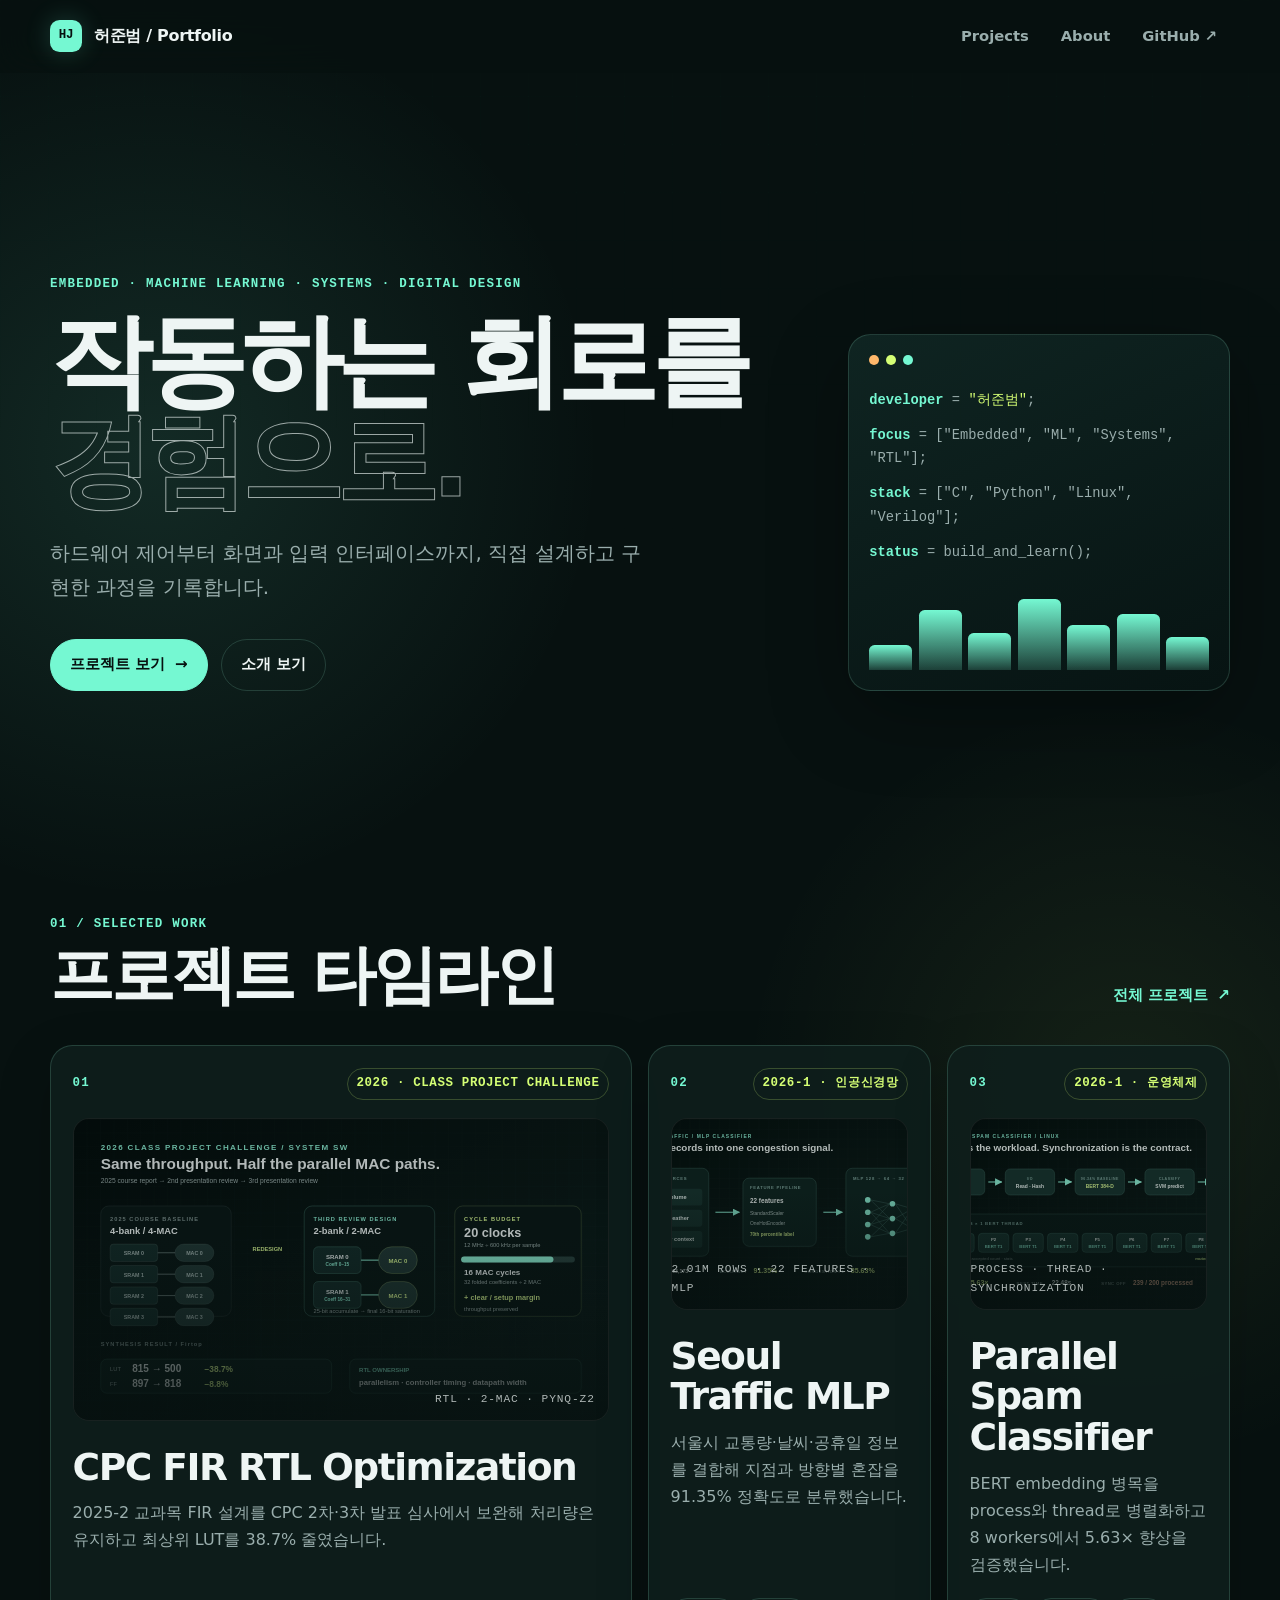
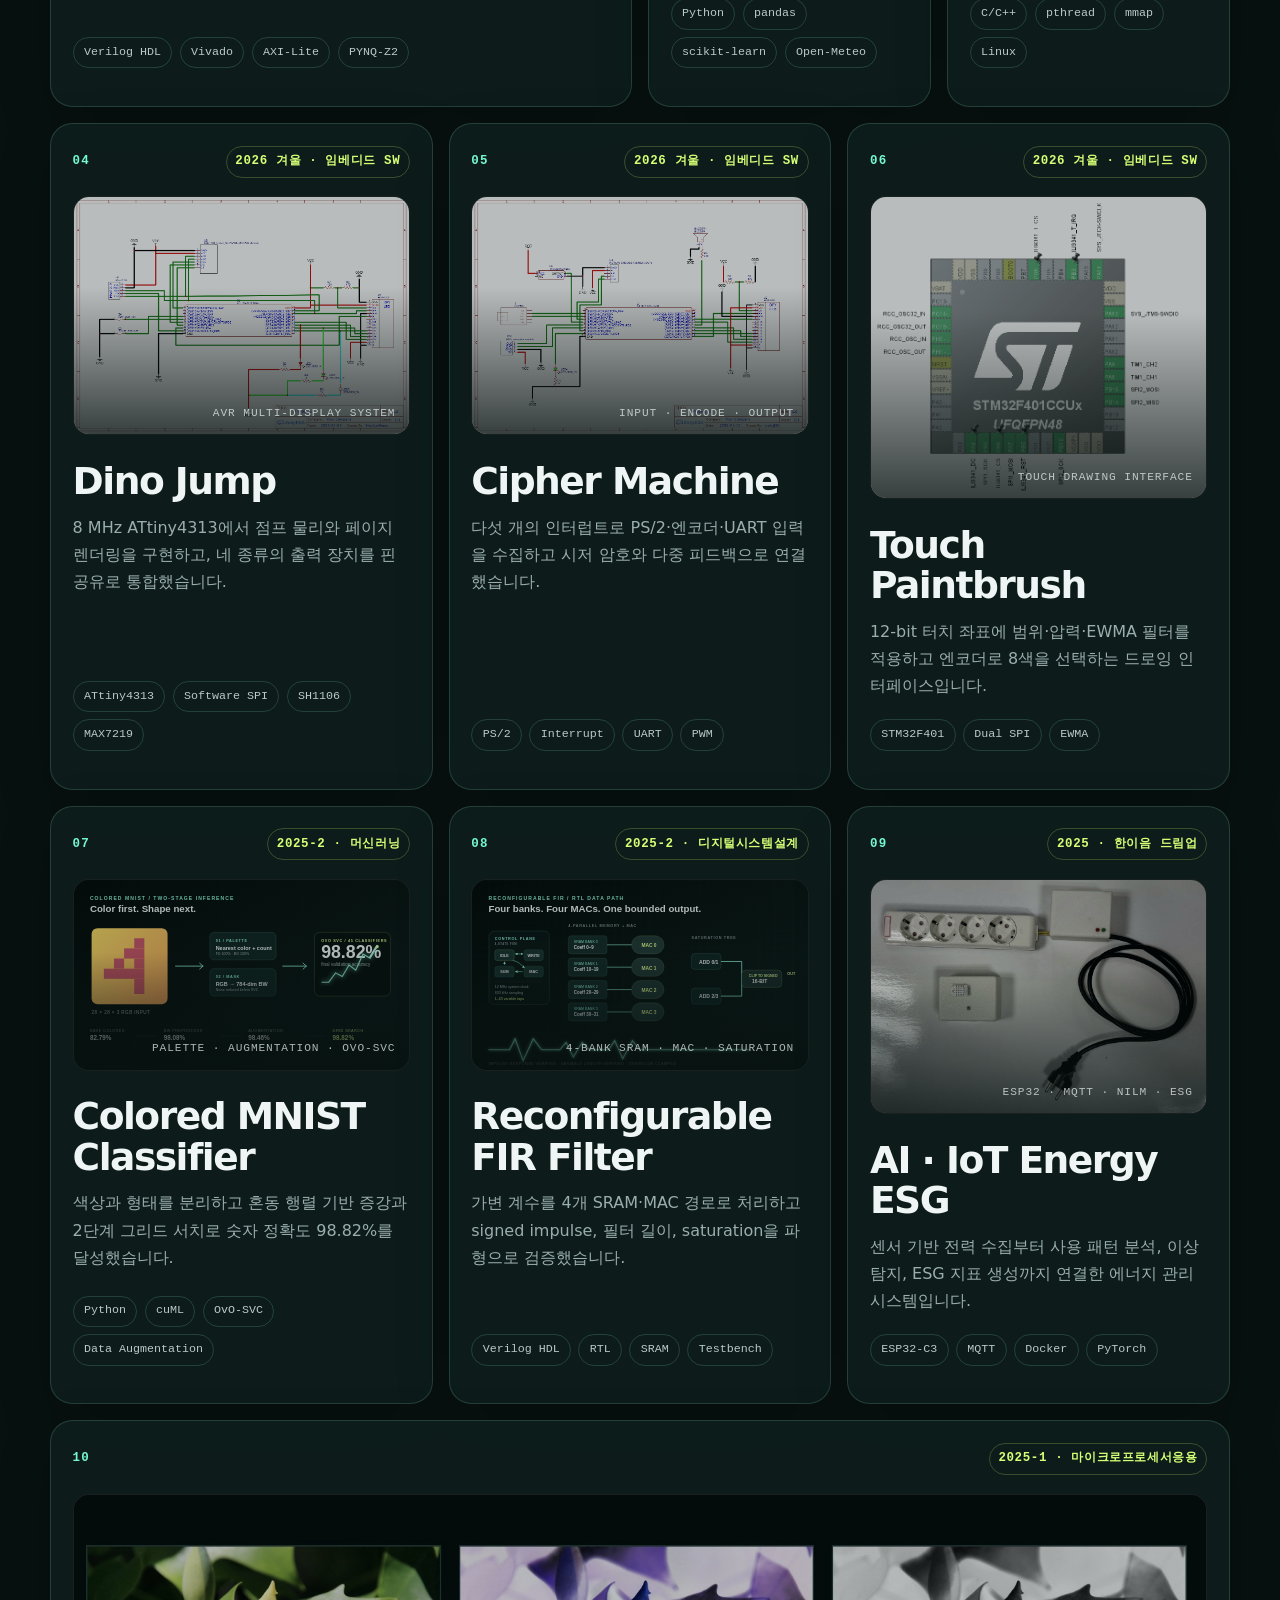
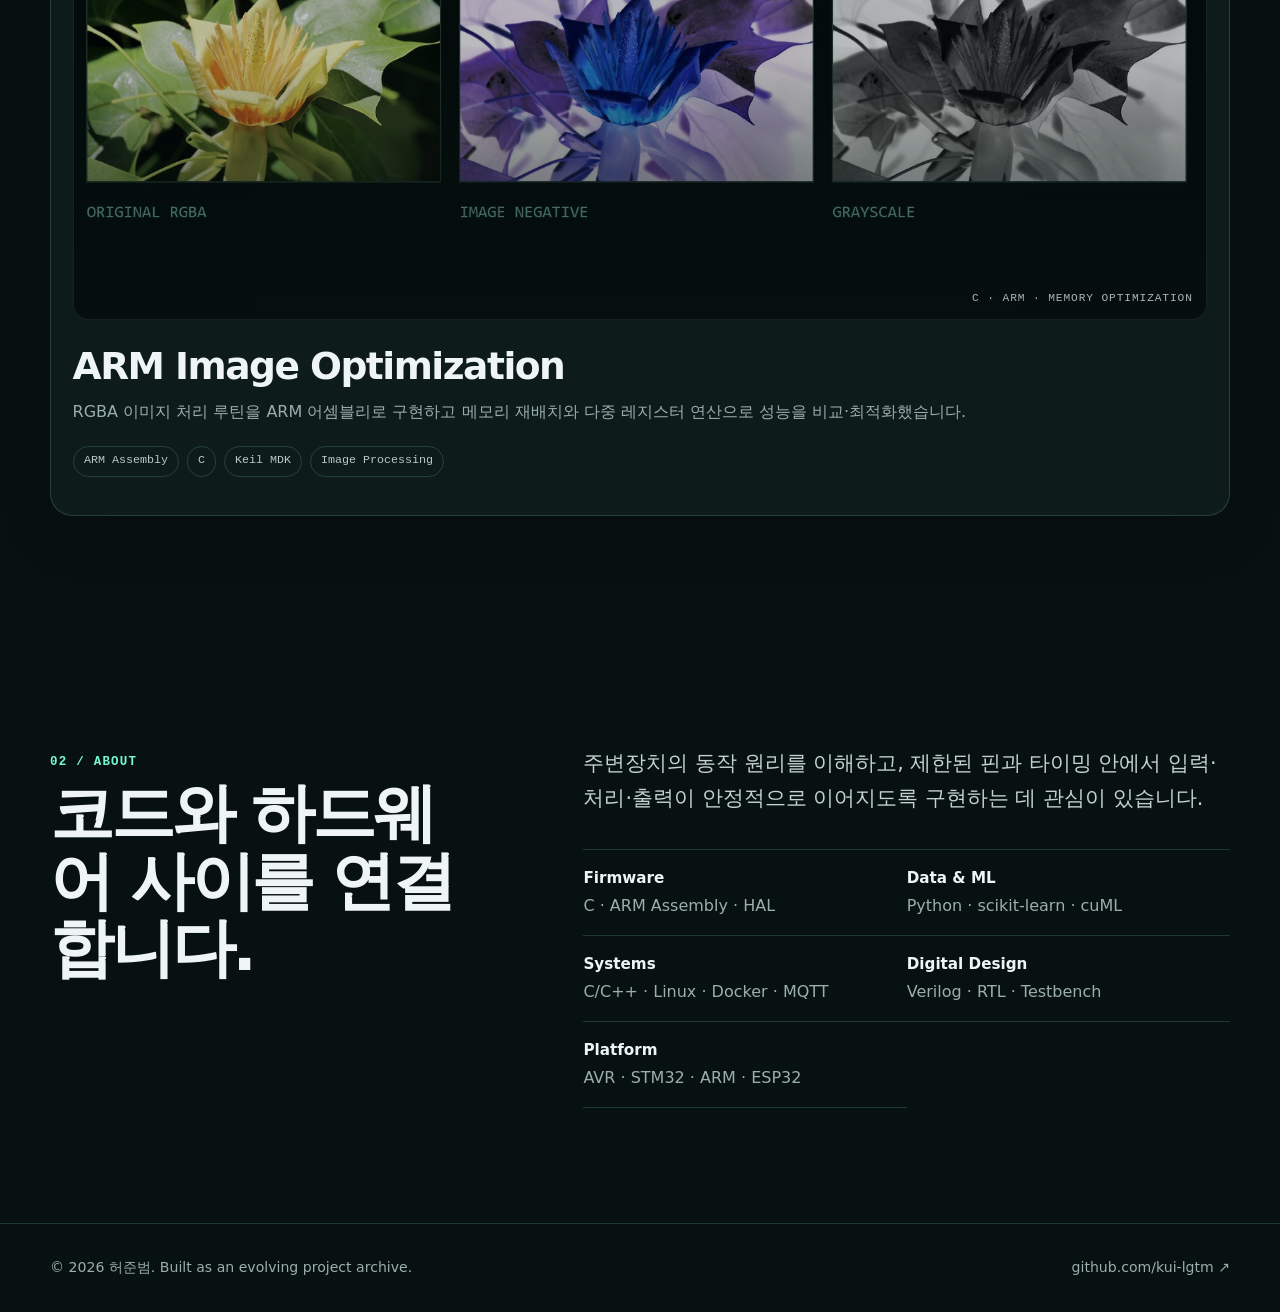
<file: index.html>
<!doctype html>
<html lang="ko">
  <head>
    <meta charset="utf-8" />
    <meta name="viewport" content="width=device-width, initial-scale=1" />
    <meta name="description" content="허준범의 임베디드 시스템·머신러닝·운영체제·디지털 설계 프로젝트 포트폴리오" />
    <meta name="theme-color" content="#071110" />
    <title>허준범 — Embedded & Software Portfolio</title>
    <link rel="icon" type="image/svg+xml" href="data:image/svg+xml,%3Csvg xmlns='http://www.w3.org/2000/svg' viewBox='0 0 64 64'%3E%3Crect width='64' height='64' rx='16' fill='%23071110'/%3E%3Cpath d='M17 32h10m10 0h10M32 17v10m0 10v10' stroke='%2375f8d2' stroke-width='6' stroke-linecap='round'/%3E%3Ccircle cx='32' cy='32' r='8' fill='%23d5ff75'/%3E%3C/svg%3E" />
    <link rel="stylesheet" href="/assets/style.css" />
    <script src="/assets/main.js" defer></script>
  </head>
  <body>
    <a class="skip-link" href="#main">본문으로 건너뛰기</a>
    <header class="site-header">
      <nav class="nav shell" aria-label="주요 메뉴">
        <a class="brand" href="/" aria-current="page">
          <span class="brand-mark">HJ</span>
          <span>허준범 / Portfolio</span>
        </a>
        <ul class="nav-links">
          <li><a href="/projects/">Projects</a></li>
          <li><a href="#about">About</a></li>
          <li><a href="https://github.com/kui-lgtm" target="_blank" rel="noreferrer">GitHub ↗</a></li>
        </ul>
      </nav>
    </header>

    <main id="main">
      <section class="hero shell">
        <div class="hero-copy" data-reveal>
          <p class="eyebrow">Embedded · Machine learning · Systems · Digital design</p>
          <h1>작동하는 회로를 <span>경험으로.</span></h1>
          <p>하드웨어 제어부터 화면과 입력 인터페이스까지, 직접 설계하고 구현한 과정을 기록합니다.</p>
          <div class="hero-actions">
            <a class="button" href="/projects/">프로젝트 보기 <span aria-hidden="true">→</span></a>
            <a class="button secondary" href="#about">소개 보기</a>
          </div>
        </div>

        <aside class="hero-console" aria-label="기술 스택 요약" data-reveal>
          <div class="console-bar" aria-hidden="true"><i></i><i></i><i></i></div>
          <div class="console-code">
            <span><strong>developer</strong> = <em>"허준범"</em>;</span>
            <span><strong>focus</strong> = ["Embedded", "ML", "Systems", "RTL"];</span>
            <span><strong>stack</strong> = ["C", "Python", "Linux", "Verilog"];</span>
            <span><strong>status</strong> = build_and_learn();</span>
          </div>
          <div class="signal" aria-hidden="true">
            <span style="--h: 32%"></span><span style="--h: 78%"></span><span style="--h: 48%"></span>
            <span style="--h: 92%"></span><span style="--h: 58%"></span><span style="--h: 72%"></span><span style="--h: 42%"></span>
          </div>
        </aside>
      </section>

      <section class="section shell" aria-labelledby="featured-title">
        <div class="section-heading" data-reveal>
          <div>
            <span class="section-index">01 / Selected work</span>
            <h2 id="featured-title">프로젝트 타임라인</h2>
          </div>
          <a class="text-link" href="/projects/">전체 프로젝트</a>
        </div>

        <div class="project-grid">
          <a class="project-card project-card-featured" href="/projects/cpc-fir-optimization/" data-reveal>
            <div class="card-top"><span class="project-no">01</span><span class="status">2026 · Class Project Challenge</span></div>
            <div class="project-visual">
              <img src="/assets/images/cpc-fir-optimization.svg" alt="4-bank 4-MAC FIR 필터를 2-bank 2-MAC으로 줄인 RTL 최적화 구조" />
              <span class="visual-label">RTL · 2-MAC · PYNQ-Z2</span>
            </div>
            <h3>CPC FIR RTL Optimization</h3>
            <p>2025-2 교과목 FIR 설계를 CPC 2차·3차 발표 심사에서 보완해 처리량은 유지하고 최상위 LUT를 38.7% 줄였습니다.</p>
            <ul class="tags" aria-label="사용 기술"><li>Verilog HDL</li><li>Vivado</li><li>AXI-Lite</li><li>PYNQ-Z2</li></ul>
          </a>

          <a class="project-card project-card-compact" href="/projects/seoul-traffic-mlp/" data-reveal>
            <div class="card-top"><span class="project-no">02</span><span class="status">2026-1 · 인공신경망</span></div>
            <div class="project-visual">
              <img src="/assets/images/seoul-traffic-mlp.svg" alt="교통량과 날씨를 결합한 MLP 혼잡 예측 파이프라인" />
              <span class="visual-label">2.01M rows · 22 features · MLP</span>
            </div>
            <h3>Seoul Traffic MLP</h3>
            <p>서울시 교통량·날씨·공휴일 정보를 결합해 지점과 방향별 혼잡을 91.35% 정확도로 분류했습니다.</p>
            <ul class="tags" aria-label="사용 기술"><li>Python</li><li>pandas</li><li>scikit-learn</li><li>Open-Meteo</li></ul>
          </a>

          <a class="project-card project-card-compact" href="/projects/parallel-spam-classifier/" data-reveal>
            <div class="card-top"><span class="project-no">03</span><span class="status">2026-1 · 운영체제</span></div>
            <div class="project-visual">
              <img src="/assets/images/parallel-spam-classifier.svg" alt="BERT와 SVM 스팸 분류기의 process 및 thread 병렬 구조" />
              <span class="visual-label">Process · Thread · Synchronization</span>
            </div>
            <h3>Parallel Spam Classifier</h3>
            <p>BERT embedding 병목을 process와 thread로 병렬화하고 8 workers에서 5.63× 향상을 검증했습니다.</p>
            <ul class="tags" aria-label="사용 기술"><li>C/C++</li><li>pthread</li><li>mmap</li><li>Linux</li></ul>
          </a>

          <a class="project-card project-card-third" href="/projects/dino-jump/" data-reveal>
            <div class="card-top"><span class="project-no">04</span><span class="status">2026 겨울 · 임베디드 SW</span></div>
            <div class="project-visual">
              <img src="/assets/images/dino-circuit.png" alt="Dino Jump 프로젝트 회로 구성도" />
              <span class="visual-label">AVR multi-display system</span>
            </div>
            <h3>Dino Jump</h3>
            <p>8 MHz ATtiny4313에서 점프 물리와 페이지 렌더링을 구현하고, 네 종류의 출력 장치를 핀 공유로 통합했습니다.</p>
            <ul class="tags" aria-label="사용 기술"><li>ATtiny4313</li><li>Software SPI</li><li>SH1106</li><li>MAX7219</li></ul>
          </a>

          <a class="project-card project-card-third" href="/projects/cipher-machine/" data-reveal>
            <div class="card-top"><span class="project-no">05</span><span class="status">2026 겨울 · 임베디드 SW</span></div>
            <div class="project-visual">
              <img src="/assets/images/cipher-circuit.png" alt="Cipher Machine 프로젝트 회로 구성도" />
              <span class="visual-label">Input · Encode · Output</span>
            </div>
            <h3>Cipher Machine</h3>
            <p>다섯 개의 인터럽트로 PS/2·엔코더·UART 입력을 수집하고 시저 암호와 다중 피드백으로 연결했습니다.</p>
            <ul class="tags" aria-label="사용 기술"><li>PS/2</li><li>Interrupt</li><li>UART</li><li>PWM</li></ul>
          </a>

          <a class="project-card project-card-third" href="/projects/touch-paintbrush/" data-reveal>
            <div class="card-top"><span class="project-no">06</span><span class="status">2026 겨울 · 임베디드 SW</span></div>
            <div class="project-visual">
              <img src="/assets/images/touch-paintbrush.png" alt="Touch Paintbrush 프로젝트 화면과 회로 구성" />
              <span class="visual-label">Touch drawing interface</span>
            </div>
            <h3>Touch Paintbrush</h3>
            <p>12-bit 터치 좌표에 범위·압력·EWMA 필터를 적용하고 엔코더로 8색을 선택하는 드로잉 인터페이스입니다.</p>
            <ul class="tags" aria-label="사용 기술"><li>STM32F401</li><li>Dual SPI</li><li>EWMA</li></ul>
          </a>

          <a class="project-card project-card-third" href="/projects/colored-mnist-classifier/" data-reveal>
            <div class="card-top"><span class="project-no">07</span><span class="status">2025-2 · 머신러닝</span></div>
            <div class="project-visual">
              <img src="/assets/images/colored-mnist-classifier.svg" alt="Colored MNIST의 색상 분리와 숫자 분류 파이프라인" />
              <span class="visual-label">Palette · Augmentation · OvO-SVC</span>
            </div>
            <h3>Colored MNIST Classifier</h3>
            <p>색상과 형태를 분리하고 혼동 행렬 기반 증강과 2단계 그리드 서치로 숫자 정확도 98.82%를 달성했습니다.</p>
            <ul class="tags" aria-label="사용 기술"><li>Python</li><li>cuML</li><li>OvO-SVC</li><li>Data Augmentation</li></ul>
          </a>

          <a class="project-card project-card-third" href="/projects/reconfigurable-fir-filter/" data-reveal>
            <div class="card-top"><span class="project-no">08</span><span class="status">2025-2 · 디지털시스템설계</span></div>
            <div class="project-visual">
              <img src="/assets/images/reconfigurable-fir-filter.svg" alt="4-Parallel SRAM과 MAC 기반 재구성 가능 FIR 필터 구조" />
              <span class="visual-label">4-bank SRAM · MAC · Saturation</span>
            </div>
            <h3>Reconfigurable FIR Filter</h3>
            <p>가변 계수를 4개 SRAM·MAC 경로로 처리하고 signed impulse, 필터 길이, saturation을 파형으로 검증했습니다.</p>
            <ul class="tags" aria-label="사용 기술"><li>Verilog HDL</li><li>RTL</li><li>SRAM</li><li>Testbench</li></ul>
          </a>

          <a class="project-card project-card-third" href="/projects/ai-iot-energy-esg/" data-reveal>
            <div class="card-top"><span class="project-no">09</span><span class="status">2025 · 한이음 드림업</span></div>
            <div class="project-visual">
              <img src="/assets/images/hani-iot-energy.jpg" alt="전력 제어 멀티탭과 센서 모듈로 구성한 IoT 에너지 관리 장치" />
              <span class="visual-label">ESP32 · MQTT · NILM · ESG</span>
            </div>
            <h3>AI · IoT Energy ESG</h3>
            <p>센서 기반 전력 수집부터 사용 패턴 분석, 이상 탐지, ESG 지표 생성까지 연결한 에너지 관리 시스템입니다.</p>
            <ul class="tags" aria-label="사용 기술"><li>ESP32-C3</li><li>MQTT</li><li>Docker</li><li>PyTorch</li></ul>
          </a>

          <a class="project-card project-card-wide" href="/projects/arm-image-optimization/" data-reveal>
            <div class="card-top"><span class="project-no">10</span><span class="status">2025-1 · 마이크로프로세서응용</span></div>
            <div class="project-visual">
              <img src="/assets/images/arm-image-optimization.jpg" alt="RGBA 원본을 반전 이미지와 그레이스케일로 변환한 결과" />
              <span class="visual-label">C · ARM · Memory optimization</span>
            </div>
            <h3>ARM Image Optimization</h3>
            <p>RGBA 이미지 처리 루틴을 ARM 어셈블리로 구현하고 메모리 재배치와 다중 레지스터 연산으로 성능을 비교·최적화했습니다.</p>
            <ul class="tags" aria-label="사용 기술"><li>ARM Assembly</li><li>C</li><li>Keil MDK</li><li>Image Processing</li></ul>
          </a>
        </div>
      </section>

      <section class="section shell" id="about" aria-labelledby="about-title">
        <div class="about-grid">
          <div data-reveal>
            <span class="section-index">02 / About</span>
            <h2 id="about-title">코드와 하드웨어 사이를 연결합니다.</h2>
          </div>
          <div class="about-copy" data-reveal>
            <p>주변장치의 동작 원리를 이해하고, 제한된 핀과 타이밍 안에서 입력·처리·출력이 안정적으로 이어지도록 구현하는 데 관심이 있습니다.</p>
            <ul class="skill-list">
              <li><strong>Firmware</strong> C · ARM Assembly · HAL</li>
              <li><strong>Data & ML</strong> Python · scikit-learn · cuML</li>
              <li><strong>Systems</strong> C/C++ · Linux · Docker · MQTT</li>
              <li><strong>Digital Design</strong> Verilog · RTL · Testbench</li>
              <li><strong>Platform</strong> AVR · STM32 · ARM · ESP32</li>
            </ul>
          </div>
        </div>
      </section>

    </main>

    <footer class="site-footer">
      <div class="footer-inner shell">
        <span>© <span data-year></span> 허준범. Built as an evolving project archive.</span>
        <a href="https://github.com/kui-lgtm" target="_blank" rel="noreferrer">github.com/kui-lgtm ↗</a>
      </div>
    </footer>
  </body>
</html>
</file>
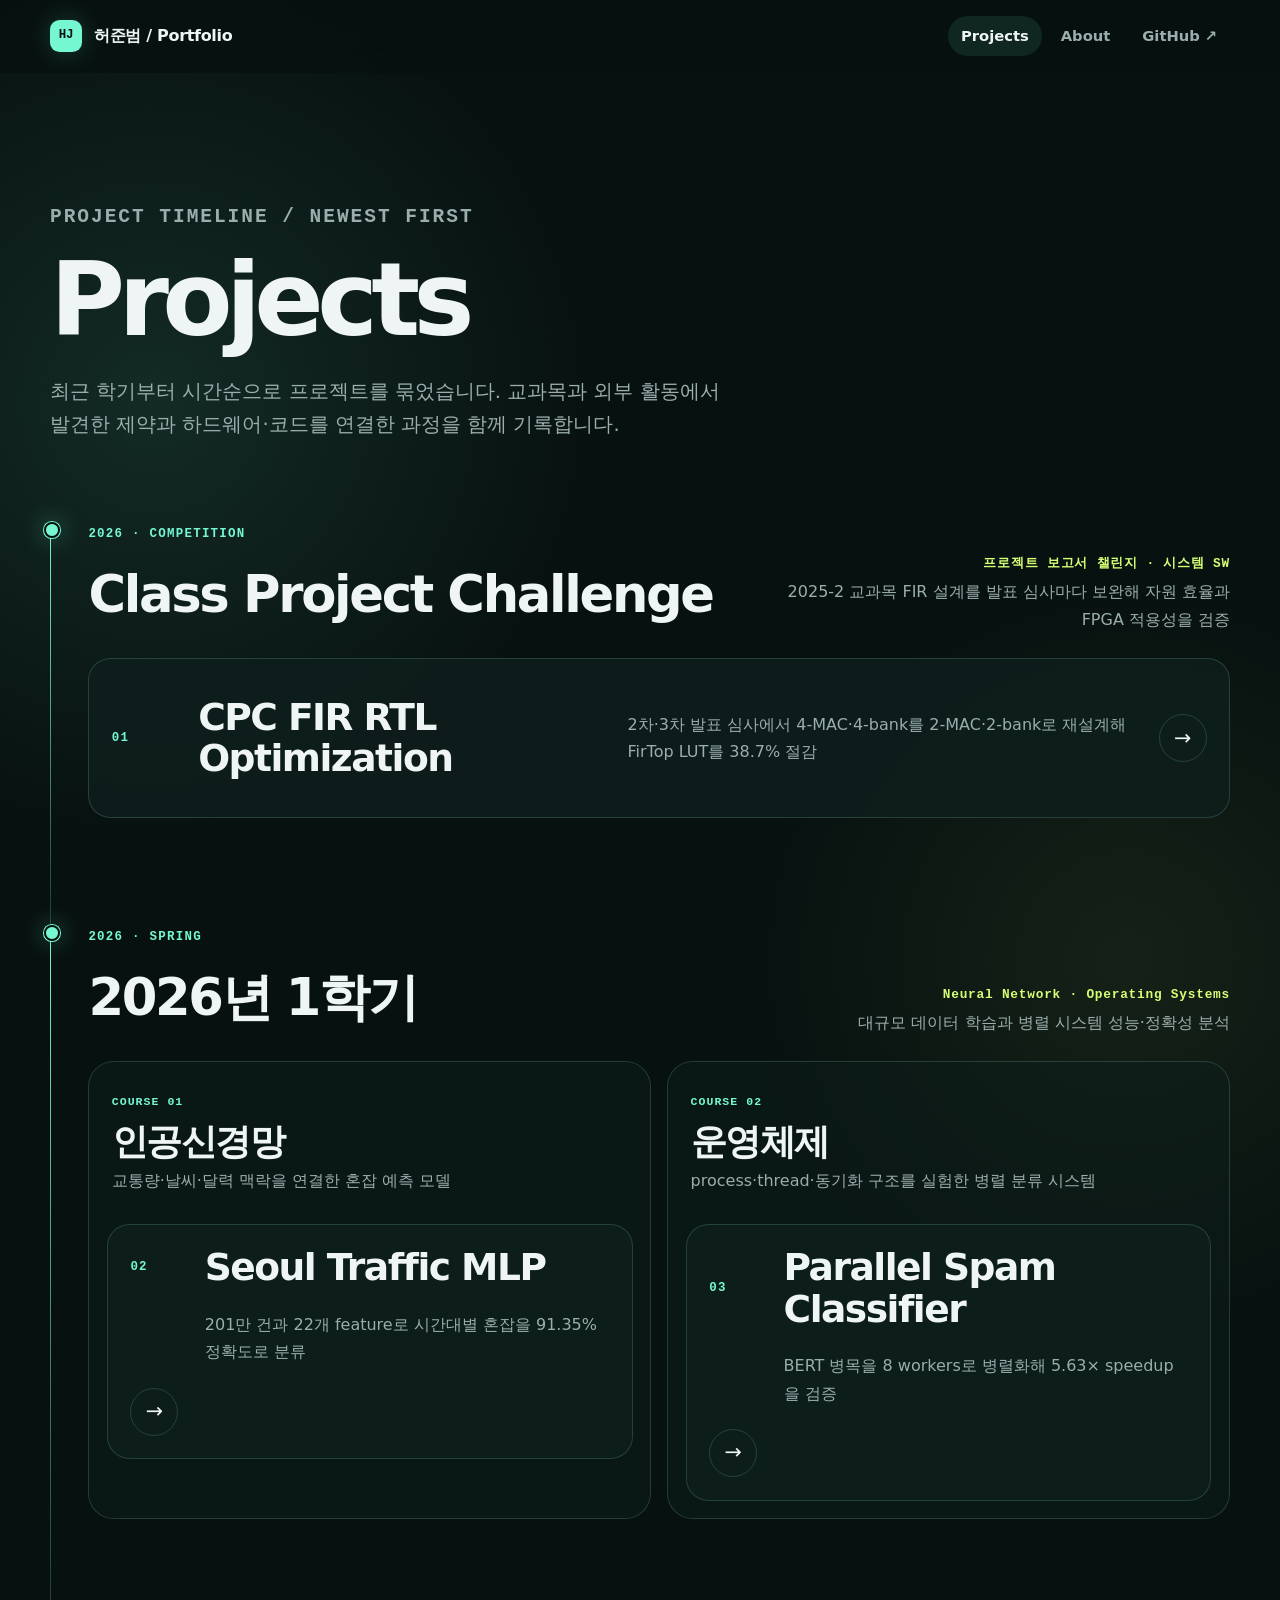
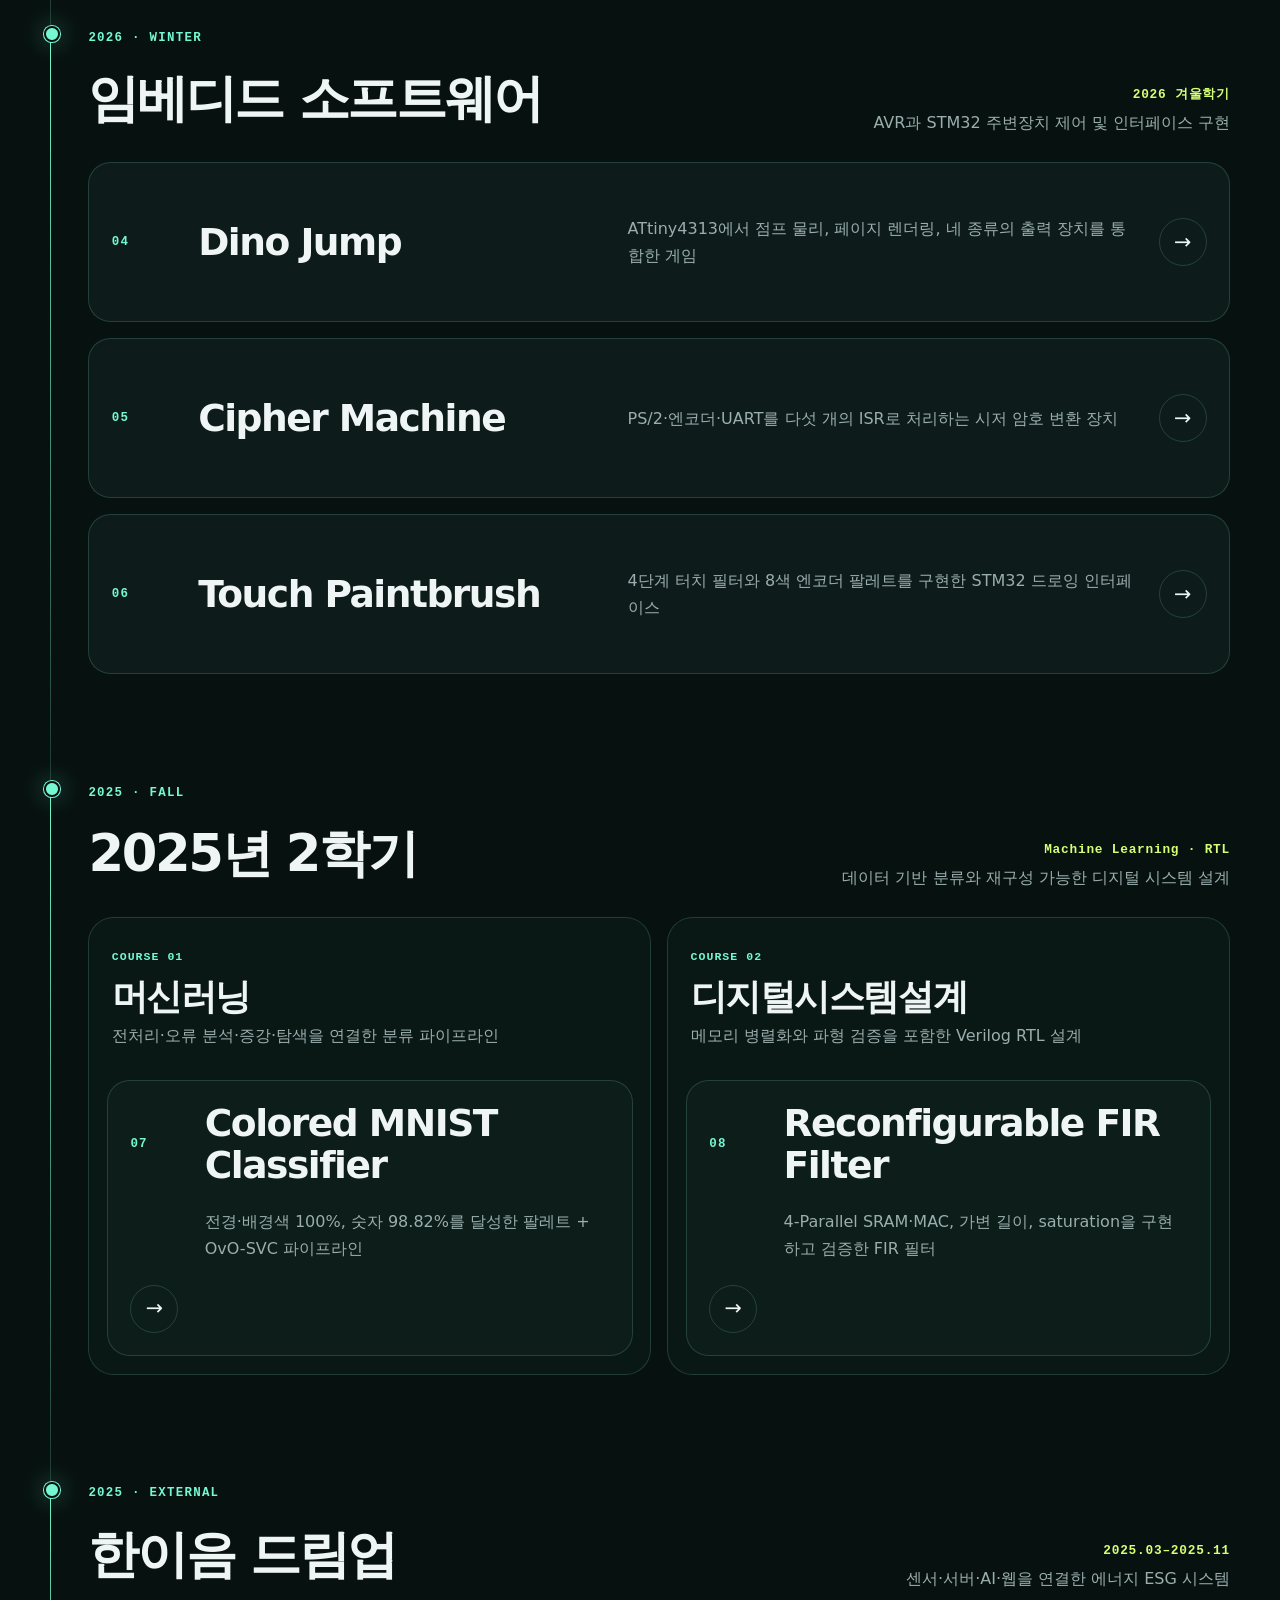
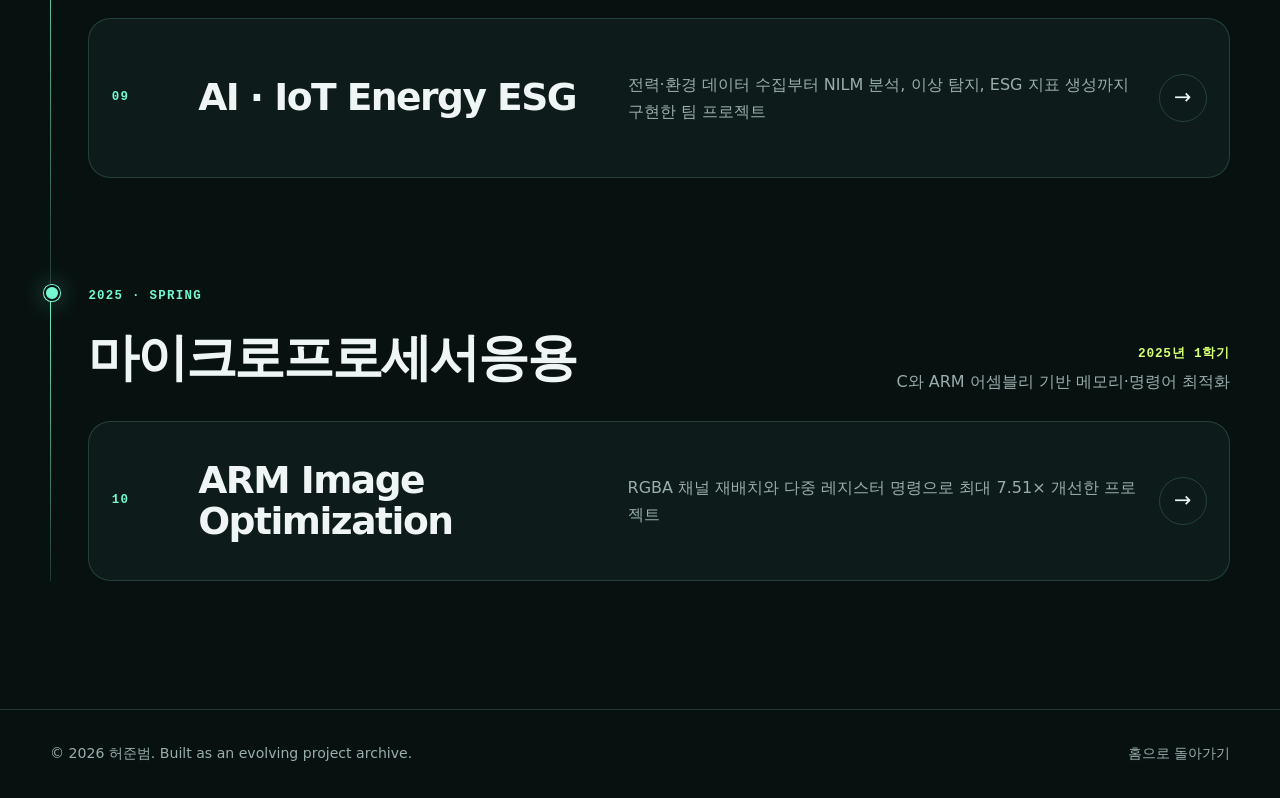
<file: projects/index.html>
<!doctype html>
<html lang="ko">
  <head>
    <meta charset="utf-8" />
    <meta name="viewport" content="width=device-width, initial-scale=1" />
    <meta name="description" content="허준범의 임베디드 시스템·소프트웨어 프로젝트 목록" />
    <meta name="theme-color" content="#071110" />
    <title>Projects — 허준범 Portfolio</title>
    <link rel="icon" type="image/svg+xml" href="data:image/svg+xml,%3Csvg xmlns='http://www.w3.org/2000/svg' viewBox='0 0 64 64'%3E%3Crect width='64' height='64' rx='16' fill='%23071110'/%3E%3Cpath d='M17 32h10m10 0h10M32 17v10m0 10v10' stroke='%2375f8d2' stroke-width='6' stroke-linecap='round'/%3E%3Ccircle cx='32' cy='32' r='8' fill='%23d5ff75'/%3E%3C/svg%3E" />
    <link rel="stylesheet" href="/assets/style.css" />
    <script src="/assets/main.js" defer></script>
  </head>
  <body>
    <a class="skip-link" href="#main">본문으로 건너뛰기</a>
    <header class="site-header">
      <nav class="nav shell" aria-label="주요 메뉴">
        <a class="brand" href="/"><span class="brand-mark">HJ</span><span>허준범 / Portfolio</span></a>
        <ul class="nav-links">
          <li><a href="/projects/" aria-current="page">Projects</a></li>
          <li><a href="/#about">About</a></li>
          <li><a href="https://github.com/kui-lgtm" target="_blank" rel="noreferrer">GitHub ↗</a></li>
        </ul>
      </nav>
    </header>

    <main id="main" class="shell">
      <header class="page-hero" data-reveal>
        <p class="eyebrow">Project timeline / Newest first</p>
        <h1>Projects</h1>
        <p>최근 학기부터 시간순으로 프로젝트를 묶었습니다. 교과목과 외부 활동에서 발견한 제약과 하드웨어·코드를 연결한 과정을 함께 기록합니다.</p>
      </header>

      <section class="course-groups" aria-label="과목별 프로젝트 목록">
        <section class="course-group" aria-labelledby="cpc-2026">
          <header class="course-heading" data-reveal>
            <div><span class="section-index">2026 · Competition</span><h2 id="cpc-2026">Class Project Challenge</h2></div>
            <div class="course-summary"><strong>프로젝트 보고서 챌린지 · 시스템 SW</strong><p>2025-2 교과목 FIR 설계를 발표 심사마다 보완해 자원 효율과 FPGA 적용성을 검증</p></div>
          </header>
          <div class="work-list">
            <a class="work-row" href="/projects/cpc-fir-optimization/" data-reveal>
              <span class="project-no">01</span>
              <h3>CPC FIR RTL Optimization</h3>
              <p>2차·3차 발표 심사에서 4-MAC·4-bank를 2-MAC·2-bank로 재설계해 FirTop LUT를 38.7% 절감</p>
              <span class="row-arrow" aria-hidden="true">→</span>
            </a>
          </div>
        </section>

        <section class="course-group" aria-labelledby="spring-2026">
          <header class="course-heading" data-reveal>
            <div><span class="section-index">2026 · Spring</span><h2 id="spring-2026">2026년 1학기</h2></div>
            <div class="course-summary"><strong>Neural Network · Operating Systems</strong><p>대규모 데이터 학습과 병렬 시스템 성능·정확성 분석</p></div>
          </header>
          <div class="semester-course-grid">
            <section class="semester-course" aria-labelledby="neural-network-course" data-reveal>
              <header class="semester-course-title"><span>Course 01</span><h3 id="neural-network-course">인공신경망</h3><p>교통량·날씨·달력 맥락을 연결한 혼잡 예측 모델</p></header>
              <div class="work-list"><a class="work-row" href="/projects/seoul-traffic-mlp/"><span class="project-no">02</span><h3>Seoul Traffic MLP</h3><p>201만 건과 22개 feature로 시간대별 혼잡을 91.35% 정확도로 분류</p><span class="row-arrow" aria-hidden="true">→</span></a></div>
            </section>
            <section class="semester-course" aria-labelledby="operating-systems-course" data-reveal>
              <header class="semester-course-title"><span>Course 02</span><h3 id="operating-systems-course">운영체제</h3><p>process·thread·동기화 구조를 실험한 병렬 분류 시스템</p></header>
              <div class="work-list"><a class="work-row" href="/projects/parallel-spam-classifier/"><span class="project-no">03</span><h3>Parallel Spam Classifier</h3><p>BERT 병목을 8 workers로 병렬화해 5.63× speedup을 검증</p><span class="row-arrow" aria-hidden="true">→</span></a></div>
            </section>
          </div>
        </section>

        <section class="course-group" aria-labelledby="embedded-course">
          <header class="course-heading" data-reveal>
            <div><span class="section-index">2026 · Winter</span><h2 id="embedded-course">임베디드 소프트웨어</h2></div>
            <div class="course-summary"><strong>2026 겨울학기</strong><p>AVR과 STM32 주변장치 제어 및 인터페이스 구현</p></div>
          </header>
          <div class="work-list">
            <a class="work-row" href="/projects/dino-jump/" data-reveal>
              <span class="project-no">04</span>
              <h3>Dino Jump</h3>
              <p>ATtiny4313에서 점프 물리, 페이지 렌더링, 네 종류의 출력 장치를 통합한 게임</p>
              <span class="row-arrow" aria-hidden="true">→</span>
            </a>
            <a class="work-row" href="/projects/cipher-machine/" data-reveal>
              <span class="project-no">05</span>
              <h3>Cipher Machine</h3>
              <p>PS/2·엔코더·UART를 다섯 개의 ISR로 처리하는 시저 암호 변환 장치</p>
              <span class="row-arrow" aria-hidden="true">→</span>
            </a>
            <a class="work-row" href="/projects/touch-paintbrush/" data-reveal>
              <span class="project-no">06</span>
              <h3>Touch Paintbrush</h3>
              <p>4단계 터치 필터와 8색 엔코더 팔레트를 구현한 STM32 드로잉 인터페이스</p>
              <span class="row-arrow" aria-hidden="true">→</span>
            </a>
          </div>
        </section>

        <section class="course-group" aria-labelledby="fall-2025">
          <header class="course-heading" data-reveal>
            <div><span class="section-index">2025 · Fall</span><h2 id="fall-2025">2025년 2학기</h2></div>
            <div class="course-summary"><strong>Machine Learning · RTL</strong><p>데이터 기반 분류와 재구성 가능한 디지털 시스템 설계</p></div>
          </header>
          <div class="semester-course-grid">
            <section class="semester-course" aria-labelledby="machine-learning-course" data-reveal>
              <header class="semester-course-title"><span>Course 01</span><h3 id="machine-learning-course">머신러닝</h3><p>전처리·오류 분석·증강·탐색을 연결한 분류 파이프라인</p></header>
              <div class="work-list">
                <a class="work-row" href="/projects/colored-mnist-classifier/">
                  <span class="project-no">07</span>
                  <h3>Colored MNIST Classifier</h3>
                  <p>전경·배경색 100%, 숫자 98.82%를 달성한 팔레트 + OvO-SVC 파이프라인</p>
                  <span class="row-arrow" aria-hidden="true">→</span>
                </a>
              </div>
            </section>
            <section class="semester-course" aria-labelledby="digital-system-course" data-reveal>
              <header class="semester-course-title"><span>Course 02</span><h3 id="digital-system-course">디지털시스템설계</h3><p>메모리 병렬화와 파형 검증을 포함한 Verilog RTL 설계</p></header>
              <div class="work-list">
                <a class="work-row" href="/projects/reconfigurable-fir-filter/">
                  <span class="project-no">08</span>
                  <h3>Reconfigurable FIR Filter</h3>
                  <p>4-Parallel SRAM·MAC, 가변 길이, saturation을 구현하고 검증한 FIR 필터</p>
                  <span class="row-arrow" aria-hidden="true">→</span>
                </a>
              </div>
            </section>
          </div>
        </section>

        <section class="course-group" aria-labelledby="hani-2025">
          <header class="course-heading" data-reveal>
            <div><span class="section-index">2025 · External</span><h2 id="hani-2025">한이음 드림업</h2></div>
            <div class="course-summary"><strong>2025.03–2025.11</strong><p>센서·서버·AI·웹을 연결한 에너지 ESG 시스템</p></div>
          </header>
          <div class="work-list">
            <a class="work-row" href="/projects/ai-iot-energy-esg/" data-reveal>
              <span class="project-no">09</span>
              <h3>AI · IoT Energy ESG</h3>
              <p>전력·환경 데이터 수집부터 NILM 분석, 이상 탐지, ESG 지표 생성까지 구현한 팀 프로젝트</p>
              <span class="row-arrow" aria-hidden="true">→</span>
            </a>
          </div>
        </section>

        <section class="course-group" aria-labelledby="microprocessor-course">
          <header class="course-heading" data-reveal>
            <div><span class="section-index">2025 · Spring</span><h2 id="microprocessor-course">마이크로프로세서응용</h2></div>
            <div class="course-summary"><strong>2025년 1학기</strong><p>C와 ARM 어셈블리 기반 메모리·명령어 최적화</p></div>
          </header>
          <div class="work-list">
            <a class="work-row" href="/projects/arm-image-optimization/" data-reveal>
              <span class="project-no">10</span>
              <h3>ARM Image Optimization</h3>
              <p>RGBA 채널 재배치와 다중 레지스터 명령으로 최대 7.51× 개선한 프로젝트</p>
              <span class="row-arrow" aria-hidden="true">→</span>
            </a>
          </div>
        </section>
      </section>
    </main>

    <footer class="site-footer">
      <div class="footer-inner shell">
        <span>© <span data-year></span> 허준범. Built as an evolving project archive.</span>
        <a href="/">홈으로 돌아가기</a>
      </div>
    </footer>
  </body>
</html>
</file>
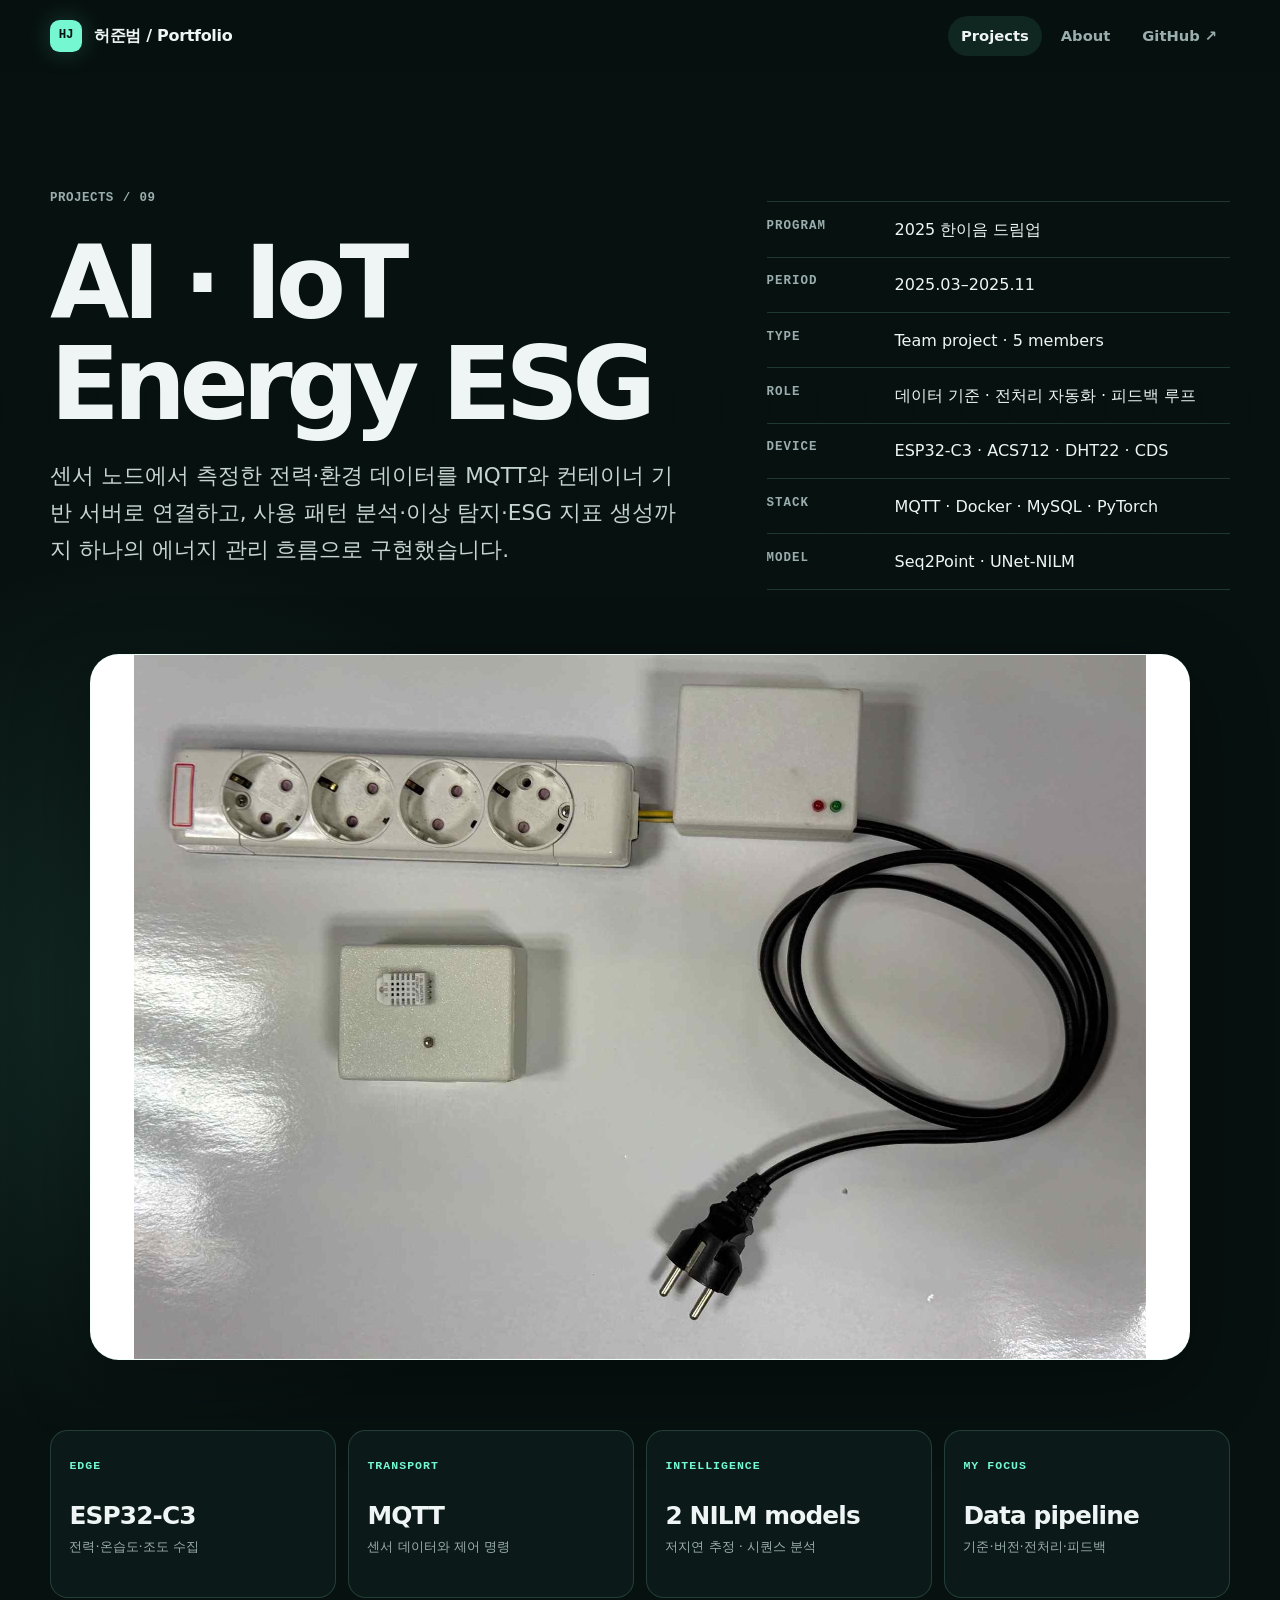
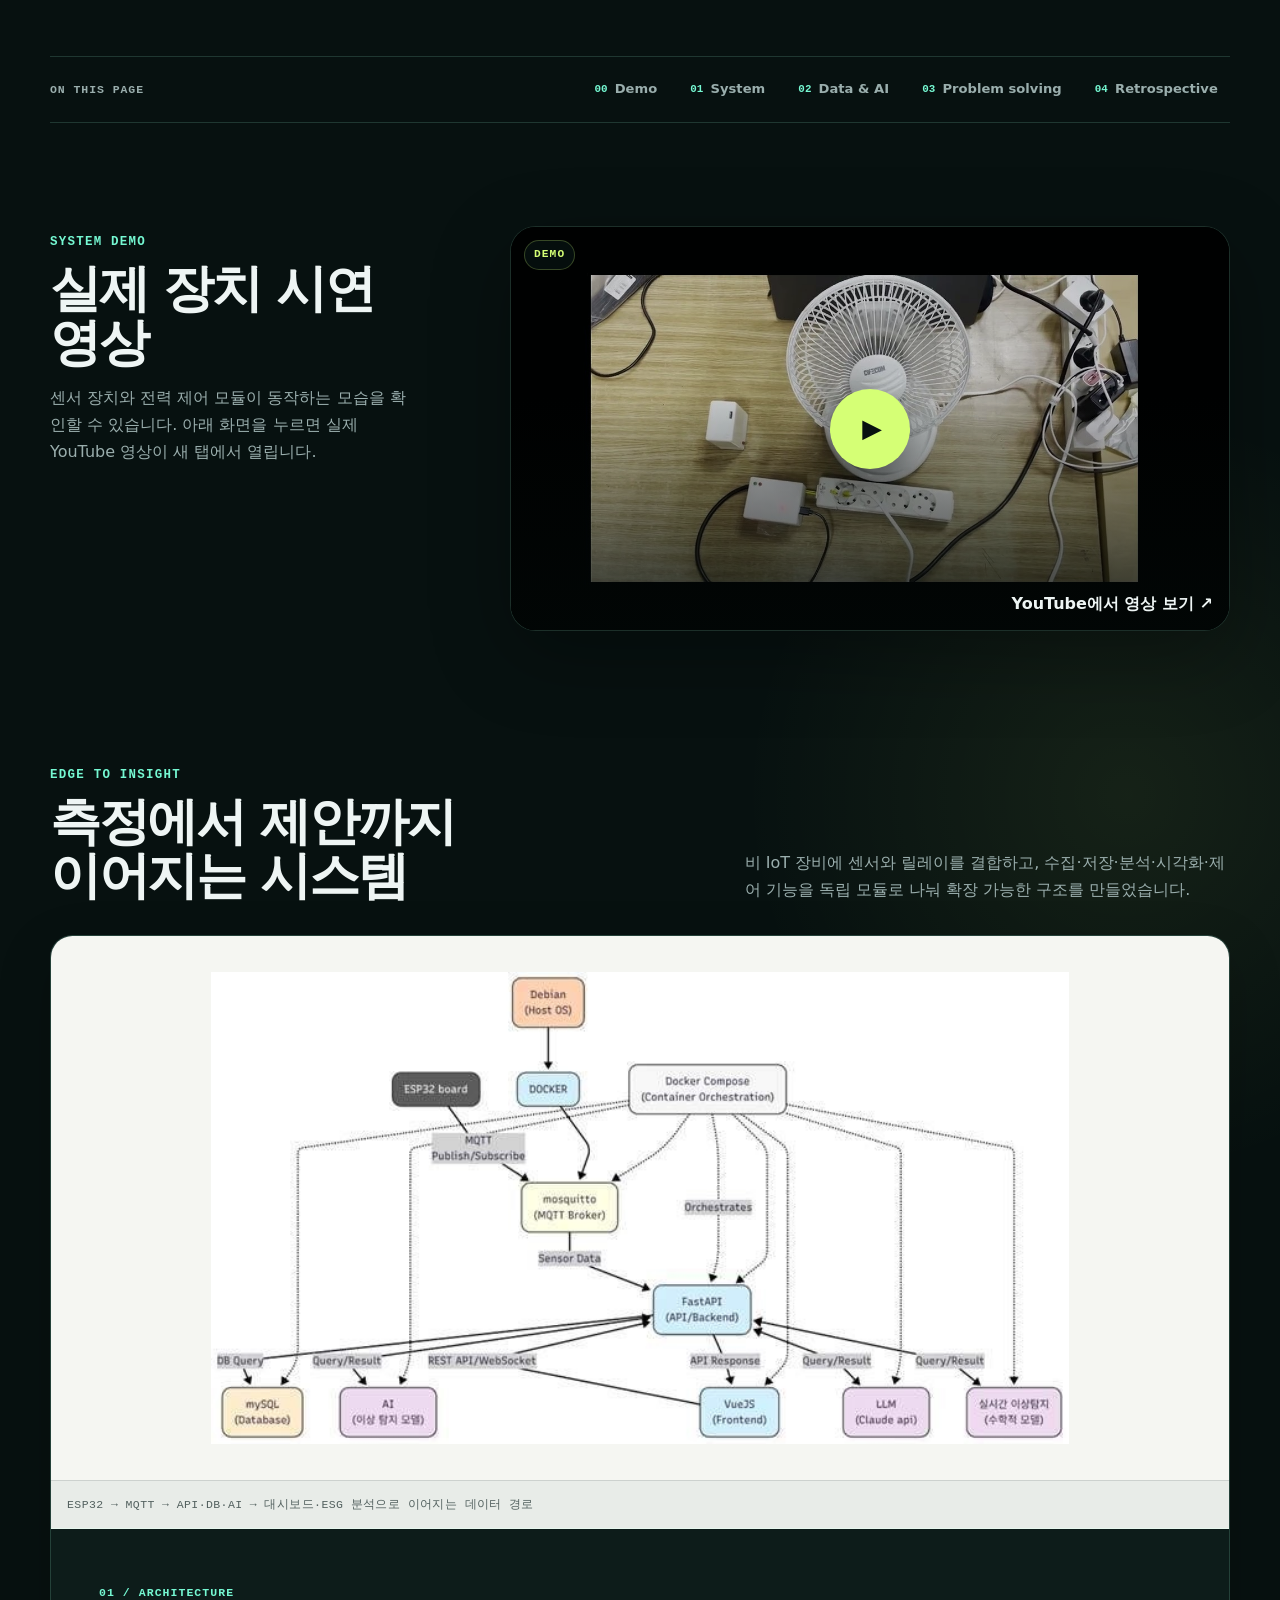
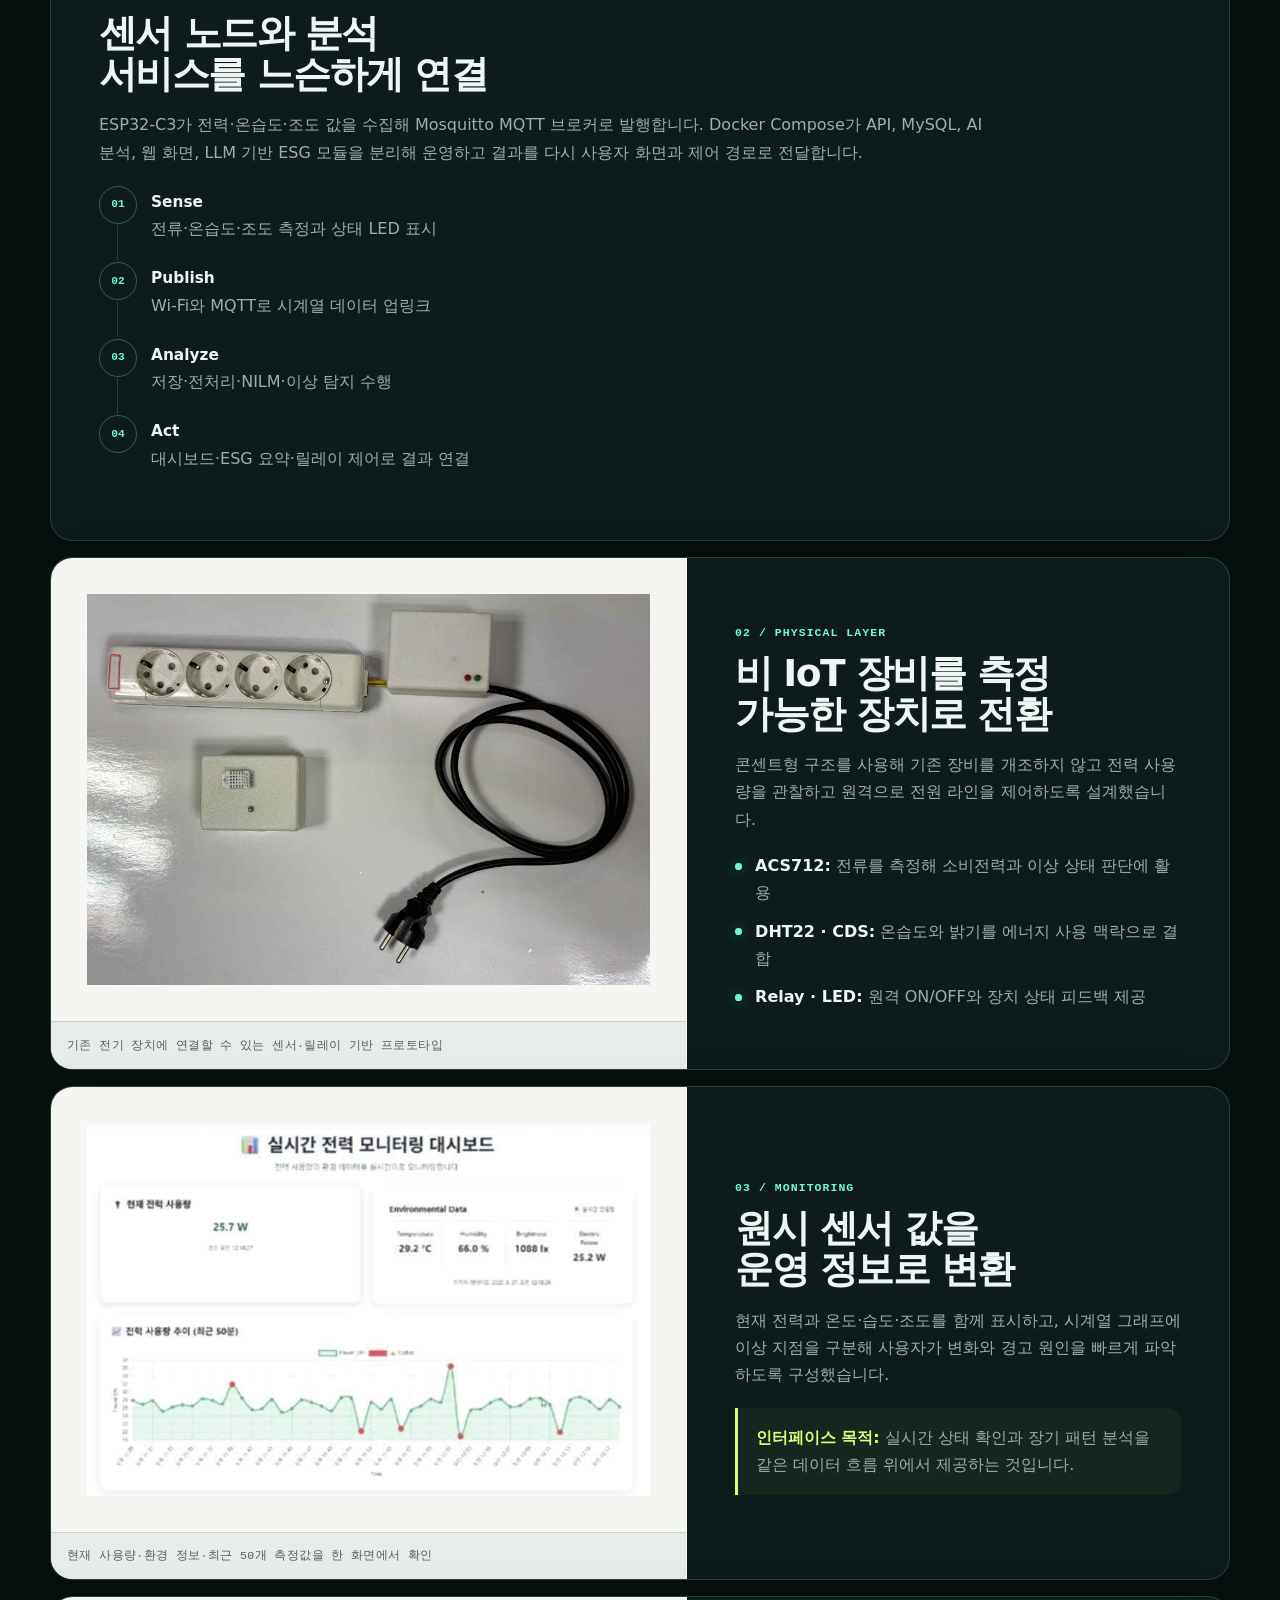
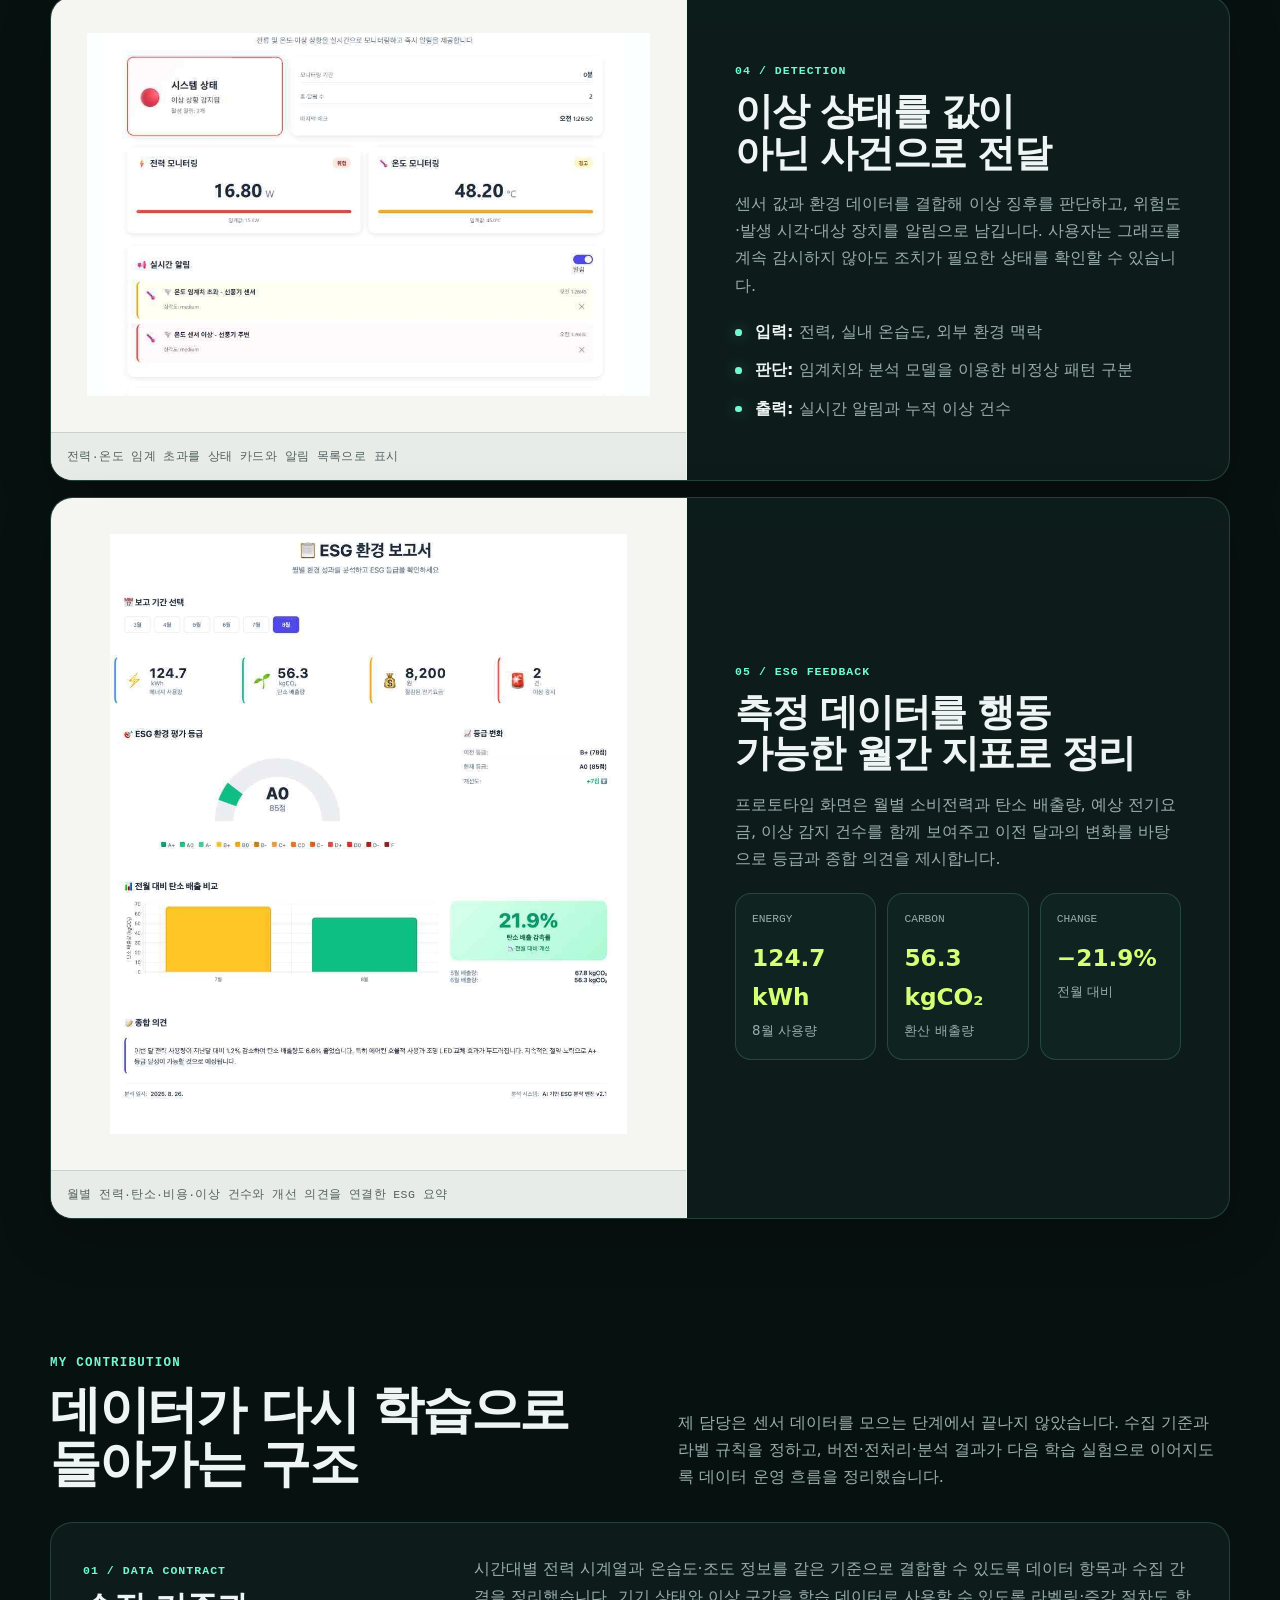
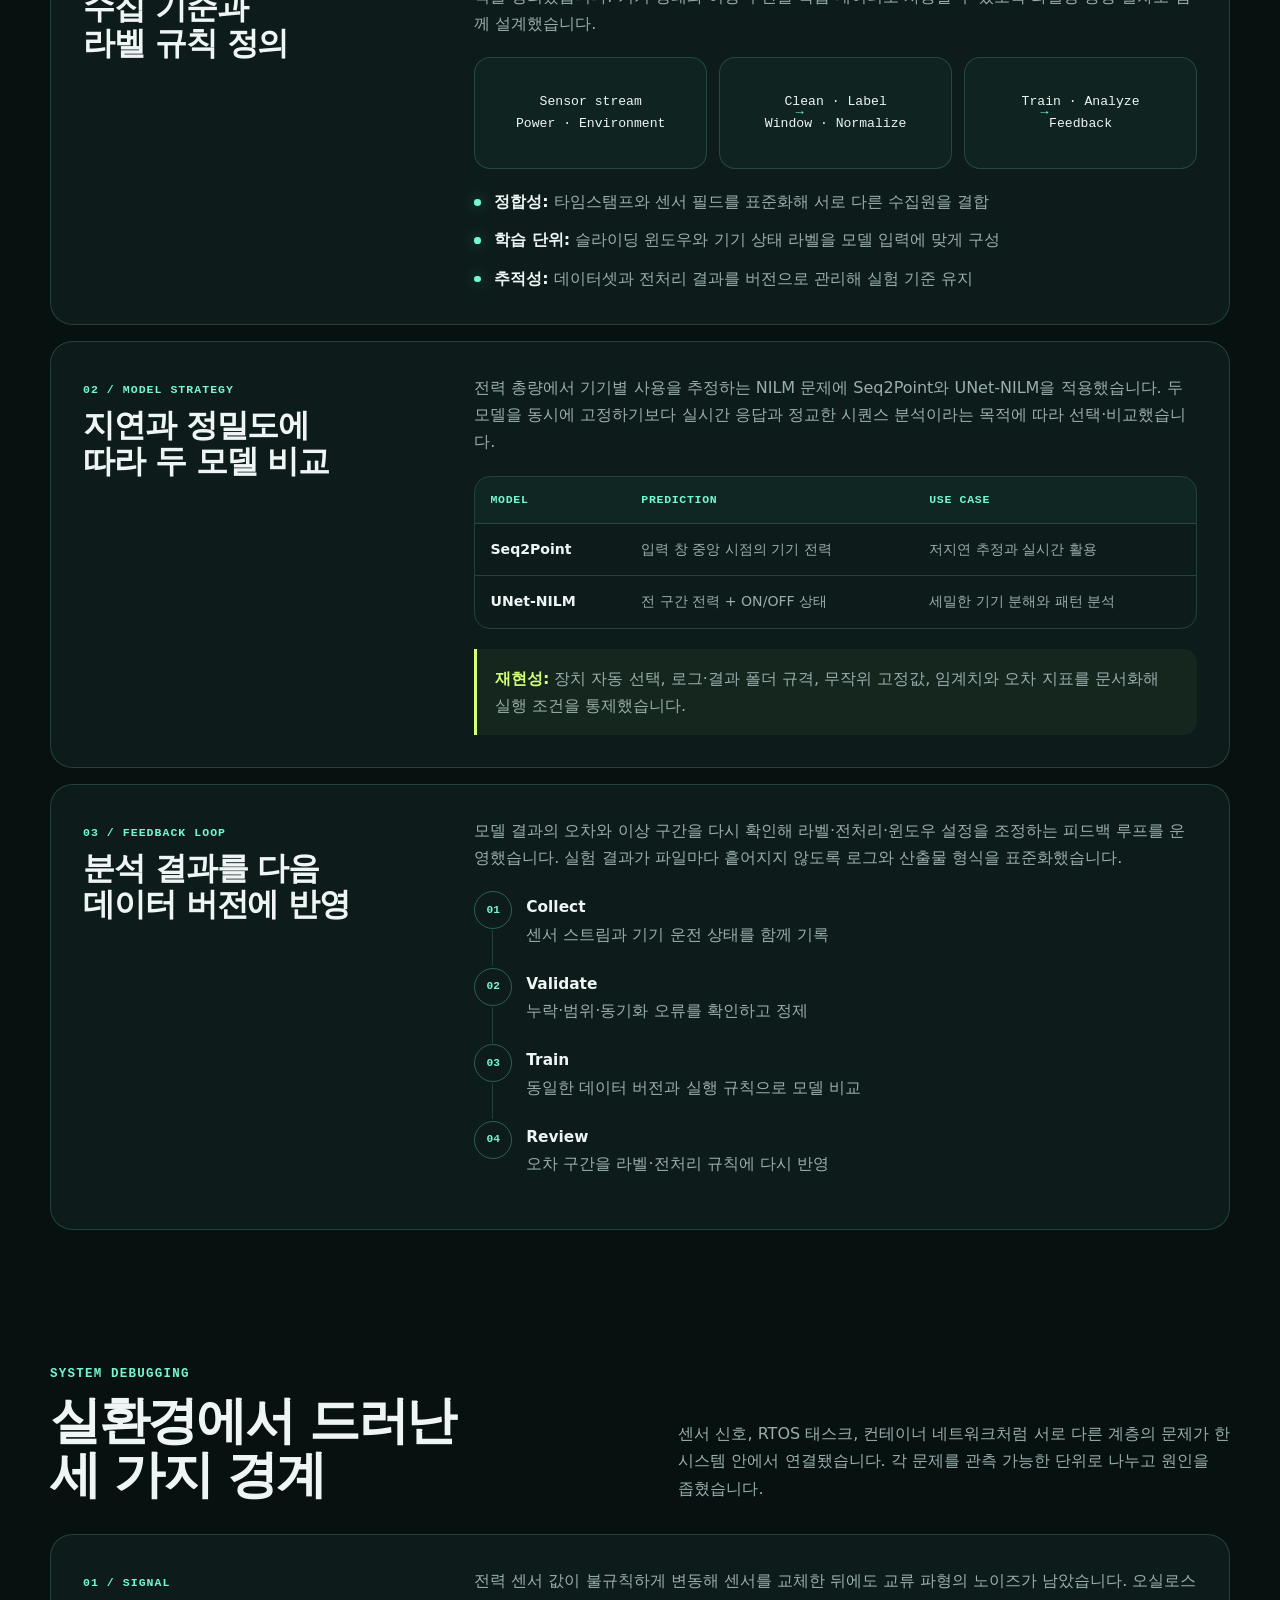
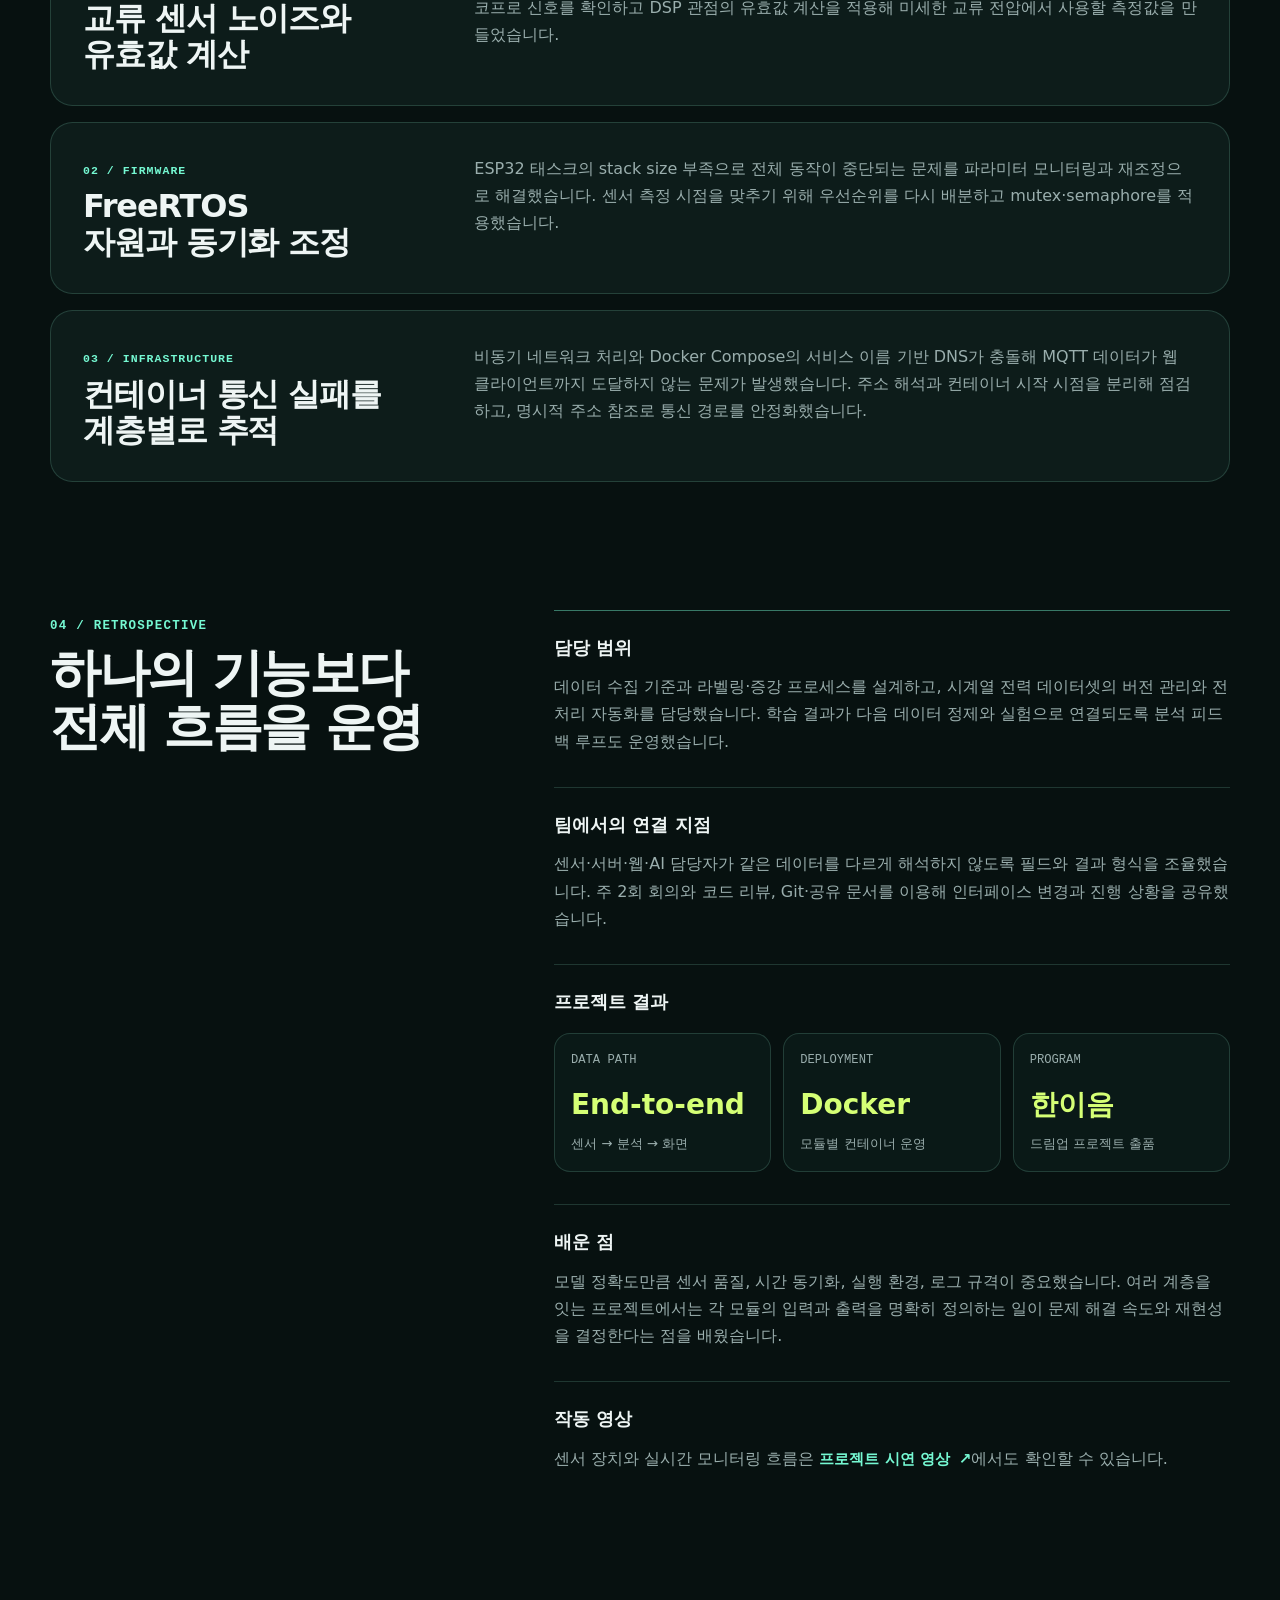
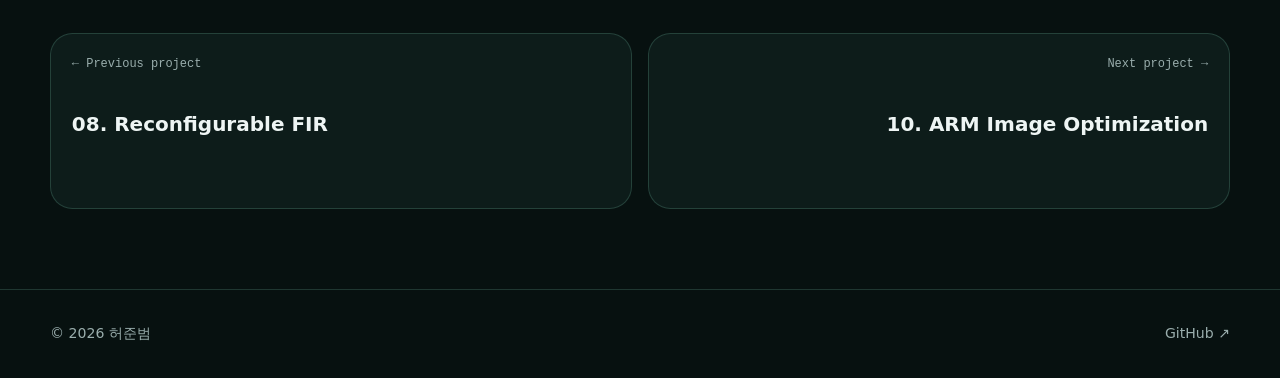
<file: projects/ai-iot-energy-esg/index.html>
<!doctype html>
<html lang="ko">
  <head>
    <meta charset="utf-8" />
    <meta name="viewport" content="width=device-width, initial-scale=1" />
    <meta name="description" content="ESP32-C3, MQTT, Docker, NILM 모델을 연결한 AI·IoT 에너지 ESG 시스템 프로젝트" />
    <meta name="theme-color" content="#071110" />
    <title>AI · IoT Energy ESG — 허준범 Portfolio</title>
    <link rel="icon" type="image/svg+xml" href="data:image/svg+xml,%3Csvg xmlns='http://www.w3.org/2000/svg' viewBox='0 0 64 64'%3E%3Crect width='64' height='64' rx='16' fill='%23071110'/%3E%3Cpath d='M17 32h10m10 0h10M32 17v10m0 10v10' stroke='%2375f8d2' stroke-width='6' stroke-linecap='round'/%3E%3Ccircle cx='32' cy='32' r='8' fill='%23d5ff75'/%3E%3C/svg%3E" />
    <link rel="stylesheet" href="/assets/style.css" />
    <script src="/assets/main.js" defer></script>
  </head>
  <body>
    <a class="skip-link" href="#main">본문으로 건너뛰기</a>
    <header class="site-header">
      <nav class="nav shell" aria-label="주요 메뉴">
        <a class="brand" href="/"><span class="brand-mark">HJ</span><span>허준범 / Portfolio</span></a>
        <ul class="nav-links">
          <li><a href="/projects/" aria-current="page">Projects</a></li>
          <li><a href="/#about">About</a></li>
          <li><a href="https://github.com/kui-lgtm" target="_blank" rel="noreferrer">GitHub ↗</a></li>
        </ul>
      </nav>
    </header>

    <main id="main" class="shell">
      <header class="project-hero">
        <div data-reveal>
          <nav class="breadcrumb" aria-label="현재 위치"><a href="/projects/">Projects</a><span>/</span><span>09</span></nav>
          <h1>AI · IoT Energy ESG</h1>
          <p class="lead">센서 노드에서 측정한 전력·환경 데이터를 MQTT와 컨테이너 기반 서버로 연결하고, 사용 패턴 분석·이상 탐지·ESG 지표 생성까지 하나의 에너지 관리 흐름으로 구현했습니다.</p>
        </div>
        <dl class="project-meta" data-reveal>
          <div><dt>Program</dt><dd>2025 한이음 드림업</dd></div>
          <div><dt>Period</dt><dd>2025.03–2025.11</dd></div>
          <div><dt>Type</dt><dd>Team project · 5 members</dd></div>
          <div><dt>Role</dt><dd>데이터 기준 · 전처리 자동화 · 피드백 루프</dd></div>
          <div><dt>Device</dt><dd>ESP32-C3 · ACS712 · DHT22 · CDS</dd></div>
          <div><dt>Stack</dt><dd>MQTT · Docker · MySQL · PyTorch</dd></div>
          <div><dt>Model</dt><dd>Seq2Point · UNet-NILM</dd></div>
        </dl>
      </header>

      <figure class="project-media" data-reveal>
        <img src="/assets/images/hani-iot-energy.jpg" alt="전력 제어 멀티탭과 센서 모듈로 구성한 IoT 에너지 관리 장치" />
      </figure>

      <section class="project-snapshot" aria-label="AI IoT Energy ESG 핵심 사양">
        <article data-reveal><span>Edge</span><strong>ESP32-C3</strong><small>전력·온습도·조도 수집</small></article>
        <article data-reveal><span>Transport</span><strong>MQTT</strong><small>센서 데이터와 제어 명령</small></article>
        <article data-reveal><span>Intelligence</span><strong>2 NILM models</strong><small>저지연 추정 · 시퀀스 분석</small></article>
        <article data-reveal><span>My focus</span><strong>Data pipeline</strong><small>기준·버전·전처리·피드백</small></article>
      </section>

      <nav class="page-toc" aria-label="AI IoT Energy ESG 페이지 목차" data-reveal>
        <span>On this page</span>
        <a href="#hani-demo"><b>00</b> Demo</a>
        <a href="#hani-system"><b>01</b> System</a>
        <a href="#hani-data"><b>02</b> Data & AI</a>
        <a href="#hani-problems"><b>03</b> Problem solving</a>
        <a href="#hani-overview"><b>04</b> Retrospective</a>
      </nav>

      <section class="demo-section" aria-labelledby="hani-demo">
        <div data-reveal>
          <span class="section-index">System demo</span>
          <h2 id="hani-demo">실제 장치 시연 영상</h2>
          <p>센서 장치와 전력 제어 모듈이 동작하는 모습을 확인할 수 있습니다. 아래 화면을 누르면 실제 YouTube 영상이 새 탭에서 열립니다.</p>
        </div>
        <div class="demo-frame" data-reveal>
          <a class="demo-poster" href="https://www.youtube.com/watch?v=AbdshAkhsO4" target="_blank" rel="noreferrer" aria-label="AI와 IoT를 활용한 에너지 절약 ESG 시스템 시연 영상을 YouTube에서 보기">
            <img src="/assets/images/hani-demo-poster.jpg" alt="선풍기와 센서형 전력 제어 장치를 연결한 프로젝트 시연 장면" />
            <span class="demo-play" aria-hidden="true">▶</span>
            <span class="demo-watch">YouTube에서 영상 보기 ↗</span>
          </a>
        </div>
      </section>

      <section class="report-showcase" aria-labelledby="hani-system">
        <div class="report-heading" data-reveal>
          <div><span class="section-index">Edge to insight</span><h2 id="hani-system">측정에서 제안까지 이어지는 시스템</h2></div>
          <p>비 IoT 장비에 센서와 릴레이를 결합하고, 수집·저장·분석·시각화·제어 기능을 독립 모듈로 나눠 확장 가능한 구조를 만들었습니다.</p>
        </div>
        <div class="evidence-list">
          <article class="evidence-item evidence-wide" data-reveal>
            <figure class="evidence-visual">
              <img src="/assets/images/reports/hani-system-architecture.jpg" alt="ESP32와 MQTT 브로커, 컨테이너 서버, 데이터베이스, AI, 웹 화면을 연결한 시스템 구성도" />
              <figcaption>ESP32 → MQTT → API·DB·AI → 대시보드·ESG 분석으로 이어지는 데이터 경로</figcaption>
            </figure>
            <div class="evidence-copy">
              <span class="evidence-kicker">01 / Architecture</span>
              <h3>센서 노드와 분석 서비스를 느슨하게 연결</h3>
              <p>ESP32-C3가 전력·온습도·조도 값을 수집해 Mosquitto MQTT 브로커로 발행합니다. Docker Compose가 API, MySQL, AI 분석, 웹 화면, LLM 기반 ESG 모듈을 분리해 운영하고 결과를 다시 사용자 화면과 제어 경로로 전달합니다.</p>
              <ol class="process-list">
                <li><strong>Sense</strong>전류·온습도·조도 측정과 상태 LED 표시</li>
                <li><strong>Publish</strong>Wi-Fi와 MQTT로 시계열 데이터 업링크</li>
                <li><strong>Analyze</strong>저장·전처리·NILM·이상 탐지 수행</li>
                <li><strong>Act</strong>대시보드·ESG 요약·릴레이 제어로 결과 연결</li>
              </ol>
            </div>
          </article>

          <article class="evidence-item" data-reveal>
            <figure class="evidence-visual">
              <img src="/assets/images/hani-iot-energy.jpg" alt="멀티탭 전력 제어 모듈과 온습도 센서 모듈" />
              <figcaption>기존 전기 장치에 연결할 수 있는 센서·릴레이 기반 프로토타입</figcaption>
            </figure>
            <div class="evidence-copy">
              <span class="evidence-kicker">02 / Physical layer</span>
              <h3>비 IoT 장비를 측정 가능한 장치로 전환</h3>
              <p>콘센트형 구조를 사용해 기존 장비를 개조하지 않고 전력 사용량을 관찰하고 원격으로 전원 라인을 제어하도록 설계했습니다.</p>
              <ul class="detail-points">
                <li><strong>ACS712:</strong> 전류를 측정해 소비전력과 이상 상태 판단에 활용</li>
                <li><strong>DHT22 · CDS:</strong> 온습도와 밝기를 에너지 사용 맥락으로 결합</li>
                <li><strong>Relay · LED:</strong> 원격 ON/OFF와 장치 상태 피드백 제공</li>
              </ul>
            </div>
          </article>

          <article class="evidence-item" data-reveal>
            <figure class="evidence-visual">
              <img src="/assets/images/reports/hani-realtime-dashboard.jpg" alt="현재 전력과 환경 정보 및 최근 전력 사용 추이를 보여주는 실시간 대시보드" />
              <figcaption>현재 사용량·환경 정보·최근 50개 측정값을 한 화면에서 확인</figcaption>
            </figure>
            <div class="evidence-copy">
              <span class="evidence-kicker">03 / Monitoring</span>
              <h3>원시 센서 값을 운영 정보로 변환</h3>
              <p>현재 전력과 온도·습도·조도를 함께 표시하고, 시계열 그래프에 이상 지점을 구분해 사용자가 변화와 경고 원인을 빠르게 파악하도록 구성했습니다.</p>
              <div class="deep-note"><strong>인터페이스 목적:</strong> 실시간 상태 확인과 장기 패턴 분석을 같은 데이터 흐름 위에서 제공하는 것입니다.</div>
            </div>
          </article>

          <article class="evidence-item" data-reveal>
            <figure class="evidence-visual">
              <img src="/assets/images/reports/hani-anomaly-dashboard.jpg" alt="전력 및 온도 이상 상태와 실시간 알림을 표시한 화면" />
              <figcaption>전력·온도 임계 초과를 상태 카드와 알림 목록으로 표시</figcaption>
            </figure>
            <div class="evidence-copy">
              <span class="evidence-kicker">04 / Detection</span>
              <h3>이상 상태를 값이 아닌 사건으로 전달</h3>
              <p>센서 값과 환경 데이터를 결합해 이상 징후를 판단하고, 위험도·발생 시각·대상 장치를 알림으로 남깁니다. 사용자는 그래프를 계속 감시하지 않아도 조치가 필요한 상태를 확인할 수 있습니다.</p>
              <ul class="detail-points">
                <li><strong>입력:</strong> 전력, 실내 온습도, 외부 환경 맥락</li>
                <li><strong>판단:</strong> 임계치와 분석 모델을 이용한 비정상 패턴 구분</li>
                <li><strong>출력:</strong> 실시간 알림과 누적 이상 건수</li>
              </ul>
            </div>
          </article>

          <article class="evidence-item" data-reveal>
            <figure class="evidence-visual evidence-visual-portrait">
              <img src="/assets/images/reports/hani-esg-report.jpg" alt="월별 전력 사용량과 탄소 배출량, 전기요금, 이상 감지, ESG 등급을 요약한 화면" />
              <figcaption>월별 전력·탄소·비용·이상 건수와 개선 의견을 연결한 ESG 요약</figcaption>
            </figure>
            <div class="evidence-copy">
              <span class="evidence-kicker">05 / ESG feedback</span>
              <h3>측정 데이터를 행동 가능한 월간 지표로 정리</h3>
              <p>프로토타입 화면은 월별 소비전력과 탄소 배출량, 예상 전기요금, 이상 감지 건수를 함께 보여주고 이전 달과의 변화를 바탕으로 등급과 종합 의견을 제시합니다.</p>
              <div class="evidence-metrics" aria-label="8월 ESG 화면 예시">
                <div><span>Energy</span><strong>124.7 kWh</strong><small>8월 사용량</small></div>
                <div><span>Carbon</span><strong>56.3 kgCO₂</strong><small>환산 배출량</small></div>
                <div><span>Change</span><strong>−21.9%</strong><small>전월 대비</small></div>
              </div>
            </div>
          </article>
        </div>
      </section>

      <section class="deep-dive" aria-labelledby="hani-data">
        <header class="deep-heading" data-reveal>
          <div><span class="section-index">My contribution</span><h2 id="hani-data">데이터가 다시 학습으로 돌아가는 구조</h2></div>
          <p>제 담당은 센서 데이터를 모으는 단계에서 끝나지 않았습니다. 수집 기준과 라벨 규칙을 정하고, 버전·전처리·분석 결과가 다음 학습 실험으로 이어지도록 데이터 운영 흐름을 정리했습니다.</p>
        </header>
        <div class="deep-stack">
          <article class="deep-card" data-reveal>
            <div class="deep-card-title"><span>01 / Data contract</span><h3>수집 기준과 라벨 규칙 정의</h3></div>
            <div class="deep-card-body">
              <p>시간대별 전력 시계열과 온습도·조도 정보를 같은 기준으로 결합할 수 있도록 데이터 항목과 수집 간격을 정리했습니다. 기기 상태와 이상 구간을 학습 데이터로 사용할 수 있도록 라벨링·증강 절차도 함께 설계했습니다.</p>
              <div class="architecture" aria-label="데이터 처리 흐름"><div>Sensor stream<br />Power · Environment</div><div>Clean · Label<br />Window · Normalize</div><div>Train · Analyze<br />Feedback</div></div>
              <ul class="detail-points">
                <li><strong>정합성:</strong> 타임스탬프와 센서 필드를 표준화해 서로 다른 수집원을 결합</li>
                <li><strong>학습 단위:</strong> 슬라이딩 윈도우와 기기 상태 라벨을 모델 입력에 맞게 구성</li>
                <li><strong>추적성:</strong> 데이터셋과 전처리 결과를 버전으로 관리해 실험 기준 유지</li>
              </ul>
            </div>
          </article>

          <article class="deep-card" data-reveal>
            <div class="deep-card-title"><span>02 / Model strategy</span><h3>지연과 정밀도에 따라 두 모델 비교</h3></div>
            <div class="deep-card-body">
              <p>전력 총량에서 기기별 사용을 추정하는 NILM 문제에 Seq2Point와 UNet-NILM을 적용했습니다. 두 모델을 동시에 고정하기보다 실시간 응답과 정교한 시퀀스 분석이라는 목적에 따라 선택·비교했습니다.</p>
              <div class="table-wrap">
                <table class="tech-table">
                  <thead><tr><th>Model</th><th>Prediction</th><th>Use case</th></tr></thead>
                  <tbody>
                    <tr><td>Seq2Point</td><td>입력 창 중앙 시점의 기기 전력</td><td>저지연 추정과 실시간 활용</td></tr>
                    <tr><td>UNet-NILM</td><td>전 구간 전력 + ON/OFF 상태</td><td>세밀한 기기 분해와 패턴 분석</td></tr>
                  </tbody>
                </table>
              </div>
              <div class="deep-note"><strong>재현성:</strong> 장치 자동 선택, 로그·결과 폴더 규격, 무작위 고정값, 임계치와 오차 지표를 문서화해 실행 조건을 통제했습니다.</div>
            </div>
          </article>

          <article class="deep-card" data-reveal>
            <div class="deep-card-title"><span>03 / Feedback loop</span><h3>분석 결과를 다음 데이터 버전에 반영</h3></div>
            <div class="deep-card-body">
              <p>모델 결과의 오차와 이상 구간을 다시 확인해 라벨·전처리·윈도우 설정을 조정하는 피드백 루프를 운영했습니다. 실험 결과가 파일마다 흩어지지 않도록 로그와 산출물 형식을 표준화했습니다.</p>
              <ol class="process-list">
                <li><strong>Collect</strong>센서 스트림과 기기 운전 상태를 함께 기록</li>
                <li><strong>Validate</strong>누락·범위·동기화 오류를 확인하고 정제</li>
                <li><strong>Train</strong>동일한 데이터 버전과 실행 규칙으로 모델 비교</li>
                <li><strong>Review</strong>오차 구간을 라벨·전처리 규칙에 다시 반영</li>
              </ol>
            </div>
          </article>
        </div>
      </section>

      <section class="deep-dive" aria-labelledby="hani-problems">
        <header class="deep-heading" data-reveal>
          <div><span class="section-index">System debugging</span><h2 id="hani-problems">실환경에서 드러난 세 가지 경계</h2></div>
          <p>센서 신호, RTOS 태스크, 컨테이너 네트워크처럼 서로 다른 계층의 문제가 한 시스템 안에서 연결됐습니다. 각 문제를 관측 가능한 단위로 나누고 원인을 좁혔습니다.</p>
        </header>
        <div class="deep-stack">
          <article class="deep-card" data-reveal>
            <div class="deep-card-title"><span>01 / Signal</span><h3>교류 센서 노이즈와 유효값 계산</h3></div>
            <div class="deep-card-body"><p>전력 센서 값이 불규칙하게 변동해 센서를 교체한 뒤에도 교류 파형의 노이즈가 남았습니다. 오실로스코프로 신호를 확인하고 DSP 관점의 유효값 계산을 적용해 미세한 교류 전압에서 사용할 측정값을 만들었습니다.</p></div>
          </article>
          <article class="deep-card" data-reveal>
            <div class="deep-card-title"><span>02 / Firmware</span><h3>FreeRTOS 자원과 동기화 조정</h3></div>
            <div class="deep-card-body"><p>ESP32 태스크의 stack size 부족으로 전체 동작이 중단되는 문제를 파라미터 모니터링과 재조정으로 해결했습니다. 센서 측정 시점을 맞추기 위해 우선순위를 다시 배분하고 mutex·semaphore를 적용했습니다.</p></div>
          </article>
          <article class="deep-card" data-reveal>
            <div class="deep-card-title"><span>03 / Infrastructure</span><h3>컨테이너 통신 실패를 계층별로 추적</h3></div>
            <div class="deep-card-body"><p>비동기 네트워크 처리와 Docker Compose의 서비스 이름 기반 DNS가 충돌해 MQTT 데이터가 웹 클라이언트까지 도달하지 않는 문제가 발생했습니다. 주소 해석과 컨테이너 시작 시점을 분리해 점검하고, 명시적 주소 참조로 통신 경로를 안정화했습니다.</p></div>
          </article>
        </div>
      </section>

      <section class="case-study" aria-labelledby="hani-overview">
        <div data-reveal><span class="section-index">04 / Retrospective</span><h2 id="hani-overview">하나의 기능보다 전체 흐름을 운영</h2></div>
        <div data-reveal>
          <article class="story-block"><h3>담당 범위</h3><p>데이터 수집 기준과 라벨링·증강 프로세스를 설계하고, 시계열 전력 데이터셋의 버전 관리와 전처리 자동화를 담당했습니다. 학습 결과가 다음 데이터 정제와 실험으로 연결되도록 분석 피드백 루프도 운영했습니다.</p></article>
          <article class="story-block"><h3>팀에서의 연결 지점</h3><p>센서·서버·웹·AI 담당자가 같은 데이터를 다르게 해석하지 않도록 필드와 결과 형식을 조율했습니다. 주 2회 회의와 코드 리뷰, Git·공유 문서를 이용해 인터페이스 변경과 진행 상황을 공유했습니다.</p></article>
          <article class="story-block">
            <h3>프로젝트 결과</h3>
            <dl class="metric-grid" aria-label="AI IoT Energy ESG 프로젝트 범위">
              <div><dt>Data path</dt><dd><strong>End-to-end</strong><small>센서 → 분석 → 화면</small></dd></div>
              <div><dt>Deployment</dt><dd><strong>Docker</strong><small>모듈별 컨테이너 운영</small></dd></div>
              <div><dt>Program</dt><dd><strong>한이음</strong><small>드림업 프로젝트 출품</small></dd></div>
            </dl>
          </article>
          <article class="story-block"><h3>배운 점</h3><p>모델 정확도만큼 센서 품질, 시간 동기화, 실행 환경, 로그 규격이 중요했습니다. 여러 계층을 잇는 프로젝트에서는 각 모듈의 입력과 출력을 명확히 정의하는 일이 문제 해결 속도와 재현성을 결정한다는 점을 배웠습니다.</p></article>
          <article class="story-block"><h3>작동 영상</h3><p>센서 장치와 실시간 모니터링 흐름은 <a class="text-link" href="https://www.youtube.com/watch?v=AbdshAkhsO4" target="_blank" rel="noreferrer">프로젝트 시연 영상</a>에서도 확인할 수 있습니다.</p></article>
        </div>
      </section>

      <nav class="project-nav" aria-label="다른 프로젝트">
        <a href="/projects/reconfigurable-fir-filter/"><span>← Previous project</span><strong>08. Reconfigurable FIR</strong></a>
        <a href="/projects/arm-image-optimization/"><span>Next project →</span><strong>10. ARM Image Optimization</strong></a>
      </nav>
    </main>

    <footer class="site-footer"><div class="footer-inner shell"><span>© <span data-year></span> 허준범</span><a href="https://github.com/kui-lgtm" target="_blank" rel="noreferrer">GitHub ↗</a></div></footer>
  </body>
</html>
</file>
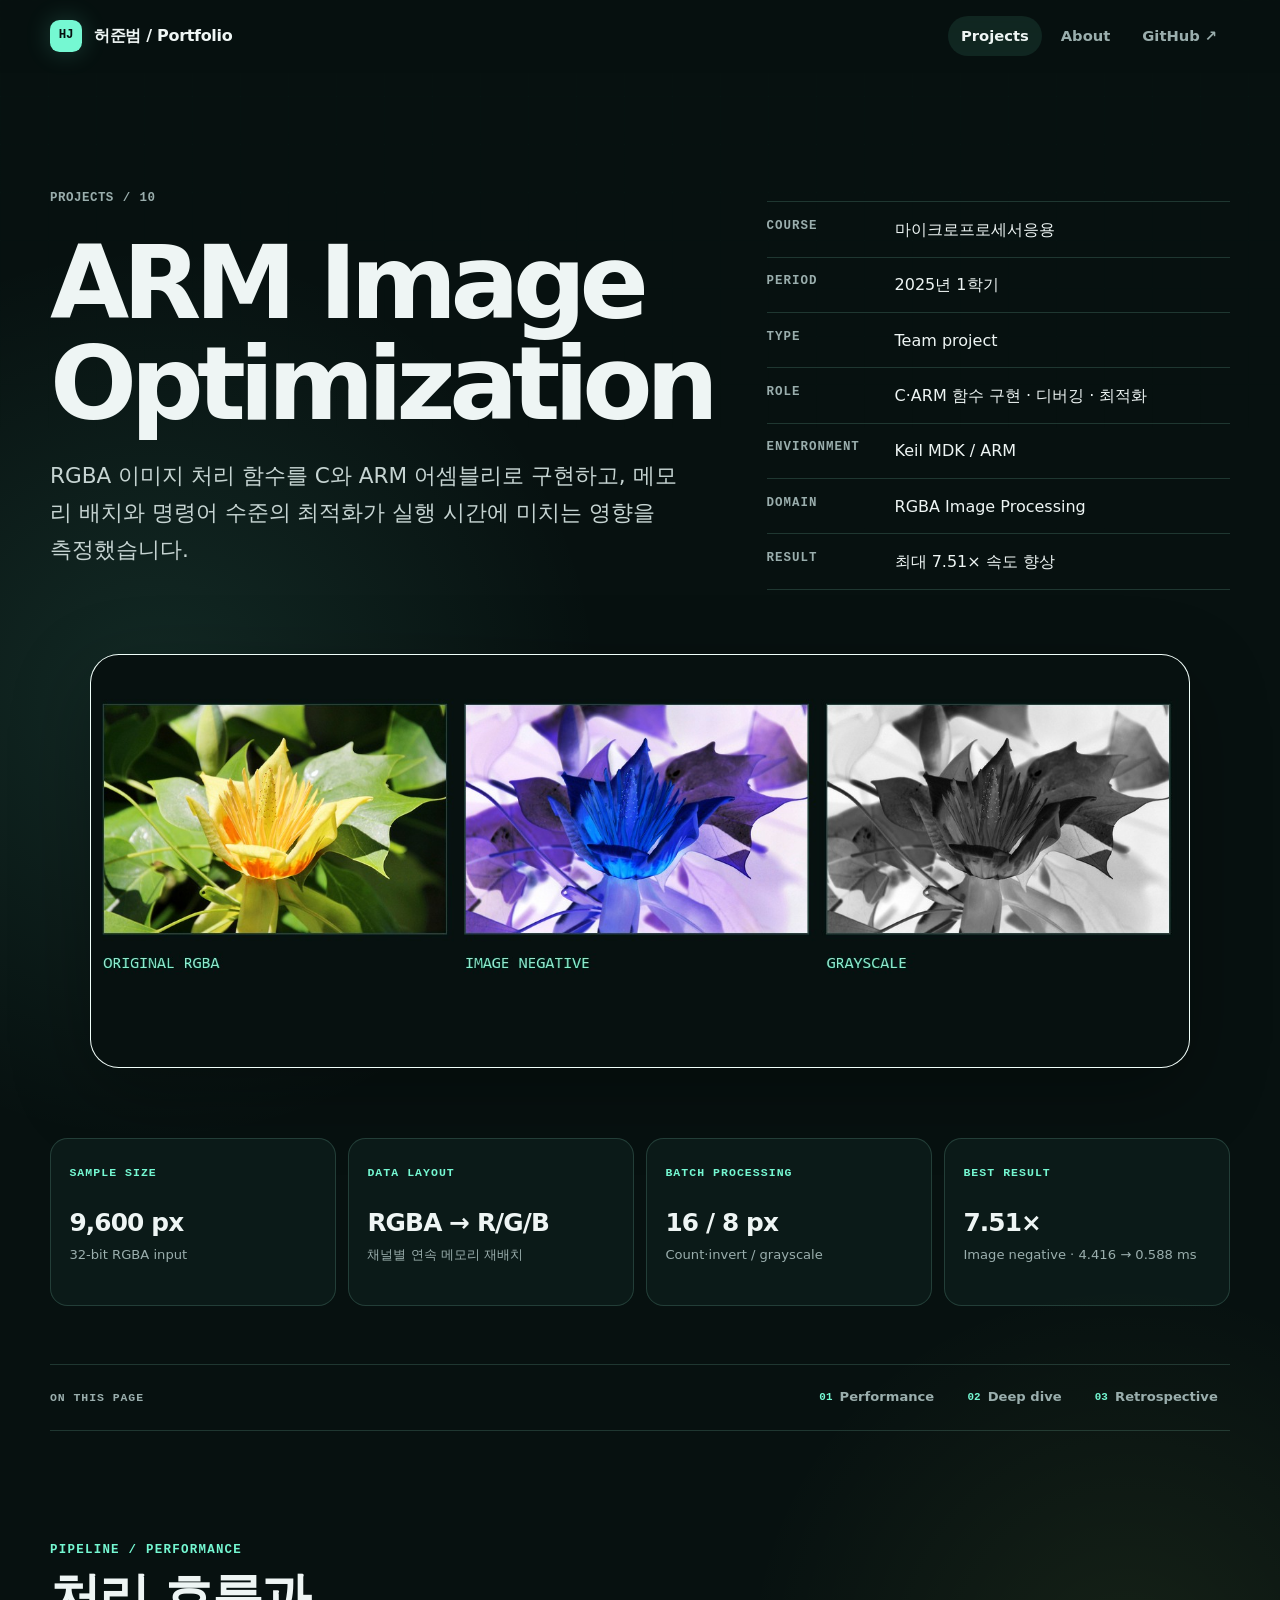
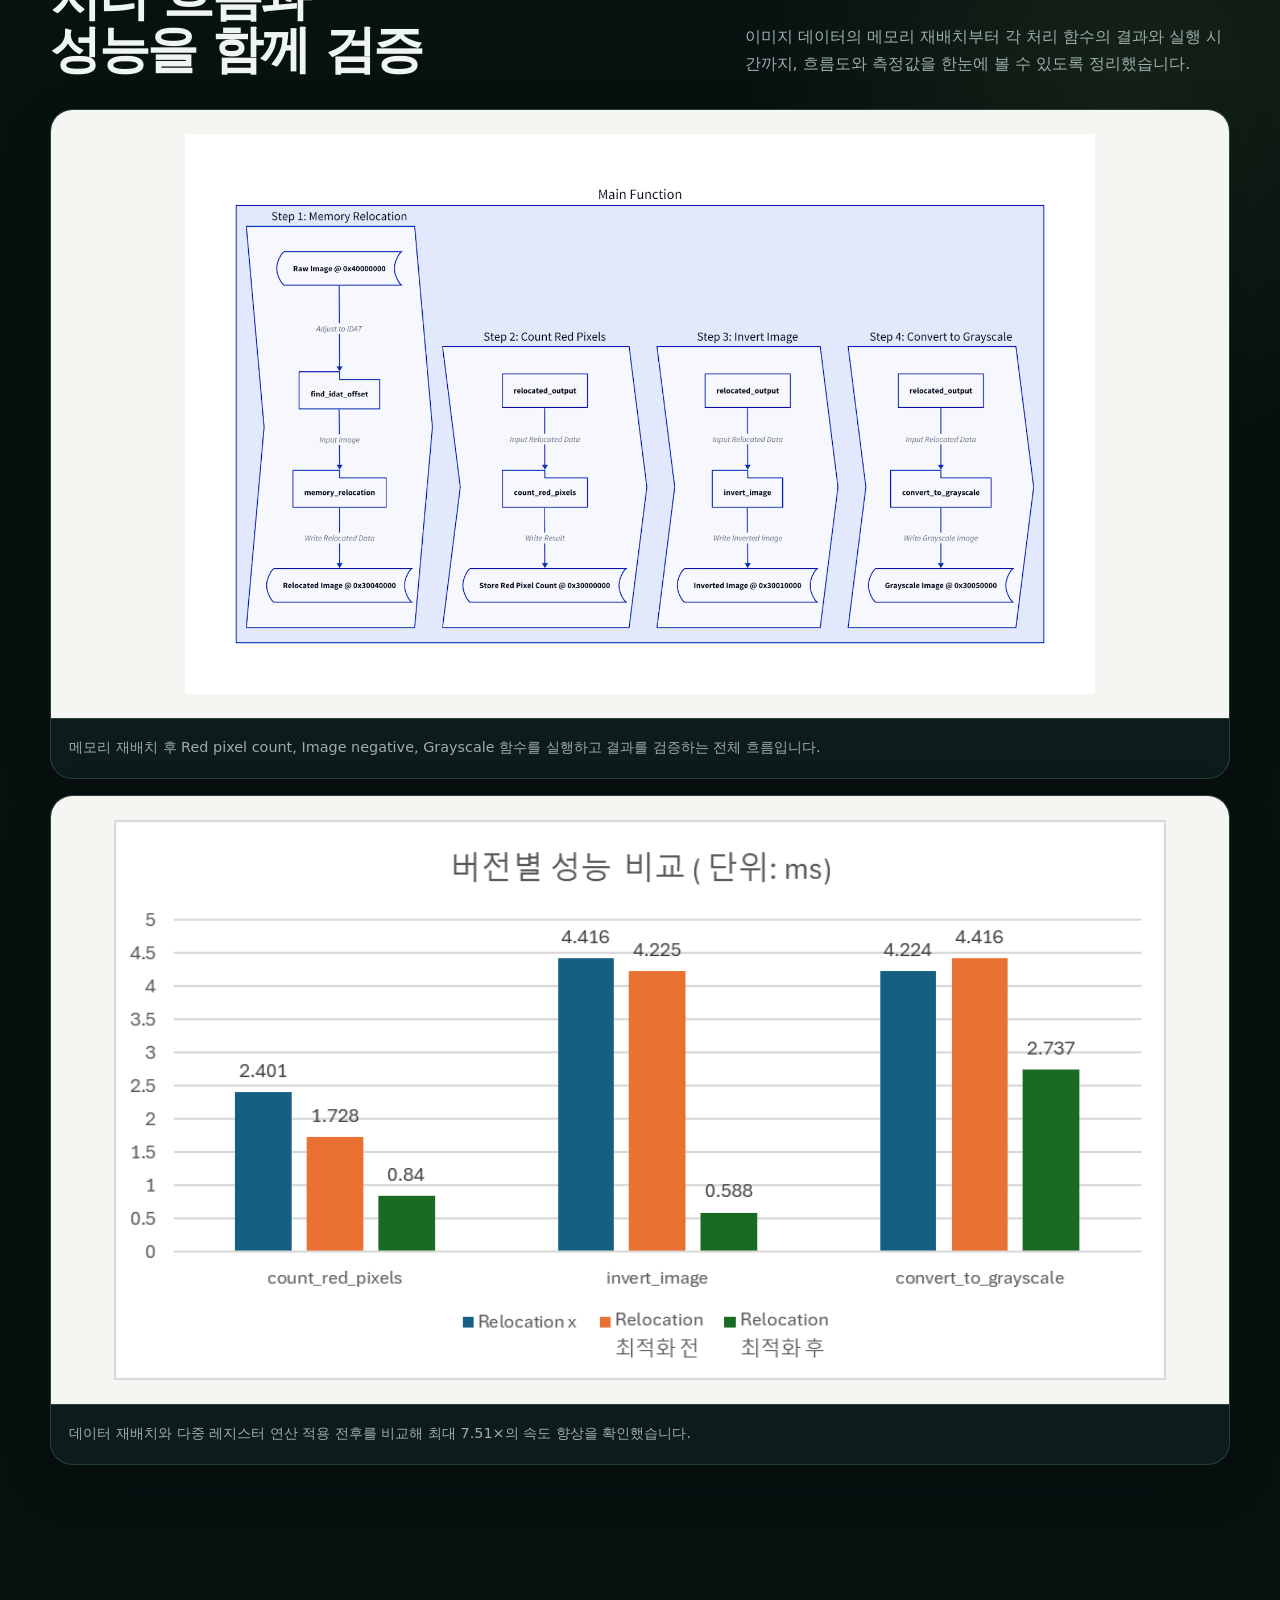
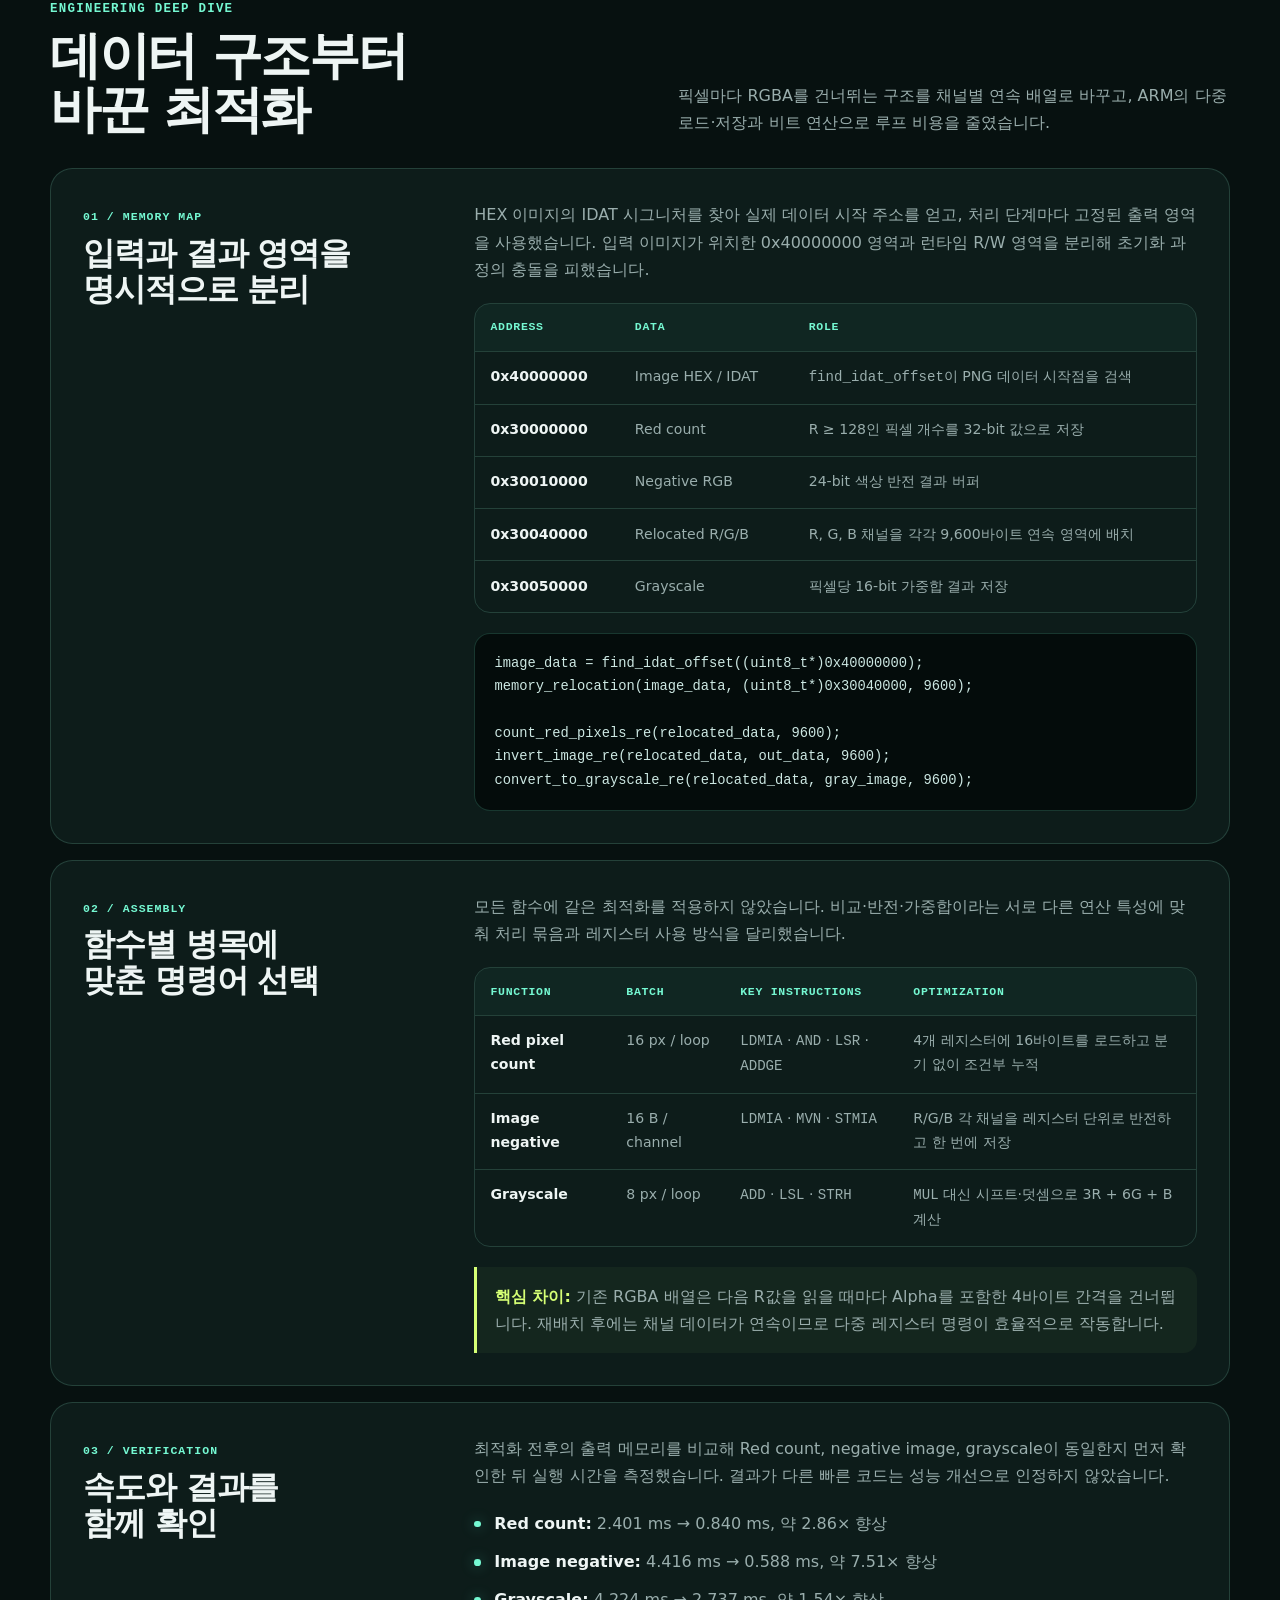
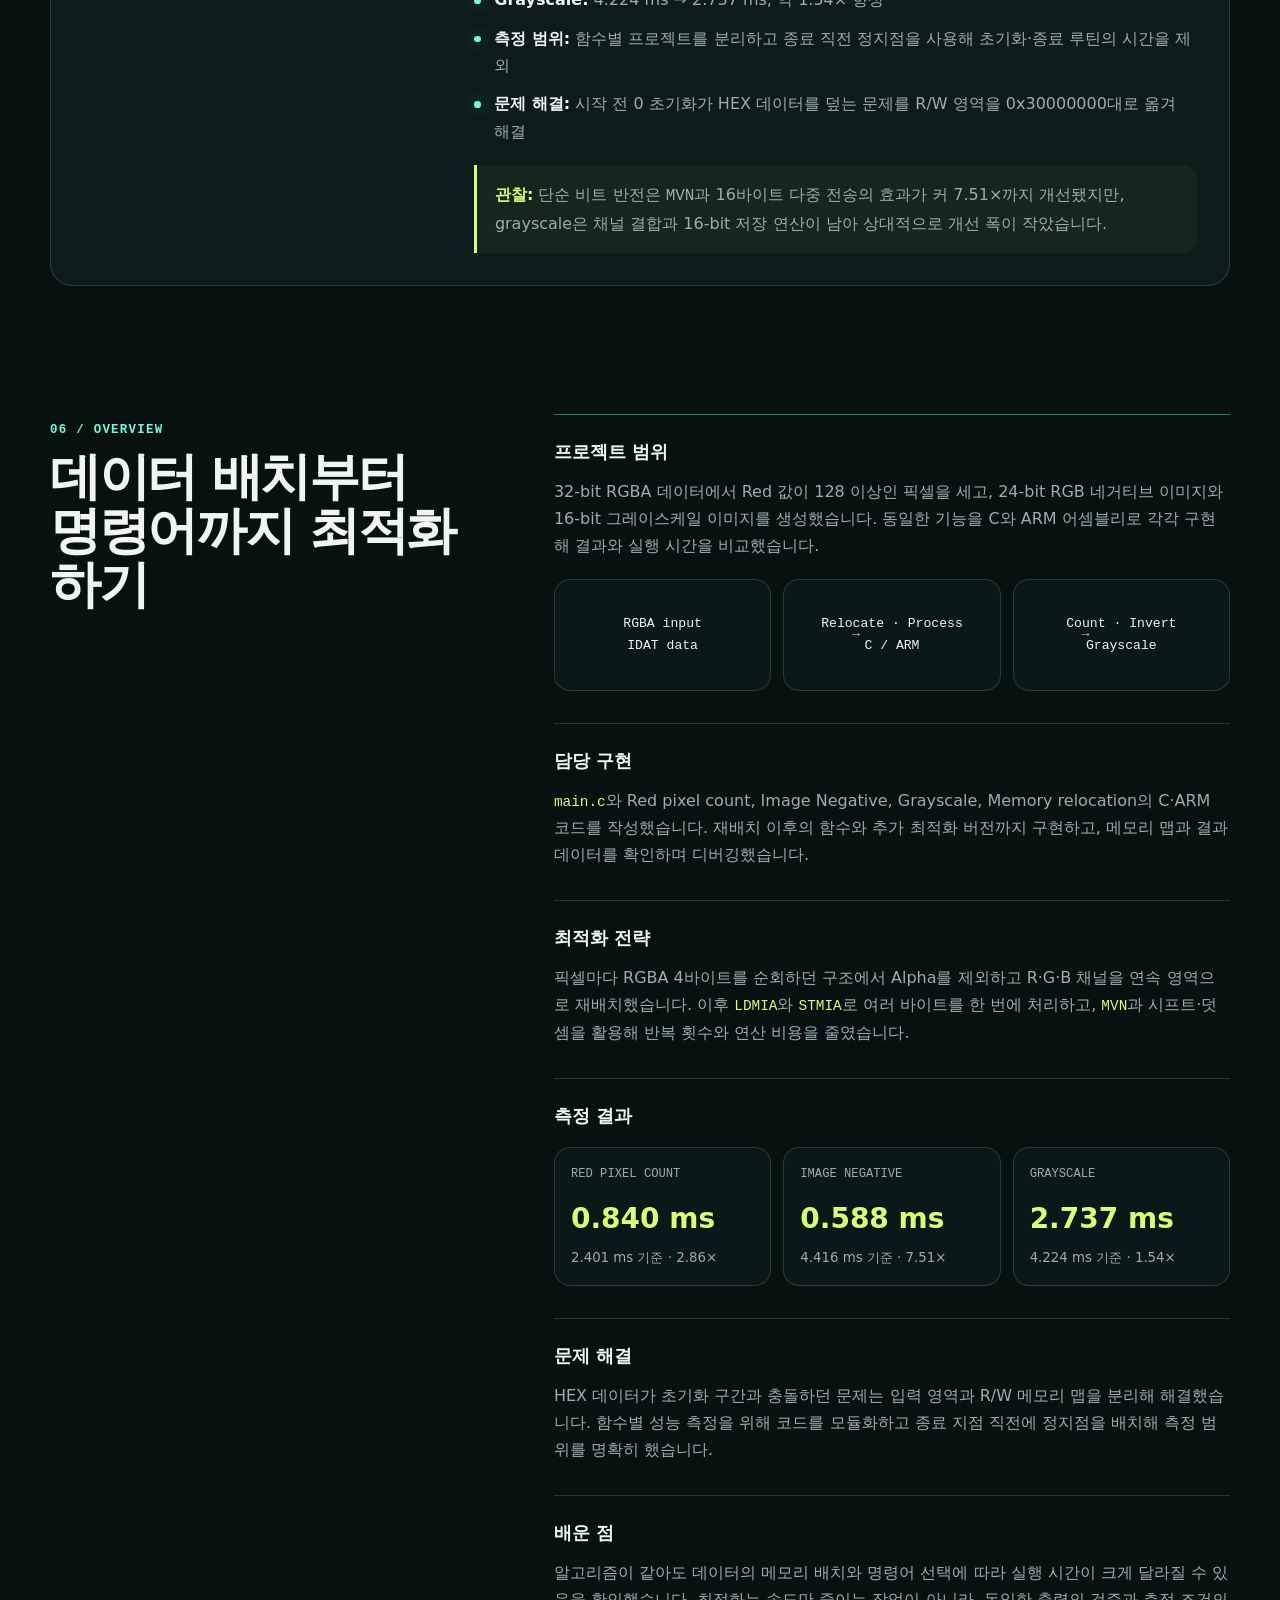
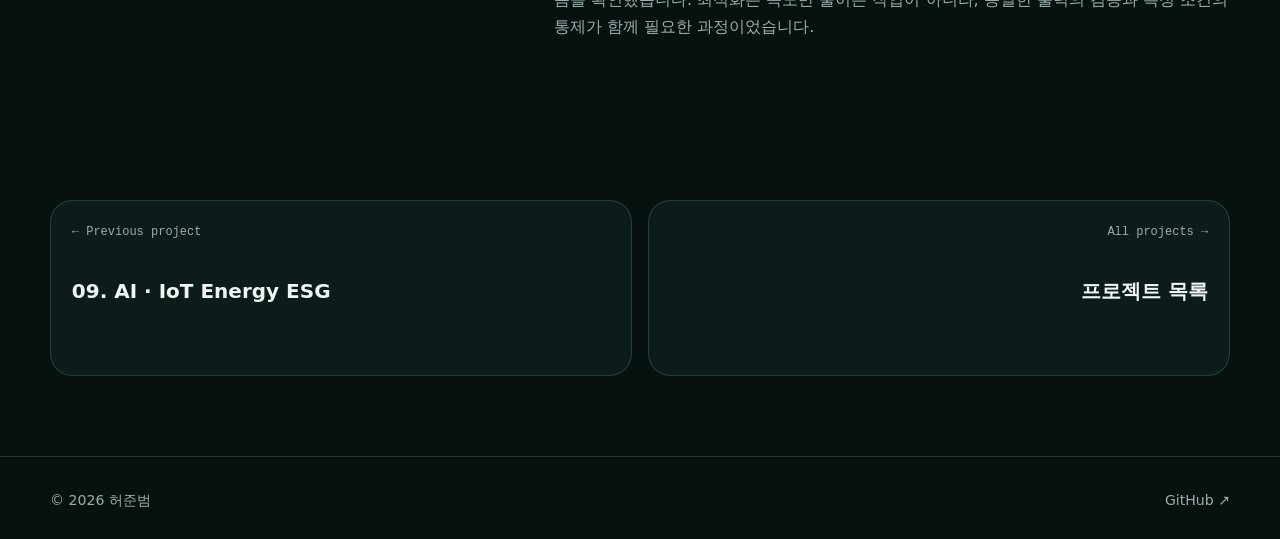
<file: projects/arm-image-optimization/index.html>
<!doctype html>
<html lang="ko">
  <head>
    <meta charset="utf-8" />
    <meta name="viewport" content="width=device-width, initial-scale=1" />
    <meta name="description" content="ARM 어셈블리 기반 이미지 처리 및 메모리 최적화 프로젝트" />
    <meta name="theme-color" content="#071110" />
    <title>ARM Image Optimization — 허준범 Portfolio</title>
    <link rel="icon" type="image/svg+xml" href="data:image/svg+xml,%3Csvg xmlns='http://www.w3.org/2000/svg' viewBox='0 0 64 64'%3E%3Crect width='64' height='64' rx='16' fill='%23071110'/%3E%3Cpath d='M17 32h10m10 0h10M32 17v10m0 10v10' stroke='%2375f8d2' stroke-width='6' stroke-linecap='round'/%3E%3Ccircle cx='32' cy='32' r='8' fill='%23d5ff75'/%3E%3C/svg%3E" />
    <link rel="stylesheet" href="/assets/style.css" />
    <script src="/assets/main.js" defer></script>
  </head>
  <body>
    <a class="skip-link" href="#main">본문으로 건너뛰기</a>
    <header class="site-header">
      <nav class="nav shell" aria-label="주요 메뉴">
        <a class="brand" href="/"><span class="brand-mark">HJ</span><span>허준범 / Portfolio</span></a>
        <ul class="nav-links">
          <li><a href="/projects/" aria-current="page">Projects</a></li>
          <li><a href="/#about">About</a></li>
          <li><a href="https://github.com/kui-lgtm" target="_blank" rel="noreferrer">GitHub ↗</a></li>
        </ul>
      </nav>
    </header>

    <main id="main" class="shell">
      <header class="project-hero">
        <div data-reveal>
          <nav class="breadcrumb" aria-label="현재 위치"><a href="/projects/">Projects</a><span>/</span><span>10</span></nav>
          <h1>ARM Image Optimization</h1>
          <p class="lead">RGBA 이미지 처리 함수를 C와 ARM 어셈블리로 구현하고, 메모리 배치와 명령어 수준의 최적화가 실행 시간에 미치는 영향을 측정했습니다.</p>
        </div>
        <dl class="project-meta" data-reveal>
          <div><dt>Course</dt><dd>마이크로프로세서응용</dd></div>
          <div><dt>Period</dt><dd>2025년 1학기</dd></div>
          <div><dt>Type</dt><dd>Team project</dd></div>
          <div><dt>Role</dt><dd>C·ARM 함수 구현 · 디버깅 · 최적화</dd></div>
          <div><dt>Environment</dt><dd>Keil MDK / ARM</dd></div>
          <div><dt>Domain</dt><dd>RGBA Image Processing</dd></div>
          <div><dt>Result</dt><dd>최대 7.51× 속도 향상</dd></div>
        </dl>
      </header>

      <figure class="project-media" data-reveal>
        <img src="/assets/images/arm-image-optimization.jpg" alt="RGBA 원본 이미지가 색상 반전 및 그레이스케일 이미지로 변환되는 흐름" />
      </figure>

      <section class="project-snapshot" aria-label="ARM Image Optimization 핵심 사양">
        <article data-reveal><span>Sample size</span><strong>9,600 px</strong><small>32-bit RGBA input</small></article>
        <article data-reveal><span>Data layout</span><strong>RGBA → R/G/B</strong><small>채널별 연속 메모리 재배치</small></article>
        <article data-reveal><span>Batch processing</span><strong>16 / 8 px</strong><small>Count·invert / grayscale</small></article>
        <article data-reveal><span>Best result</span><strong>7.51×</strong><small>Image negative · 4.416 → 0.588 ms</small></article>
      </section>

      <nav class="page-toc" aria-label="ARM Image Optimization 페이지 목차" data-reveal>
        <span>On this page</span>
        <a href="#arm-report"><b>01</b> Performance</a>
        <a href="#arm-deep"><b>02</b> Deep dive</a>
        <a href="#arm-overview"><b>03</b> Retrospective</a>
      </nav>

      <section class="report-showcase" aria-labelledby="arm-report">
        <div class="report-heading" data-reveal>
          <div><span class="section-index">Pipeline / Performance</span><h2 id="arm-report">처리 흐름과 성능을 함께 검증</h2></div>
          <p>이미지 데이터의 메모리 재배치부터 각 처리 함수의 결과와 실행 시간까지, 흐름도와 측정값을 한눈에 볼 수 있도록 정리했습니다.</p>
        </div>
        <div class="report-grid">
          <figure class="report-figure report-figure-wide" data-reveal>
            <img src="/assets/images/reports/arm-processing-flow.png" alt="이미지 데이터 재배치와 세 가지 처리 함수의 실행 흐름도" />
            <figcaption>메모리 재배치 후 Red pixel count, Image negative, Grayscale 함수를 실행하고 결과를 검증하는 전체 흐름입니다.</figcaption>
          </figure>
          <figure class="report-figure report-figure-wide" data-reveal>
            <img src="/assets/images/reports/arm-performance-chart.png" alt="ARM 이미지 처리 함수 최적화 전후 실행 시간 비교 차트" />
            <figcaption>데이터 재배치와 다중 레지스터 연산 적용 전후를 비교해 최대 7.51×의 속도 향상을 확인했습니다.</figcaption>
          </figure>
        </div>
      </section>

      <section class="deep-dive" aria-labelledby="arm-deep">
        <header class="deep-heading" data-reveal>
          <div><span class="section-index">Engineering deep dive</span><h2 id="arm-deep">데이터 구조부터 바꾼 최적화</h2></div>
          <p>픽셀마다 RGBA를 건너뛰는 구조를 채널별 연속 배열로 바꾸고, ARM의 다중 로드·저장과 비트 연산으로 루프 비용을 줄였습니다.</p>
        </header>
        <div class="deep-stack">
          <article class="deep-card" data-reveal>
            <div class="deep-card-title"><span>01 / Memory map</span><h3>입력과 결과 영역을 명시적으로 분리</h3></div>
            <div class="deep-card-body">
              <p>HEX 이미지의 IDAT 시그니처를 찾아 실제 데이터 시작 주소를 얻고, 처리 단계마다 고정된 출력 영역을 사용했습니다. 입력 이미지가 위치한 0x40000000 영역과 런타임 R/W 영역을 분리해 초기화 과정의 충돌을 피했습니다.</p>
              <div class="table-wrap">
                <table class="tech-table">
                  <thead><tr><th>Address</th><th>Data</th><th>Role</th></tr></thead>
                  <tbody>
                    <tr><td>0x40000000</td><td>Image HEX / IDAT</td><td><code>find_idat_offset</code>이 PNG 데이터 시작점을 검색</td></tr>
                    <tr><td>0x30000000</td><td>Red count</td><td>R ≥ 128인 픽셀 개수를 32-bit 값으로 저장</td></tr>
                    <tr><td>0x30010000</td><td>Negative RGB</td><td>24-bit 색상 반전 결과 버퍼</td></tr>
                    <tr><td>0x30040000</td><td>Relocated R/G/B</td><td>R, G, B 채널을 각각 9,600바이트 연속 영역에 배치</td></tr>
                    <tr><td>0x30050000</td><td>Grayscale</td><td>픽셀당 16-bit 가중합 결과 저장</td></tr>
                  </tbody>
                </table>
              </div>
              <pre class="code-sample" aria-label="ARM 이미지 처리 메인 흐름"><code>image_data = find_idat_offset((uint8_t*)0x40000000);
memory_relocation(image_data, (uint8_t*)0x30040000, 9600);

count_red_pixels_re(relocated_data, 9600);
invert_image_re(relocated_data, out_data, 9600);
convert_to_grayscale_re(relocated_data, gray_image, 9600);</code></pre>
            </div>
          </article>

          <article class="deep-card" data-reveal>
            <div class="deep-card-title"><span>02 / Assembly</span><h3>함수별 병목에 맞춘 명령어 선택</h3></div>
            <div class="deep-card-body">
              <p>모든 함수에 같은 최적화를 적용하지 않았습니다. 비교·반전·가중합이라는 서로 다른 연산 특성에 맞춰 처리 묶음과 레지스터 사용 방식을 달리했습니다.</p>
              <div class="table-wrap">
                <table class="tech-table">
                  <thead><tr><th>Function</th><th>Batch</th><th>Key instructions</th><th>Optimization</th></tr></thead>
                  <tbody>
                    <tr><td>Red pixel count</td><td>16 px / loop</td><td><code>LDMIA</code> · <code>AND</code> · <code>LSR</code> · <code>ADDGE</code></td><td>4개 레지스터에 16바이트를 로드하고 분기 없이 조건부 누적</td></tr>
                    <tr><td>Image negative</td><td>16 B / channel</td><td><code>LDMIA</code> · <code>MVN</code> · <code>STMIA</code></td><td>R/G/B 각 채널을 레지스터 단위로 반전하고 한 번에 저장</td></tr>
                    <tr><td>Grayscale</td><td>8 px / loop</td><td><code>ADD</code> · <code>LSL</code> · <code>STRH</code></td><td><code>MUL</code> 대신 시프트·덧셈으로 3R + 6G + B 계산</td></tr>
                  </tbody>
                </table>
              </div>
              <div class="deep-note"><strong>핵심 차이:</strong> 기존 RGBA 배열은 다음 R값을 읽을 때마다 Alpha를 포함한 4바이트 간격을 건너뜁니다. 재배치 후에는 채널 데이터가 연속이므로 다중 레지스터 명령이 효율적으로 작동합니다.</div>
            </div>
          </article>

          <article class="deep-card" data-reveal>
            <div class="deep-card-title"><span>03 / Verification</span><h3>속도와 결과를 함께 확인</h3></div>
            <div class="deep-card-body">
              <p>최적화 전후의 출력 메모리를 비교해 Red count, negative image, grayscale이 동일한지 먼저 확인한 뒤 실행 시간을 측정했습니다. 결과가 다른 빠른 코드는 성능 개선으로 인정하지 않았습니다.</p>
              <ul class="detail-points">
                <li><strong>Red count:</strong> 2.401 ms → 0.840 ms, 약 2.86× 향상</li>
                <li><strong>Image negative:</strong> 4.416 ms → 0.588 ms, 약 7.51× 향상</li>
                <li><strong>Grayscale:</strong> 4.224 ms → 2.737 ms, 약 1.54× 향상</li>
                <li><strong>측정 범위:</strong> 함수별 프로젝트를 분리하고 종료 직전 정지점을 사용해 초기화·종료 루틴의 시간을 제외</li>
                <li><strong>문제 해결:</strong> 시작 전 0 초기화가 HEX 데이터를 덮는 문제를 R/W 영역을 0x30000000대로 옮겨 해결</li>
              </ul>
              <div class="deep-note"><strong>관찰:</strong> 단순 비트 반전은 <code>MVN</code>과 16바이트 다중 전송의 효과가 커 7.51×까지 개선됐지만, grayscale은 채널 결합과 16-bit 저장 연산이 남아 상대적으로 개선 폭이 작았습니다.</div>
            </div>
          </article>
        </div>
      </section>

      <section class="case-study" aria-labelledby="arm-overview">
        <div data-reveal><span class="section-index">06 / Overview</span><h2 id="arm-overview">데이터 배치부터 명령어까지 최적화하기</h2></div>
        <div data-reveal>
          <article class="story-block">
            <h3>프로젝트 범위</h3>
            <p>32-bit RGBA 데이터에서 Red 값이 128 이상인 픽셀을 세고, 24-bit RGB 네거티브 이미지와 16-bit 그레이스케일 이미지를 생성했습니다. 동일한 기능을 C와 ARM 어셈블리로 각각 구현해 결과와 실행 시간을 비교했습니다.</p>
            <div class="architecture" aria-label="이미지 처리 흐름"><div>RGBA input<br />IDAT data</div><div>Relocate · Process<br />C / ARM</div><div>Count · Invert<br />Grayscale</div></div>
          </article>
          <article class="story-block">
            <h3>담당 구현</h3>
            <p><code>main.c</code>와 Red pixel count, Image Negative, Grayscale, Memory relocation의 C·ARM 코드를 작성했습니다. 재배치 이후의 함수와 추가 최적화 버전까지 구현하고, 메모리 맵과 결과 데이터를 확인하며 디버깅했습니다.</p>
          </article>
          <article class="story-block">
            <h3>최적화 전략</h3>
            <p>픽셀마다 RGBA 4바이트를 순회하던 구조에서 Alpha를 제외하고 R·G·B 채널을 연속 영역으로 재배치했습니다. 이후 <code>LDMIA</code>와 <code>STMIA</code>로 여러 바이트를 한 번에 처리하고, <code>MVN</code>과 시프트·덧셈을 활용해 반복 횟수와 연산 비용을 줄였습니다.</p>
          </article>
          <article class="story-block">
            <h3>측정 결과</h3>
            <dl class="metric-grid" aria-label="ARM 기준 최적화 전후 실행 시간">
              <div><dt>Red pixel count</dt><dd><strong>0.840 ms</strong><small>2.401 ms 기준 · 2.86×</small></dd></div>
              <div><dt>Image negative</dt><dd><strong>0.588 ms</strong><small>4.416 ms 기준 · 7.51×</small></dd></div>
              <div><dt>Grayscale</dt><dd><strong>2.737 ms</strong><small>4.224 ms 기준 · 1.54×</small></dd></div>
            </dl>
          </article>
          <article class="story-block">
            <h3>문제 해결</h3>
            <p>HEX 데이터가 초기화 구간과 충돌하던 문제는 입력 영역과 R/W 메모리 맵을 분리해 해결했습니다. 함수별 성능 측정을 위해 코드를 모듈화하고 종료 지점 직전에 정지점을 배치해 측정 범위를 명확히 했습니다.</p>
          </article>
          <article class="story-block">
            <h3>배운 점</h3>
            <p>알고리즘이 같아도 데이터의 메모리 배치와 명령어 선택에 따라 실행 시간이 크게 달라질 수 있음을 확인했습니다. 최적화는 속도만 줄이는 작업이 아니라, 동일한 출력의 검증과 측정 조건의 통제가 함께 필요한 과정이었습니다.</p>
          </article>
        </div>
      </section>

      <nav class="project-nav" aria-label="다른 프로젝트">
        <a href="/projects/ai-iot-energy-esg/"><span>← Previous project</span><strong>09. AI · IoT Energy ESG</strong></a>
        <a href="/projects/"><span>All projects →</span><strong>프로젝트 목록</strong></a>
      </nav>
    </main>

    <footer class="site-footer"><div class="footer-inner shell"><span>© <span data-year></span> 허준범</span><a href="https://github.com/kui-lgtm" target="_blank" rel="noreferrer">GitHub ↗</a></div></footer>
  </body>
</html>
</file>
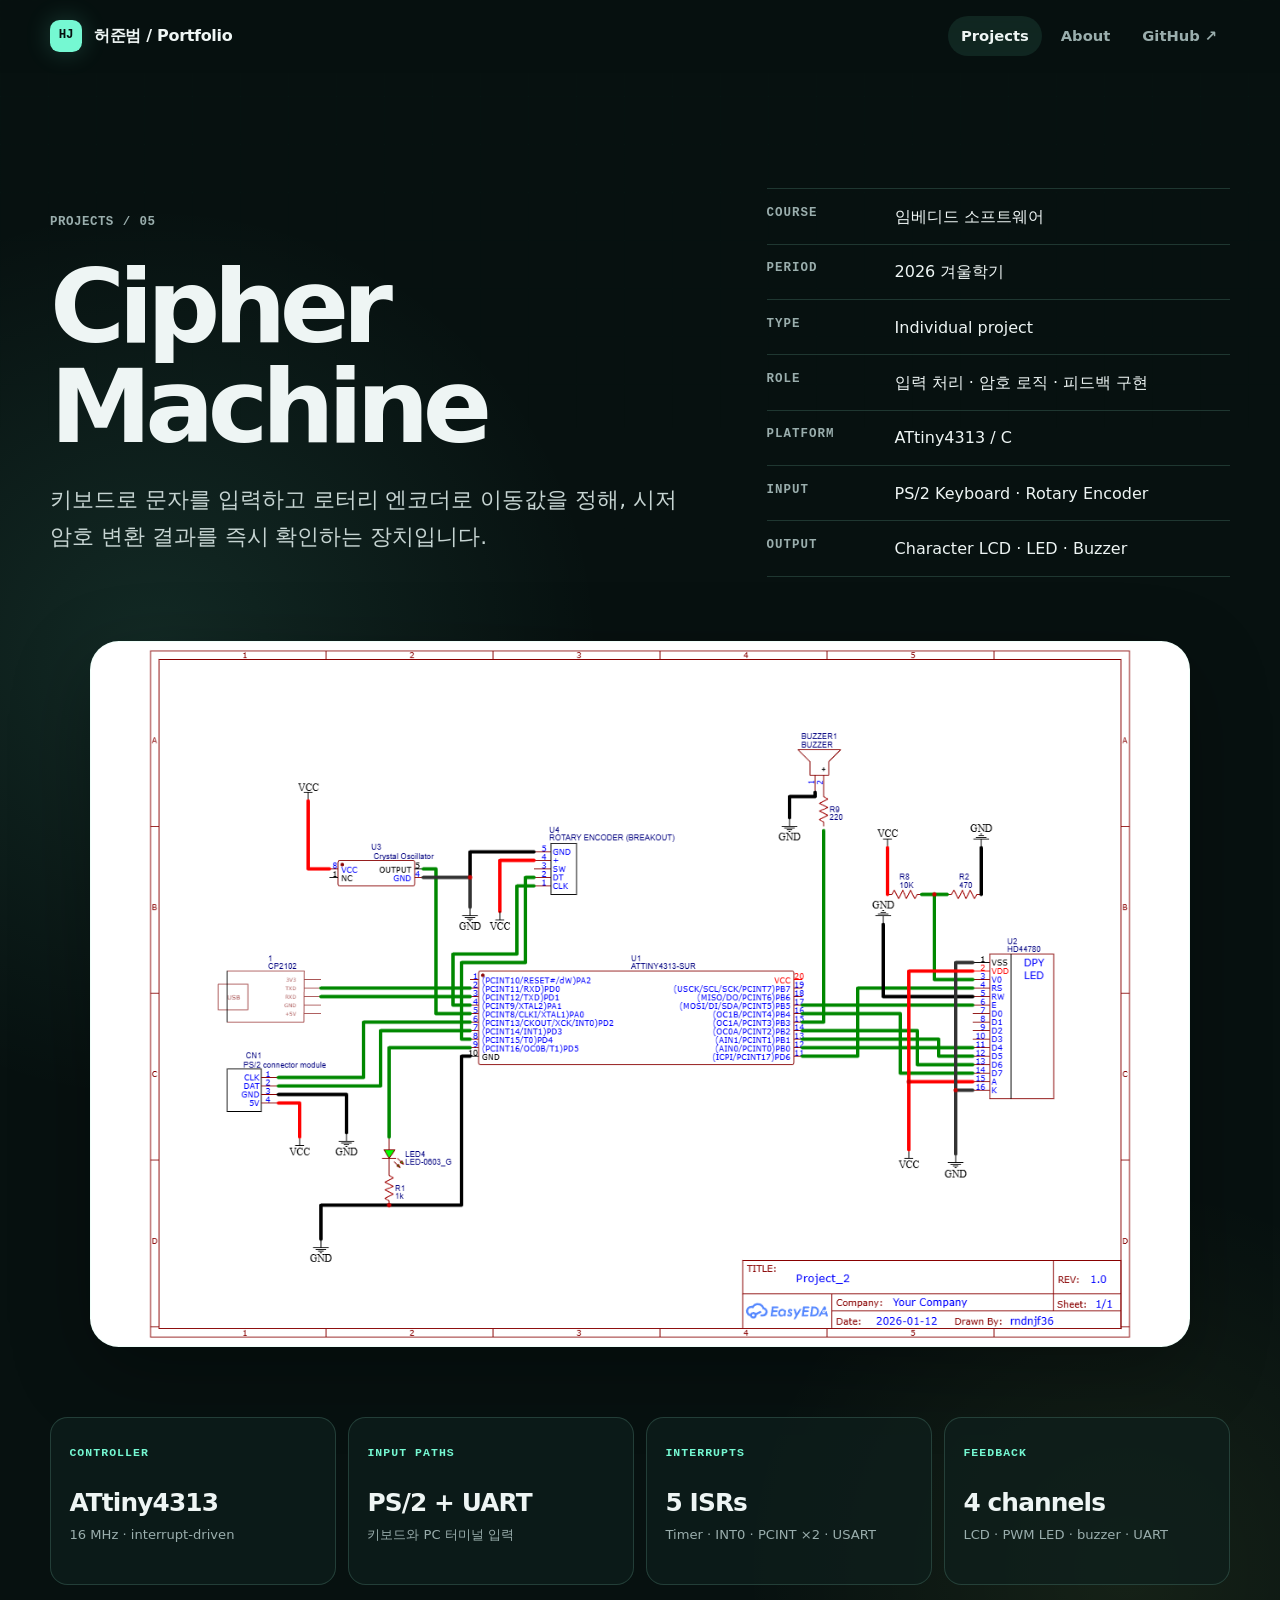
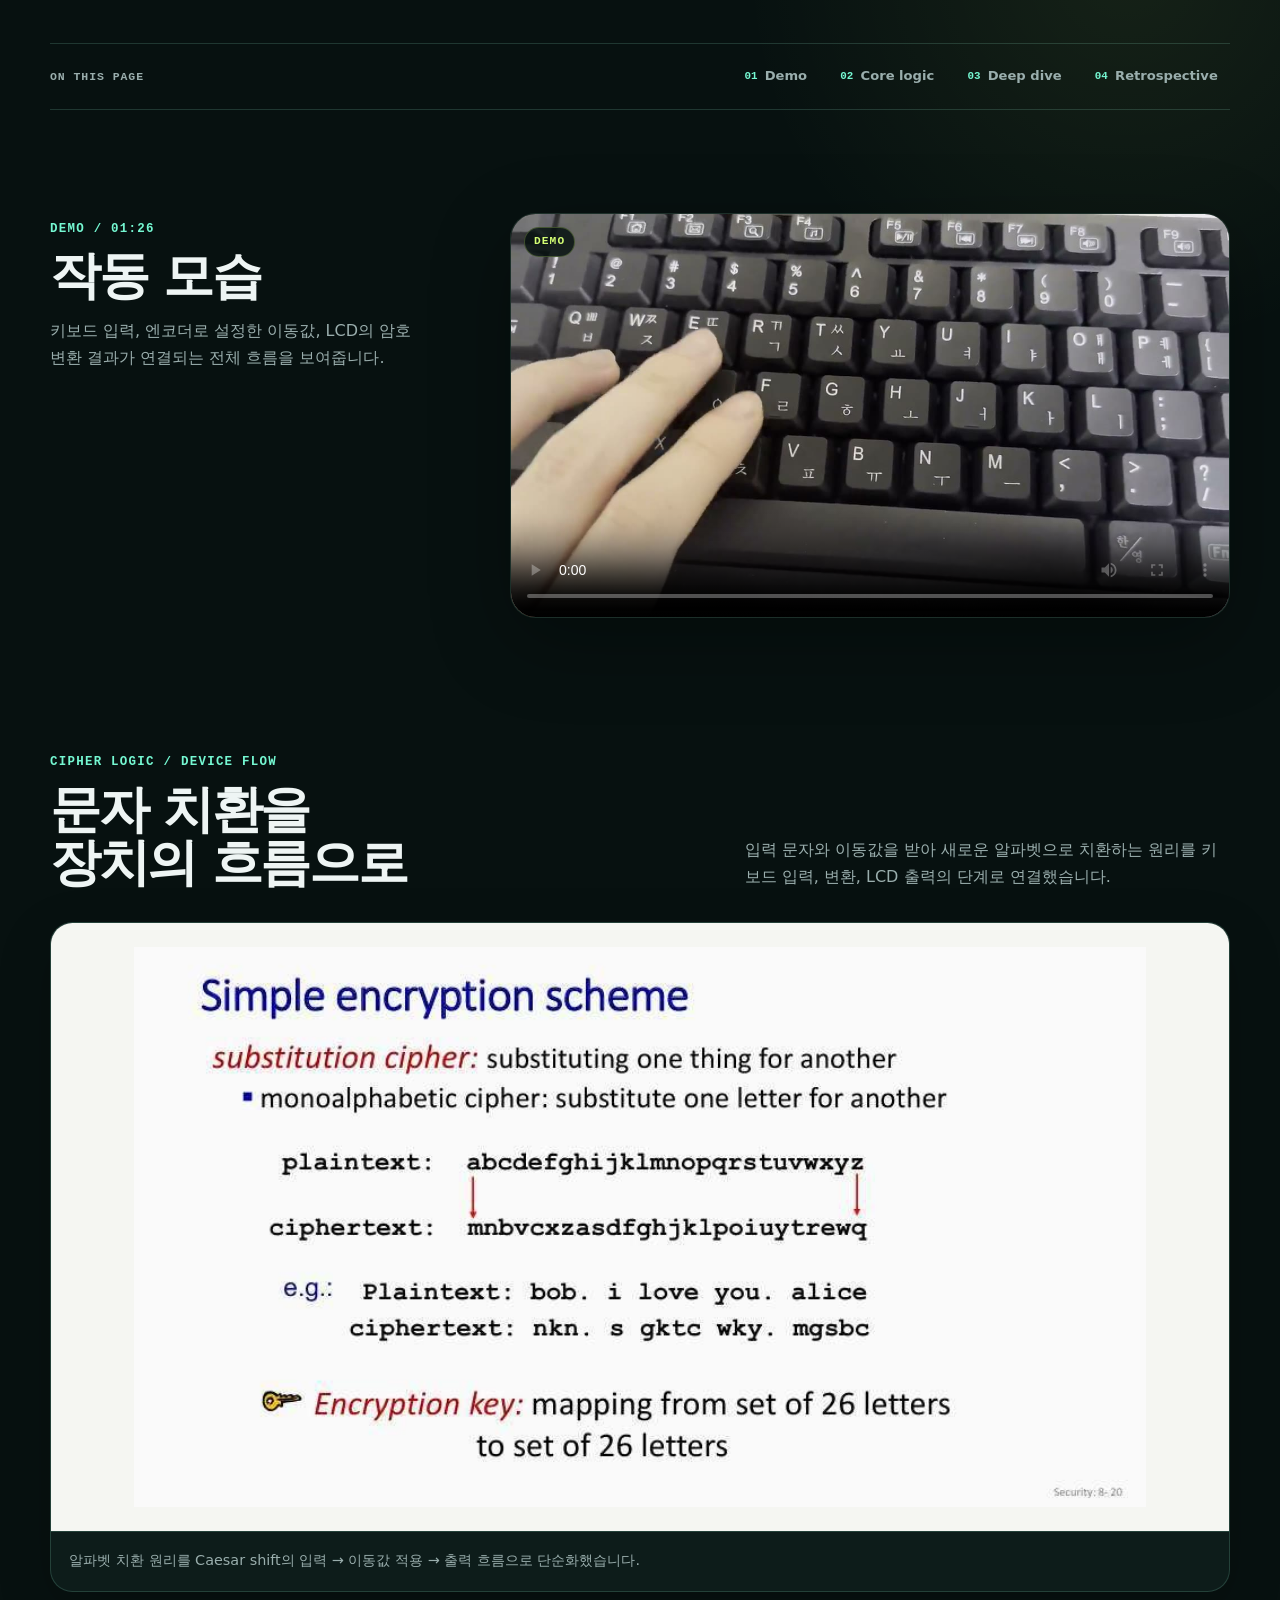
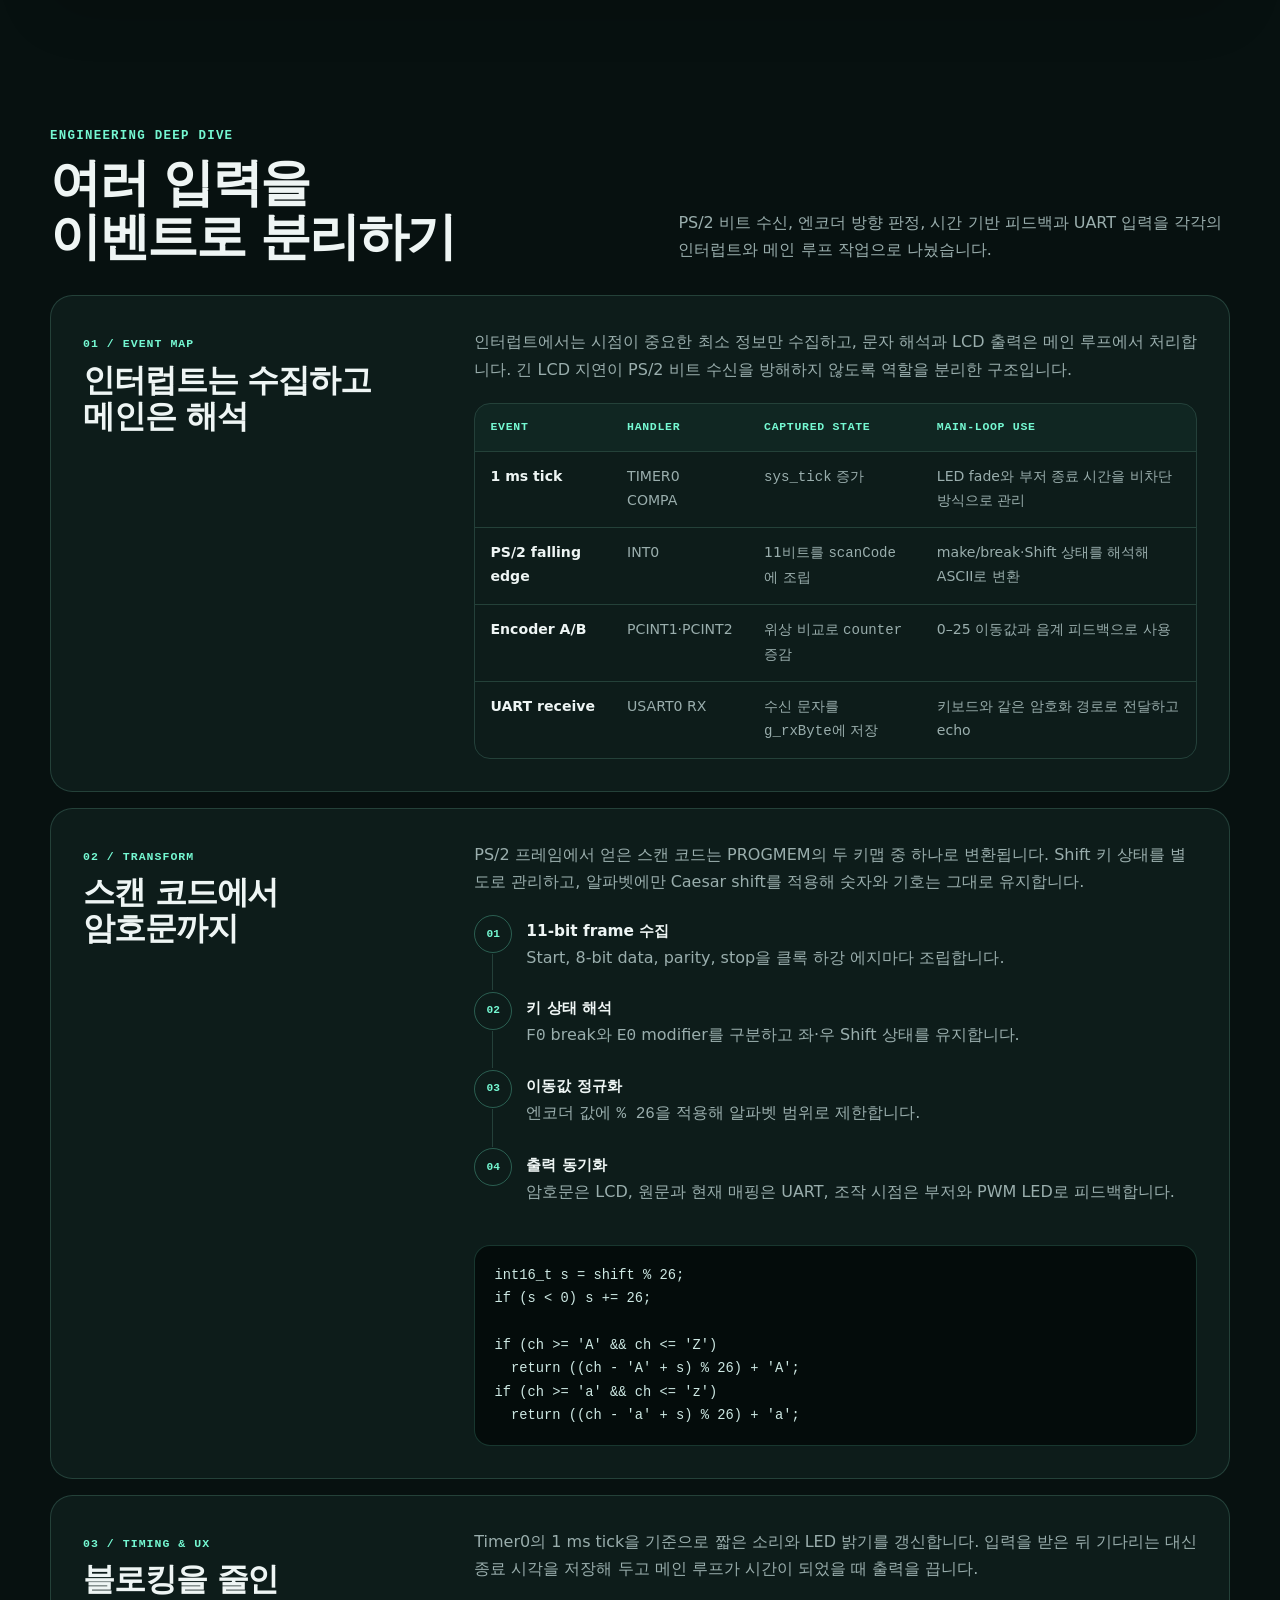
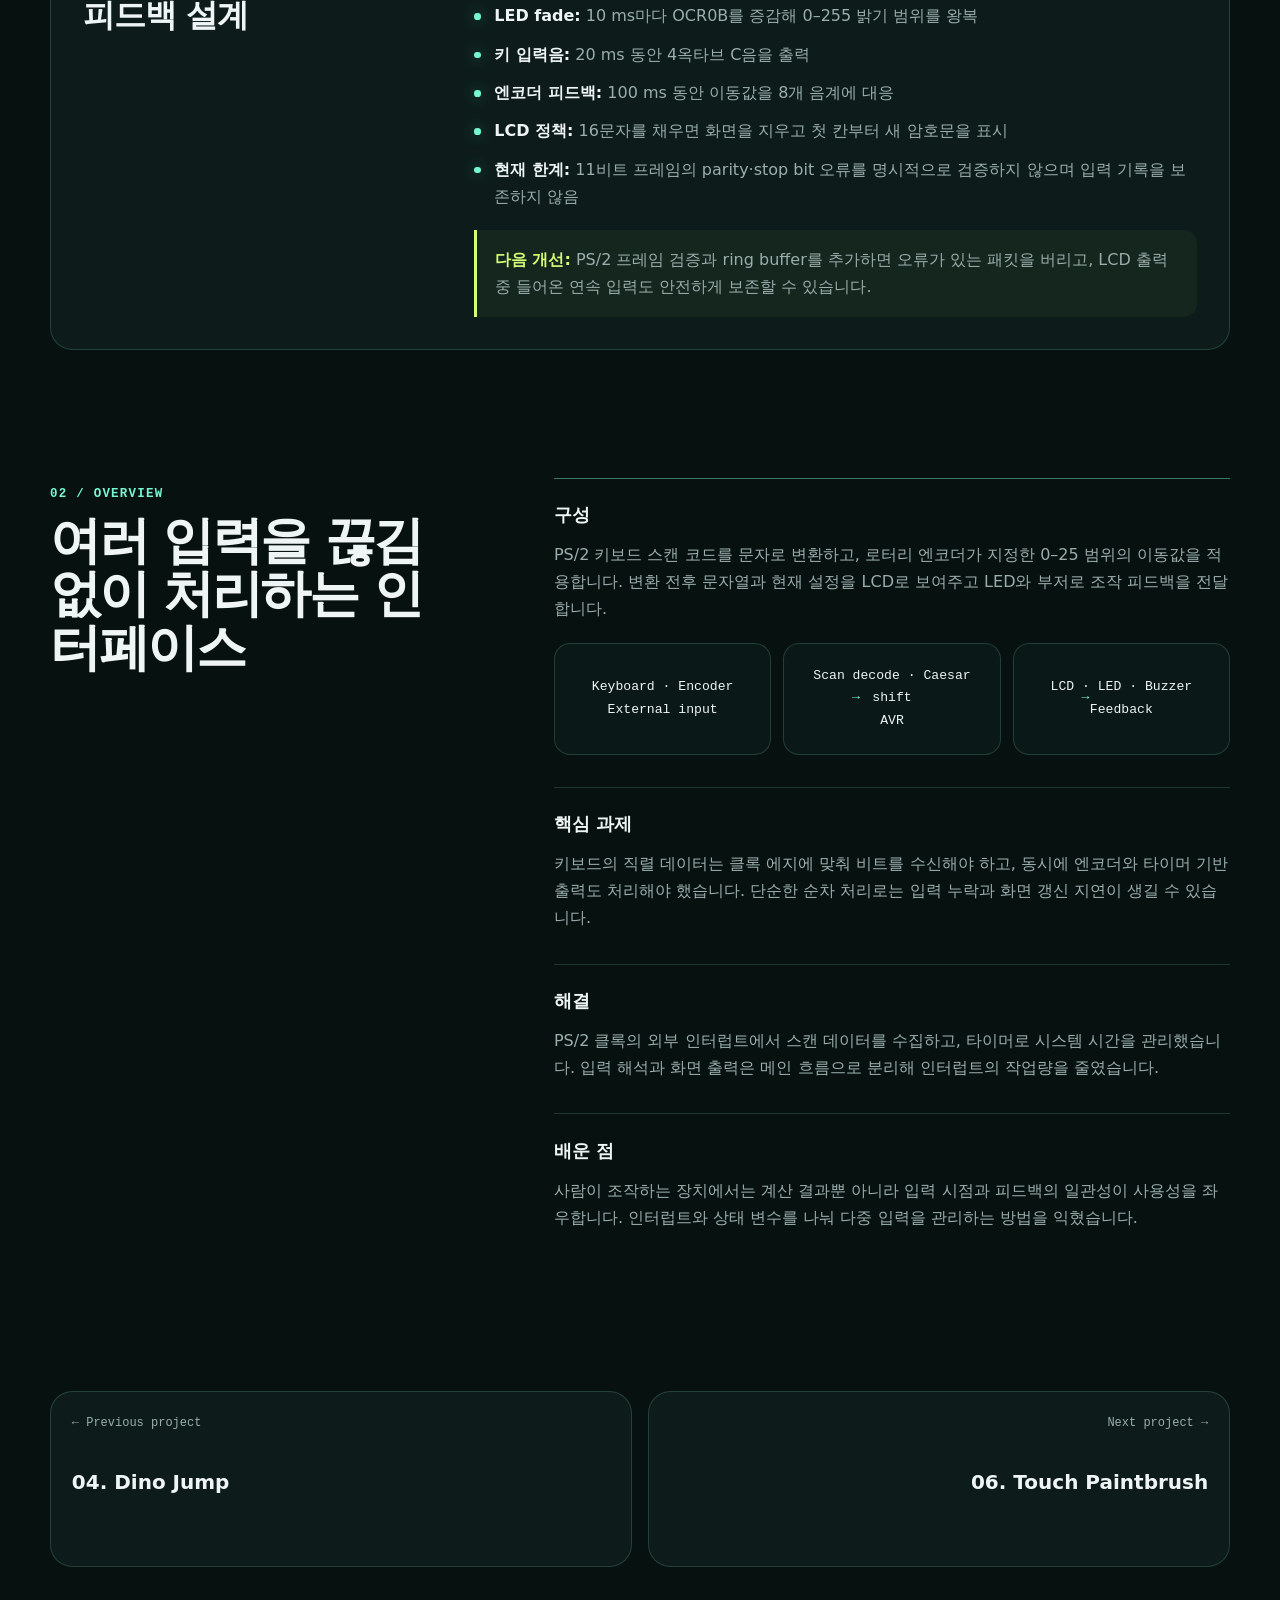
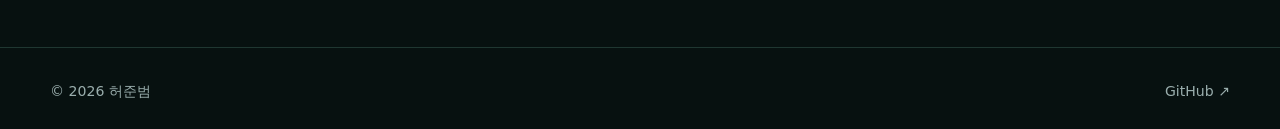
<file: projects/cipher-machine/index.html>
<!doctype html>
<html lang="ko">
  <head>
    <meta charset="utf-8" />
    <meta name="viewport" content="width=device-width, initial-scale=1" />
    <meta name="description" content="PS/2 키보드와 로터리 엔코더를 사용한 Cipher Machine 프로젝트" />
    <meta name="theme-color" content="#071110" />
    <title>Cipher Machine — 허준범 Portfolio</title>
    <link rel="icon" type="image/svg+xml" href="data:image/svg+xml,%3Csvg xmlns='http://www.w3.org/2000/svg' viewBox='0 0 64 64'%3E%3Crect width='64' height='64' rx='16' fill='%23071110'/%3E%3Cpath d='M17 32h10m10 0h10M32 17v10m0 10v10' stroke='%2375f8d2' stroke-width='6' stroke-linecap='round'/%3E%3Ccircle cx='32' cy='32' r='8' fill='%23d5ff75'/%3E%3C/svg%3E" />
    <link rel="stylesheet" href="/assets/style.css" />
    <script src="/assets/main.js" defer></script>
  </head>
  <body>
    <a class="skip-link" href="#main">본문으로 건너뛰기</a>
    <header class="site-header">
      <nav class="nav shell" aria-label="주요 메뉴">
        <a class="brand" href="/"><span class="brand-mark">HJ</span><span>허준범 / Portfolio</span></a>
        <ul class="nav-links">
          <li><a href="/projects/" aria-current="page">Projects</a></li>
          <li><a href="/#about">About</a></li>
          <li><a href="https://github.com/kui-lgtm" target="_blank" rel="noreferrer">GitHub ↗</a></li>
        </ul>
      </nav>
    </header>

    <main id="main" class="shell">
      <header class="project-hero">
        <div data-reveal>
          <nav class="breadcrumb" aria-label="현재 위치"><a href="/projects/">Projects</a><span>/</span><span>05</span></nav>
          <h1>Cipher Machine</h1>
          <p class="lead">키보드로 문자를 입력하고 로터리 엔코더로 이동값을 정해, 시저 암호 변환 결과를 즉시 확인하는 장치입니다.</p>
        </div>
        <dl class="project-meta" data-reveal>
          <div><dt>Course</dt><dd>임베디드 소프트웨어</dd></div>
          <div><dt>Period</dt><dd>2026 겨울학기</dd></div>
          <div><dt>Type</dt><dd>Individual project</dd></div>
          <div><dt>Role</dt><dd>입력 처리 · 암호 로직 · 피드백 구현</dd></div>
          <div><dt>Platform</dt><dd>ATtiny4313 / C</dd></div>
          <div><dt>Input</dt><dd>PS/2 Keyboard · Rotary Encoder</dd></div>
          <div><dt>Output</dt><dd>Character LCD · LED · Buzzer</dd></div>
        </dl>
      </header>

      <figure class="project-media" data-reveal>
        <img src="/assets/images/cipher-circuit.png" alt="키보드, 엔코더, LCD, LED, 부저가 연결된 Cipher Machine 회로도" />
      </figure>

      <section class="project-snapshot" aria-label="Cipher Machine 핵심 사양">
        <article data-reveal><span>Controller</span><strong>ATtiny4313</strong><small>16 MHz · interrupt-driven</small></article>
        <article data-reveal><span>Input paths</span><strong>PS/2 + UART</strong><small>키보드와 PC 터미널 입력</small></article>
        <article data-reveal><span>Interrupts</span><strong>5 ISRs</strong><small>Timer · INT0 · PCINT ×2 · USART</small></article>
        <article data-reveal><span>Feedback</span><strong>4 channels</strong><small>LCD · PWM LED · buzzer · UART</small></article>
      </section>

      <nav class="page-toc" aria-label="Cipher Machine 페이지 목차" data-reveal>
        <span>On this page</span>
        <a href="#cipher-demo"><b>01</b> Demo</a>
        <a href="#cipher-report"><b>02</b> Core logic</a>
        <a href="#cipher-deep"><b>03</b> Deep dive</a>
        <a href="#cipher-overview"><b>04</b> Retrospective</a>
      </nav>

      <section class="demo-section" aria-labelledby="cipher-demo">
        <div data-reveal>
          <span class="section-index">Demo / 01:26</span>
          <h2 id="cipher-demo">작동 모습</h2>
          <p>키보드 입력, 엔코더로 설정한 이동값, LCD의 암호 변환 결과가 연결되는 전체 흐름을 보여줍니다.</p>
        </div>
        <div class="demo-frame" data-reveal>
          <video controls playsinline preload="metadata" poster="/assets/images/cipher-demo-poster.jpg">
            <source src="/assets/videos/cipher-machine-demo.mp4" type="video/mp4" />
            브라우저가 동영상 재생을 지원하지 않습니다.
          </video>
        </div>
      </section>

      <section class="report-showcase" aria-labelledby="cipher-report">
        <div class="report-heading" data-reveal>
          <div><span class="section-index">Cipher logic / Device flow</span><h2 id="cipher-report">문자 치환을 장치의 흐름으로</h2></div>
          <p>입력 문자와 이동값을 받아 새로운 알파벳으로 치환하는 원리를 키보드 입력, 변환, LCD 출력의 단계로 연결했습니다.</p>
        </div>
        <div class="report-grid">
          <figure class="report-figure report-figure-wide" data-reveal>
            <img src="/assets/images/reports/cipher-substitution-scheme.jpg" alt="알파벳을 다른 문자로 대응시키는 단순 치환 암호 예시" />
            <figcaption>알파벳 치환 원리를 Caesar shift의 입력 → 이동값 적용 → 출력 흐름으로 단순화했습니다.</figcaption>
          </figure>
        </div>
      </section>

      <section class="deep-dive" aria-labelledby="cipher-deep">
        <header class="deep-heading" data-reveal>
          <div><span class="section-index">Engineering deep dive</span><h2 id="cipher-deep">여러 입력을 이벤트로 분리하기</h2></div>
          <p>PS/2 비트 수신, 엔코더 방향 판정, 시간 기반 피드백과 UART 입력을 각각의 인터럽트와 메인 루프 작업으로 나눴습니다.</p>
        </header>
        <div class="deep-stack">
          <article class="deep-card" data-reveal>
            <div class="deep-card-title"><span>01 / Event map</span><h3>인터럽트는 수집하고 메인은 해석</h3></div>
            <div class="deep-card-body">
              <p>인터럽트에서는 시점이 중요한 최소 정보만 수집하고, 문자 해석과 LCD 출력은 메인 루프에서 처리합니다. 긴 LCD 지연이 PS/2 비트 수신을 방해하지 않도록 역할을 분리한 구조입니다.</p>
              <div class="table-wrap">
                <table class="tech-table">
                  <thead><tr><th>Event</th><th>Handler</th><th>Captured state</th><th>Main-loop use</th></tr></thead>
                  <tbody>
                    <tr><td>1 ms tick</td><td>TIMER0 COMPA</td><td><code>sys_tick</code> 증가</td><td>LED fade와 부저 종료 시간을 비차단 방식으로 관리</td></tr>
                    <tr><td>PS/2 falling edge</td><td>INT0</td><td>11비트를 <code>scanCode</code>에 조립</td><td>make/break·Shift 상태를 해석해 ASCII로 변환</td></tr>
                    <tr><td>Encoder A/B</td><td>PCINT1·PCINT2</td><td>위상 비교로 <code>counter</code> 증감</td><td>0–25 이동값과 음계 피드백으로 사용</td></tr>
                    <tr><td>UART receive</td><td>USART0 RX</td><td>수신 문자를 <code>g_rxByte</code>에 저장</td><td>키보드와 같은 암호화 경로로 전달하고 echo</td></tr>
                  </tbody>
                </table>
              </div>
            </div>
          </article>

          <article class="deep-card" data-reveal>
            <div class="deep-card-title"><span>02 / Transform</span><h3>스캔 코드에서 암호문까지</h3></div>
            <div class="deep-card-body">
              <p>PS/2 프레임에서 얻은 스캔 코드는 PROGMEM의 두 키맵 중 하나로 변환됩니다. Shift 키 상태를 별도로 관리하고, 알파벳에만 Caesar shift를 적용해 숫자와 기호는 그대로 유지합니다.</p>
              <ol class="process-list">
                <li><strong>11-bit frame 수집</strong>Start, 8-bit data, parity, stop을 클록 하강 에지마다 조립합니다.</li>
                <li><strong>키 상태 해석</strong><code>F0</code> break와 <code>E0</code> modifier를 구분하고 좌·우 Shift 상태를 유지합니다.</li>
                <li><strong>이동값 정규화</strong>엔코더 값에 <code>% 26</code>을 적용해 알파벳 범위로 제한합니다.</li>
                <li><strong>출력 동기화</strong>암호문은 LCD, 원문과 현재 매핑은 UART, 조작 시점은 부저와 PWM LED로 피드백합니다.</li>
              </ol>
              <pre class="code-sample" aria-label="Caesar cipher 변환 코드"><code>int16_t s = shift % 26;
if (s &lt; 0) s += 26;

if (ch &gt;= 'A' &amp;&amp; ch &lt;= 'Z')
  return ((ch - 'A' + s) % 26) + 'A';
if (ch &gt;= 'a' &amp;&amp; ch &lt;= 'z')
  return ((ch - 'a' + s) % 26) + 'a';</code></pre>
            </div>
          </article>

          <article class="deep-card" data-reveal>
            <div class="deep-card-title"><span>03 / Timing & UX</span><h3>블로킹을 줄인 피드백 설계</h3></div>
            <div class="deep-card-body">
              <p>Timer0의 1 ms tick을 기준으로 짧은 소리와 LED 밝기를 갱신합니다. 입력을 받은 뒤 기다리는 대신 종료 시각을 저장해 두고 메인 루프가 시간이 되었을 때 출력을 끕니다.</p>
              <ul class="detail-points">
                <li><strong>LED fade:</strong> 10 ms마다 OCR0B를 증감해 0–255 밝기 범위를 왕복</li>
                <li><strong>키 입력음:</strong> 20 ms 동안 4옥타브 C음을 출력</li>
                <li><strong>엔코더 피드백:</strong> 100 ms 동안 이동값을 8개 음계에 대응</li>
                <li><strong>LCD 정책:</strong> 16문자를 채우면 화면을 지우고 첫 칸부터 새 암호문을 표시</li>
                <li><strong>현재 한계:</strong> 11비트 프레임의 parity·stop bit 오류를 명시적으로 검증하지 않으며 입력 기록을 보존하지 않음</li>
              </ul>
              <div class="deep-note"><strong>다음 개선:</strong> PS/2 프레임 검증과 ring buffer를 추가하면 오류가 있는 패킷을 버리고, LCD 출력 중 들어온 연속 입력도 안전하게 보존할 수 있습니다.</div>
            </div>
          </article>
        </div>
      </section>

      <section class="case-study" aria-labelledby="cipher-overview">
        <div data-reveal><span class="section-index">02 / Overview</span><h2 id="cipher-overview">여러 입력을 끊김 없이 처리하는 인터페이스</h2></div>
        <div data-reveal>
          <article class="story-block">
            <h3>구성</h3>
            <p>PS/2 키보드 스캔 코드를 문자로 변환하고, 로터리 엔코더가 지정한 0–25 범위의 이동값을 적용합니다. 변환 전후 문자열과 현재 설정을 LCD로 보여주고 LED와 부저로 조작 피드백을 전달합니다.</p>
            <div class="architecture" aria-label="시스템 흐름"><div>Keyboard · Encoder<br />External input</div><div>Scan decode · Caesar shift<br />AVR</div><div>LCD · LED · Buzzer<br />Feedback</div></div>
          </article>
          <article class="story-block">
            <h3>핵심 과제</h3>
            <p>키보드의 직렬 데이터는 클록 에지에 맞춰 비트를 수신해야 하고, 동시에 엔코더와 타이머 기반 출력도 처리해야 했습니다. 단순한 순차 처리로는 입력 누락과 화면 갱신 지연이 생길 수 있습니다.</p>
          </article>
          <article class="story-block">
            <h3>해결</h3>
            <p>PS/2 클록의 외부 인터럽트에서 스캔 데이터를 수집하고, 타이머로 시스템 시간을 관리했습니다. 입력 해석과 화면 출력은 메인 흐름으로 분리해 인터럽트의 작업량을 줄였습니다.</p>
          </article>
          <article class="story-block">
            <h3>배운 점</h3>
            <p>사람이 조작하는 장치에서는 계산 결과뿐 아니라 입력 시점과 피드백의 일관성이 사용성을 좌우합니다. 인터럽트와 상태 변수를 나눠 다중 입력을 관리하는 방법을 익혔습니다.</p>
          </article>
        </div>
      </section>

      <nav class="project-nav" aria-label="다른 프로젝트">
        <a href="/projects/dino-jump/"><span>← Previous project</span><strong>04. Dino Jump</strong></a>
        <a href="/projects/touch-paintbrush/"><span>Next project →</span><strong>06. Touch Paintbrush</strong></a>
      </nav>
    </main>

    <footer class="site-footer"><div class="footer-inner shell"><span>© <span data-year></span> 허준범</span><a href="https://github.com/kui-lgtm" target="_blank" rel="noreferrer">GitHub ↗</a></div></footer>
  </body>
</html>
</file>
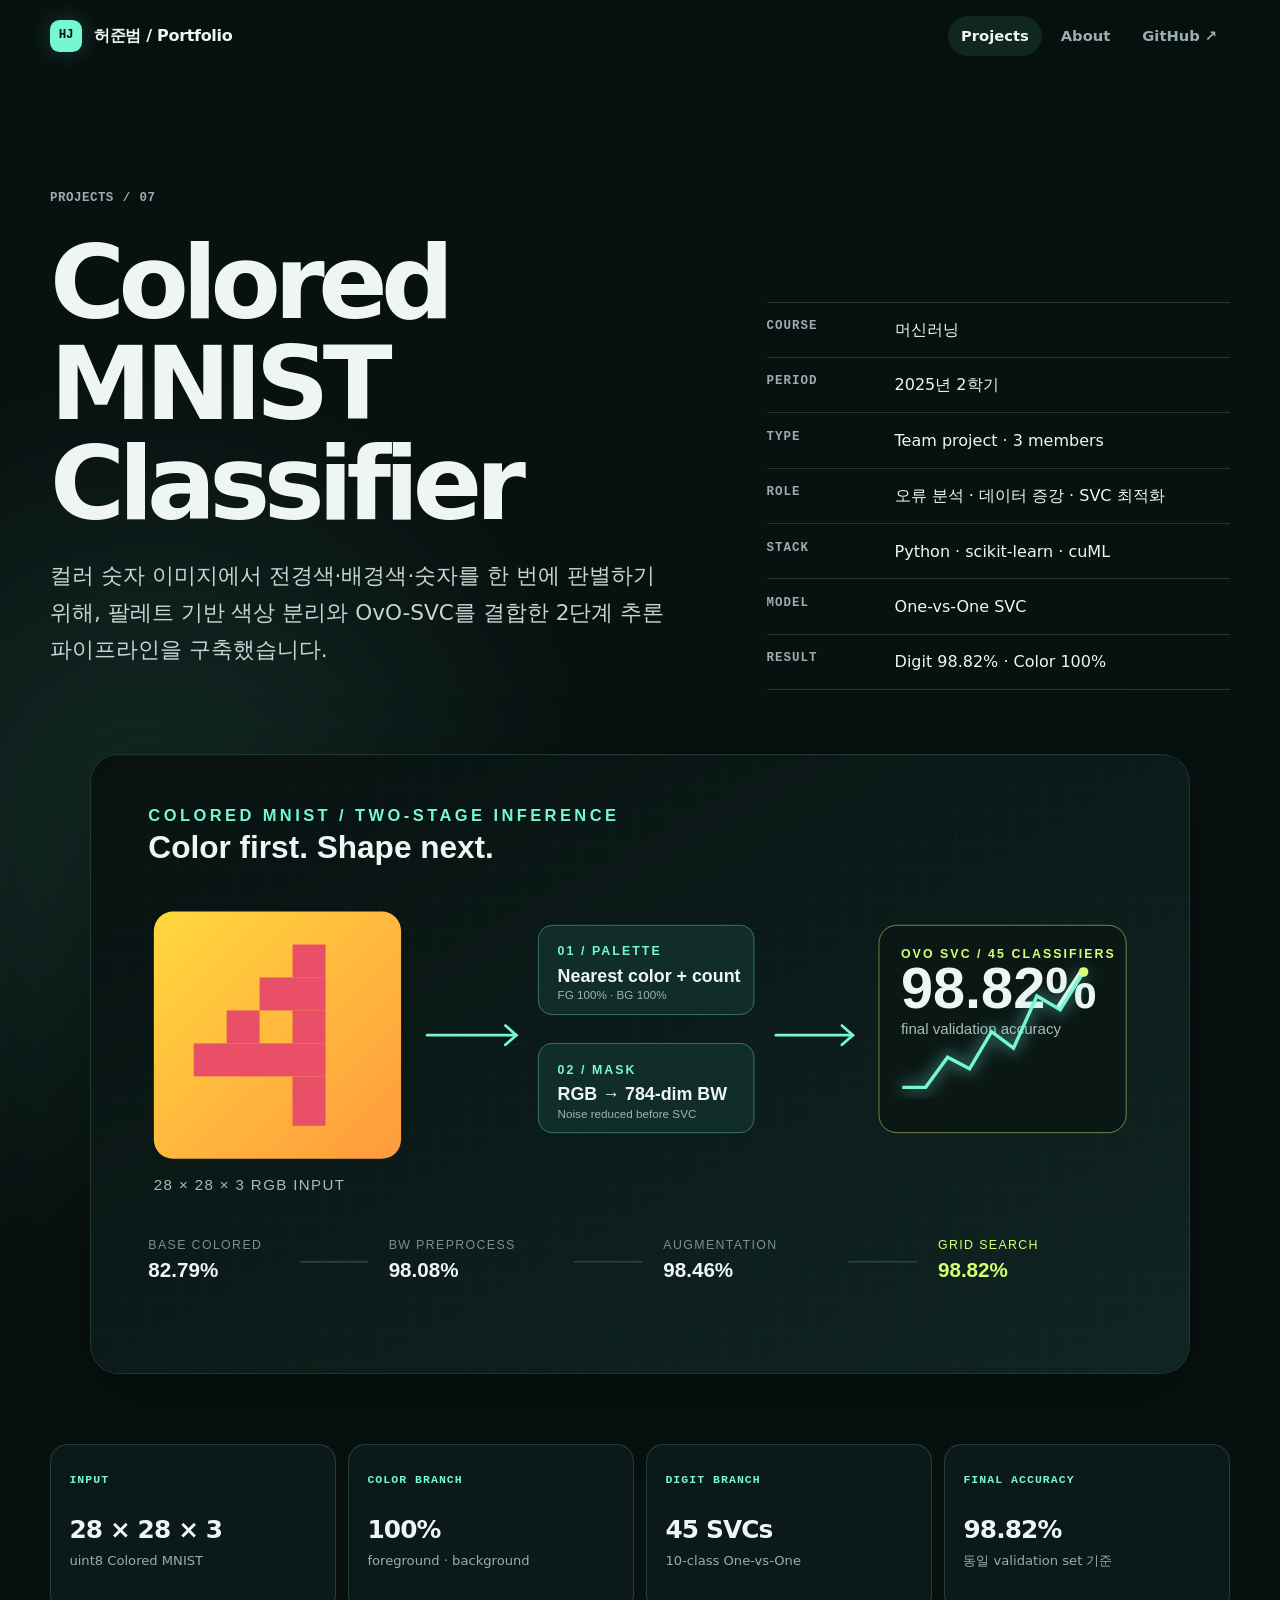
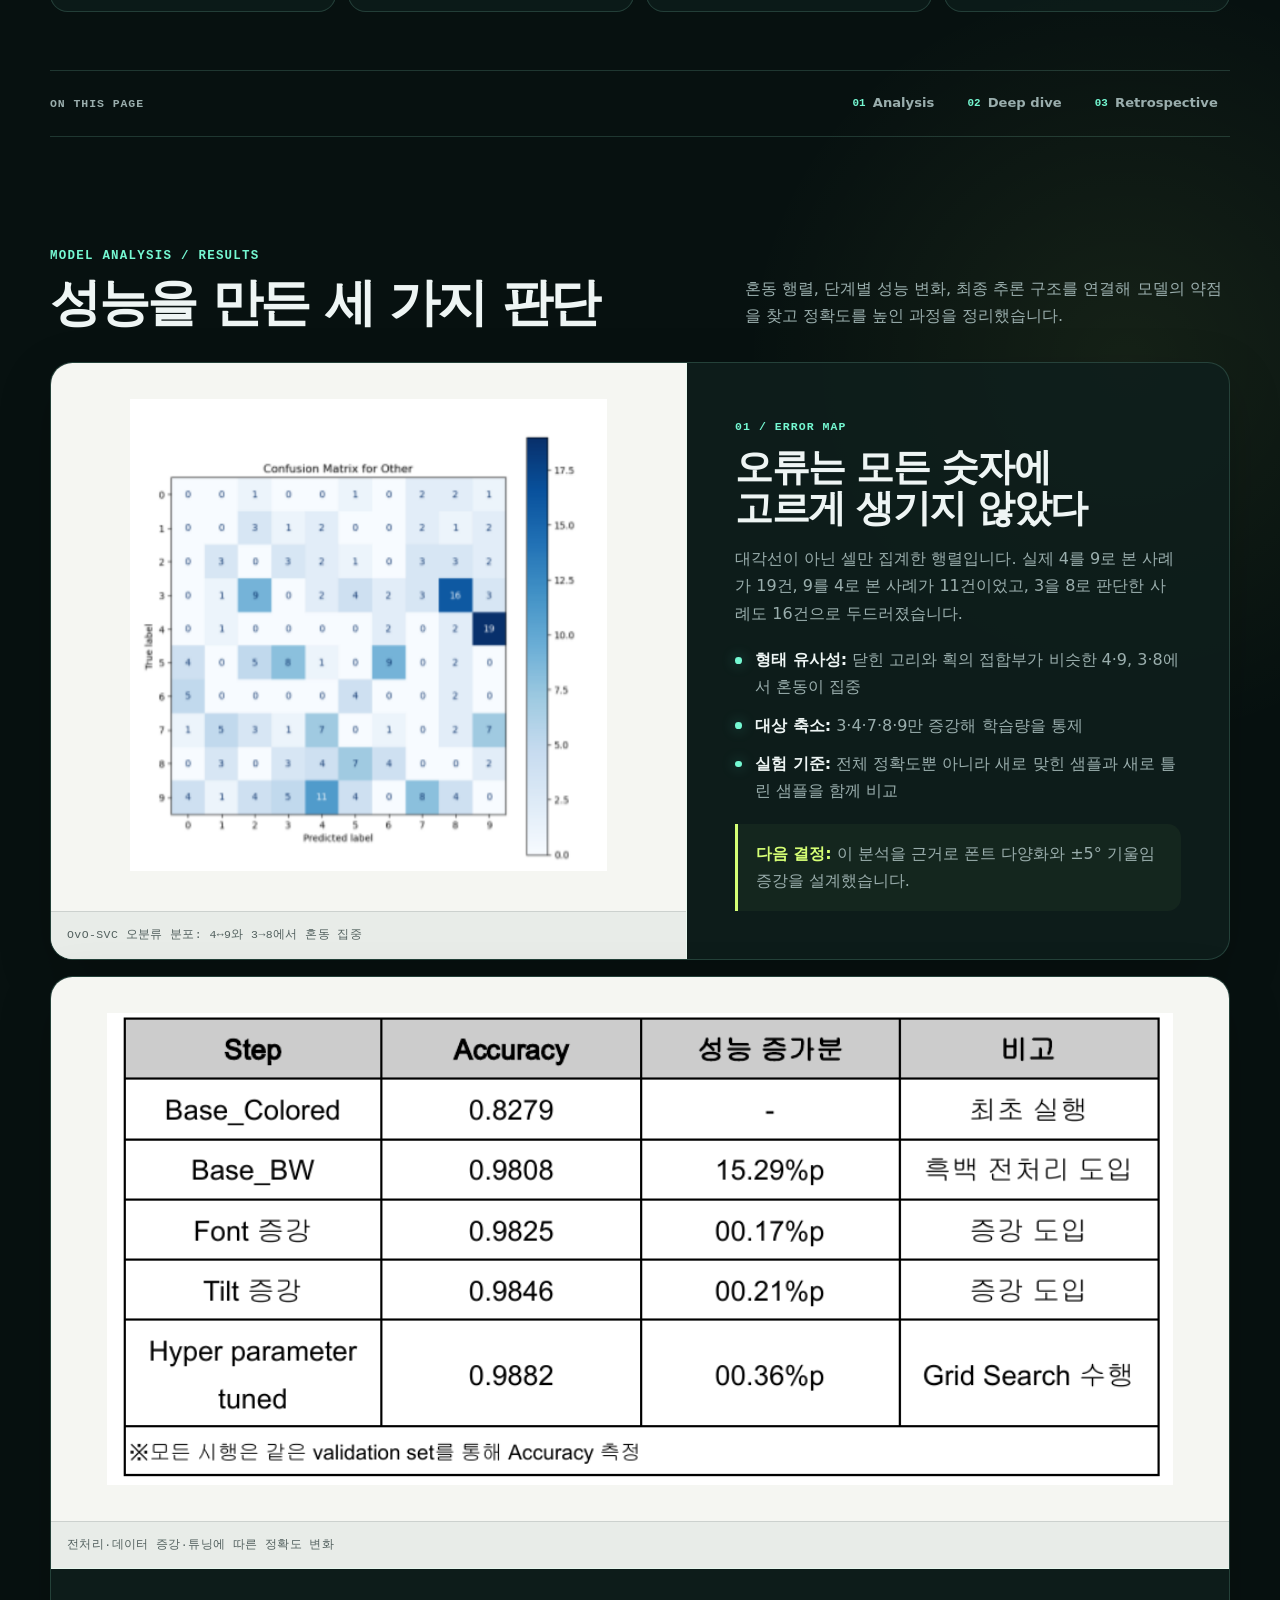
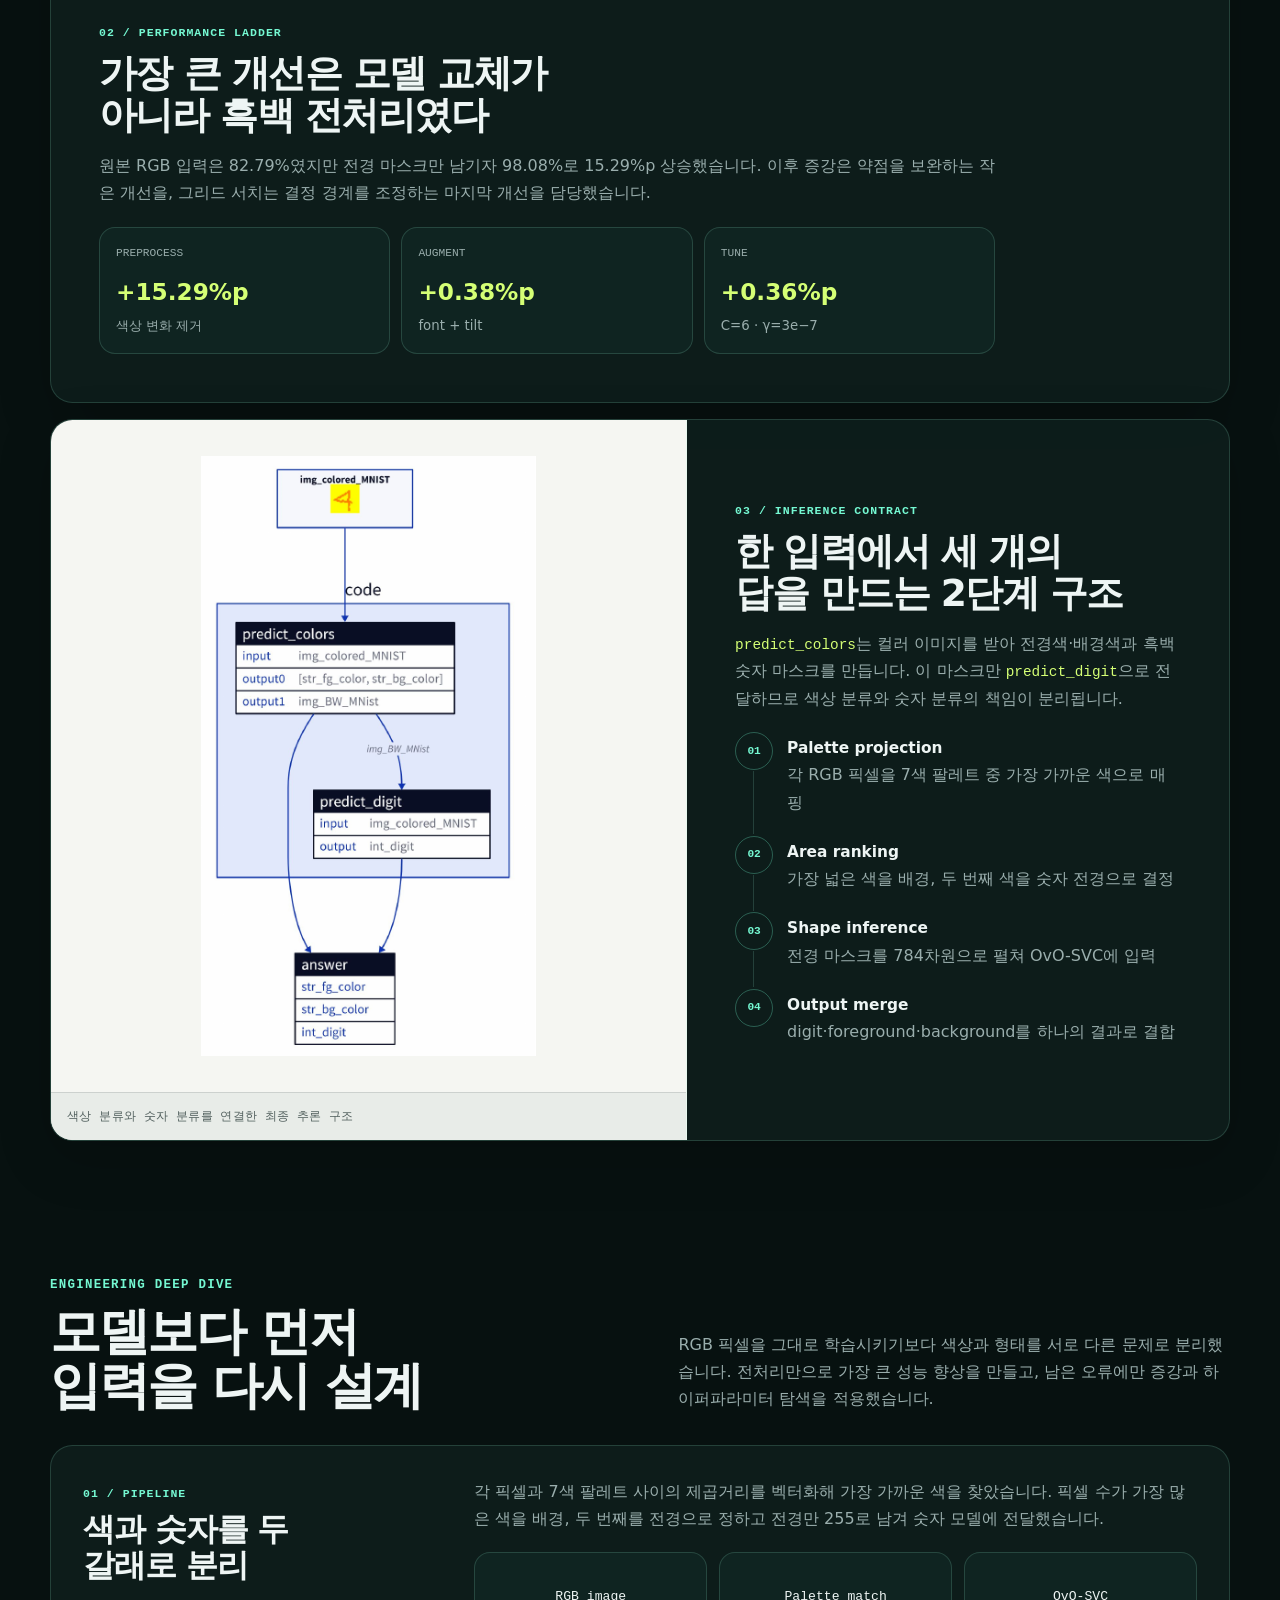
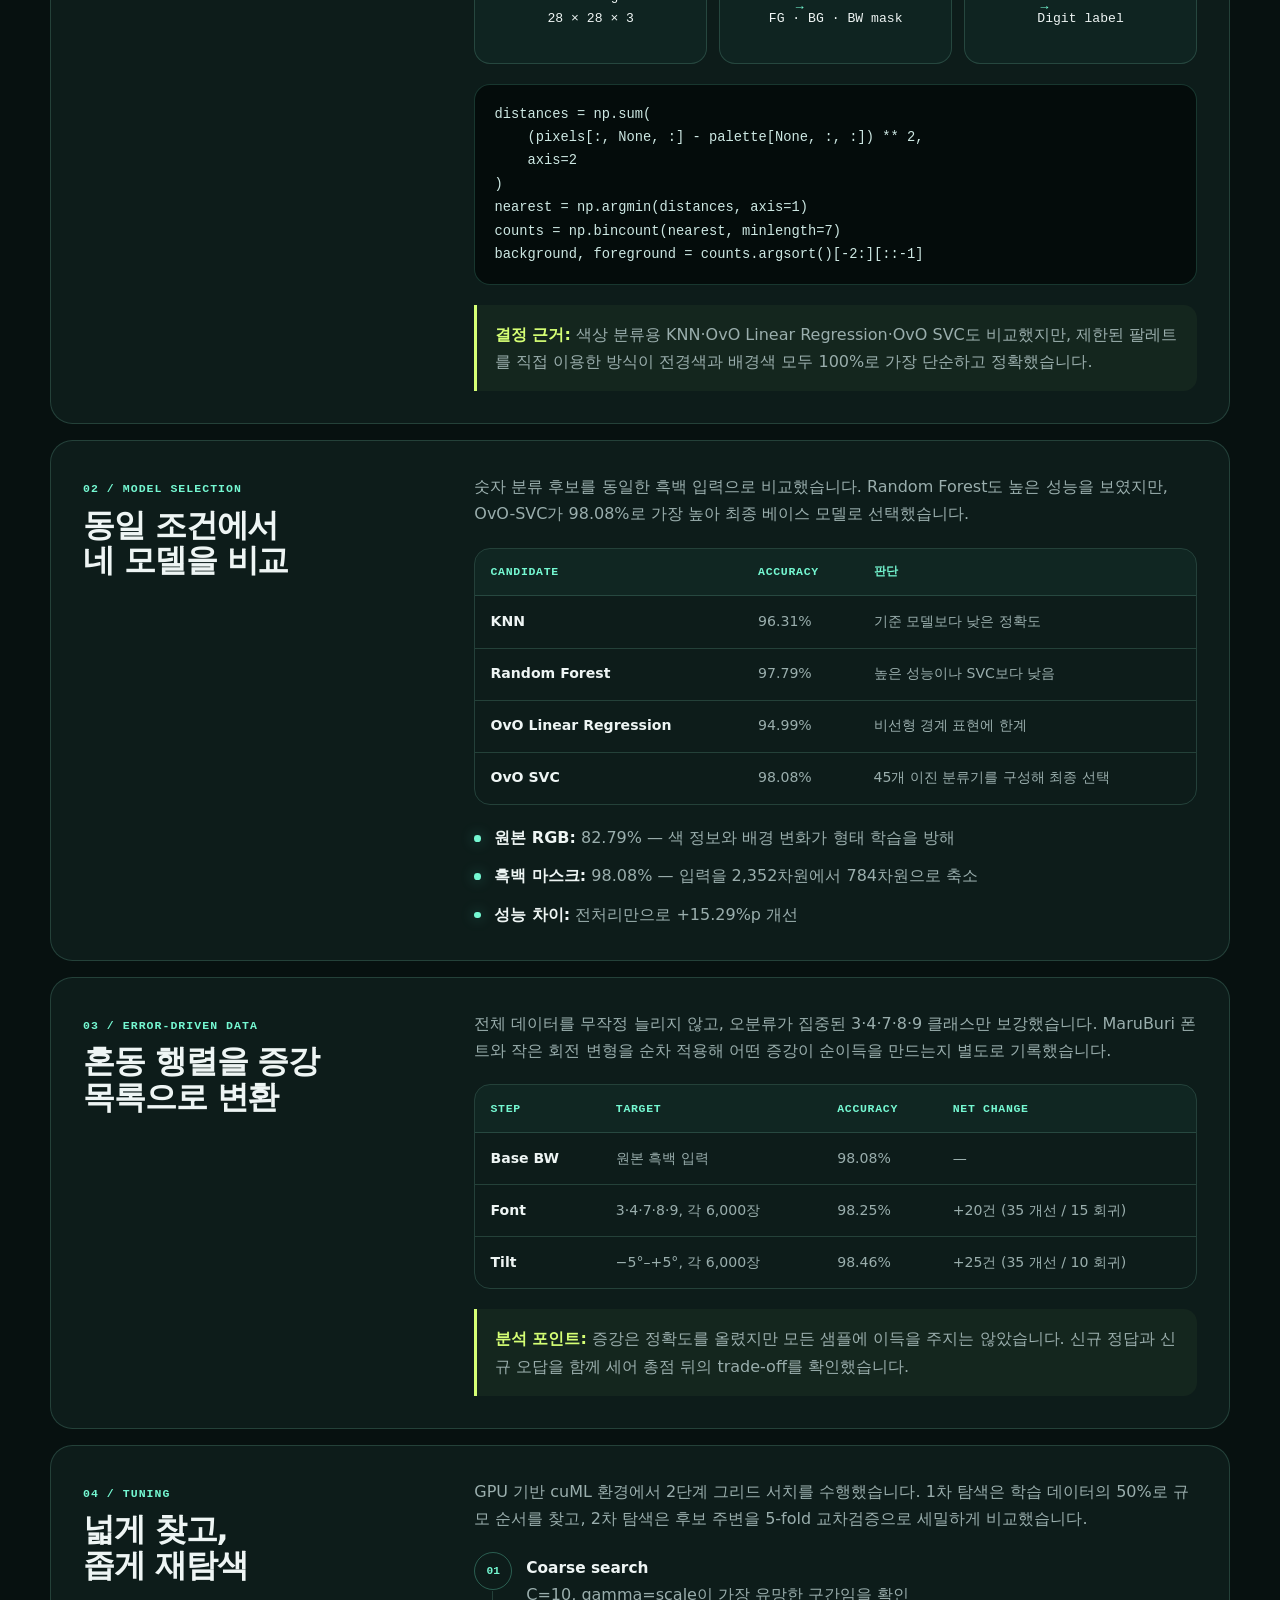
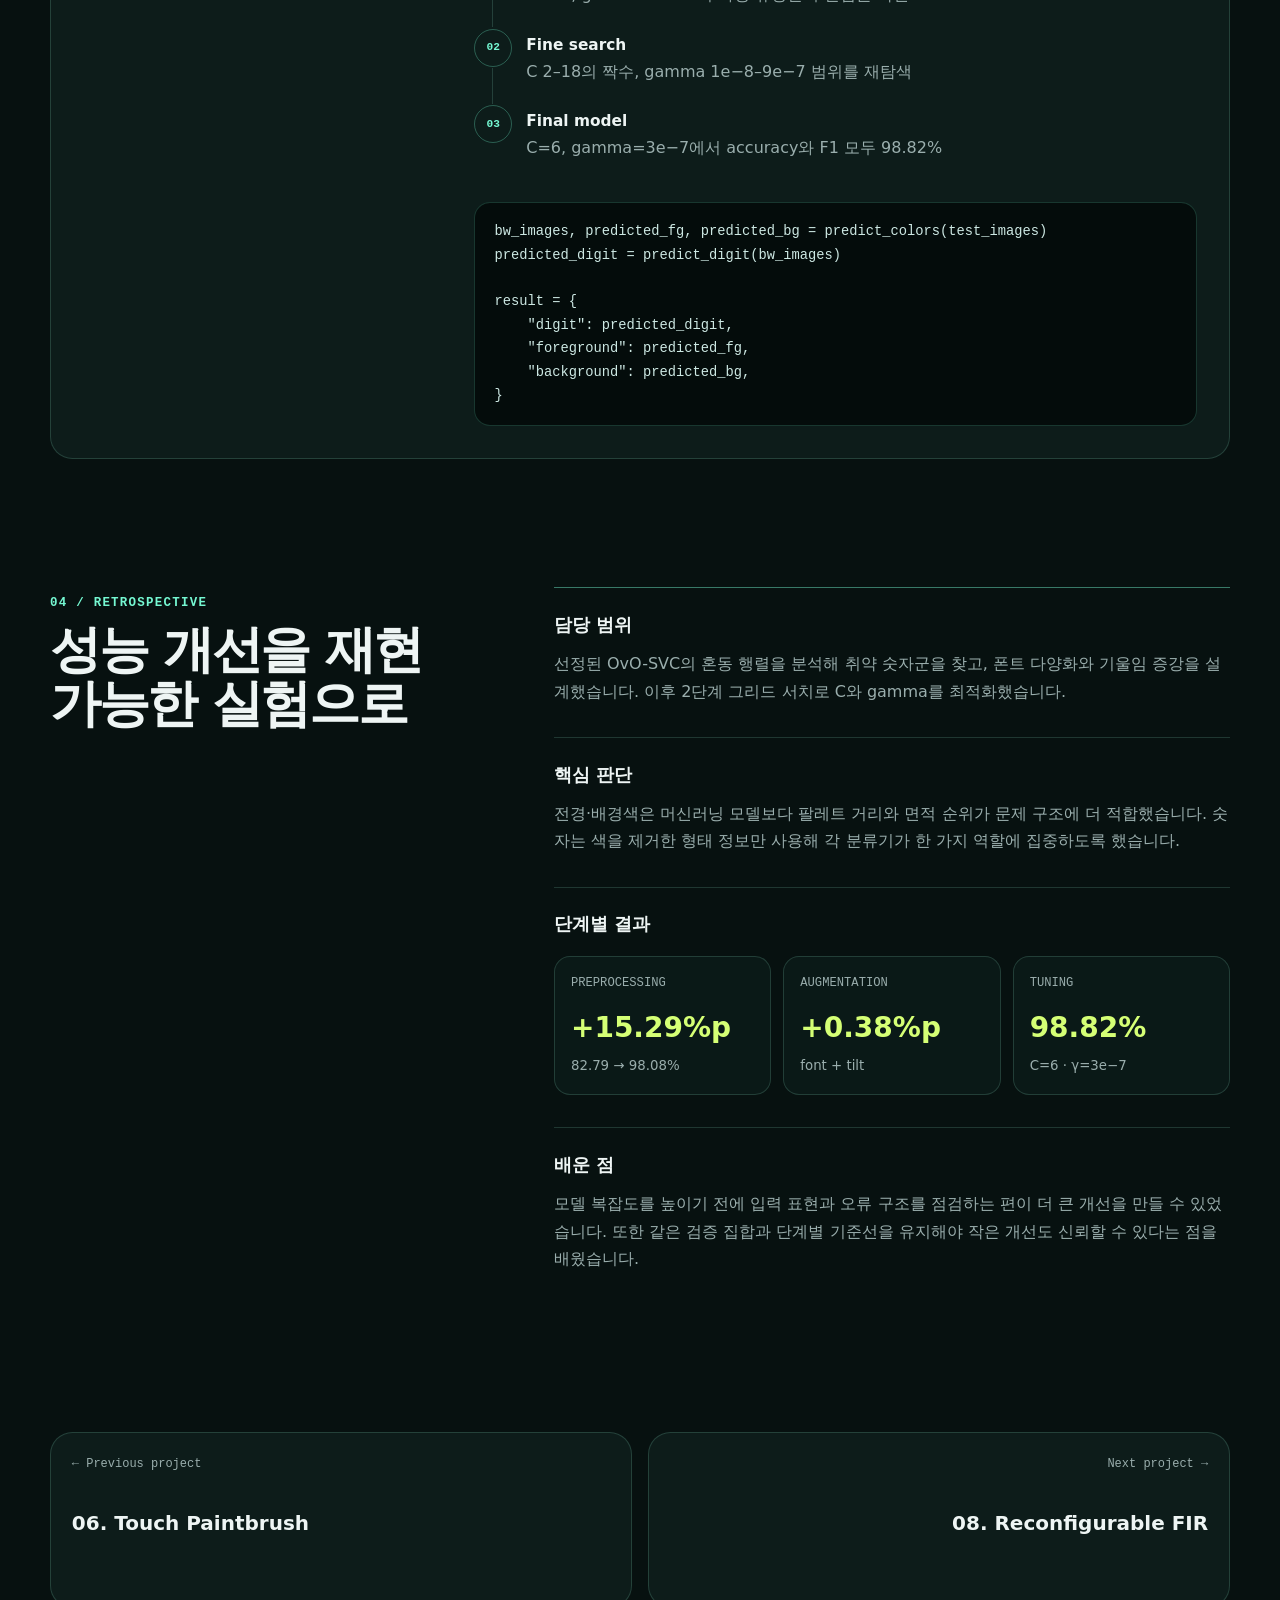
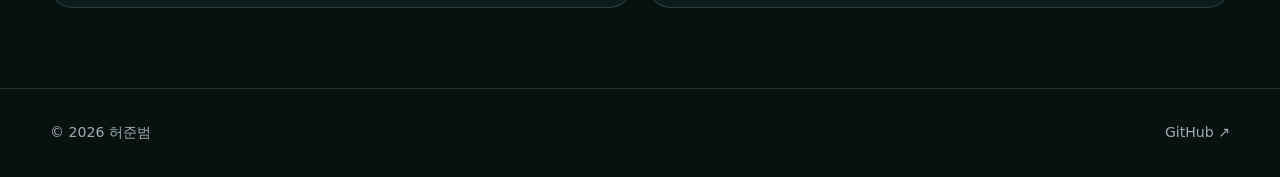
<file: projects/colored-mnist-classifier/index.html>
<!doctype html>
<html lang="ko">
  <head>
    <meta charset="utf-8" />
    <meta name="viewport" content="width=device-width, initial-scale=1" />
    <meta name="description" content="Colored MNIST의 숫자·전경색·배경색을 분류한 머신러닝 프로젝트" />
    <meta name="theme-color" content="#071110" />
    <title>Colored MNIST Classifier — 허준범 Portfolio</title>
    <link rel="icon" type="image/svg+xml" href="data:image/svg+xml,%3Csvg xmlns='http://www.w3.org/2000/svg' viewBox='0 0 64 64'%3E%3Crect width='64' height='64' rx='16' fill='%23071110'/%3E%3Cpath d='M17 32h10m10 0h10M32 17v10m0 10v10' stroke='%2375f8d2' stroke-width='6' stroke-linecap='round'/%3E%3Ccircle cx='32' cy='32' r='8' fill='%23d5ff75'/%3E%3C/svg%3E" />
    <link rel="stylesheet" href="/assets/style.css" />
    <script src="/assets/main.js" defer></script>
  </head>
  <body>
    <a class="skip-link" href="#main">본문으로 건너뛰기</a>
    <header class="site-header">
      <nav class="nav shell" aria-label="주요 메뉴">
        <a class="brand" href="/"><span class="brand-mark">HJ</span><span>허준범 / Portfolio</span></a>
        <ul class="nav-links">
          <li><a href="/projects/" aria-current="page">Projects</a></li>
          <li><a href="/#about">About</a></li>
          <li><a href="https://github.com/kui-lgtm" target="_blank" rel="noreferrer">GitHub ↗</a></li>
        </ul>
      </nav>
    </header>

    <main id="main" class="shell">
      <header class="project-hero">
        <div data-reveal>
          <nav class="breadcrumb" aria-label="현재 위치"><a href="/projects/">Projects</a><span>/</span><span>07</span></nav>
          <h1>Colored MNIST Classifier</h1>
          <p class="lead">컬러 숫자 이미지에서 전경색·배경색·숫자를 한 번에 판별하기 위해, 팔레트 기반 색상 분리와 OvO-SVC를 결합한 2단계 추론 파이프라인을 구축했습니다.</p>
        </div>
        <dl class="project-meta" data-reveal>
          <div><dt>Course</dt><dd>머신러닝</dd></div>
          <div><dt>Period</dt><dd>2025년 2학기</dd></div>
          <div><dt>Type</dt><dd>Team project · 3 members</dd></div>
          <div><dt>Role</dt><dd>오류 분석 · 데이터 증강 · SVC 최적화</dd></div>
          <div><dt>Stack</dt><dd>Python · scikit-learn · cuML</dd></div>
          <div><dt>Model</dt><dd>One-vs-One SVC</dd></div>
          <div><dt>Result</dt><dd>Digit 98.82% · Color 100%</dd></div>
        </dl>
      </header>

      <figure class="project-media project-media-dark" data-reveal>
        <img src="/assets/images/colored-mnist-classifier.svg" alt="컬러 숫자를 팔레트 기반 색상 분리와 흑백 전처리를 거쳐 OvO-SVC로 분류하는 흐름" />
      </figure>

      <section class="project-snapshot" aria-label="Colored MNIST Classifier 핵심 사양">
        <article data-reveal><span>Input</span><strong>28 × 28 × 3</strong><small>uint8 Colored MNIST</small></article>
        <article data-reveal><span>Color branch</span><strong>100%</strong><small>foreground · background</small></article>
        <article data-reveal><span>Digit branch</span><strong>45 SVCs</strong><small>10-class One-vs-One</small></article>
        <article data-reveal><span>Final accuracy</span><strong>98.82%</strong><small>동일 validation set 기준</small></article>
      </section>

      <nav class="page-toc" aria-label="Colored MNIST Classifier 페이지 목차" data-reveal>
        <span>On this page</span>
        <a href="#ml-report"><b>01</b> Analysis</a>
        <a href="#ml-deep"><b>02</b> Deep dive</a>
        <a href="#ml-overview"><b>03</b> Retrospective</a>
      </nav>

      <section class="report-showcase" aria-labelledby="ml-report">
        <div class="report-heading" data-reveal>
          <div><span class="section-index">Model analysis / Results</span><h2 id="ml-report">성능을 만든 세 가지 판단</h2></div>
          <p>혼동 행렬, 단계별 성능 변화, 최종 추론 구조를 연결해 모델의 약점을 찾고 정확도를 높인 과정을 정리했습니다.</p>
        </div>
        <div class="evidence-list">
          <article class="evidence-item" data-reveal>
            <figure class="evidence-visual">
              <img src="/assets/images/reports/ml-confusion-matrix-crop.png" alt="OvO-SVC 오분류만 집계한 혼동 행렬" />
              <figcaption>OvO-SVC 오분류 분포: 4↔9와 3→8에서 혼동 집중</figcaption>
            </figure>
            <div class="evidence-copy">
              <span class="evidence-kicker">01 / Error map</span>
              <h3>오류는 모든 숫자에 고르게 생기지 않았다</h3>
              <p>대각선이 아닌 셀만 집계한 행렬입니다. 실제 4를 9로 본 사례가 19건, 9를 4로 본 사례가 11건이었고, 3을 8로 판단한 사례도 16건으로 두드러졌습니다.</p>
              <ul class="detail-points">
                <li><strong>형태 유사성:</strong> 닫힌 고리와 획의 접합부가 비슷한 4·9, 3·8에서 혼동이 집중</li>
                <li><strong>대상 축소:</strong> 3·4·7·8·9만 증강해 학습량을 통제</li>
                <li><strong>실험 기준:</strong> 전체 정확도뿐 아니라 새로 맞힌 샘플과 새로 틀린 샘플을 함께 비교</li>
              </ul>
              <div class="deep-note"><strong>다음 결정:</strong> 이 분석을 근거로 폰트 다양화와 ±5° 기울임 증강을 설계했습니다.</div>
            </div>
          </article>

          <article class="evidence-item evidence-wide" data-reveal>
            <figure class="evidence-visual">
              <img src="/assets/images/reports/ml-performance-table.png" alt="전처리와 증강 및 하이퍼파라미터 튜닝 단계별 정확도 표" />
              <figcaption>전처리·데이터 증강·튜닝에 따른 정확도 변화</figcaption>
            </figure>
            <div class="evidence-copy">
              <span class="evidence-kicker">02 / Performance ladder</span>
              <h3>가장 큰 개선은 모델 교체가 아니라 흑백 전처리였다</h3>
              <p>원본 RGB 입력은 82.79%였지만 전경 마스크만 남기자 98.08%로 15.29%p 상승했습니다. 이후 증강은 약점을 보완하는 작은 개선을, 그리드 서치는 결정 경계를 조정하는 마지막 개선을 담당했습니다.</p>
              <div class="evidence-metrics" aria-label="단계별 성능 해석">
                <div><span>Preprocess</span><strong>+15.29%p</strong><small>색상 변화 제거</small></div>
                <div><span>Augment</span><strong>+0.38%p</strong><small>font + tilt</small></div>
                <div><span>Tune</span><strong>+0.36%p</strong><small>C=6 · γ=3e−7</small></div>
              </div>
            </div>
          </article>

          <article class="evidence-item" data-reveal>
            <figure class="evidence-visual evidence-visual-portrait">
              <img src="/assets/images/reports/ml-pipeline-diagram.png" alt="predict_colors와 predict_digit을 연결한 최종 추론 파이프라인" />
              <figcaption>색상 분류와 숫자 분류를 연결한 최종 추론 구조</figcaption>
            </figure>
            <div class="evidence-copy">
              <span class="evidence-kicker">03 / Inference contract</span>
              <h3>한 입력에서 세 개의 답을 만드는 2단계 구조</h3>
              <p><code>predict_colors</code>는 컬러 이미지를 받아 전경색·배경색과 흑백 숫자 마스크를 만듭니다. 이 마스크만 <code>predict_digit</code>으로 전달하므로 색상 분류와 숫자 분류의 책임이 분리됩니다.</p>
              <ol class="process-list">
                <li><strong>Palette projection</strong>각 RGB 픽셀을 7색 팔레트 중 가장 가까운 색으로 매핑</li>
                <li><strong>Area ranking</strong>가장 넓은 색을 배경, 두 번째 색을 숫자 전경으로 결정</li>
                <li><strong>Shape inference</strong>전경 마스크를 784차원으로 펼쳐 OvO-SVC에 입력</li>
                <li><strong>Output merge</strong>digit·foreground·background를 하나의 결과로 결합</li>
              </ol>
            </div>
          </article>
        </div>
      </section>

      <section class="deep-dive" aria-labelledby="ml-deep">
        <header class="deep-heading" data-reveal>
          <div><span class="section-index">Engineering deep dive</span><h2 id="ml-deep">모델보다 먼저 입력을 다시 설계</h2></div>
          <p>RGB 픽셀을 그대로 학습시키기보다 색상과 형태를 서로 다른 문제로 분리했습니다. 전처리만으로 가장 큰 성능 향상을 만들고, 남은 오류에만 증강과 하이퍼파라미터 탐색을 적용했습니다.</p>
        </header>
        <div class="deep-stack">
          <article class="deep-card" data-reveal>
            <div class="deep-card-title"><span>01 / Pipeline</span><h3>색과 숫자를 두 갈래로 분리</h3></div>
            <div class="deep-card-body">
              <p>각 픽셀과 7색 팔레트 사이의 제곱거리를 벡터화해 가장 가까운 색을 찾았습니다. 픽셀 수가 가장 많은 색을 배경, 두 번째를 전경으로 정하고 전경만 255로 남겨 숫자 모델에 전달했습니다.</p>
              <div class="architecture" aria-label="Colored MNIST 추론 흐름"><div>RGB image<br />28 × 28 × 3</div><div>Palette match<br />FG · BG · BW mask</div><div>OvO-SVC<br />Digit label</div></div>
              <pre class="code-sample" aria-label="팔레트 기반 색상 분류 핵심 코드"><code>distances = np.sum(
    (pixels[:, None, :] - palette[None, :, :]) ** 2,
    axis=2
)
nearest = np.argmin(distances, axis=1)
counts = np.bincount(nearest, minlength=7)
background, foreground = counts.argsort()[-2:][::-1]</code></pre>
              <div class="deep-note"><strong>결정 근거:</strong> 색상 분류용 KNN·OvO Linear Regression·OvO SVC도 비교했지만, 제한된 팔레트를 직접 이용한 방식이 전경색과 배경색 모두 100%로 가장 단순하고 정확했습니다.</div>
            </div>
          </article>

          <article class="deep-card" data-reveal>
            <div class="deep-card-title"><span>02 / Model selection</span><h3>동일 조건에서 네 모델을 비교</h3></div>
            <div class="deep-card-body">
              <p>숫자 분류 후보를 동일한 흑백 입력으로 비교했습니다. Random Forest도 높은 성능을 보였지만, OvO-SVC가 98.08%로 가장 높아 최종 베이스 모델로 선택했습니다.</p>
              <div class="table-wrap">
                <table class="tech-table">
                  <thead><tr><th>Candidate</th><th>Accuracy</th><th>판단</th></tr></thead>
                  <tbody>
                    <tr><td>KNN</td><td>96.31%</td><td>기준 모델보다 낮은 정확도</td></tr>
                    <tr><td>Random Forest</td><td>97.79%</td><td>높은 성능이나 SVC보다 낮음</td></tr>
                    <tr><td>OvO Linear Regression</td><td>94.99%</td><td>비선형 경계 표현에 한계</td></tr>
                    <tr><td>OvO SVC</td><td>98.08%</td><td>45개 이진 분류기를 구성해 최종 선택</td></tr>
                  </tbody>
                </table>
              </div>
              <ul class="detail-points">
                <li><strong>원본 RGB:</strong> 82.79% — 색 정보와 배경 변화가 형태 학습을 방해</li>
                <li><strong>흑백 마스크:</strong> 98.08% — 입력을 2,352차원에서 784차원으로 축소</li>
                <li><strong>성능 차이:</strong> 전처리만으로 +15.29%p 개선</li>
              </ul>
            </div>
          </article>

          <article class="deep-card" data-reveal>
            <div class="deep-card-title"><span>03 / Error-driven data</span><h3>혼동 행렬을 증강 목록으로 변환</h3></div>
            <div class="deep-card-body">
              <p>전체 데이터를 무작정 늘리지 않고, 오분류가 집중된 3·4·7·8·9 클래스만 보강했습니다. MaruBuri 폰트와 작은 회전 변형을 순차 적용해 어떤 증강이 순이득을 만드는지 별도로 기록했습니다.</p>
              <div class="table-wrap">
                <table class="tech-table">
                  <thead><tr><th>Step</th><th>Target</th><th>Accuracy</th><th>Net change</th></tr></thead>
                  <tbody>
                    <tr><td>Base BW</td><td>원본 흑백 입력</td><td>98.08%</td><td>—</td></tr>
                    <tr><td>Font</td><td>3·4·7·8·9, 각 6,000장</td><td>98.25%</td><td>+20건 (35 개선 / 15 회귀)</td></tr>
                    <tr><td>Tilt</td><td>−5°–+5°, 각 6,000장</td><td>98.46%</td><td>+25건 (35 개선 / 10 회귀)</td></tr>
                  </tbody>
                </table>
              </div>
              <div class="deep-note"><strong>분석 포인트:</strong> 증강은 정확도를 올렸지만 모든 샘플에 이득을 주지는 않았습니다. 신규 정답과 신규 오답을 함께 세어 총점 뒤의 trade-off를 확인했습니다.</div>
            </div>
          </article>

          <article class="deep-card" data-reveal>
            <div class="deep-card-title"><span>04 / Tuning</span><h3>넓게 찾고, 좁게 재탐색</h3></div>
            <div class="deep-card-body">
              <p>GPU 기반 cuML 환경에서 2단계 그리드 서치를 수행했습니다. 1차 탐색은 학습 데이터의 50%로 규모 순서를 찾고, 2차 탐색은 후보 주변을 5-fold 교차검증으로 세밀하게 비교했습니다.</p>
              <ol class="process-list">
                <li><strong>Coarse search</strong>C=10, gamma=scale이 가장 유망한 구간임을 확인</li>
                <li><strong>Fine search</strong>C 2–18의 짝수, gamma 1e−8–9e−7 범위를 재탐색</li>
                <li><strong>Final model</strong>C=6, gamma=3e−7에서 accuracy와 F1 모두 98.82%</li>
              </ol>
              <pre class="code-sample" aria-label="최종 추론 연결 코드"><code>bw_images, predicted_fg, predicted_bg = predict_colors(test_images)
predicted_digit = predict_digit(bw_images)

result = {
    "digit": predicted_digit,
    "foreground": predicted_fg,
    "background": predicted_bg,
}</code></pre>
            </div>
          </article>
        </div>
      </section>

      <section class="case-study" aria-labelledby="ml-overview">
        <div data-reveal><span class="section-index">04 / Retrospective</span><h2 id="ml-overview">성능 개선을 재현 가능한 실험으로</h2></div>
        <div data-reveal>
          <article class="story-block"><h3>담당 범위</h3><p>선정된 OvO-SVC의 혼동 행렬을 분석해 취약 숫자군을 찾고, 폰트 다양화와 기울임 증강을 설계했습니다. 이후 2단계 그리드 서치로 C와 gamma를 최적화했습니다.</p></article>
          <article class="story-block"><h3>핵심 판단</h3><p>전경·배경색은 머신러닝 모델보다 팔레트 거리와 면적 순위가 문제 구조에 더 적합했습니다. 숫자는 색을 제거한 형태 정보만 사용해 각 분류기가 한 가지 역할에 집중하도록 했습니다.</p></article>
          <article class="story-block">
            <h3>단계별 결과</h3>
            <dl class="metric-grid" aria-label="머신러닝 단계별 핵심 성과">
              <div><dt>Preprocessing</dt><dd><strong>+15.29%p</strong><small>82.79 → 98.08%</small></dd></div>
              <div><dt>Augmentation</dt><dd><strong>+0.38%p</strong><small>font + tilt</small></dd></div>
              <div><dt>Tuning</dt><dd><strong>98.82%</strong><small>C=6 · γ=3e−7</small></dd></div>
            </dl>
          </article>
          <article class="story-block"><h3>배운 점</h3><p>모델 복잡도를 높이기 전에 입력 표현과 오류 구조를 점검하는 편이 더 큰 개선을 만들 수 있었습니다. 또한 같은 검증 집합과 단계별 기준선을 유지해야 작은 개선도 신뢰할 수 있다는 점을 배웠습니다.</p></article>
        </div>
      </section>

      <nav class="project-nav" aria-label="다른 프로젝트">
        <a href="/projects/touch-paintbrush/"><span>← Previous project</span><strong>06. Touch Paintbrush</strong></a>
        <a href="/projects/reconfigurable-fir-filter/"><span>Next project →</span><strong>08. Reconfigurable FIR</strong></a>
      </nav>
    </main>

    <footer class="site-footer"><div class="footer-inner shell"><span>© <span data-year></span> 허준범</span><a href="https://github.com/kui-lgtm" target="_blank" rel="noreferrer">GitHub ↗</a></div></footer>
  </body>
</html>
</file>
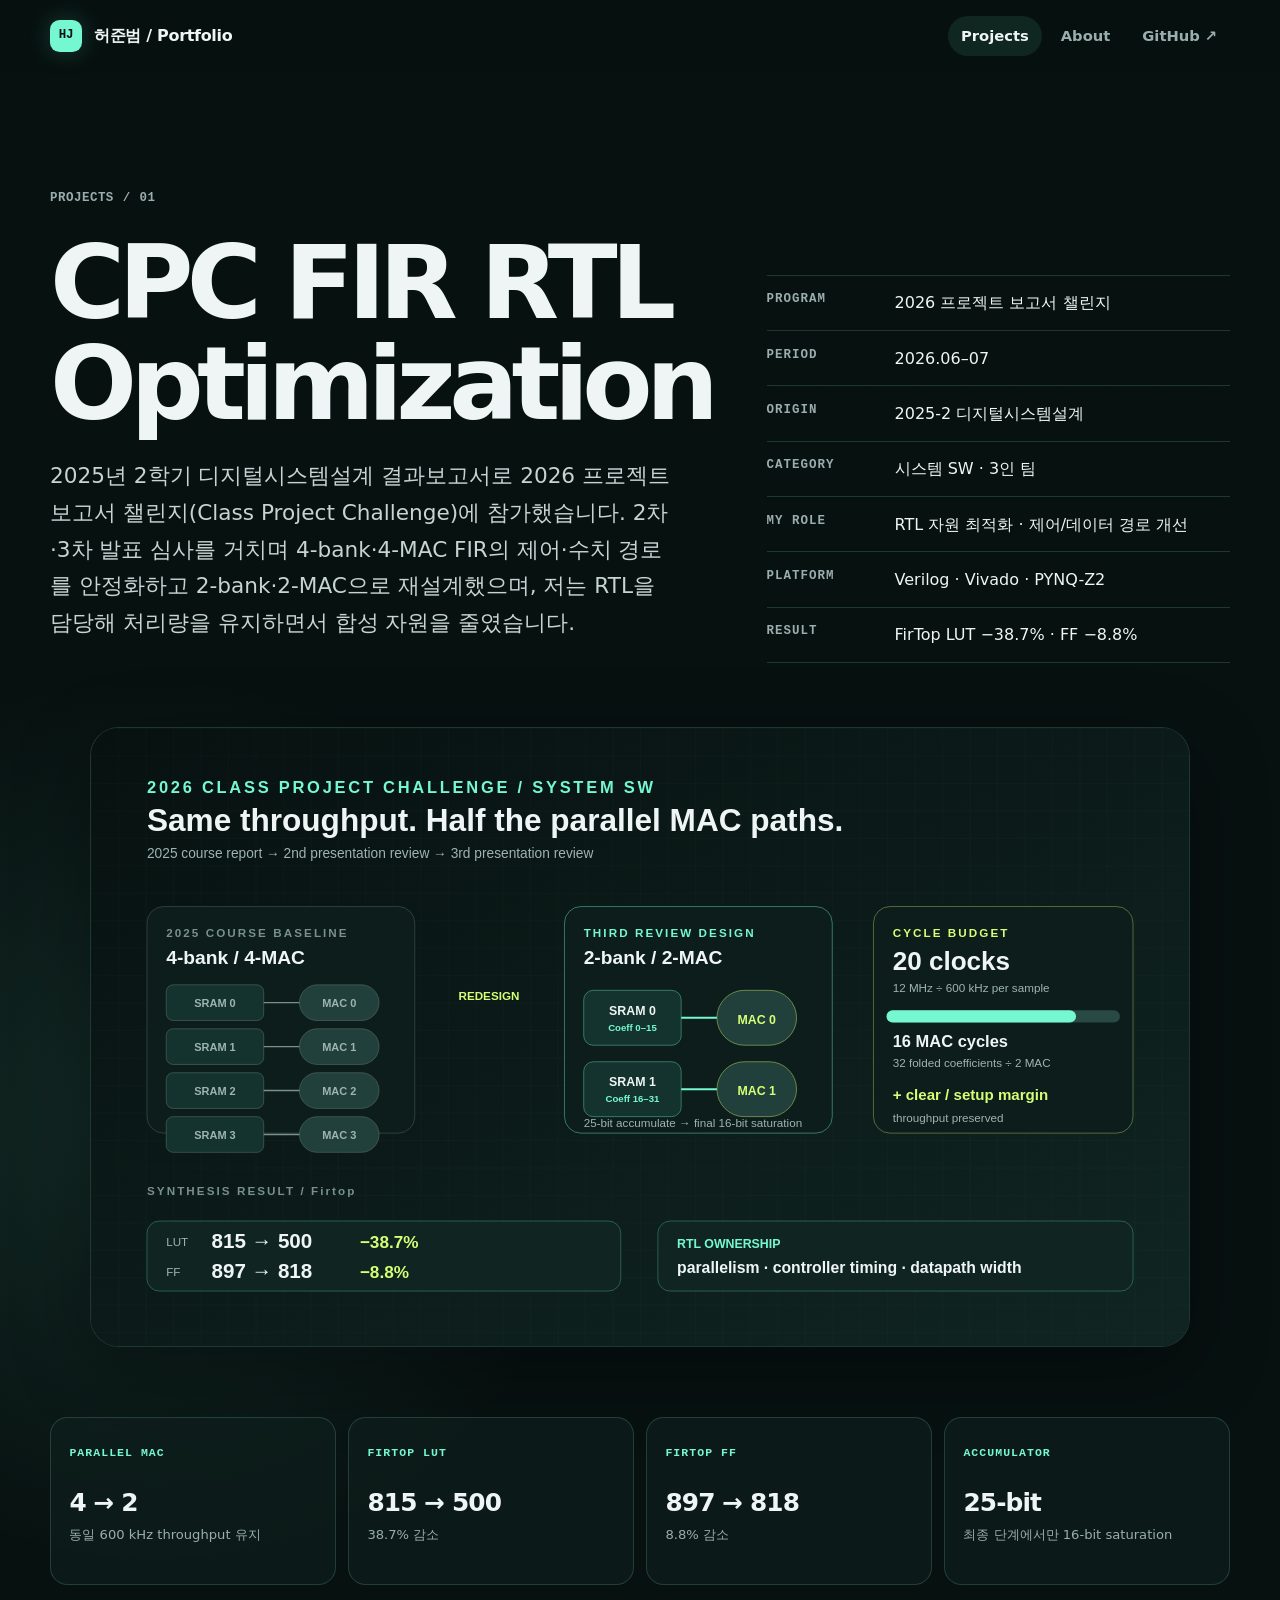
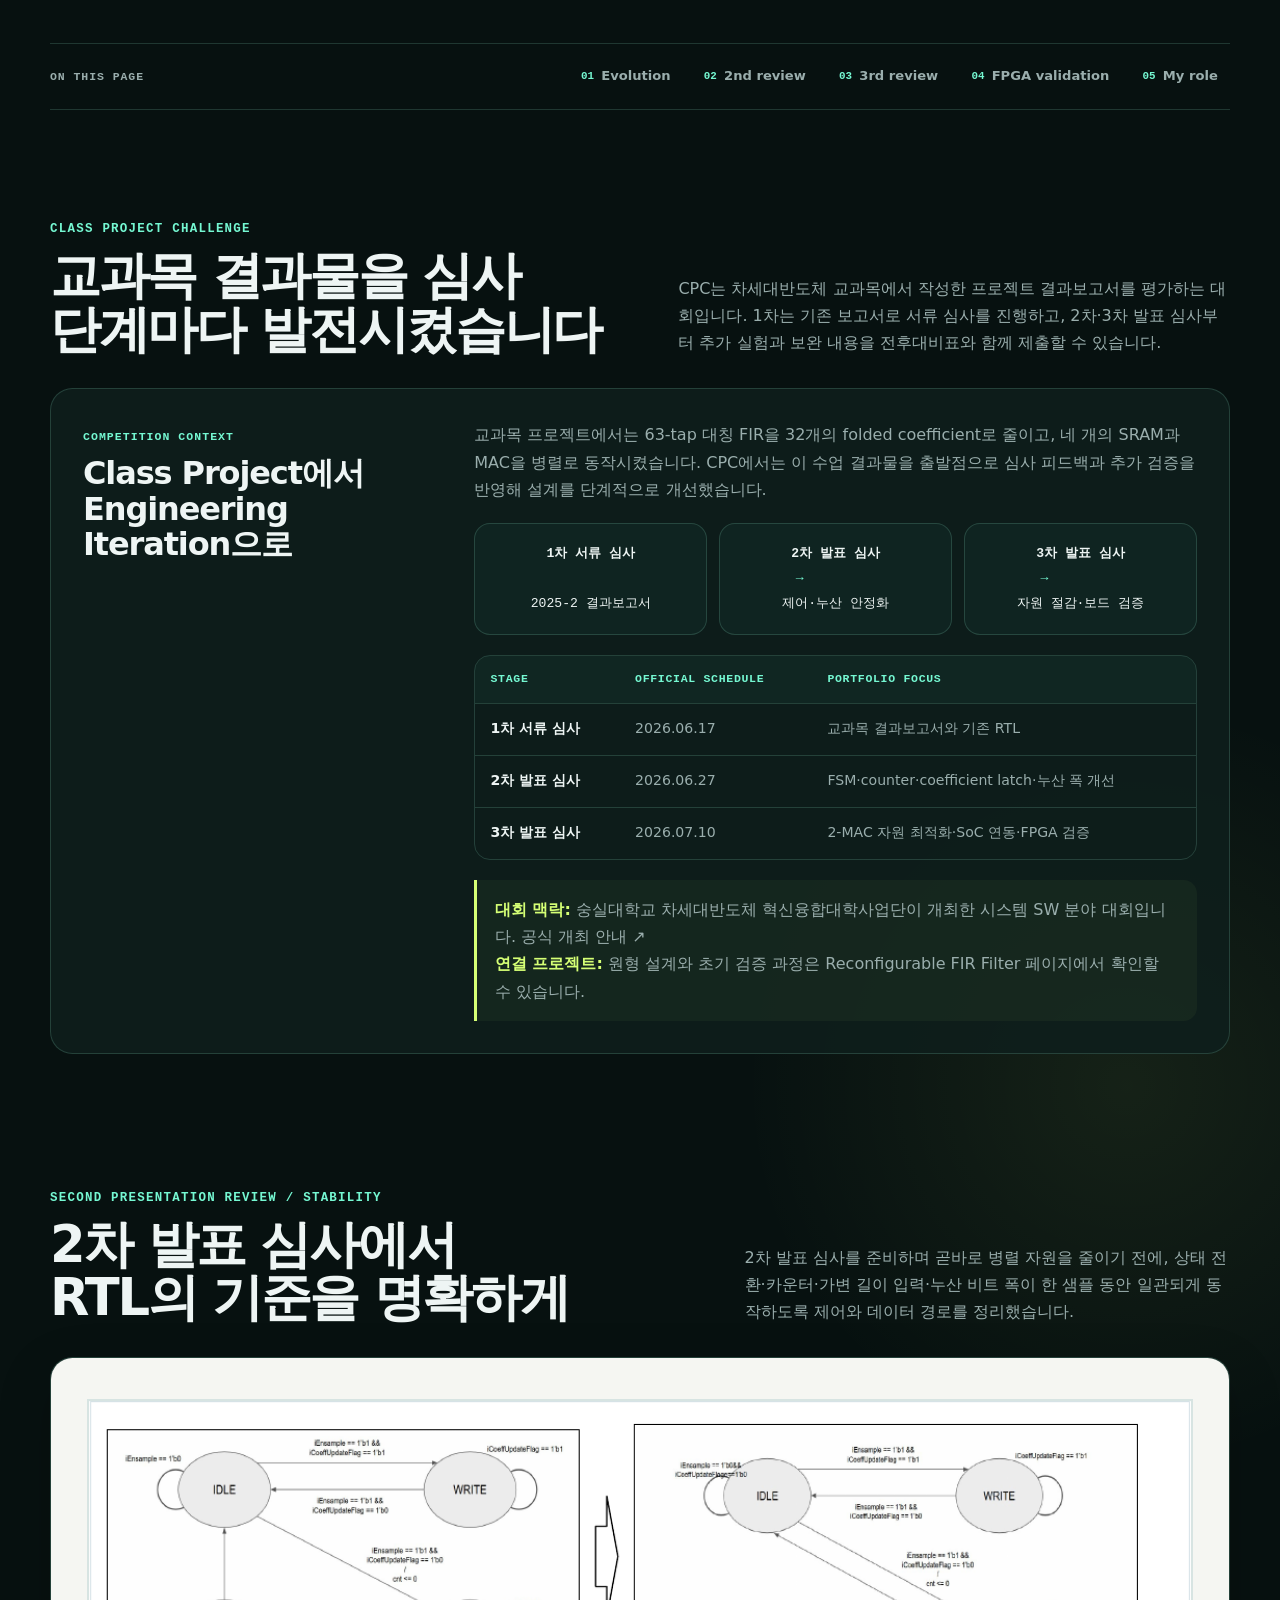
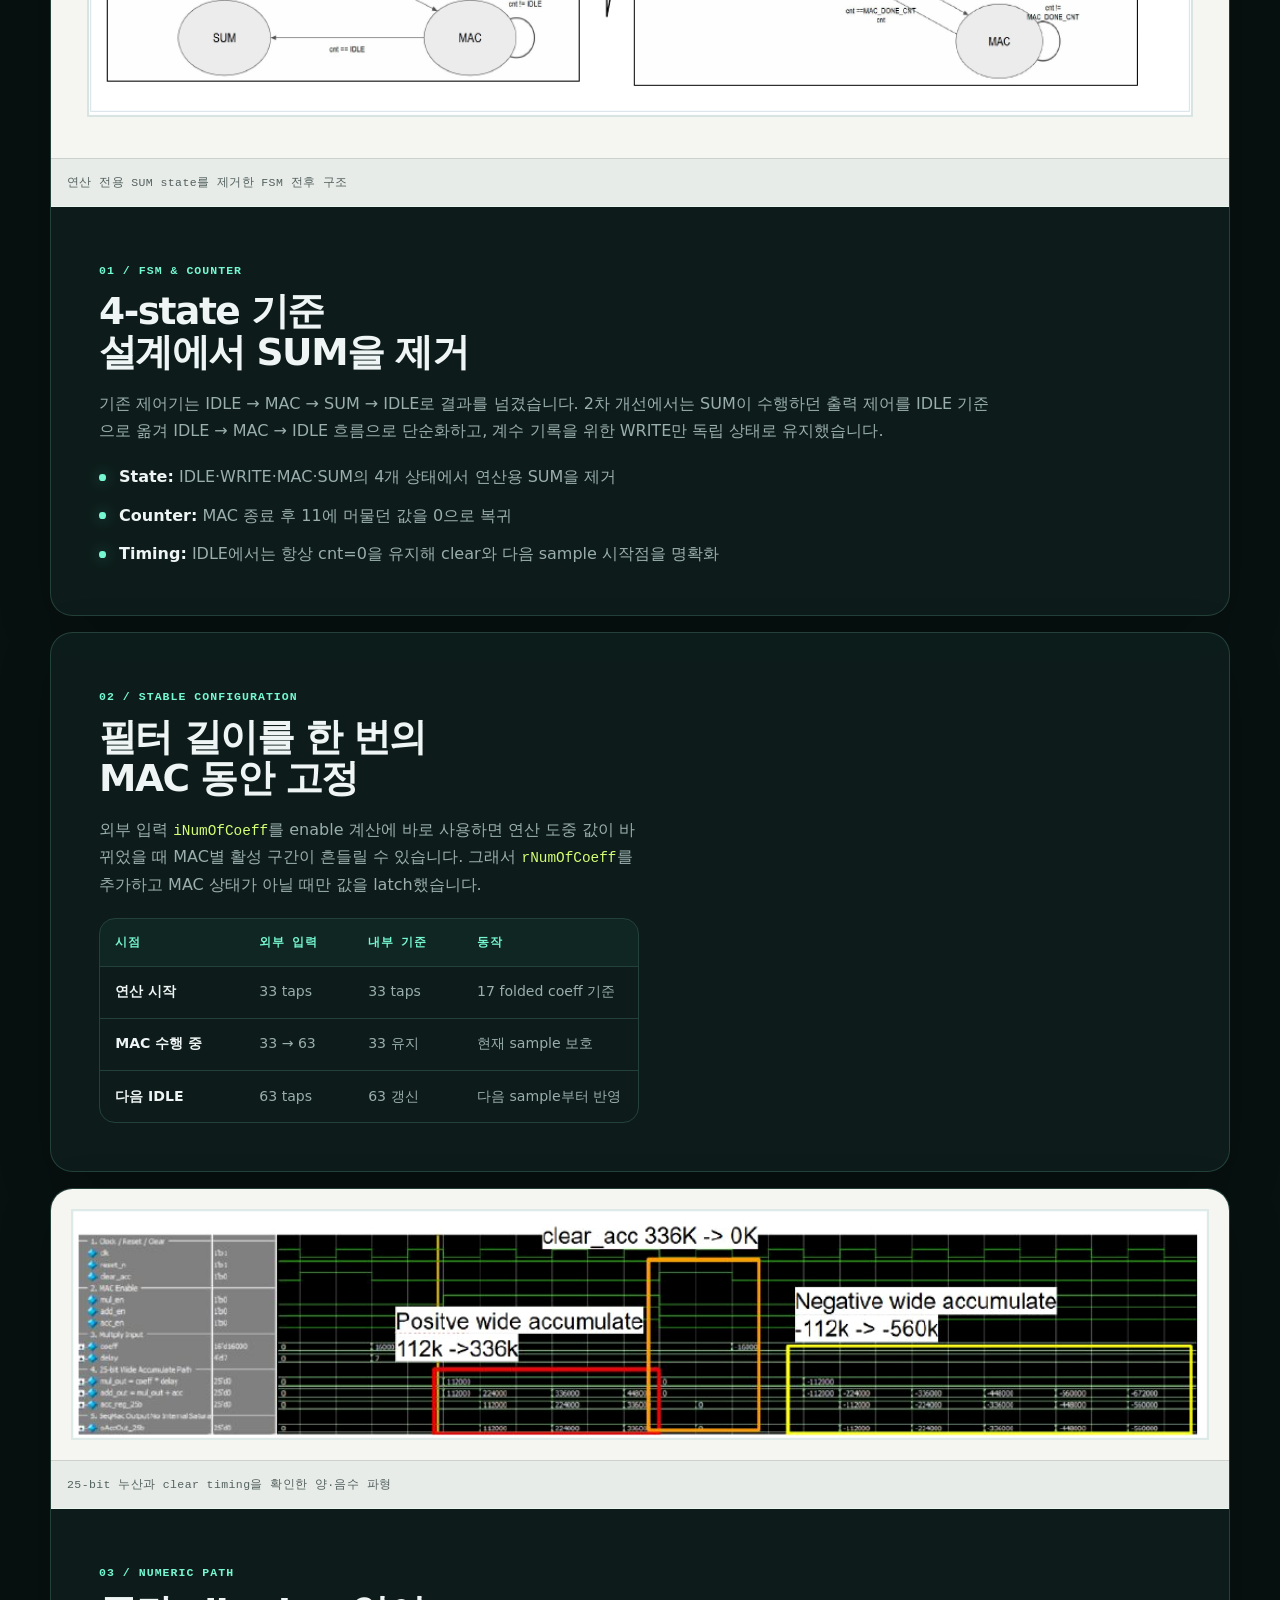
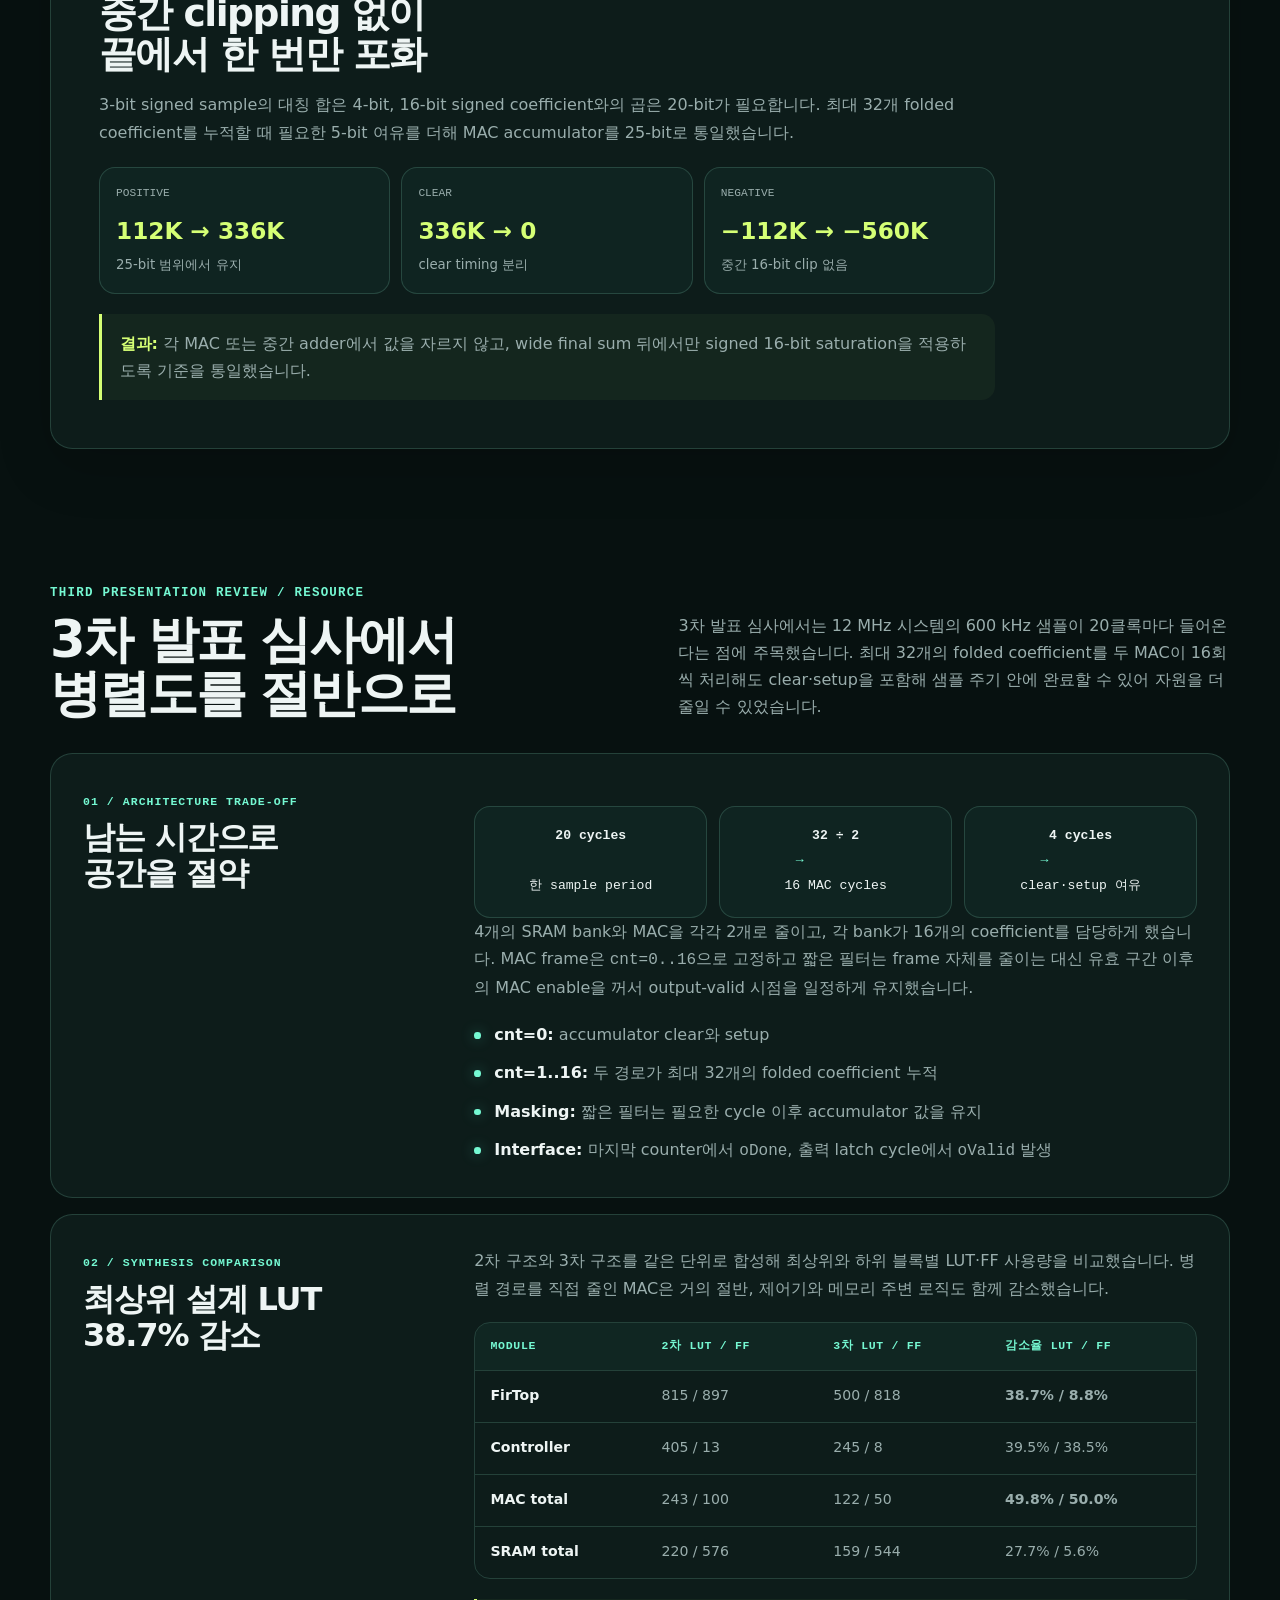
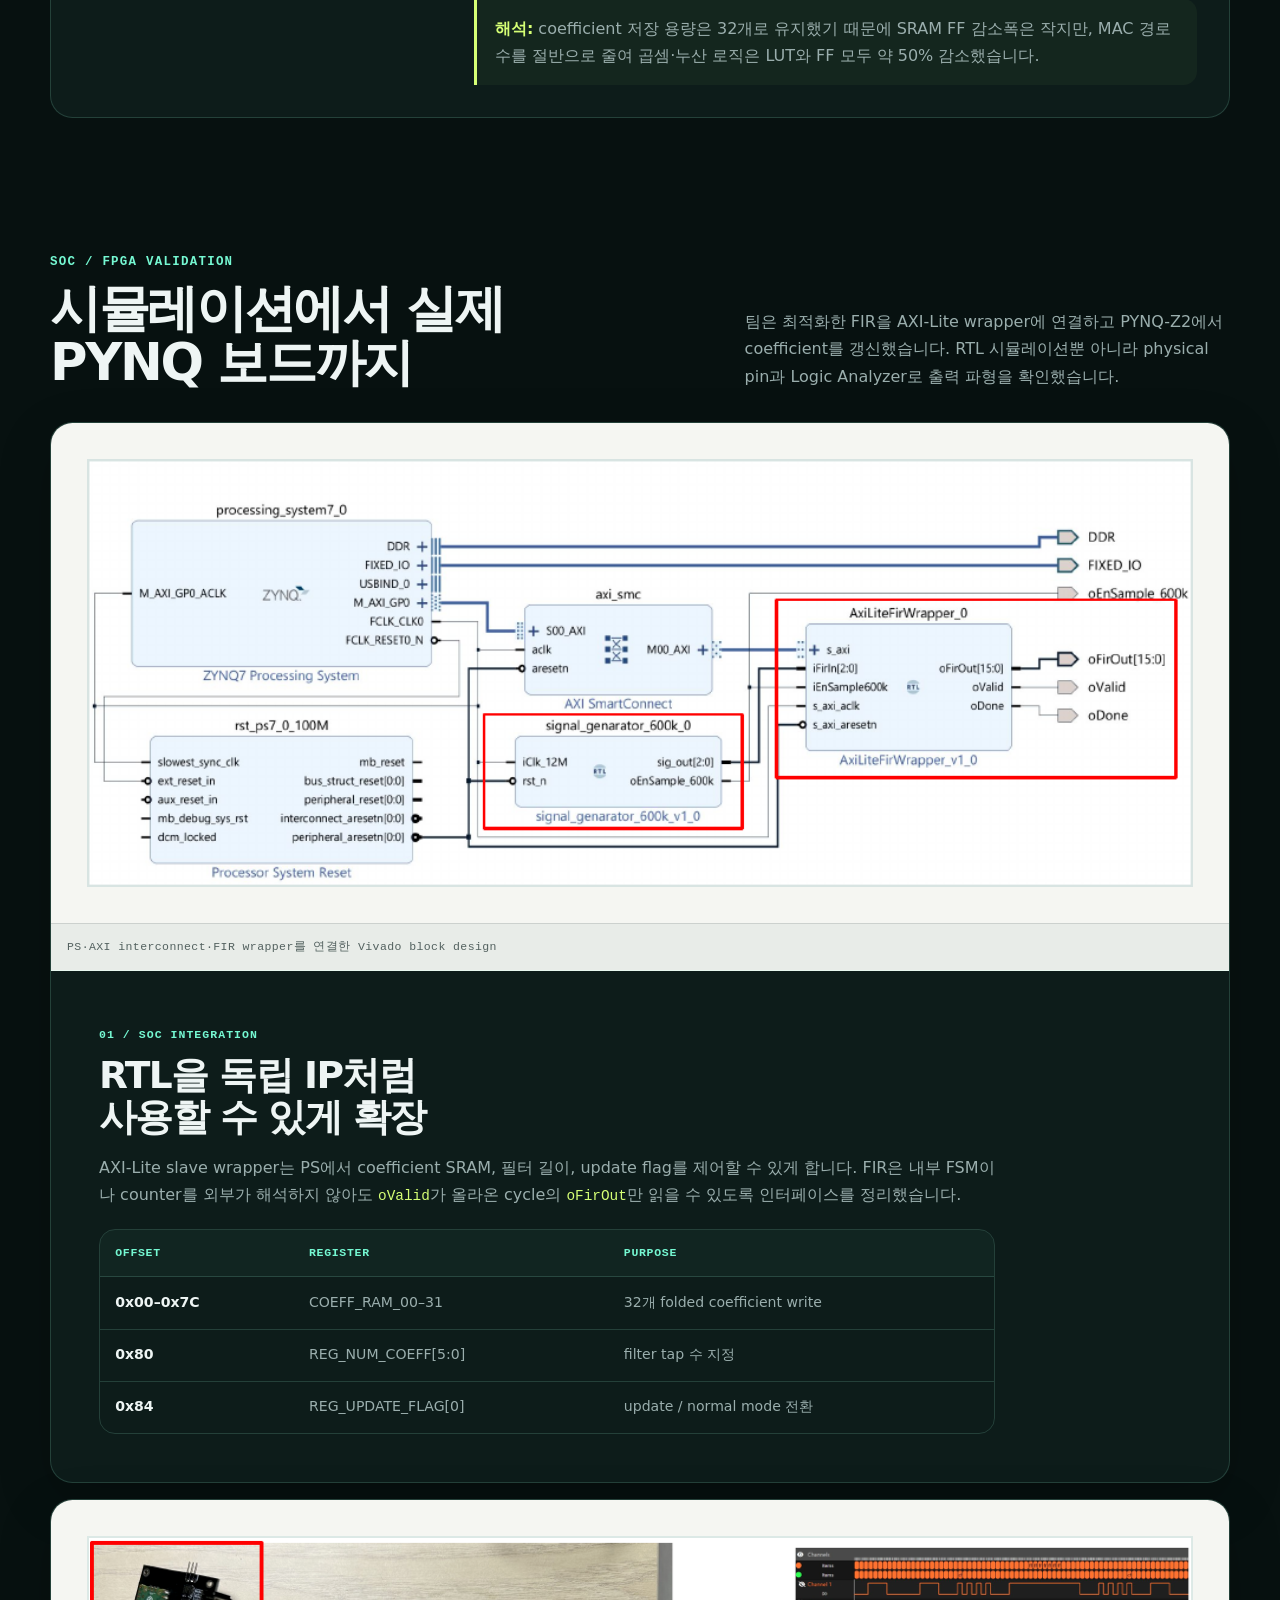
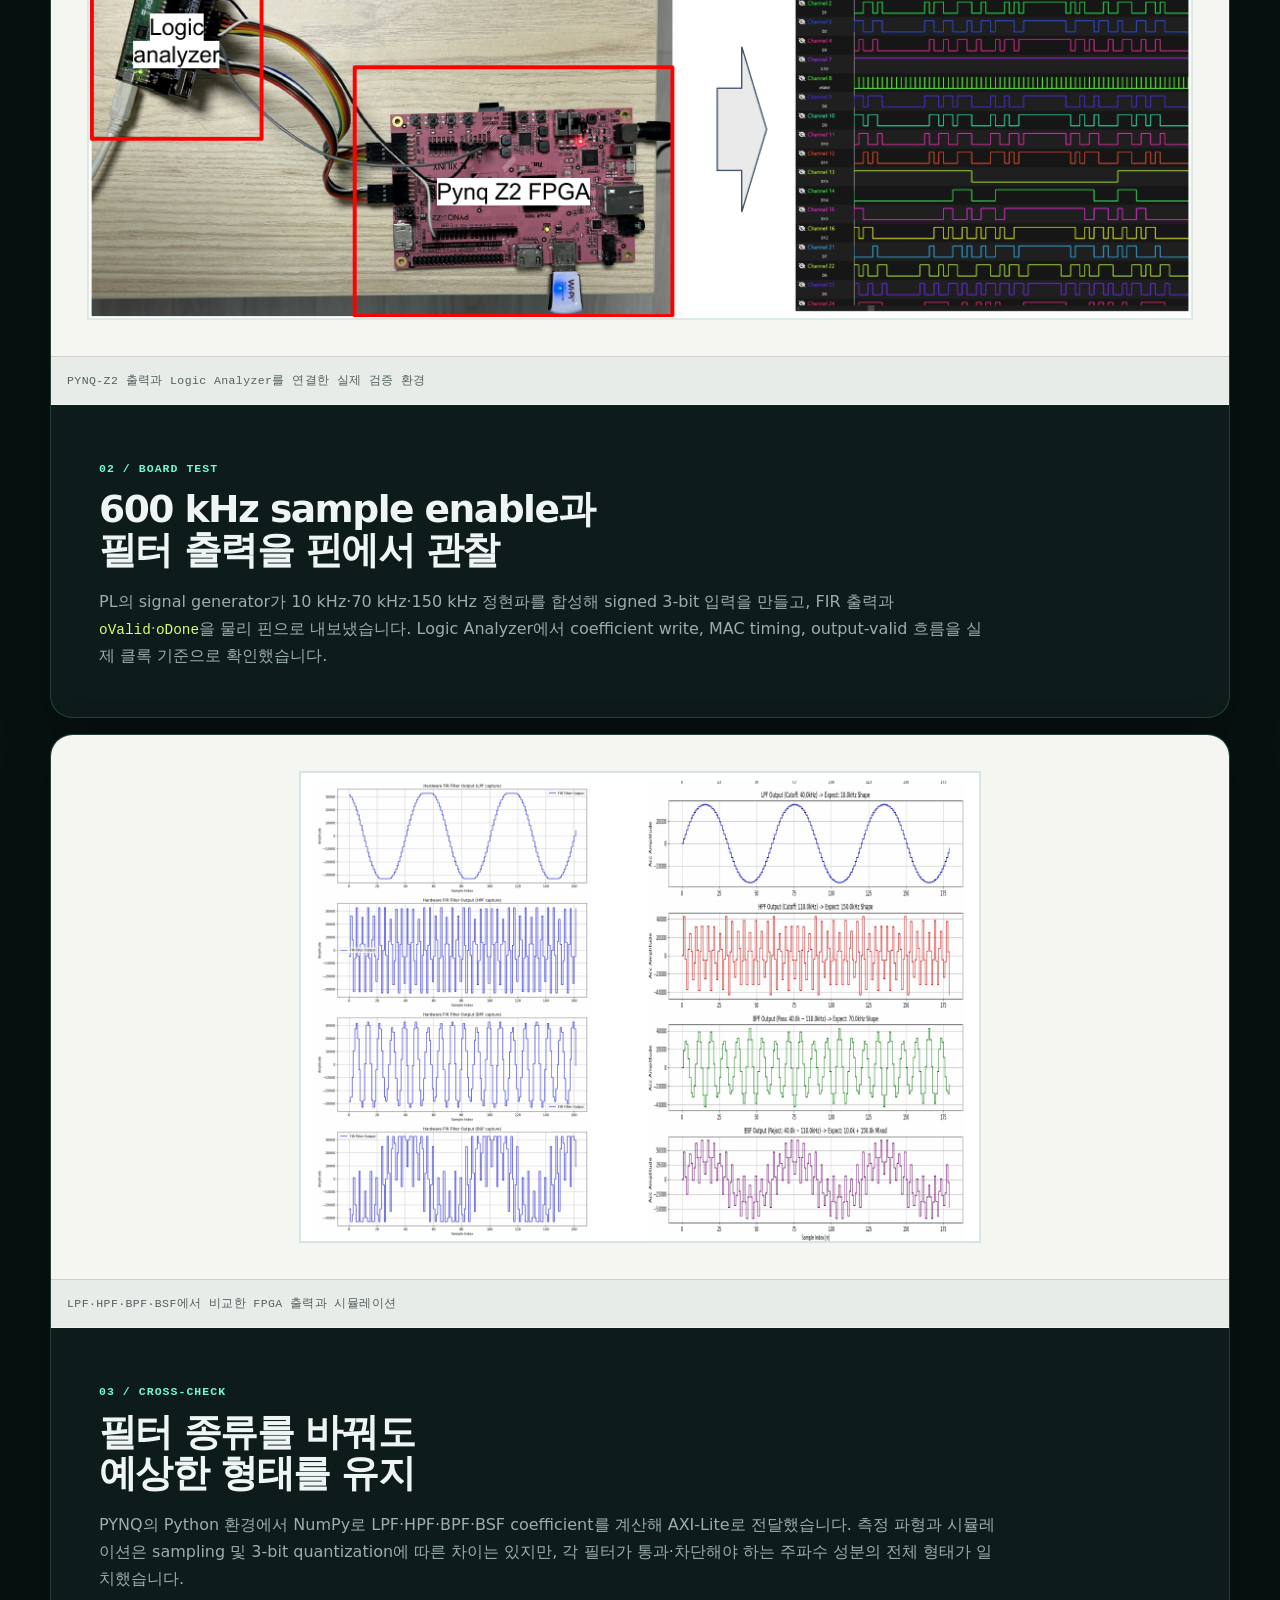
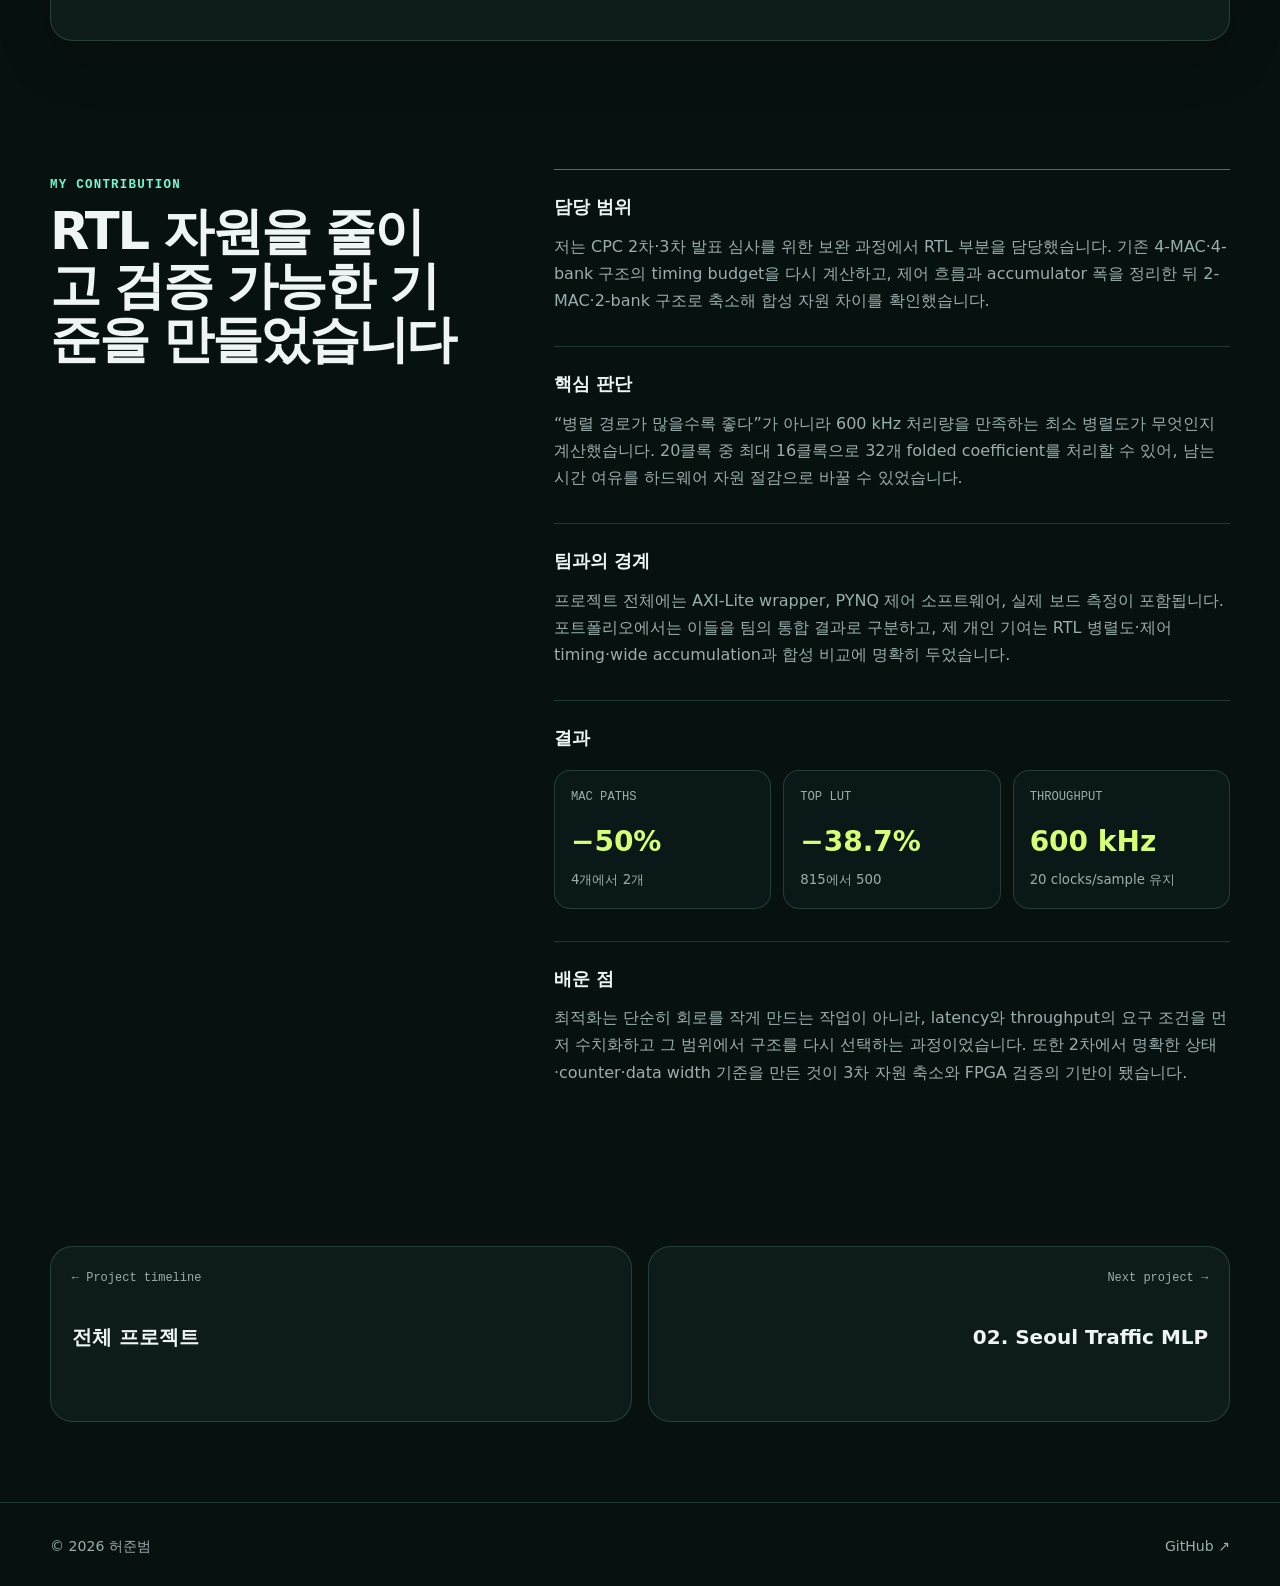
<file: projects/cpc-fir-optimization/index.html>
<!doctype html>
<html lang="ko">
  <head>
    <meta charset="utf-8" />
    <meta name="viewport" content="width=device-width, initial-scale=1" />
    <meta name="description" content="2025년 디지털시스템설계 FIR 필터를 2026 프로젝트 보고서 챌린지의 2차·3차 발표 심사에서 개선하고 RTL 자원을 절감한 프로젝트" />
    <meta name="theme-color" content="#071110" />
    <title>CPC FIR RTL Optimization — 허준범 Portfolio</title>
    <link rel="icon" type="image/svg+xml" href="data:image/svg+xml,%3Csvg xmlns='http://www.w3.org/2000/svg' viewBox='0 0 64 64'%3E%3Crect width='64' height='64' rx='16' fill='%23071110'/%3E%3Cpath d='M17 32h10m10 0h10M32 17v10m0 10v10' stroke='%2375f8d2' stroke-width='6' stroke-linecap='round'/%3E%3Ccircle cx='32' cy='32' r='8' fill='%23d5ff75'/%3E%3C/svg%3E" />
    <link rel="stylesheet" href="/assets/style.css" />
    <script src="/assets/main.js" defer></script>
  </head>
  <body>
    <a class="skip-link" href="#main">본문으로 건너뛰기</a>
    <header class="site-header">
      <nav class="nav shell" aria-label="주요 메뉴">
        <a class="brand" href="/"><span class="brand-mark">HJ</span><span>허준범 / Portfolio</span></a>
        <ul class="nav-links">
          <li><a href="/projects/" aria-current="page">Projects</a></li>
          <li><a href="/#about">About</a></li>
          <li><a href="https://github.com/kui-lgtm" target="_blank" rel="noreferrer">GitHub ↗</a></li>
        </ul>
      </nav>
    </header>

    <main id="main" class="shell">
      <header class="project-hero">
        <div data-reveal>
          <nav class="breadcrumb" aria-label="현재 위치"><a href="/projects/">Projects</a><span>/</span><span>01</span></nav>
          <h1>CPC FIR RTL Optimization</h1>
          <p class="lead">2025년 2학기 디지털시스템설계 결과보고서로 2026 프로젝트 보고서 챌린지(Class Project Challenge)에 참가했습니다. 2차·3차 발표 심사를 거치며 4-bank·4-MAC FIR의 제어·수치 경로를 안정화하고 2-bank·2-MAC으로 재설계했으며, 저는 RTL을 담당해 처리량을 유지하면서 합성 자원을 줄였습니다.</p>
        </div>
        <dl class="project-meta" data-reveal>
          <div><dt>Program</dt><dd>2026 프로젝트 보고서 챌린지</dd></div>
          <div><dt>Period</dt><dd>2026.06–07</dd></div>
          <div><dt>Origin</dt><dd>2025-2 디지털시스템설계</dd></div>
          <div><dt>Category</dt><dd>시스템 SW · 3인 팀</dd></div>
          <div><dt>My role</dt><dd>RTL 자원 최적화 · 제어/데이터 경로 개선</dd></div>
          <div><dt>Platform</dt><dd>Verilog · Vivado · PYNQ-Z2</dd></div>
          <div><dt>Result</dt><dd>FirTop LUT −38.7% · FF −8.8%</dd></div>
        </dl>
      </header>

      <figure class="project-media project-media-dark" data-reveal>
        <img src="/assets/images/cpc-fir-optimization.svg" alt="기존 4-bank 4-MAC FIR 필터를 2-bank 2-MAC 구조로 줄이고 20클록 샘플 주기 안에 연산하는 RTL 최적화 구조" />
      </figure>

      <section class="project-snapshot" aria-label="CPC FIR RTL 최적화 핵심 성과">
        <article data-reveal><span>Parallel MAC</span><strong>4 → 2</strong><small>동일 600 kHz throughput 유지</small></article>
        <article data-reveal><span>FirTop LUT</span><strong>815 → 500</strong><small>38.7% 감소</small></article>
        <article data-reveal><span>FirTop FF</span><strong>897 → 818</strong><small>8.8% 감소</small></article>
        <article data-reveal><span>Accumulator</span><strong>25-bit</strong><small>최종 단계에서만 16-bit saturation</small></article>
      </section>

      <nav class="page-toc" aria-label="CPC FIR RTL Optimization 페이지 목차" data-reveal>
        <span>On this page</span>
        <a href="#cpc-evolution"><b>01</b> Evolution</a>
        <a href="#cpc-second"><b>02</b> 2nd review</a>
        <a href="#cpc-third"><b>03</b> 3rd review</a>
        <a href="#cpc-validation"><b>04</b> FPGA validation</a>
        <a href="#cpc-role"><b>05</b> My role</a>
      </nav>

      <section class="deep-dive" aria-labelledby="cpc-evolution">
        <header class="deep-heading" data-reveal>
          <div><span class="section-index">Class Project Challenge</span><h2 id="cpc-evolution">교과목 결과물을 심사 단계마다 발전시켰습니다</h2></div>
          <p>CPC는 차세대반도체 교과목에서 작성한 프로젝트 결과보고서를 평가하는 대회입니다. 1차는 기존 보고서로 서류 심사를 진행하고, 2차·3차 발표 심사부터 추가 실험과 보완 내용을 전후대비표와 함께 제출할 수 있습니다.</p>
        </header>
        <div class="deep-stack">
          <article class="deep-card" data-reveal>
            <div class="deep-card-title"><span>Competition context</span><h3>Class Project에서 Engineering Iteration으로</h3></div>
            <div class="deep-card-body">
              <p>교과목 프로젝트에서는 63-tap 대칭 FIR을 32개의 folded coefficient로 줄이고, 네 개의 SRAM과 MAC을 병렬로 동작시켰습니다. CPC에서는 이 수업 결과물을 출발점으로 심사 피드백과 추가 검증을 반영해 설계를 단계적으로 개선했습니다.</p>
              <div class="architecture" aria-label="CPC 심사와 설계 개선 단계">
                <div><strong>1차 서류 심사</strong><br />2025-2 결과보고서</div>
                <div><strong>2차 발표 심사</strong><br />제어·누산 안정화</div>
                <div><strong>3차 발표 심사</strong><br />자원 절감·보드 검증</div>
              </div>
              <div class="table-wrap">
                <table class="tech-table">
                  <thead><tr><th>Stage</th><th>Official schedule</th><th>Portfolio focus</th></tr></thead>
                  <tbody>
                    <tr><td>1차 서류 심사</td><td>2026.06.17</td><td>교과목 결과보고서와 기존 RTL</td></tr>
                    <tr><td>2차 발표 심사</td><td>2026.06.27</td><td>FSM·counter·coefficient latch·누산 폭 개선</td></tr>
                    <tr><td>3차 발표 심사</td><td>2026.07.10</td><td>2-MAC 자원 최적화·SoC 연동·FPGA 검증</td></tr>
                  </tbody>
                </table>
              </div>
              <div class="deep-note"><strong>대회 맥락:</strong> 숭실대학교 차세대반도체 혁신융합대학사업단이 개최한 시스템 SW 분야 대회입니다. <a href="https://www.disu.ac.kr/community/notice?md=v&amp;bbsidx=8642" target="_blank" rel="noreferrer">공식 개최 안내 ↗</a><br /><strong>연결 프로젝트:</strong> 원형 설계와 초기 검증 과정은 <a href="/projects/reconfigurable-fir-filter/">Reconfigurable FIR Filter</a> 페이지에서 확인할 수 있습니다.</div>
            </div>
          </article>
        </div>
      </section>

      <section class="report-showcase" aria-labelledby="cpc-second">
        <div class="report-heading" data-reveal>
          <div><span class="section-index">Second presentation review / Stability</span><h2 id="cpc-second">2차 발표 심사에서 RTL의 기준을 명확하게</h2></div>
          <p>2차 발표 심사를 준비하며 곧바로 병렬 자원을 줄이기 전에, 상태 전환·카운터·가변 길이 입력·누산 비트 폭이 한 샘플 동안 일관되게 동작하도록 제어와 데이터 경로를 정리했습니다.</p>
        </div>
        <div class="evidence-list">
          <article class="evidence-item evidence-wide" data-reveal>
            <figure class="evidence-visual">
              <img src="/assets/images/reports/cpc-fsm-before-after.png" alt="기존 IDLE WRITE MAC SUM 상태 구조와 SUM을 제거한 개선 FSM 비교" />
              <figcaption>연산 전용 SUM state를 제거한 FSM 전후 구조</figcaption>
            </figure>
            <div class="evidence-copy">
              <span class="evidence-kicker">01 / FSM &amp; counter</span>
              <h3>4-state 기준 설계에서 SUM을 제거</h3>
              <p>기존 제어기는 IDLE → MAC → SUM → IDLE로 결과를 넘겼습니다. 2차 개선에서는 SUM이 수행하던 출력 제어를 IDLE 기준으로 옮겨 IDLE → MAC → IDLE 흐름으로 단순화하고, 계수 기록을 위한 WRITE만 독립 상태로 유지했습니다.</p>
              <ul class="detail-points">
                <li><strong>State:</strong> IDLE·WRITE·MAC·SUM의 4개 상태에서 연산용 SUM을 제거</li>
                <li><strong>Counter:</strong> MAC 종료 후 11에 머물던 값을 0으로 복귀</li>
                <li><strong>Timing:</strong> IDLE에서는 항상 cnt=0을 유지해 clear와 다음 sample 시작점을 명확화</li>
              </ul>
            </div>
          </article>

          <article class="evidence-item" data-reveal>
            <div class="evidence-copy">
              <span class="evidence-kicker">02 / Stable configuration</span>
              <h3>필터 길이를 한 번의 MAC 동안 고정</h3>
              <p>외부 입력 <code>iNumOfCoeff</code>를 enable 계산에 바로 사용하면 연산 도중 값이 바뀌었을 때 MAC별 활성 구간이 흔들릴 수 있습니다. 그래서 <code>rNumOfCoeff</code>를 추가하고 MAC 상태가 아닐 때만 값을 latch했습니다.</p>
              <div class="table-wrap">
                <table class="tech-table">
                  <thead><tr><th>시점</th><th>외부 입력</th><th>내부 기준</th><th>동작</th></tr></thead>
                  <tbody>
                    <tr><td>연산 시작</td><td>33 taps</td><td>33 taps</td><td>17 folded coeff 기준</td></tr>
                    <tr><td>MAC 수행 중</td><td>33 → 63</td><td>33 유지</td><td>현재 sample 보호</td></tr>
                    <tr><td>다음 IDLE</td><td>63 taps</td><td>63 갱신</td><td>다음 sample부터 반영</td></tr>
                  </tbody>
                </table>
              </div>
            </div>
          </article>

          <article class="evidence-item evidence-wide" data-reveal>
            <figure class="evidence-visual evidence-visual-waveform">
              <img src="/assets/images/reports/cpc-wide-accumulator-waveform.png" alt="양수와 음수 누적값이 25비트 누산기에 유지되고 clear 신호에서 0으로 초기화되는 시뮬레이션 파형" />
              <figcaption>25-bit 누산과 clear timing을 확인한 양·음수 파형</figcaption>
            </figure>
            <div class="evidence-copy">
              <span class="evidence-kicker">03 / Numeric path</span>
              <h3>중간 clipping 없이 끝에서 한 번만 포화</h3>
              <p>3-bit signed sample의 대칭 합은 4-bit, 16-bit signed coefficient와의 곱은 20-bit가 필요합니다. 최대 32개 folded coefficient를 누적할 때 필요한 5-bit 여유를 더해 MAC accumulator를 25-bit로 통일했습니다.</p>
              <div class="evidence-metrics" aria-label="누산 경로 검증 값">
                <div><span>Positive</span><strong>112K → 336K</strong><small>25-bit 범위에서 유지</small></div>
                <div><span>Clear</span><strong>336K → 0</strong><small>clear timing 분리</small></div>
                <div><span>Negative</span><strong>−112K → −560K</strong><small>중간 16-bit clip 없음</small></div>
              </div>
              <div class="deep-note"><strong>결과:</strong> 각 MAC 또는 중간 adder에서 값을 자르지 않고, wide final sum 뒤에서만 signed 16-bit saturation을 적용하도록 기준을 통일했습니다.</div>
            </div>
          </article>
        </div>
      </section>

      <section class="deep-dive" aria-labelledby="cpc-third">
        <header class="deep-heading" data-reveal>
          <div><span class="section-index">Third presentation review / Resource</span><h2 id="cpc-third">3차 발표 심사에서 병렬도를 절반으로</h2></div>
          <p>3차 발표 심사에서는 12 MHz 시스템의 600 kHz 샘플이 20클록마다 들어온다는 점에 주목했습니다. 최대 32개의 folded coefficient를 두 MAC이 16회씩 처리해도 clear·setup을 포함해 샘플 주기 안에 완료할 수 있어 자원을 더 줄일 수 있었습니다.</p>
        </header>
        <div class="deep-stack">
          <article class="deep-card" data-reveal>
            <div class="deep-card-title"><span>01 / Architecture trade-off</span><h3>남는 시간으로 공간을 절약</h3></div>
            <div class="deep-card-body">
              <div class="architecture" aria-label="자원 절감을 위한 처리량 계산">
                <div><strong>20 cycles</strong><br />한 sample period</div>
                <div><strong>32 ÷ 2</strong><br />16 MAC cycles</div>
                <div><strong>4 cycles</strong><br />clear·setup 여유</div>
              </div>
              <p>4개의 SRAM bank와 MAC을 각각 2개로 줄이고, 각 bank가 16개의 coefficient를 담당하게 했습니다. MAC frame은 <code>cnt=0..16</code>으로 고정하고 짧은 필터는 frame 자체를 줄이는 대신 유효 구간 이후의 MAC enable을 꺼서 output-valid 시점을 일정하게 유지했습니다.</p>
              <ul class="detail-points">
                <li><strong>cnt=0:</strong> accumulator clear와 setup</li>
                <li><strong>cnt=1..16:</strong> 두 경로가 최대 32개의 folded coefficient 누적</li>
                <li><strong>Masking:</strong> 짧은 필터는 필요한 cycle 이후 accumulator 값을 유지</li>
                <li><strong>Interface:</strong> 마지막 counter에서 <code>oDone</code>, 출력 latch cycle에서 <code>oValid</code> 발생</li>
              </ul>
            </div>
          </article>

          <article class="deep-card" data-reveal>
            <div class="deep-card-title"><span>02 / Synthesis comparison</span><h3>최상위 설계 LUT 38.7% 감소</h3></div>
            <div class="deep-card-body">
              <p>2차 구조와 3차 구조를 같은 단위로 합성해 최상위와 하위 블록별 LUT·FF 사용량을 비교했습니다. 병렬 경로를 직접 줄인 MAC은 거의 절반, 제어기와 메모리 주변 로직도 함께 감소했습니다.</p>
              <div class="table-wrap">
                <table class="tech-table">
                  <thead><tr><th>Module</th><th>2차 LUT / FF</th><th>3차 LUT / FF</th><th>감소율 LUT / FF</th></tr></thead>
                  <tbody>
                    <tr><td>FirTop</td><td>815 / 897</td><td>500 / 818</td><td><strong>38.7% / 8.8%</strong></td></tr>
                    <tr><td>Controller</td><td>405 / 13</td><td>245 / 8</td><td>39.5% / 38.5%</td></tr>
                    <tr><td>MAC total</td><td>243 / 100</td><td>122 / 50</td><td><strong>49.8% / 50.0%</strong></td></tr>
                    <tr><td>SRAM total</td><td>220 / 576</td><td>159 / 544</td><td>27.7% / 5.6%</td></tr>
                  </tbody>
                </table>
              </div>
              <div class="deep-note"><strong>해석:</strong> coefficient 저장 용량은 32개로 유지했기 때문에 SRAM FF 감소폭은 작지만, MAC 경로 수를 절반으로 줄여 곱셈·누산 로직은 LUT와 FF 모두 약 50% 감소했습니다.</div>
            </div>
          </article>
        </div>
      </section>

      <section class="report-showcase" aria-labelledby="cpc-validation">
        <div class="report-heading" data-reveal>
          <div><span class="section-index">SoC / FPGA validation</span><h2 id="cpc-validation">시뮬레이션에서 실제 PYNQ 보드까지</h2></div>
          <p>팀은 최적화한 FIR을 AXI-Lite wrapper에 연결하고 PYNQ-Z2에서 coefficient를 갱신했습니다. RTL 시뮬레이션뿐 아니라 physical pin과 Logic Analyzer로 출력 파형을 확인했습니다.</p>
        </div>
        <div class="evidence-list">
          <article class="evidence-item evidence-wide" data-reveal>
            <figure class="evidence-visual">
              <img src="/assets/images/reports/cpc-vivado-block-design.png" alt="Zynq processing system과 AXI SmartConnect, signal generator, AXI-Lite FIR wrapper를 연결한 Vivado block design" />
              <figcaption>PS·AXI interconnect·FIR wrapper를 연결한 Vivado block design</figcaption>
            </figure>
            <div class="evidence-copy">
              <span class="evidence-kicker">01 / SoC integration</span>
              <h3>RTL을 독립 IP처럼 사용할 수 있게 확장</h3>
              <p>AXI-Lite slave wrapper는 PS에서 coefficient SRAM, 필터 길이, update flag를 제어할 수 있게 합니다. FIR은 내부 FSM이나 counter를 외부가 해석하지 않아도 <code>oValid</code>가 올라온 cycle의 <code>oFirOut</code>만 읽을 수 있도록 인터페이스를 정리했습니다.</p>
              <div class="table-wrap">
                <table class="tech-table">
                  <thead><tr><th>Offset</th><th>Register</th><th>Purpose</th></tr></thead>
                  <tbody>
                    <tr><td>0x00–0x7C</td><td>COEFF_RAM_00–31</td><td>32개 folded coefficient write</td></tr>
                    <tr><td>0x80</td><td>REG_NUM_COEFF[5:0]</td><td>filter tap 수 지정</td></tr>
                    <tr><td>0x84</td><td>REG_UPDATE_FLAG[0]</td><td>update / normal mode 전환</td></tr>
                  </tbody>
                </table>
              </div>
            </div>
          </article>

          <article class="evidence-item evidence-wide" data-reveal>
            <figure class="evidence-visual">
              <img src="/assets/images/reports/cpc-fpga-test-system.png" alt="PYNQ-Z2 FPGA와 Logic Analyzer를 연결하고 여러 디지털 신호를 측정한 테스트 시스템" />
              <figcaption>PYNQ-Z2 출력과 Logic Analyzer를 연결한 실제 검증 환경</figcaption>
            </figure>
            <div class="evidence-copy">
              <span class="evidence-kicker">02 / Board test</span>
              <h3>600 kHz sample enable과 필터 출력을 핀에서 관찰</h3>
              <p>PL의 signal generator가 10 kHz·70 kHz·150 kHz 정현파를 합성해 signed 3-bit 입력을 만들고, FIR 출력과 <code>oValid</code>·<code>oDone</code>을 물리 핀으로 내보냈습니다. Logic Analyzer에서 coefficient write, MAC timing, output-valid 흐름을 실제 클록 기준으로 확인했습니다.</p>
            </div>
          </article>

          <article class="evidence-item evidence-wide" data-reveal>
            <figure class="evidence-visual">
              <img src="/assets/images/reports/cpc-hardware-vs-simulation.png" alt="LPF HPF BPF BSF 필터에 대해 실제 하드웨어 출력과 Python 시뮬레이션을 비교한 그래프" />
              <figcaption>LPF·HPF·BPF·BSF에서 비교한 FPGA 출력과 시뮬레이션</figcaption>
            </figure>
            <div class="evidence-copy">
              <span class="evidence-kicker">03 / Cross-check</span>
              <h3>필터 종류를 바꿔도 예상한 형태를 유지</h3>
              <p>PYNQ의 Python 환경에서 NumPy로 LPF·HPF·BPF·BSF coefficient를 계산해 AXI-Lite로 전달했습니다. 측정 파형과 시뮬레이션은 sampling 및 3-bit quantization에 따른 차이는 있지만, 각 필터가 통과·차단해야 하는 주파수 성분의 전체 형태가 일치했습니다.</p>
            </div>
          </article>
        </div>
      </section>

      <section class="case-study" aria-labelledby="cpc-role">
        <div data-reveal><span class="section-index">My contribution</span><h2 id="cpc-role">RTL 자원을 줄이고 검증 가능한 기준을 만들었습니다</h2></div>
        <div data-reveal>
          <article class="story-block"><h3>담당 범위</h3><p>저는 CPC 2차·3차 발표 심사를 위한 보완 과정에서 RTL 부분을 담당했습니다. 기존 4-MAC·4-bank 구조의 timing budget을 다시 계산하고, 제어 흐름과 accumulator 폭을 정리한 뒤 2-MAC·2-bank 구조로 축소해 합성 자원 차이를 확인했습니다.</p></article>
          <article class="story-block"><h3>핵심 판단</h3><p>“병렬 경로가 많을수록 좋다”가 아니라 600 kHz 처리량을 만족하는 최소 병렬도가 무엇인지 계산했습니다. 20클록 중 최대 16클록으로 32개 folded coefficient를 처리할 수 있어, 남는 시간 여유를 하드웨어 자원 절감으로 바꿀 수 있었습니다.</p></article>
          <article class="story-block"><h3>팀과의 경계</h3><p>프로젝트 전체에는 AXI-Lite wrapper, PYNQ 제어 소프트웨어, 실제 보드 측정이 포함됩니다. 포트폴리오에서는 이들을 팀의 통합 결과로 구분하고, 제 개인 기여는 RTL 병렬도·제어 timing·wide accumulation과 합성 비교에 명확히 두었습니다.</p></article>
          <article class="story-block">
            <h3>결과</h3>
            <dl class="metric-grid" aria-label="CPC FIR 최적화 결과">
              <div><dt>MAC paths</dt><dd><strong>−50%</strong><small>4개에서 2개</small></dd></div>
              <div><dt>Top LUT</dt><dd><strong>−38.7%</strong><small>815에서 500</small></dd></div>
              <div><dt>Throughput</dt><dd><strong>600 kHz</strong><small>20 clocks/sample 유지</small></dd></div>
            </dl>
          </article>
          <article class="story-block"><h3>배운 점</h3><p>최적화는 단순히 회로를 작게 만드는 작업이 아니라, latency와 throughput의 요구 조건을 먼저 수치화하고 그 범위에서 구조를 다시 선택하는 과정이었습니다. 또한 2차에서 명확한 상태·counter·data width 기준을 만든 것이 3차 자원 축소와 FPGA 검증의 기반이 됐습니다.</p></article>
        </div>
      </section>

      <nav class="project-nav" aria-label="다른 프로젝트">
        <a href="/projects/"><span>← Project timeline</span><strong>전체 프로젝트</strong></a>
        <a href="/projects/seoul-traffic-mlp/"><span>Next project →</span><strong>02. Seoul Traffic MLP</strong></a>
      </nav>
    </main>

    <footer class="site-footer"><div class="footer-inner shell"><span>© <span data-year></span> 허준범</span><a href="https://github.com/kui-lgtm" target="_blank" rel="noreferrer">GitHub ↗</a></div></footer>
  </body>
</html>
</file>
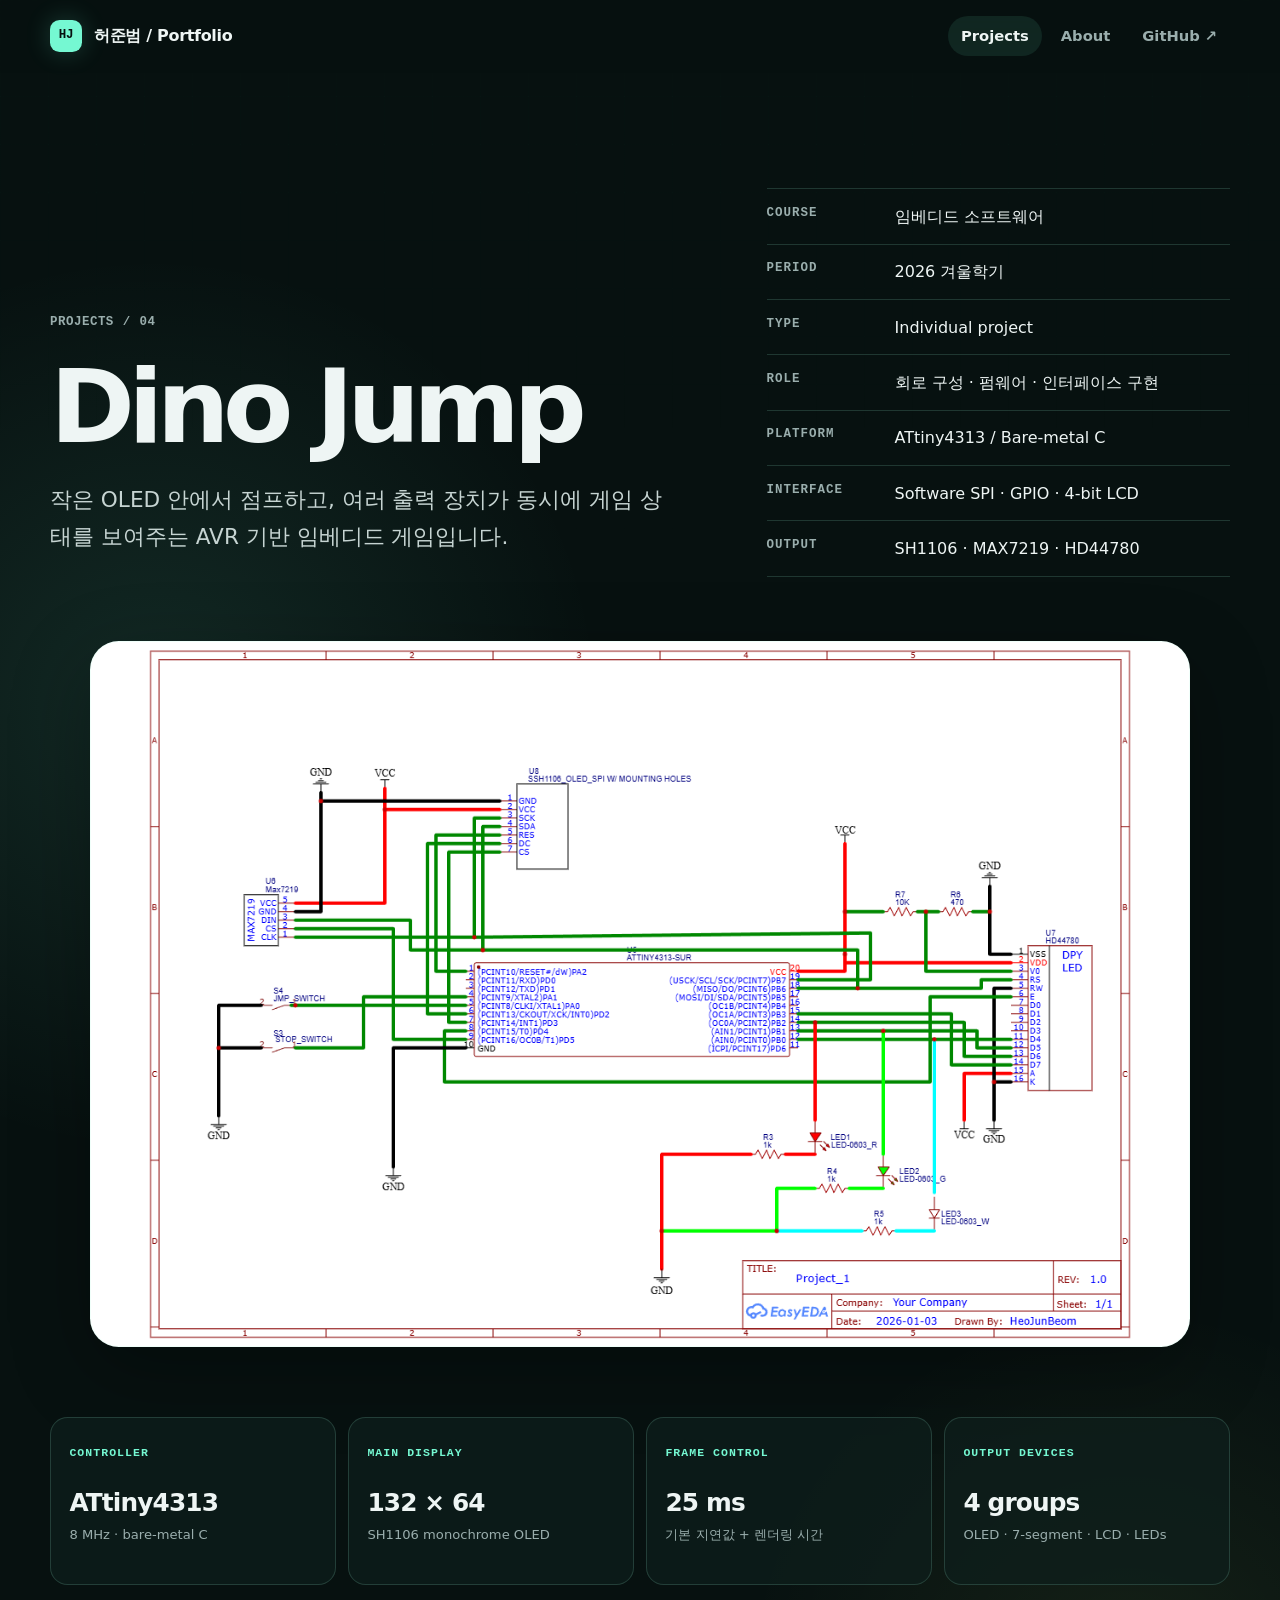
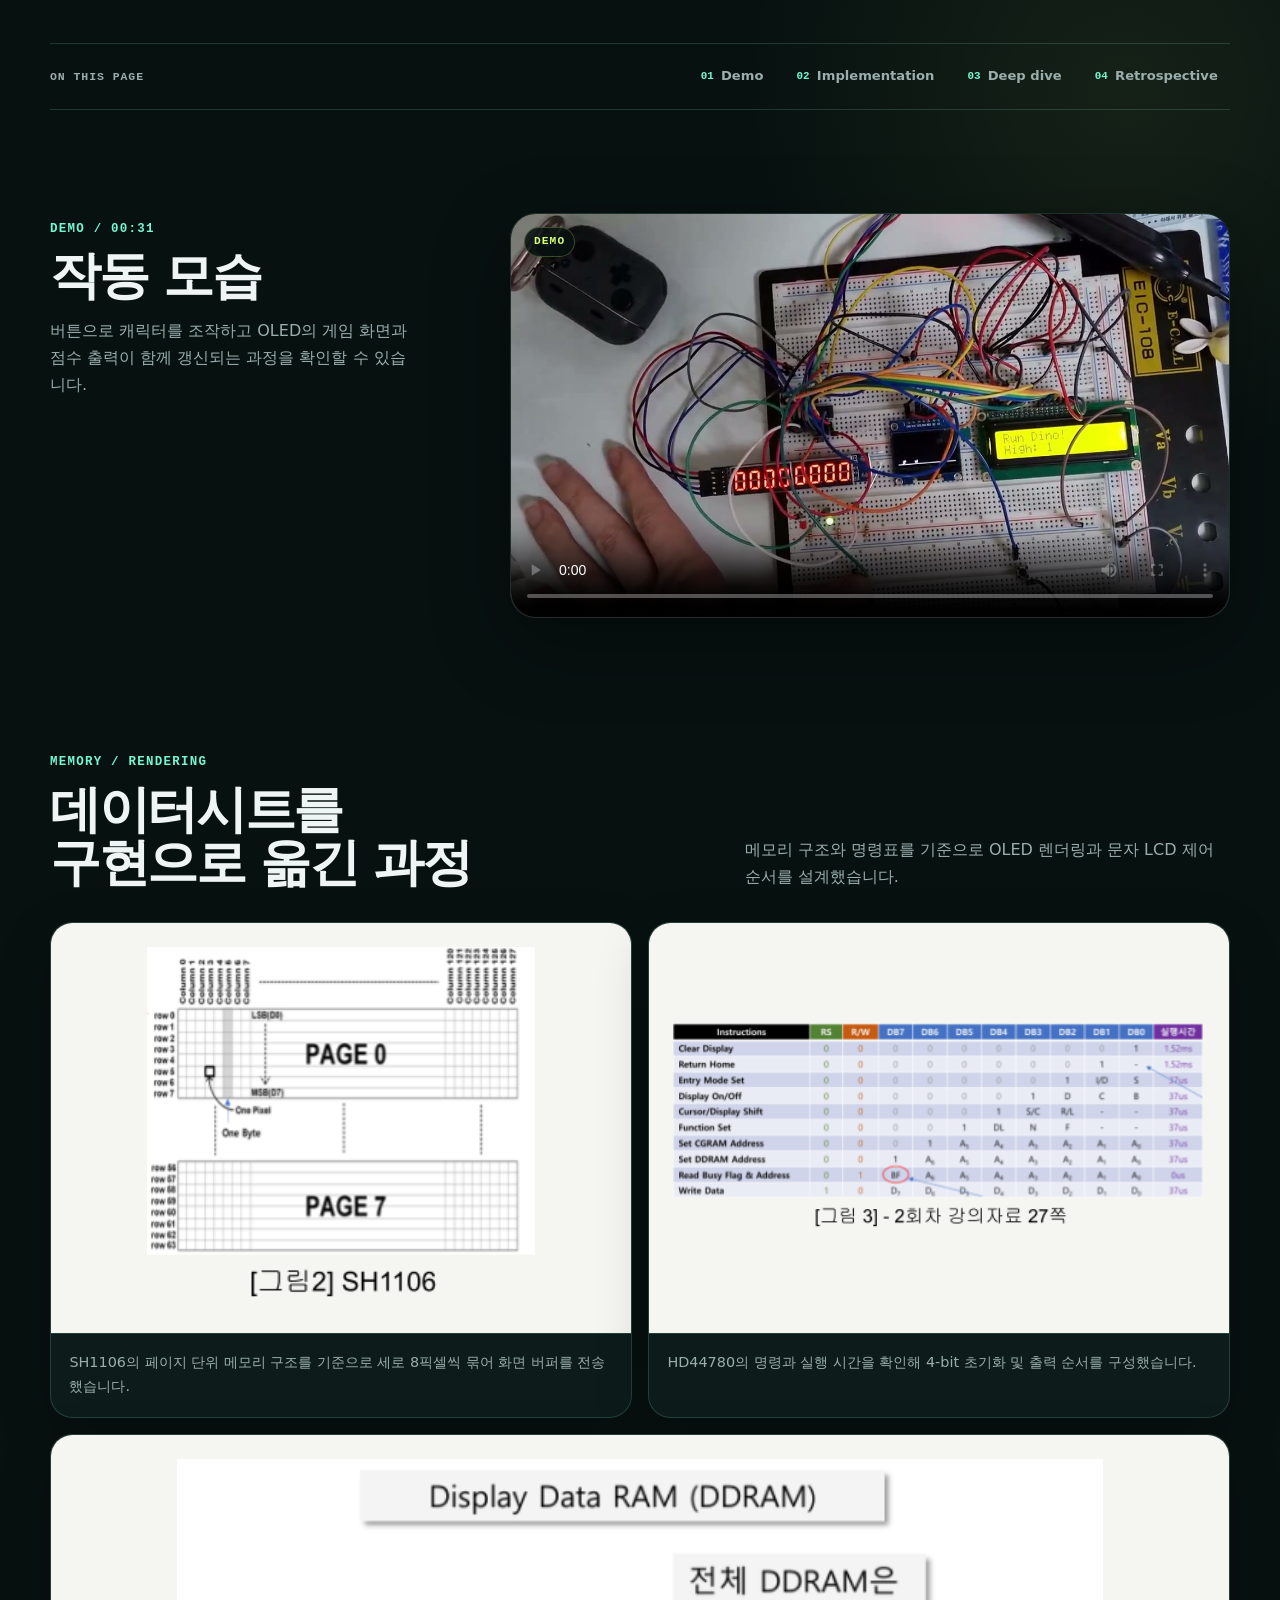
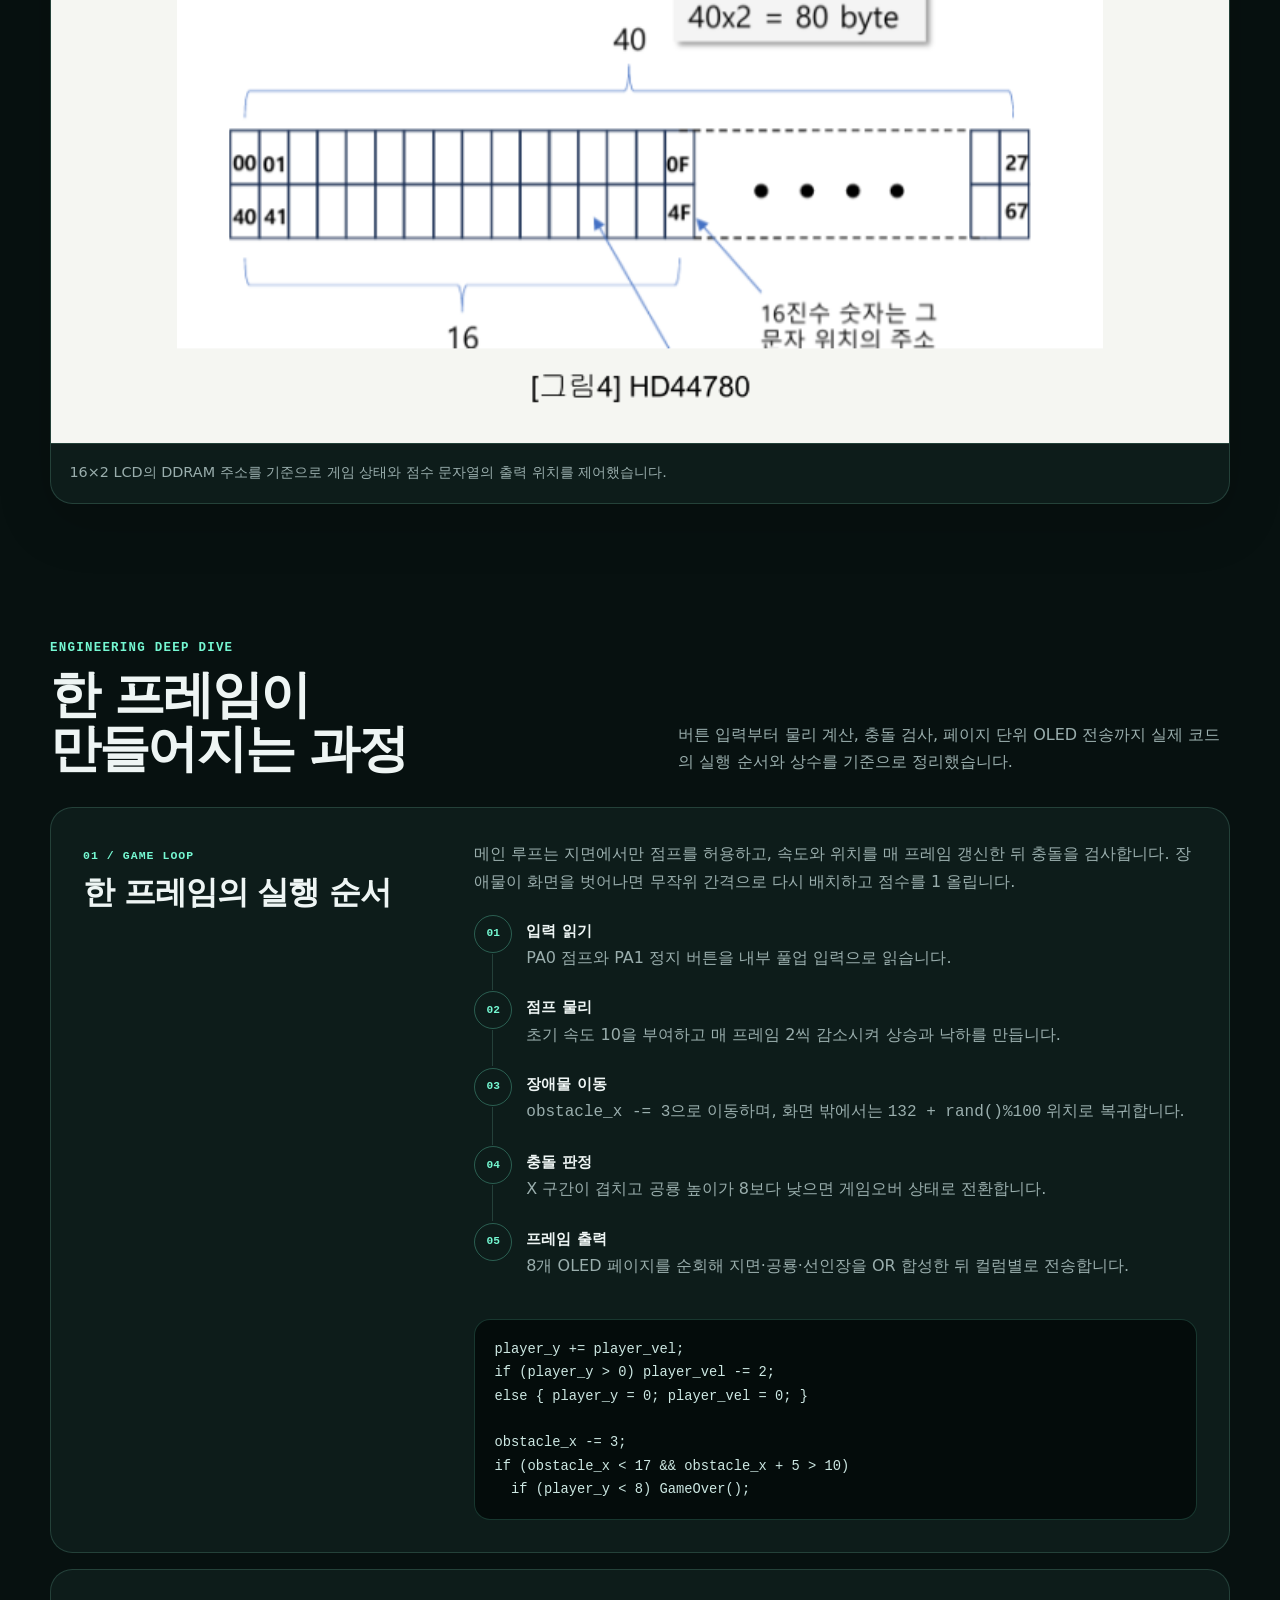
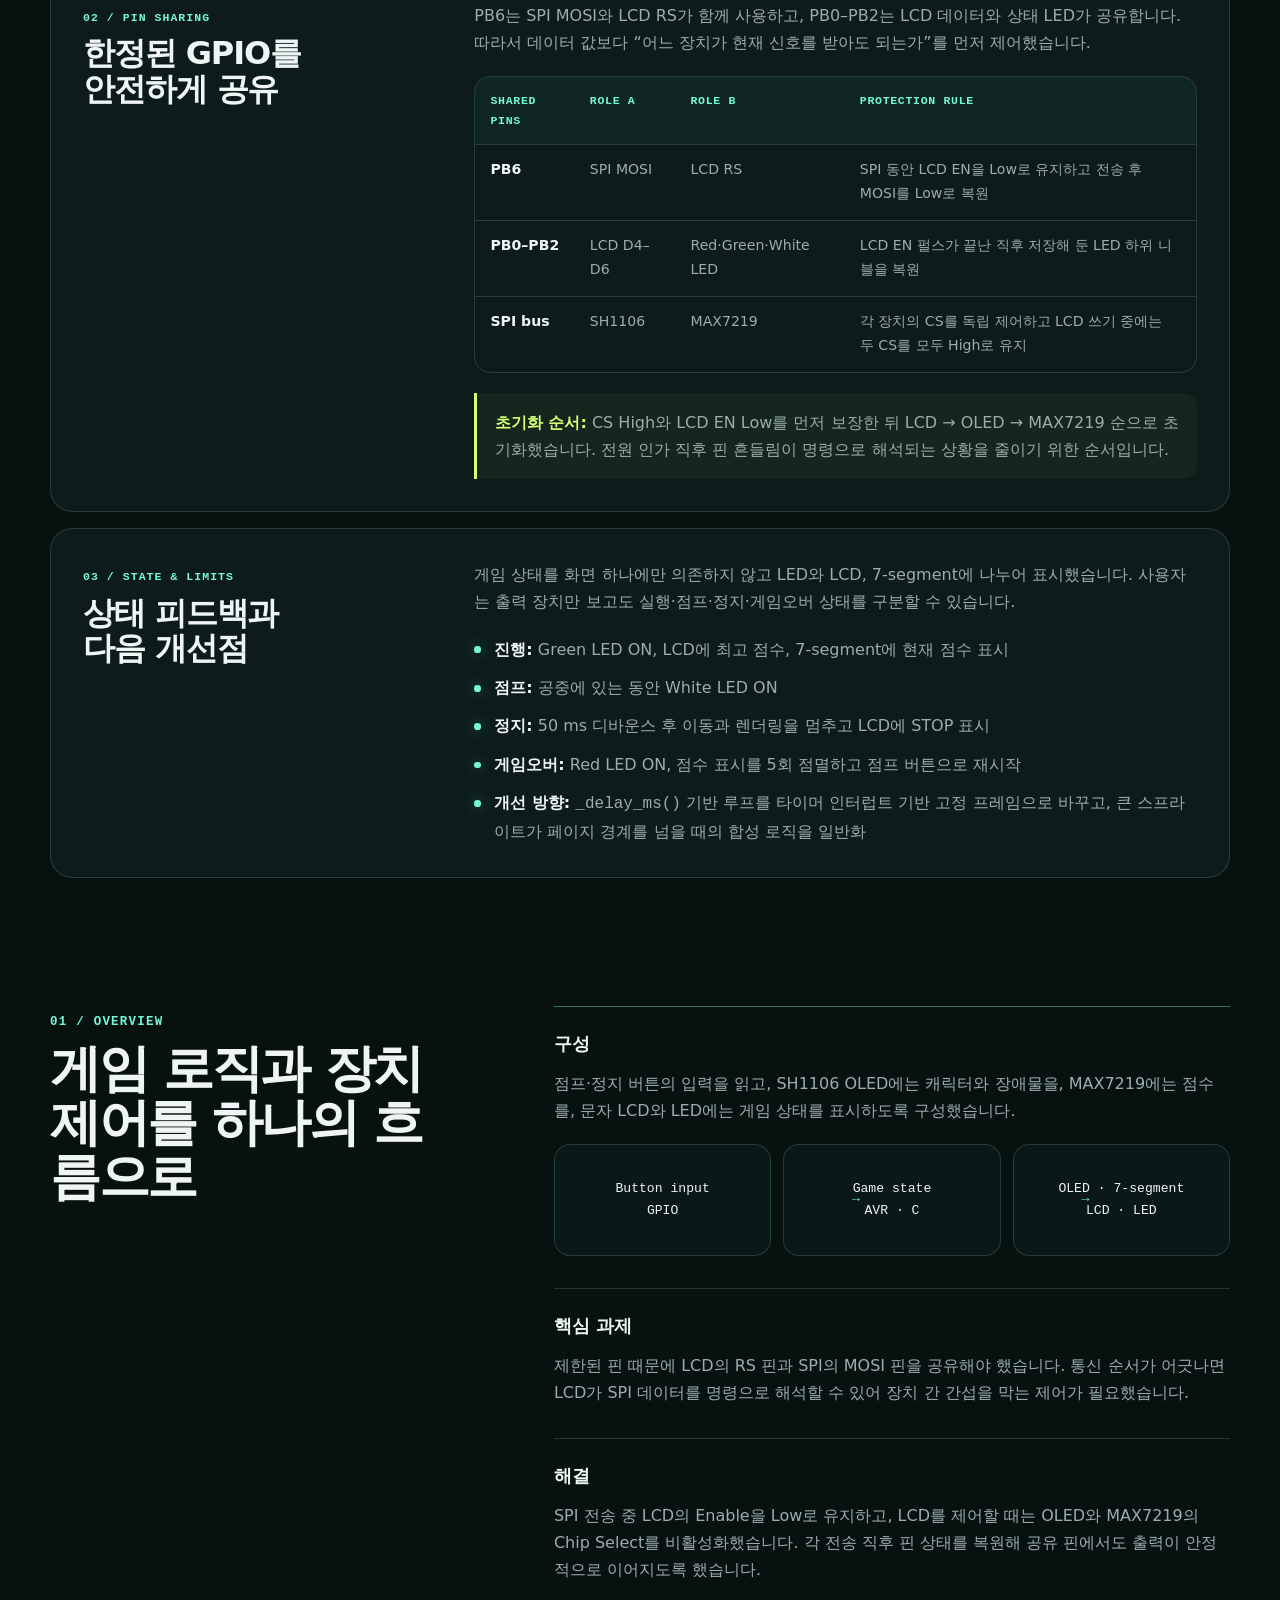
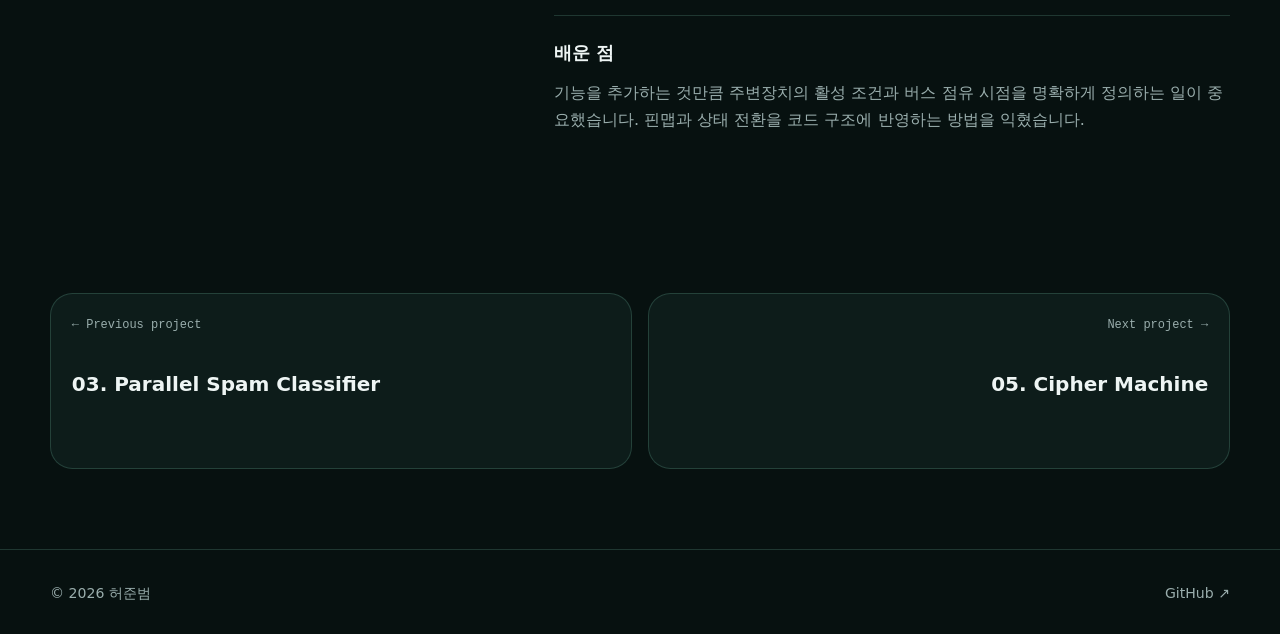
<file: projects/dino-jump/index.html>
<!doctype html>
<html lang="ko">
  <head>
    <meta charset="utf-8" />
    <meta name="viewport" content="width=device-width, initial-scale=1" />
    <meta name="description" content="AVR 기반 Dino Jump 임베디드 게임 프로젝트" />
    <meta name="theme-color" content="#071110" />
    <title>Dino Jump — 허준범 Portfolio</title>
    <link rel="icon" type="image/svg+xml" href="data:image/svg+xml,%3Csvg xmlns='http://www.w3.org/2000/svg' viewBox='0 0 64 64'%3E%3Crect width='64' height='64' rx='16' fill='%23071110'/%3E%3Cpath d='M17 32h10m10 0h10M32 17v10m0 10v10' stroke='%2375f8d2' stroke-width='6' stroke-linecap='round'/%3E%3Ccircle cx='32' cy='32' r='8' fill='%23d5ff75'/%3E%3C/svg%3E" />
    <link rel="stylesheet" href="/assets/style.css" />
    <script src="/assets/main.js" defer></script>
  </head>
  <body>
    <a class="skip-link" href="#main">본문으로 건너뛰기</a>
    <header class="site-header">
      <nav class="nav shell" aria-label="주요 메뉴">
        <a class="brand" href="/"><span class="brand-mark">HJ</span><span>허준범 / Portfolio</span></a>
        <ul class="nav-links">
          <li><a href="/projects/" aria-current="page">Projects</a></li>
          <li><a href="/#about">About</a></li>
          <li><a href="https://github.com/kui-lgtm" target="_blank" rel="noreferrer">GitHub ↗</a></li>
        </ul>
      </nav>
    </header>

    <main id="main" class="shell">
      <header class="project-hero">
        <div data-reveal>
          <nav class="breadcrumb" aria-label="현재 위치"><a href="/projects/">Projects</a><span>/</span><span>04</span></nav>
          <h1>Dino Jump</h1>
          <p class="lead">작은 OLED 안에서 점프하고, 여러 출력 장치가 동시에 게임 상태를 보여주는 AVR 기반 임베디드 게임입니다.</p>
        </div>
        <dl class="project-meta" data-reveal>
          <div><dt>Course</dt><dd>임베디드 소프트웨어</dd></div>
          <div><dt>Period</dt><dd>2026 겨울학기</dd></div>
          <div><dt>Type</dt><dd>Individual project</dd></div>
          <div><dt>Role</dt><dd>회로 구성 · 펌웨어 · 인터페이스 구현</dd></div>
          <div><dt>Platform</dt><dd>ATtiny4313 / Bare-metal C</dd></div>
          <div><dt>Interface</dt><dd>Software SPI · GPIO · 4-bit LCD</dd></div>
          <div><dt>Output</dt><dd>SH1106 · MAX7219 · HD44780</dd></div>
        </dl>
      </header>

      <figure class="project-media" data-reveal>
        <img src="/assets/images/dino-circuit.png" alt="버튼, AVR, SH1106 OLED, MAX7219, LCD가 연결된 Dino Jump 회로도" />
      </figure>

      <section class="project-snapshot" aria-label="Dino Jump 핵심 사양">
        <article data-reveal><span>Controller</span><strong>ATtiny4313</strong><small>8 MHz · bare-metal C</small></article>
        <article data-reveal><span>Main display</span><strong>132 × 64</strong><small>SH1106 monochrome OLED</small></article>
        <article data-reveal><span>Frame control</span><strong>25 ms</strong><small>기본 지연값 + 렌더링 시간</small></article>
        <article data-reveal><span>Output devices</span><strong>4 groups</strong><small>OLED · 7-segment · LCD · LEDs</small></article>
      </section>

      <nav class="page-toc" aria-label="Dino Jump 페이지 목차" data-reveal>
        <span>On this page</span>
        <a href="#dino-demo"><b>01</b> Demo</a>
        <a href="#dino-report"><b>02</b> Implementation</a>
        <a href="#dino-deep"><b>03</b> Deep dive</a>
        <a href="#dino-overview"><b>04</b> Retrospective</a>
      </nav>

      <section class="demo-section" aria-labelledby="dino-demo">
        <div data-reveal>
          <span class="section-index">Demo / 00:31</span>
          <h2 id="dino-demo">작동 모습</h2>
          <p>버튼으로 캐릭터를 조작하고 OLED의 게임 화면과 점수 출력이 함께 갱신되는 과정을 확인할 수 있습니다.</p>
        </div>
        <div class="demo-frame" data-reveal>
          <video controls playsinline preload="metadata" poster="/assets/images/dino-demo-poster.jpg">
            <source src="/assets/videos/dino-jump-demo.mp4" type="video/mp4" />
            브라우저가 동영상 재생을 지원하지 않습니다.
          </video>
        </div>
      </section>

      <section class="report-showcase" aria-labelledby="dino-report">
        <div class="report-heading" data-reveal>
          <div><span class="section-index">Memory / Rendering</span><h2 id="dino-report">데이터시트를 구현으로 옮긴 과정</h2></div>
          <p>메모리 구조와 명령표를 기준으로 OLED 렌더링과 문자 LCD 제어 순서를 설계했습니다.</p>
        </div>
        <div class="report-grid">
          <figure class="report-figure" data-reveal>
            <img src="/assets/images/reports/dino-oled-page-map.png" alt="SH1106 OLED의 페이지 단위 디스플레이 메모리 구조" />
            <figcaption>SH1106의 페이지 단위 메모리 구조를 기준으로 세로 8픽셀씩 묶어 화면 버퍼를 전송했습니다.</figcaption>
          </figure>
          <figure class="report-figure" data-reveal>
            <img src="/assets/images/reports/dino-lcd-command-table.png" alt="HD44780 문자 LCD 명령어 표" />
            <figcaption>HD44780의 명령과 실행 시간을 확인해 4-bit 초기화 및 출력 순서를 구성했습니다.</figcaption>
          </figure>
          <figure class="report-figure report-figure-wide" data-reveal>
            <img src="/assets/images/reports/dino-lcd-ddram-map.png" alt="16 곱하기 2 문자 LCD의 DDRAM 주소 구조" />
            <figcaption>16×2 LCD의 DDRAM 주소를 기준으로 게임 상태와 점수 문자열의 출력 위치를 제어했습니다.</figcaption>
          </figure>
        </div>
      </section>

      <section class="deep-dive" aria-labelledby="dino-deep">
        <header class="deep-heading" data-reveal>
          <div><span class="section-index">Engineering deep dive</span><h2 id="dino-deep">한 프레임이 만들어지는 과정</h2></div>
          <p>버튼 입력부터 물리 계산, 충돌 검사, 페이지 단위 OLED 전송까지 실제 코드의 실행 순서와 상수를 기준으로 정리했습니다.</p>
        </header>
        <div class="deep-stack">
          <article class="deep-card" data-reveal>
            <div class="deep-card-title"><span>01 / Game loop</span><h3>한 프레임의 실행 순서</h3></div>
            <div class="deep-card-body">
              <p>메인 루프는 지면에서만 점프를 허용하고, 속도와 위치를 매 프레임 갱신한 뒤 충돌을 검사합니다. 장애물이 화면을 벗어나면 무작위 간격으로 다시 배치하고 점수를 1 올립니다.</p>
              <ol class="process-list">
                <li><strong>입력 읽기</strong>PA0 점프와 PA1 정지 버튼을 내부 풀업 입력으로 읽습니다.</li>
                <li><strong>점프 물리</strong>초기 속도 10을 부여하고 매 프레임 2씩 감소시켜 상승과 낙하를 만듭니다.</li>
                <li><strong>장애물 이동</strong><code>obstacle_x -= 3</code>으로 이동하며, 화면 밖에서는 <code>132 + rand()%100</code> 위치로 복귀합니다.</li>
                <li><strong>충돌 판정</strong>X 구간이 겹치고 공룡 높이가 8보다 낮으면 게임오버 상태로 전환합니다.</li>
                <li><strong>프레임 출력</strong>8개 OLED 페이지를 순회해 지면·공룡·선인장을 OR 합성한 뒤 컬럼별로 전송합니다.</li>
              </ol>
              <pre class="code-sample" aria-label="Dino Jump 물리와 충돌 코드"><code>player_y += player_vel;
if (player_y &gt; 0) player_vel -= 2;
else { player_y = 0; player_vel = 0; }

obstacle_x -= 3;
if (obstacle_x &lt; 17 &amp;&amp; obstacle_x + 5 &gt; 10)
  if (player_y &lt; 8) GameOver();</code></pre>
            </div>
          </article>

          <article class="deep-card" data-reveal>
            <div class="deep-card-title"><span>02 / Pin sharing</span><h3>한정된 GPIO를 안전하게 공유</h3></div>
            <div class="deep-card-body">
              <p>PB6는 SPI MOSI와 LCD RS가 함께 사용하고, PB0–PB2는 LCD 데이터와 상태 LED가 공유합니다. 따라서 데이터 값보다 “어느 장치가 현재 신호를 받아도 되는가”를 먼저 제어했습니다.</p>
              <div class="table-wrap">
                <table class="tech-table">
                  <thead><tr><th>Shared pins</th><th>Role A</th><th>Role B</th><th>Protection rule</th></tr></thead>
                  <tbody>
                    <tr><td>PB6</td><td>SPI MOSI</td><td>LCD RS</td><td>SPI 동안 LCD EN을 Low로 유지하고 전송 후 MOSI를 Low로 복원</td></tr>
                    <tr><td>PB0–PB2</td><td>LCD D4–D6</td><td>Red·Green·White LED</td><td>LCD EN 펄스가 끝난 직후 저장해 둔 LED 하위 니블을 복원</td></tr>
                    <tr><td>SPI bus</td><td>SH1106</td><td>MAX7219</td><td>각 장치의 CS를 독립 제어하고 LCD 쓰기 중에는 두 CS를 모두 High로 유지</td></tr>
                  </tbody>
                </table>
              </div>
              <div class="deep-note"><strong>초기화 순서:</strong> CS High와 LCD EN Low를 먼저 보장한 뒤 LCD → OLED → MAX7219 순으로 초기화했습니다. 전원 인가 직후 핀 흔들림이 명령으로 해석되는 상황을 줄이기 위한 순서입니다.</div>
            </div>
          </article>

          <article class="deep-card" data-reveal>
            <div class="deep-card-title"><span>03 / State & limits</span><h3>상태 피드백과 다음 개선점</h3></div>
            <div class="deep-card-body">
              <p>게임 상태를 화면 하나에만 의존하지 않고 LED와 LCD, 7-segment에 나누어 표시했습니다. 사용자는 출력 장치만 보고도 실행·점프·정지·게임오버 상태를 구분할 수 있습니다.</p>
              <ul class="detail-points">
                <li><strong>진행:</strong> Green LED ON, LCD에 최고 점수, 7-segment에 현재 점수 표시</li>
                <li><strong>점프:</strong> 공중에 있는 동안 White LED ON</li>
                <li><strong>정지:</strong> 50 ms 디바운스 후 이동과 렌더링을 멈추고 LCD에 STOP 표시</li>
                <li><strong>게임오버:</strong> Red LED ON, 점수 표시를 5회 점멸하고 점프 버튼으로 재시작</li>
                <li><strong>개선 방향:</strong> <code>_delay_ms()</code> 기반 루프를 타이머 인터럽트 기반 고정 프레임으로 바꾸고, 큰 스프라이트가 페이지 경계를 넘을 때의 합성 로직을 일반화</li>
              </ul>
            </div>
          </article>
        </div>
      </section>

      <section class="case-study" aria-labelledby="dino-overview">
        <div data-reveal><span class="section-index">01 / Overview</span><h2 id="dino-overview">게임 로직과 장치 제어를 하나의 흐름으로</h2></div>
        <div data-reveal>
          <article class="story-block">
            <h3>구성</h3>
            <p>점프·정지 버튼의 입력을 읽고, SH1106 OLED에는 캐릭터와 장애물을, MAX7219에는 점수를, 문자 LCD와 LED에는 게임 상태를 표시하도록 구성했습니다.</p>
            <div class="architecture" aria-label="시스템 흐름"><div>Button input<br />GPIO</div><div>Game state<br />AVR · C</div><div>OLED · 7-segment<br />LCD · LED</div></div>
          </article>
          <article class="story-block">
            <h3>핵심 과제</h3>
            <p>제한된 핀 때문에 LCD의 RS 핀과 SPI의 MOSI 핀을 공유해야 했습니다. 통신 순서가 어긋나면 LCD가 SPI 데이터를 명령으로 해석할 수 있어 장치 간 간섭을 막는 제어가 필요했습니다.</p>
          </article>
          <article class="story-block">
            <h3>해결</h3>
            <p>SPI 전송 중 LCD의 Enable을 Low로 유지하고, LCD를 제어할 때는 OLED와 MAX7219의 Chip Select를 비활성화했습니다. 각 전송 직후 핀 상태를 복원해 공유 핀에서도 출력이 안정적으로 이어지도록 했습니다.</p>
          </article>
          <article class="story-block">
            <h3>배운 점</h3>
            <p>기능을 추가하는 것만큼 주변장치의 활성 조건과 버스 점유 시점을 명확하게 정의하는 일이 중요했습니다. 핀맵과 상태 전환을 코드 구조에 반영하는 방법을 익혔습니다.</p>
          </article>
        </div>
      </section>

      <nav class="project-nav" aria-label="다른 프로젝트">
        <a href="/projects/parallel-spam-classifier/"><span>← Previous project</span><strong>03. Parallel Spam Classifier</strong></a>
        <a href="/projects/cipher-machine/"><span>Next project →</span><strong>05. Cipher Machine</strong></a>
      </nav>
    </main>

    <footer class="site-footer"><div class="footer-inner shell"><span>© <span data-year></span> 허준범</span><a href="https://github.com/kui-lgtm" target="_blank" rel="noreferrer">GitHub ↗</a></div></footer>
  </body>
</html>
</file>
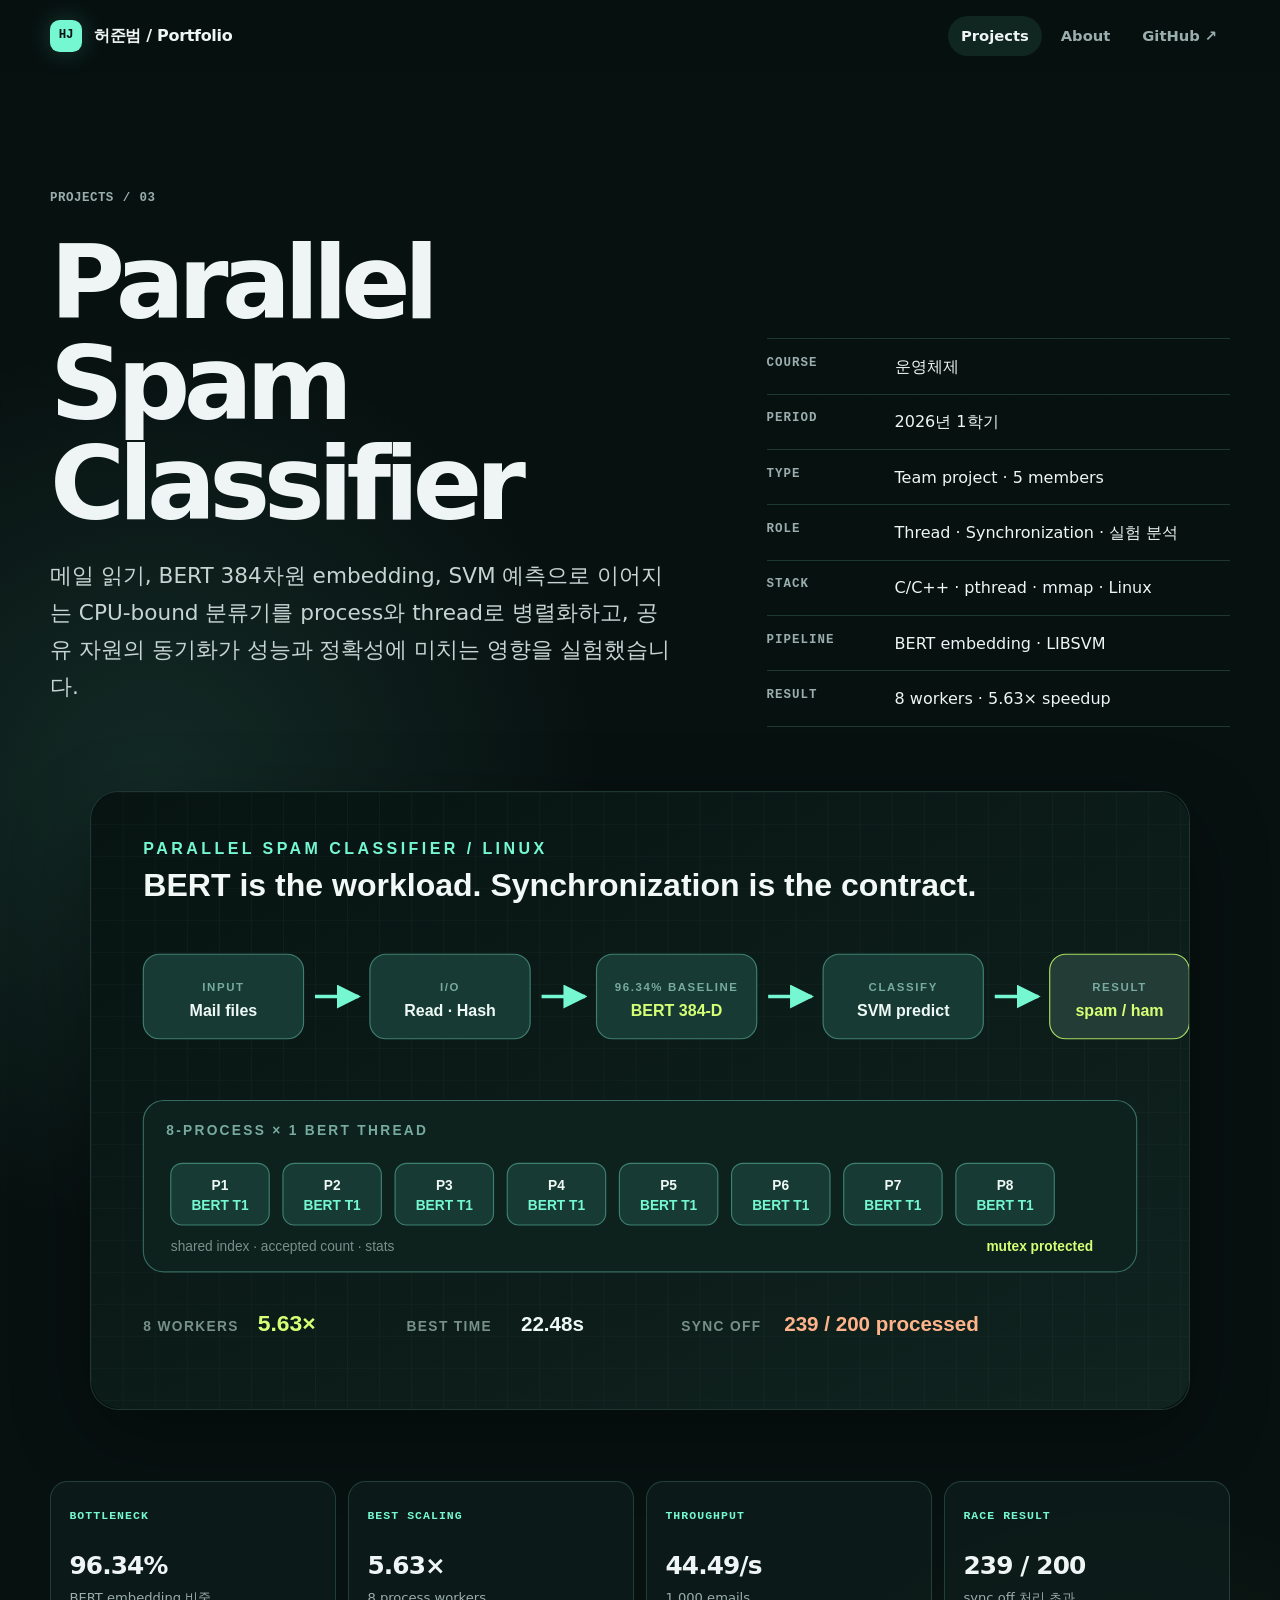
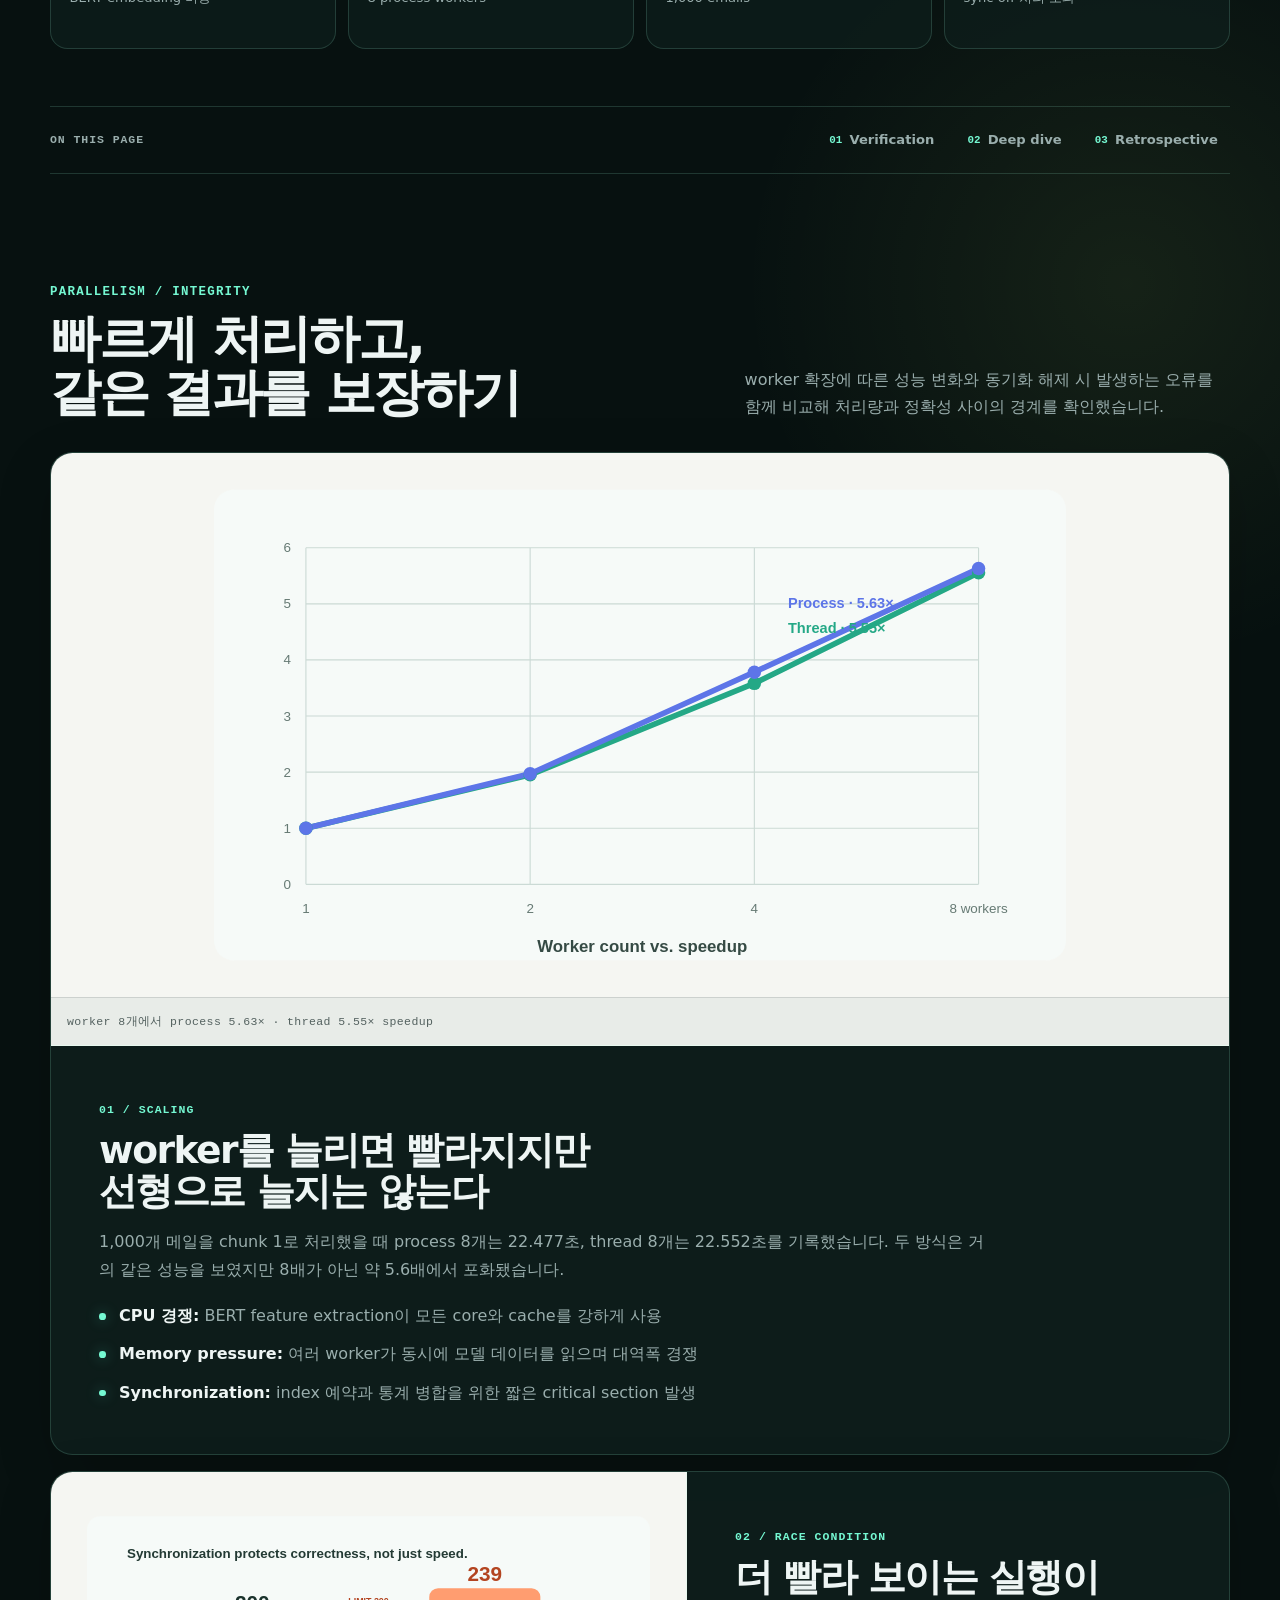
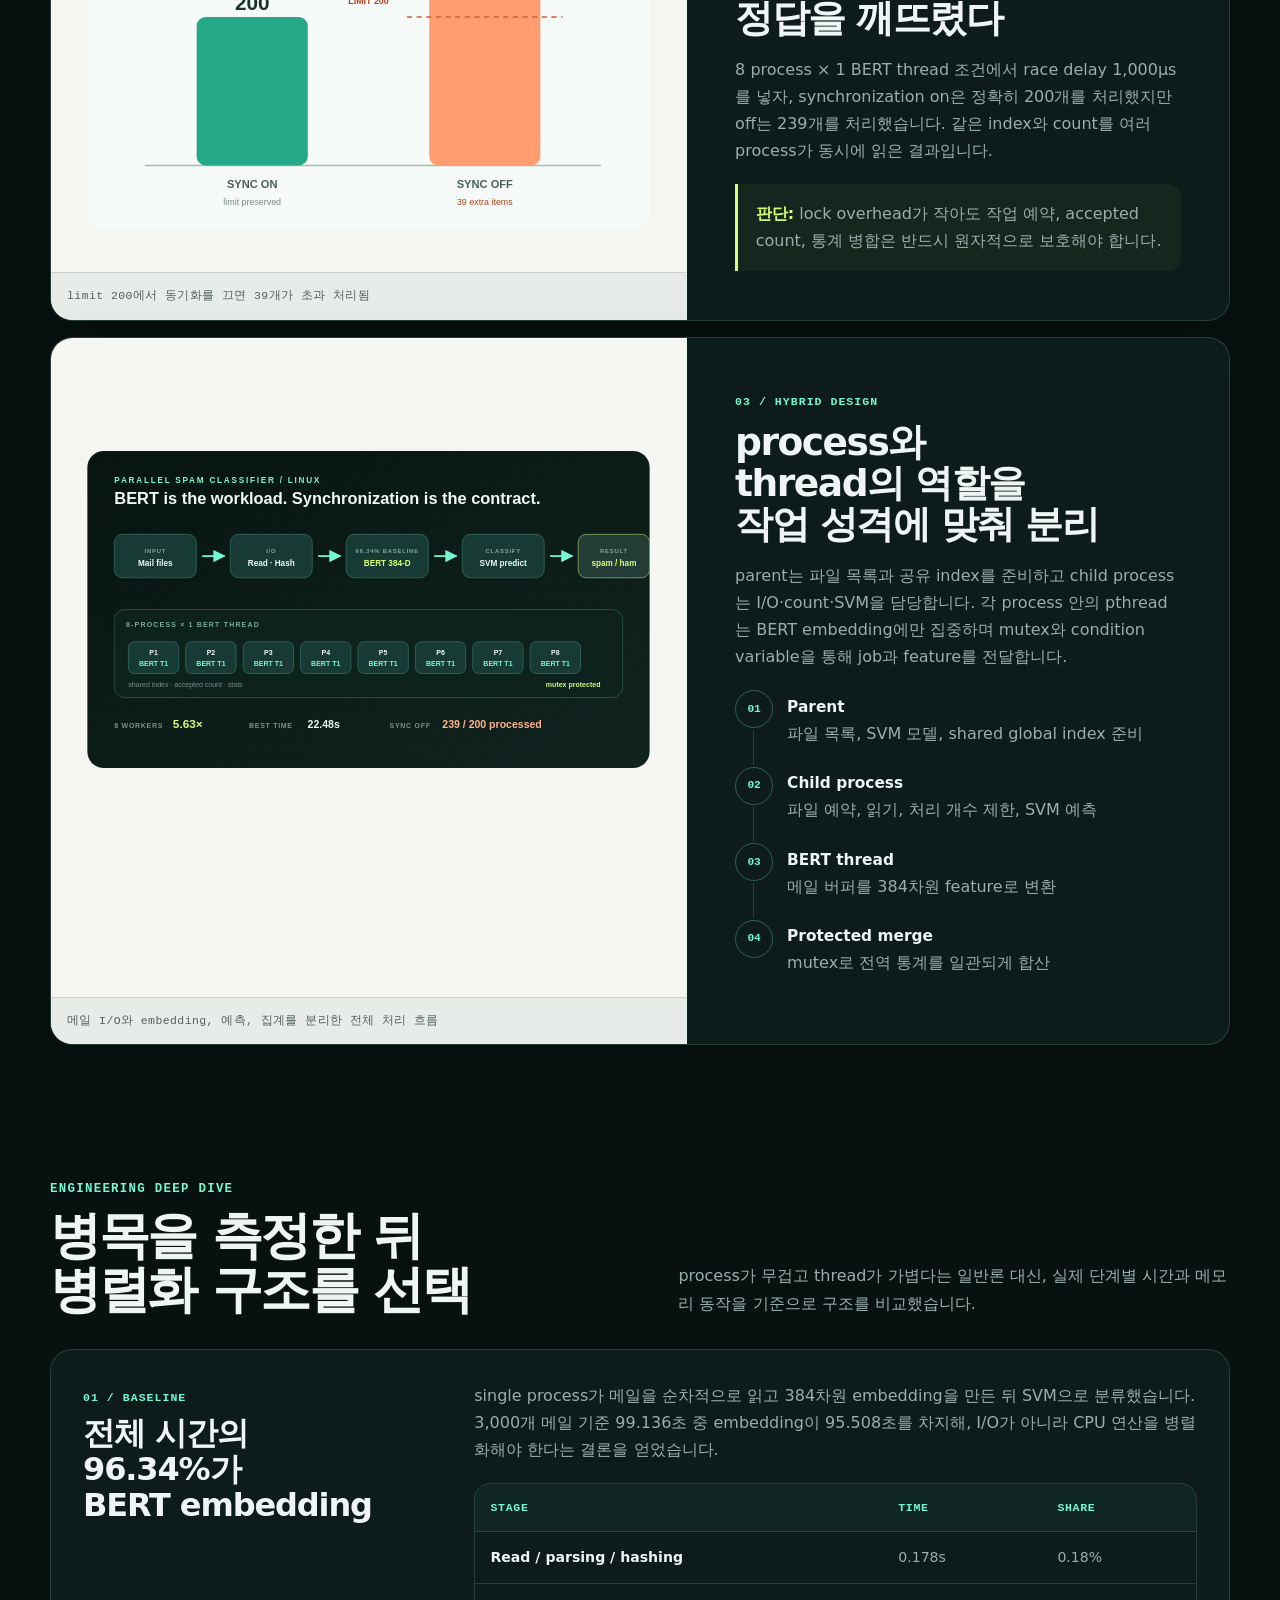
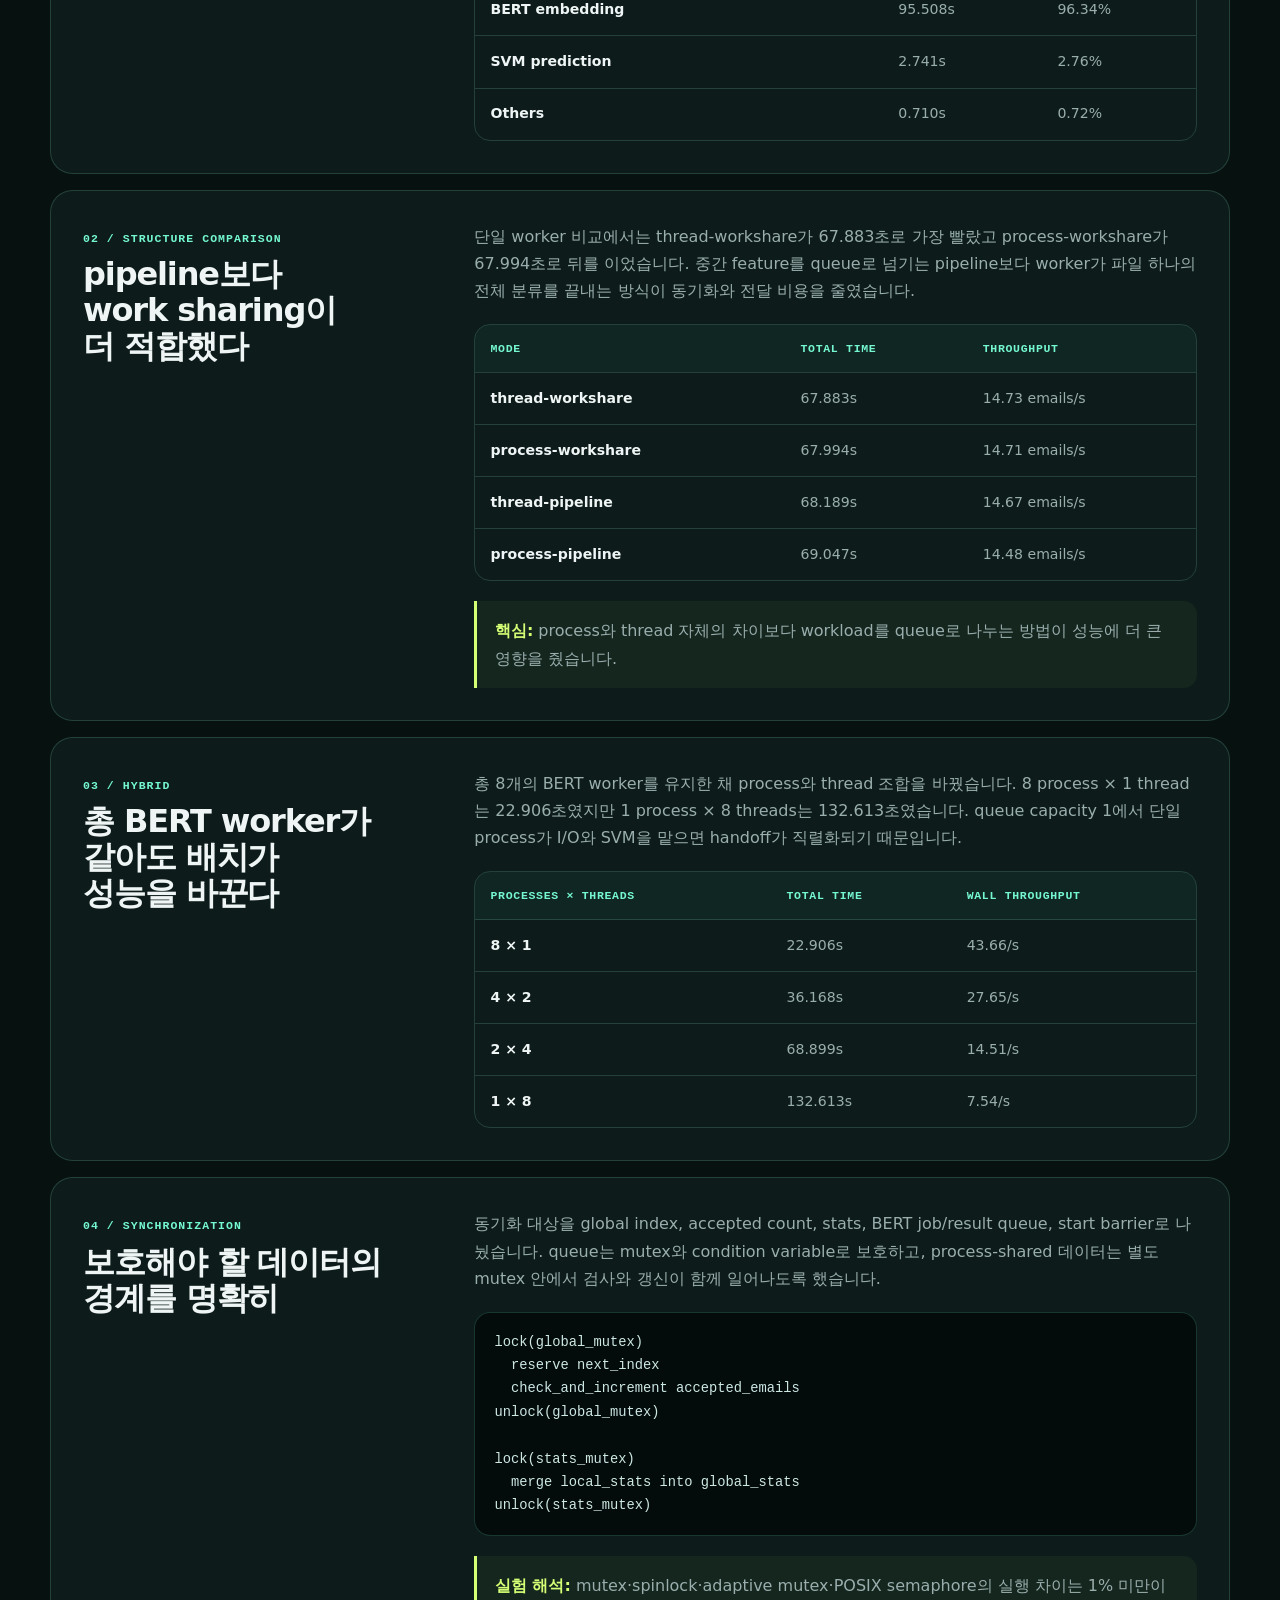
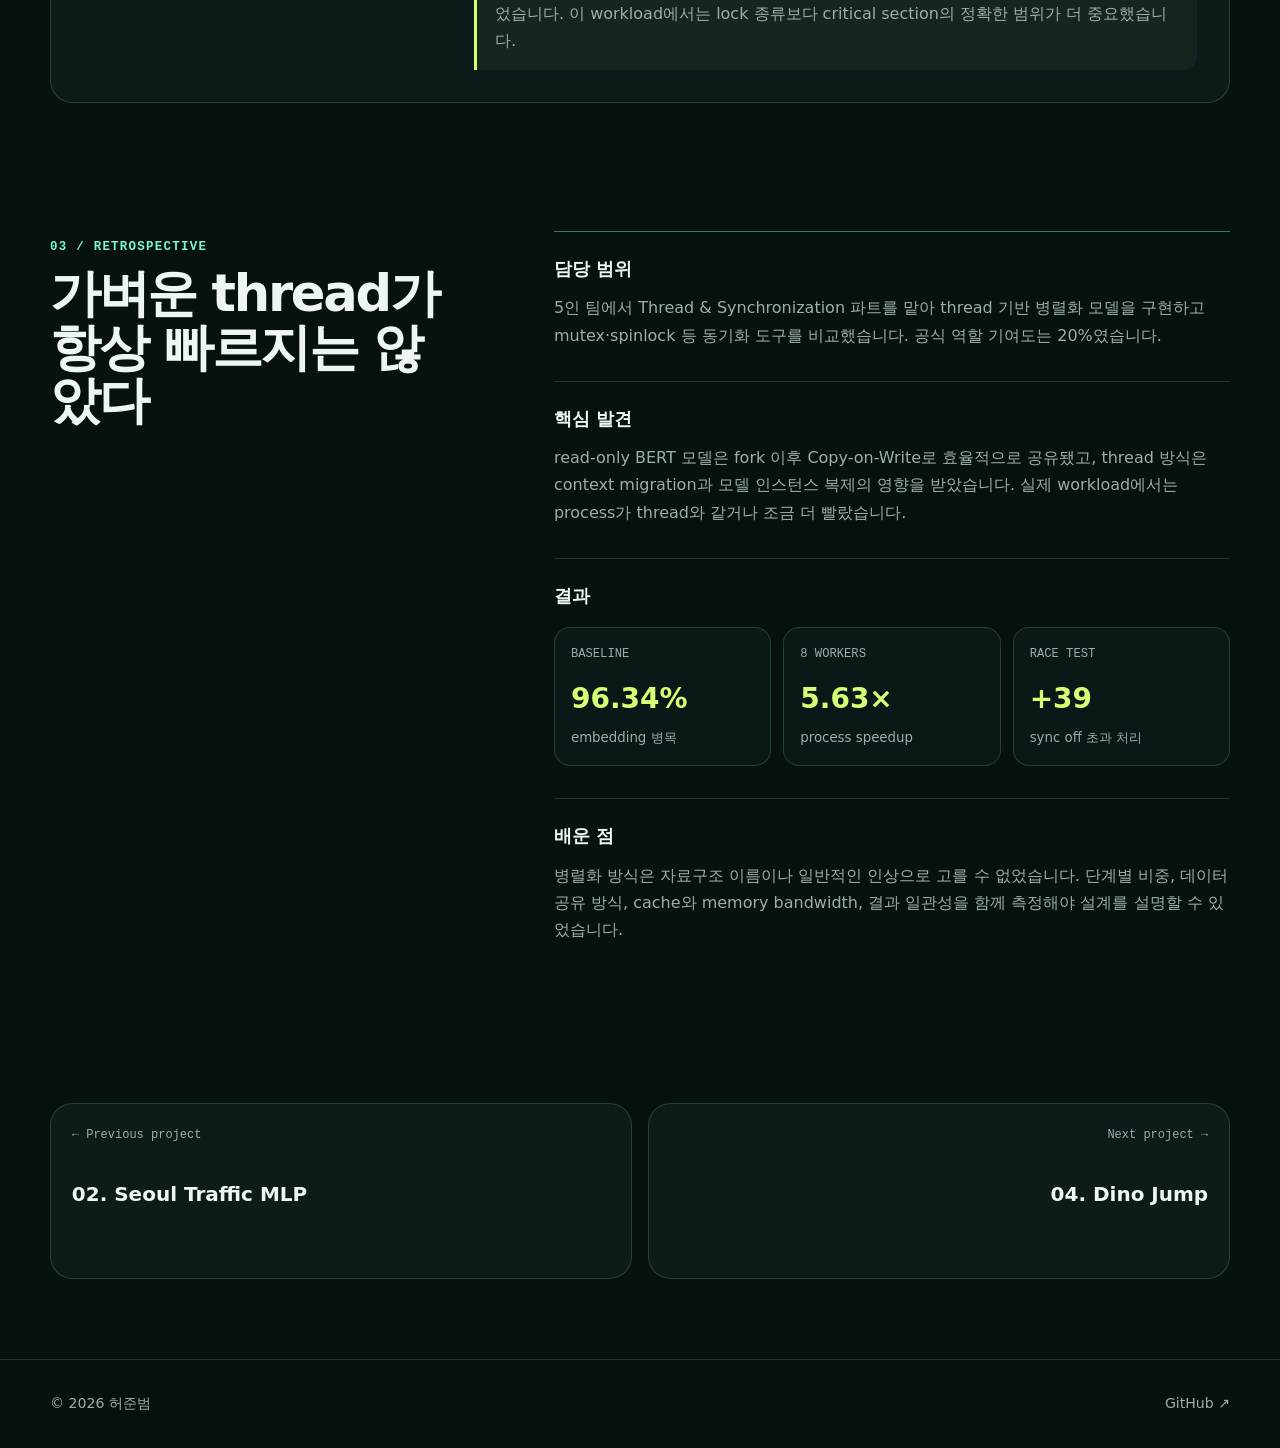
<file: projects/parallel-spam-classifier/index.html>
<!doctype html>
<html lang="ko">
  <head>
    <meta charset="utf-8" />
    <meta name="viewport" content="width=device-width, initial-scale=1" />
    <meta name="description" content="BERT와 SVM 기반 스팸 메일 분류기를 process와 thread로 병렬화하고 동기화 정확성을 검증한 운영체제 프로젝트" />
    <meta name="theme-color" content="#071110" />
    <title>Parallel Spam Classifier — 허준범 Portfolio</title>
    <link rel="icon" type="image/svg+xml" href="data:image/svg+xml,%3Csvg xmlns='http://www.w3.org/2000/svg' viewBox='0 0 64 64'%3E%3Crect width='64' height='64' rx='16' fill='%23071110'/%3E%3Cpath d='M17 32h10m10 0h10M32 17v10m0 10v10' stroke='%2375f8d2' stroke-width='6' stroke-linecap='round'/%3E%3Ccircle cx='32' cy='32' r='8' fill='%23d5ff75'/%3E%3C/svg%3E" />
    <link rel="stylesheet" href="/assets/style.css" />
    <script src="/assets/main.js" defer></script>
  </head>
  <body>
    <a class="skip-link" href="#main">본문으로 건너뛰기</a>
    <header class="site-header"><nav class="nav shell" aria-label="주요 메뉴"><a class="brand" href="/"><span class="brand-mark">HJ</span><span>허준범 / Portfolio</span></a><ul class="nav-links"><li><a href="/projects/" aria-current="page">Projects</a></li><li><a href="/#about">About</a></li><li><a href="https://github.com/kui-lgtm" target="_blank" rel="noreferrer">GitHub ↗</a></li></ul></nav></header>
    <main id="main" class="shell">
      <header class="project-hero">
        <div data-reveal><nav class="breadcrumb" aria-label="현재 위치"><a href="/projects/">Projects</a><span>/</span><span>03</span></nav><h1>Parallel Spam Classifier</h1><p class="lead">메일 읽기, BERT 384차원 embedding, SVM 예측으로 이어지는 CPU-bound 분류기를 process와 thread로 병렬화하고, 공유 자원의 동기화가 성능과 정확성에 미치는 영향을 실험했습니다.</p></div>
        <dl class="project-meta" data-reveal>
          <div><dt>Course</dt><dd>운영체제</dd></div><div><dt>Period</dt><dd>2026년 1학기</dd></div><div><dt>Type</dt><dd>Team project · 5 members</dd></div><div><dt>Role</dt><dd>Thread · Synchronization · 실험 분석</dd></div><div><dt>Stack</dt><dd>C/C++ · pthread · mmap · Linux</dd></div><div><dt>Pipeline</dt><dd>BERT embedding · LIBSVM</dd></div><div><dt>Result</dt><dd>8 workers · 5.63× speedup</dd></div>
        </dl>
      </header>
      <figure class="project-media project-media-dark" data-reveal><img src="/assets/images/parallel-spam-classifier.svg" alt="메일 읽기, BERT embedding, SVM 예측을 8개 process와 BERT thread로 처리하는 병렬 분류 구조" /></figure>
      <section class="project-snapshot" aria-label="Parallel Spam Classifier 핵심 지표">
        <article data-reveal><span>Bottleneck</span><strong>96.34%</strong><small>BERT embedding 비중</small></article><article data-reveal><span>Best scaling</span><strong>5.63×</strong><small>8 process workers</small></article><article data-reveal><span>Throughput</span><strong>44.49/s</strong><small>1,000 emails</small></article><article data-reveal><span>Race result</span><strong>239 / 200</strong><small>sync off 처리 초과</small></article>
      </section>
      <nav class="page-toc" aria-label="Parallel Spam Classifier 페이지 목차" data-reveal><span>On this page</span><a href="#os-analysis"><b>01</b> Verification</a><a href="#os-deep"><b>02</b> Deep dive</a><a href="#os-overview"><b>03</b> Retrospective</a></nav>
      <section class="report-showcase" aria-labelledby="os-analysis">
        <div class="report-heading" data-reveal><div><span class="section-index">Parallelism / Integrity</span><h2 id="os-analysis">빠르게 처리하고, 같은 결과를 보장하기</h2></div><p>worker 확장에 따른 성능 변화와 동기화 해제 시 발생하는 오류를 함께 비교해 처리량과 정확성 사이의 경계를 확인했습니다.</p></div>
        <div class="evidence-list">
          <article class="evidence-item evidence-wide" data-reveal>
            <figure class="evidence-visual"><img src="/assets/images/reports/os-worker-scaling.svg" alt="worker 1, 2, 4, 8개에 따른 process와 thread speedup 그래프" /><figcaption>worker 8개에서 process 5.63× · thread 5.55× speedup</figcaption></figure>
            <div class="evidence-copy"><span class="evidence-kicker">01 / Scaling</span><h3>worker를 늘리면 빨라지지만 선형으로 늘지는 않는다</h3><p>1,000개 메일을 chunk 1로 처리했을 때 process 8개는 22.477초, thread 8개는 22.552초를 기록했습니다. 두 방식은 거의 같은 성능을 보였지만 8배가 아닌 약 5.6배에서 포화됐습니다.</p><ul class="detail-points"><li><strong>CPU 경쟁:</strong> BERT feature extraction이 모든 core와 cache를 강하게 사용</li><li><strong>Memory pressure:</strong> 여러 worker가 동시에 모델 데이터를 읽으며 대역폭 경쟁</li><li><strong>Synchronization:</strong> index 예약과 통계 병합을 위한 짧은 critical section 발생</li></ul></div>
          </article>
          <article class="evidence-item" data-reveal>
            <figure class="evidence-visual"><img src="/assets/images/reports/os-sync-integrity.svg" alt="동기화 적용 시 200개, 미적용 시 239개가 처리된 비교" /><figcaption>limit 200에서 동기화를 끄면 39개가 초과 처리됨</figcaption></figure>
            <div class="evidence-copy"><span class="evidence-kicker">02 / Race condition</span><h3>더 빨라 보이는 실행이 정답을 깨뜨렸다</h3><p>8 process × 1 BERT thread 조건에서 race delay 1,000μs를 넣자, synchronization on은 정확히 200개를 처리했지만 off는 239개를 처리했습니다. 같은 index와 count를 여러 process가 동시에 읽은 결과입니다.</p><div class="deep-note"><strong>판단:</strong> lock overhead가 작아도 작업 예약, accepted count, 통계 병합은 반드시 원자적으로 보호해야 합니다.</div></div>
          </article>
          <article class="evidence-item" data-reveal>
            <figure class="evidence-visual"><img src="/assets/images/parallel-spam-classifier.svg" alt="메일 입력부터 BERT와 SVM 예측까지의 병렬 처리 구조" /><figcaption>메일 I/O와 embedding, 예측, 집계를 분리한 전체 처리 흐름</figcaption></figure>
            <div class="evidence-copy"><span class="evidence-kicker">03 / Hybrid design</span><h3>process와 thread의 역할을 작업 성격에 맞춰 분리</h3><p>parent는 파일 목록과 공유 index를 준비하고 child process는 I/O·count·SVM을 담당합니다. 각 process 안의 pthread는 BERT embedding에만 집중하며 mutex와 condition variable을 통해 job과 feature를 전달합니다.</p><ol class="process-list"><li><strong>Parent</strong>파일 목록, SVM 모델, shared global index 준비</li><li><strong>Child process</strong>파일 예약, 읽기, 처리 개수 제한, SVM 예측</li><li><strong>BERT thread</strong>메일 버퍼를 384차원 feature로 변환</li><li><strong>Protected merge</strong>mutex로 전역 통계를 일관되게 합산</li></ol></div>
          </article>
        </div>
      </section>
      <section class="deep-dive" aria-labelledby="os-deep">
        <header class="deep-heading" data-reveal><div><span class="section-index">Engineering deep dive</span><h2 id="os-deep">병목을 측정한 뒤 병렬화 구조를 선택</h2></div><p>process가 무겁고 thread가 가볍다는 일반론 대신, 실제 단계별 시간과 메모리 동작을 기준으로 구조를 비교했습니다.</p></header>
        <div class="deep-stack">
          <article class="deep-card" data-reveal><div class="deep-card-title"><span>01 / Baseline</span><h3>전체 시간의 96.34%가 BERT embedding</h3></div><div class="deep-card-body"><p>single process가 메일을 순차적으로 읽고 384차원 embedding을 만든 뒤 SVM으로 분류했습니다. 3,000개 메일 기준 99.136초 중 embedding이 95.508초를 차지해, I/O가 아니라 CPU 연산을 병렬화해야 한다는 결론을 얻었습니다.</p><div class="table-wrap"><table class="tech-table"><thead><tr><th>Stage</th><th>Time</th><th>Share</th></tr></thead><tbody><tr><td>Read / parsing / hashing</td><td>0.178s</td><td>0.18%</td></tr><tr><td>BERT embedding</td><td>95.508s</td><td>96.34%</td></tr><tr><td>SVM prediction</td><td>2.741s</td><td>2.76%</td></tr><tr><td>Others</td><td>0.710s</td><td>0.72%</td></tr></tbody></table></div></div></article>
          <article class="deep-card" data-reveal><div class="deep-card-title"><span>02 / Structure comparison</span><h3>pipeline보다 work sharing이 더 적합했다</h3></div><div class="deep-card-body"><p>단일 worker 비교에서는 thread-workshare가 67.883초로 가장 빨랐고 process-workshare가 67.994초로 뒤를 이었습니다. 중간 feature를 queue로 넘기는 pipeline보다 worker가 파일 하나의 전체 분류를 끝내는 방식이 동기화와 전달 비용을 줄였습니다.</p><div class="table-wrap"><table class="tech-table"><thead><tr><th>Mode</th><th>Total time</th><th>Throughput</th></tr></thead><tbody><tr><td>thread-workshare</td><td>67.883s</td><td>14.73 emails/s</td></tr><tr><td>process-workshare</td><td>67.994s</td><td>14.71 emails/s</td></tr><tr><td>thread-pipeline</td><td>68.189s</td><td>14.67 emails/s</td></tr><tr><td>process-pipeline</td><td>69.047s</td><td>14.48 emails/s</td></tr></tbody></table></div><div class="deep-note"><strong>핵심:</strong> process와 thread 자체의 차이보다 workload를 queue로 나누는 방법이 성능에 더 큰 영향을 줬습니다.</div></div></article>
          <article class="deep-card" data-reveal><div class="deep-card-title"><span>03 / Hybrid</span><h3>총 BERT worker가 같아도 배치가 성능을 바꾼다</h3></div><div class="deep-card-body"><p>총 8개의 BERT worker를 유지한 채 process와 thread 조합을 바꿨습니다. 8 process × 1 thread는 22.906초였지만 1 process × 8 threads는 132.613초였습니다. queue capacity 1에서 단일 process가 I/O와 SVM을 맡으면 handoff가 직렬화되기 때문입니다.</p><div class="table-wrap"><table class="tech-table"><thead><tr><th>Processes × threads</th><th>Total time</th><th>Wall throughput</th></tr></thead><tbody><tr><td>8 × 1</td><td>22.906s</td><td>43.66/s</td></tr><tr><td>4 × 2</td><td>36.168s</td><td>27.65/s</td></tr><tr><td>2 × 4</td><td>68.899s</td><td>14.51/s</td></tr><tr><td>1 × 8</td><td>132.613s</td><td>7.54/s</td></tr></tbody></table></div></div></article>
          <article class="deep-card" data-reveal><div class="deep-card-title"><span>04 / Synchronization</span><h3>보호해야 할 데이터의 경계를 명확히</h3></div><div class="deep-card-body"><p>동기화 대상을 global index, accepted count, stats, BERT job/result queue, start barrier로 나눴습니다. queue는 mutex와 condition variable로 보호하고, process-shared 데이터는 별도 mutex 안에서 검사와 갱신이 함께 일어나도록 했습니다.</p><pre class="code-sample" aria-label="동기화 대상 구조"><code>lock(global_mutex)<br />  reserve next_index<br />  check_and_increment accepted_emails<br />unlock(global_mutex)<br /><br />lock(stats_mutex)<br />  merge local_stats into global_stats<br />unlock(stats_mutex)</code></pre><div class="deep-note"><strong>실험 해석:</strong> mutex·spinlock·adaptive mutex·POSIX semaphore의 실행 차이는 1% 미만이었습니다. 이 workload에서는 lock 종류보다 critical section의 정확한 범위가 더 중요했습니다.</div></div></article>
        </div>
      </section>
      <section class="case-study" aria-labelledby="os-overview">
        <div data-reveal><span class="section-index">03 / Retrospective</span><h2 id="os-overview">가벼운 thread가 항상 빠르지는 않았다</h2></div>
        <div data-reveal>
          <article class="story-block"><h3>담당 범위</h3><p>5인 팀에서 Thread & Synchronization 파트를 맡아 thread 기반 병렬화 모델을 구현하고 mutex·spinlock 등 동기화 도구를 비교했습니다. 공식 역할 기여도는 20%였습니다.</p></article>
          <article class="story-block"><h3>핵심 발견</h3><p>read-only BERT 모델은 fork 이후 Copy-on-Write로 효율적으로 공유됐고, thread 방식은 context migration과 모델 인스턴스 복제의 영향을 받았습니다. 실제 workload에서는 process가 thread와 같거나 조금 더 빨랐습니다.</p></article>
          <article class="story-block"><h3>결과</h3><dl class="metric-grid" aria-label="운영체제 프로젝트 핵심 성과"><div><dt>Baseline</dt><dd><strong>96.34%</strong><small>embedding 병목</small></dd></div><div><dt>8 workers</dt><dd><strong>5.63×</strong><small>process speedup</small></dd></div><div><dt>Race test</dt><dd><strong>+39</strong><small>sync off 초과 처리</small></dd></div></dl></article>
          <article class="story-block"><h3>배운 점</h3><p>병렬화 방식은 자료구조 이름이나 일반적인 인상으로 고를 수 없었습니다. 단계별 비중, 데이터 공유 방식, cache와 memory bandwidth, 결과 일관성을 함께 측정해야 설계를 설명할 수 있었습니다.</p></article>
        </div>
      </section>
      <nav class="project-nav" aria-label="다른 프로젝트"><a href="/projects/seoul-traffic-mlp/"><span>← Previous project</span><strong>02. Seoul Traffic MLP</strong></a><a href="/projects/dino-jump/"><span>Next project →</span><strong>04. Dino Jump</strong></a></nav>
    </main>
    <footer class="site-footer"><div class="footer-inner shell"><span>© <span data-year></span> 허준범</span><a href="https://github.com/kui-lgtm" target="_blank" rel="noreferrer">GitHub ↗</a></div></footer>
  </body>
</html>
</file>
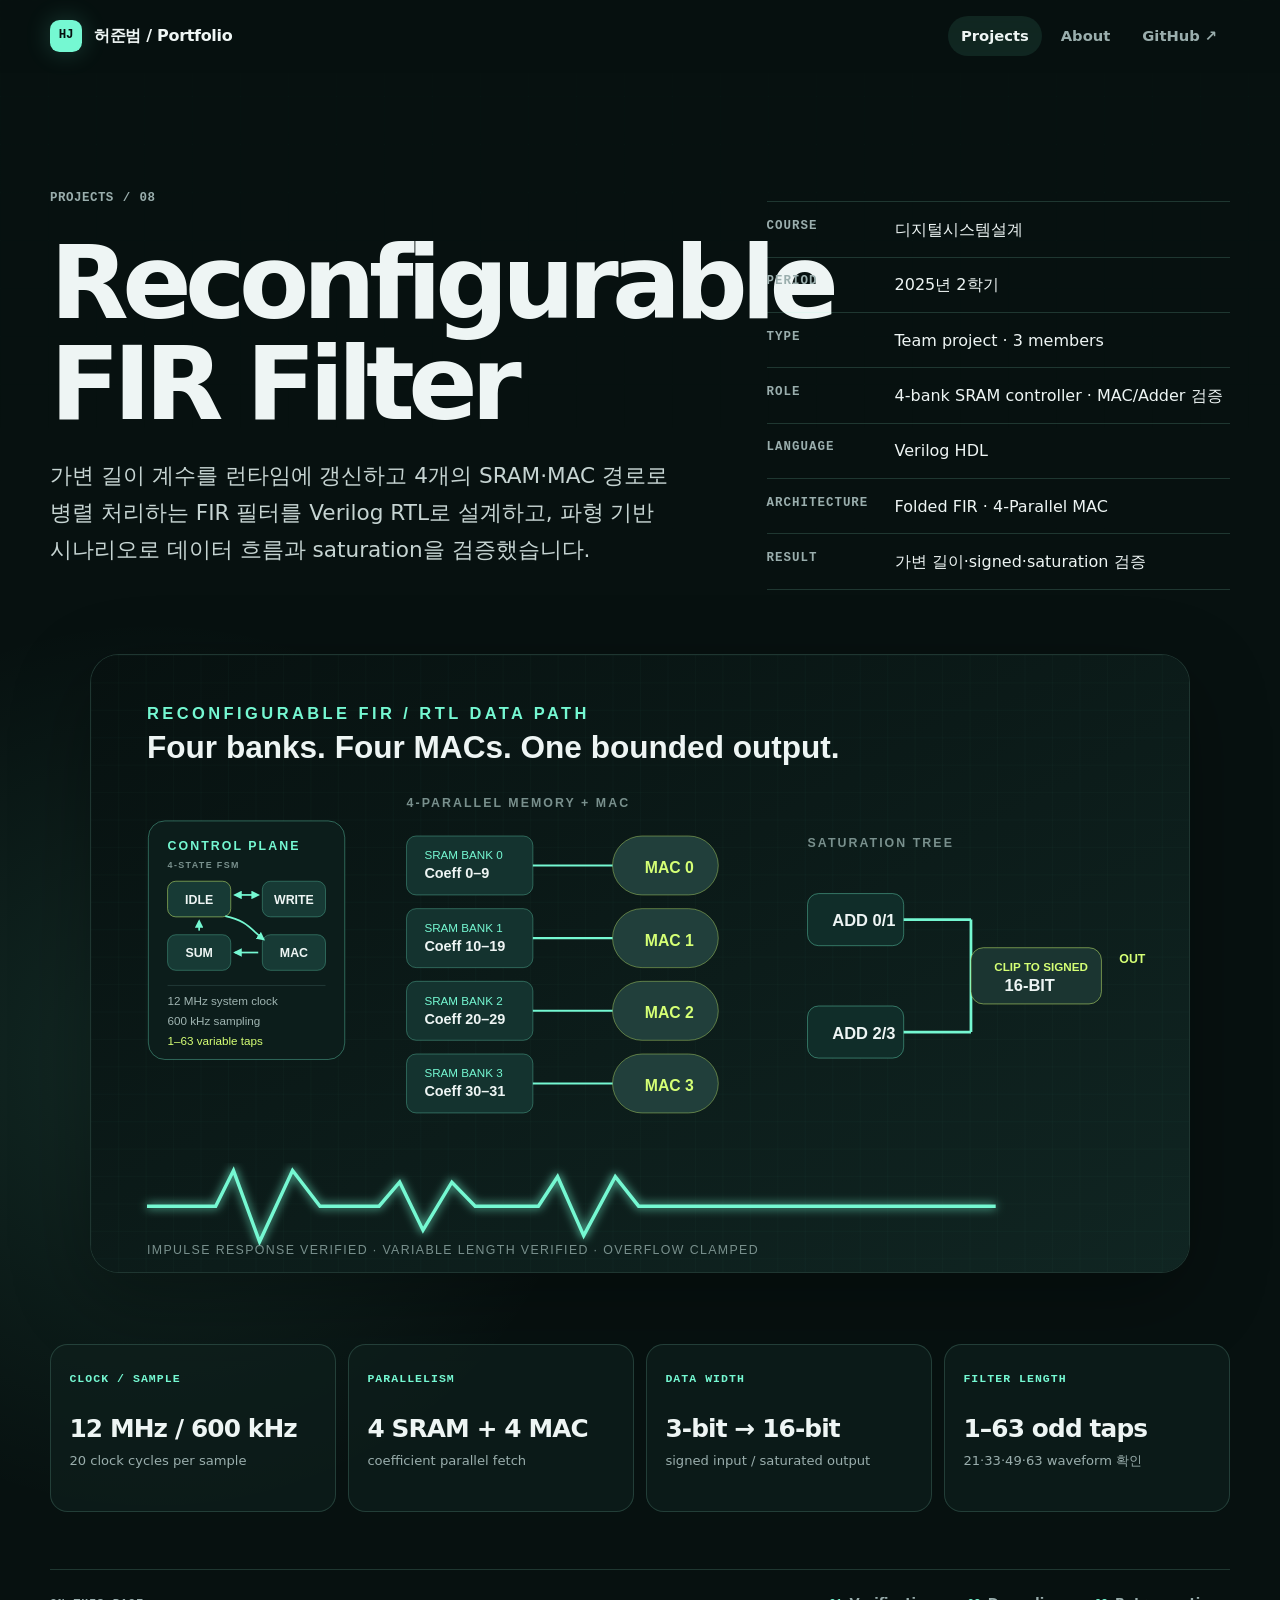
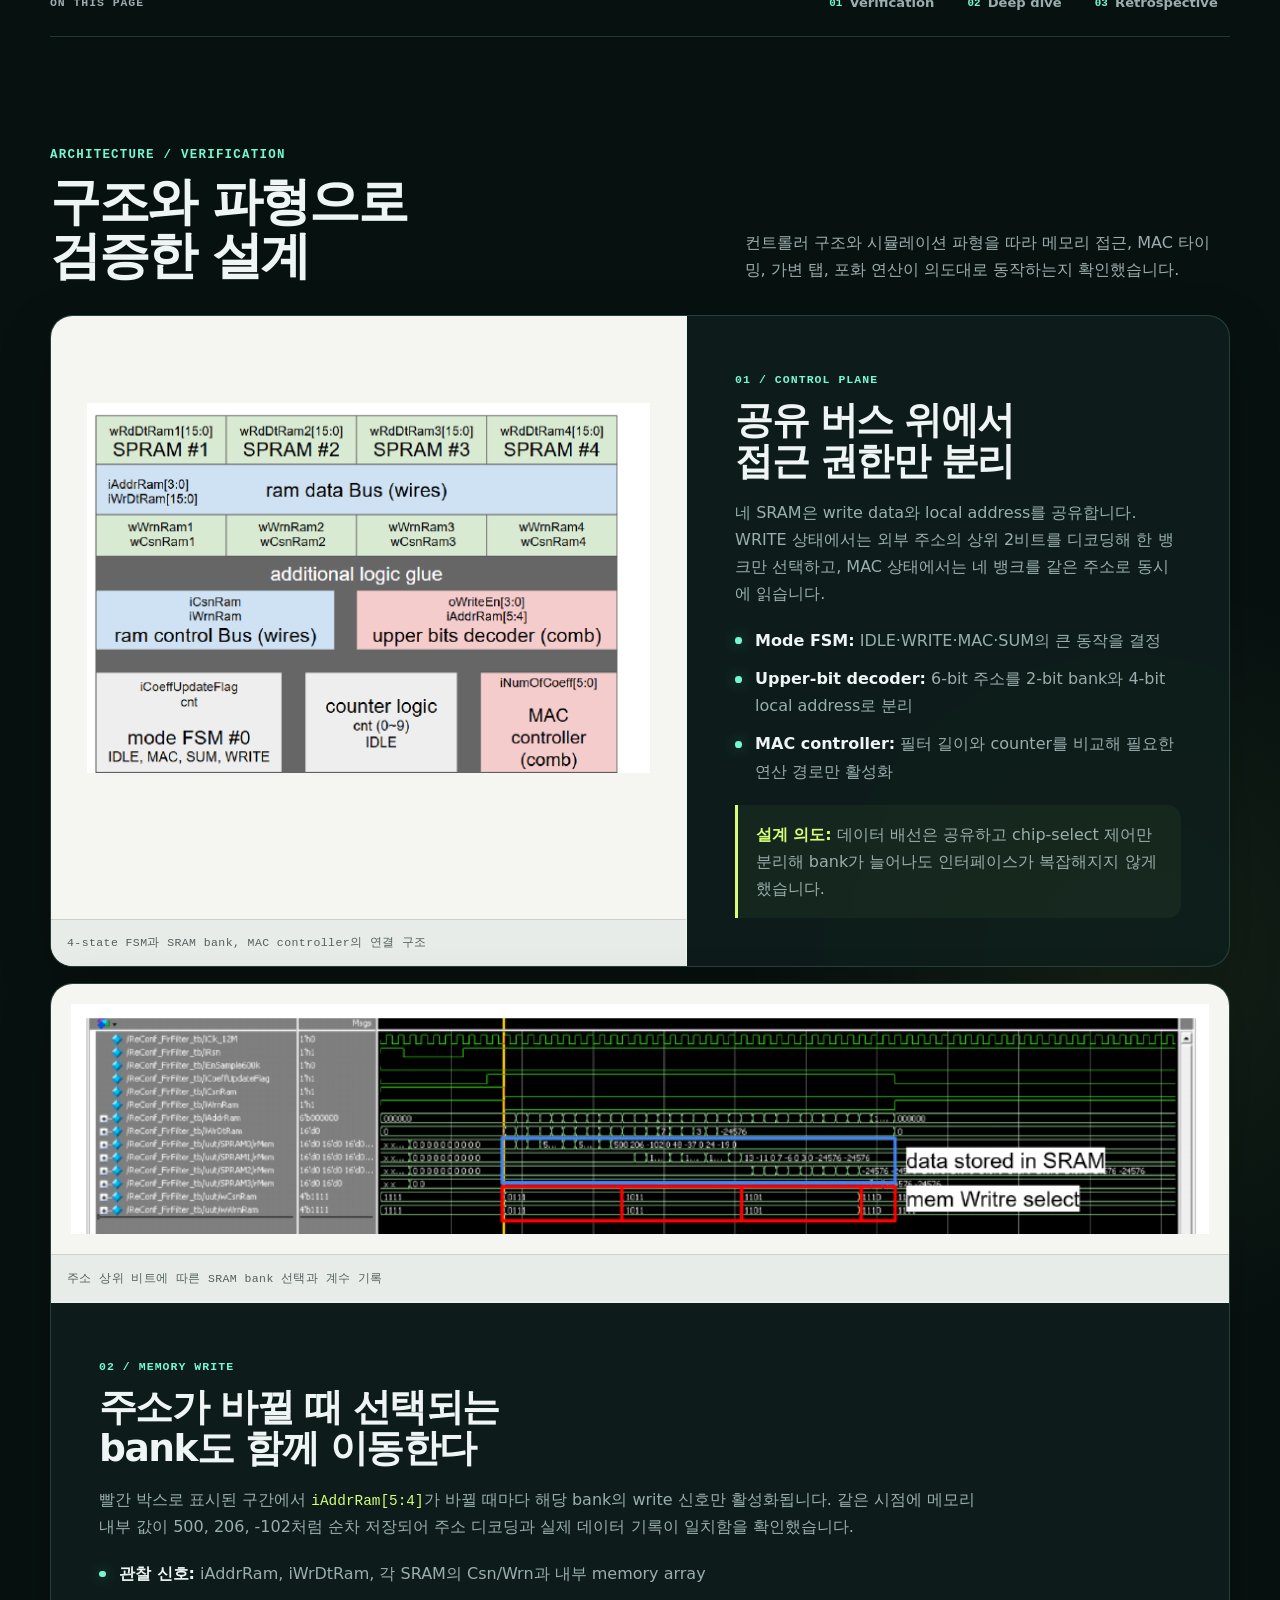
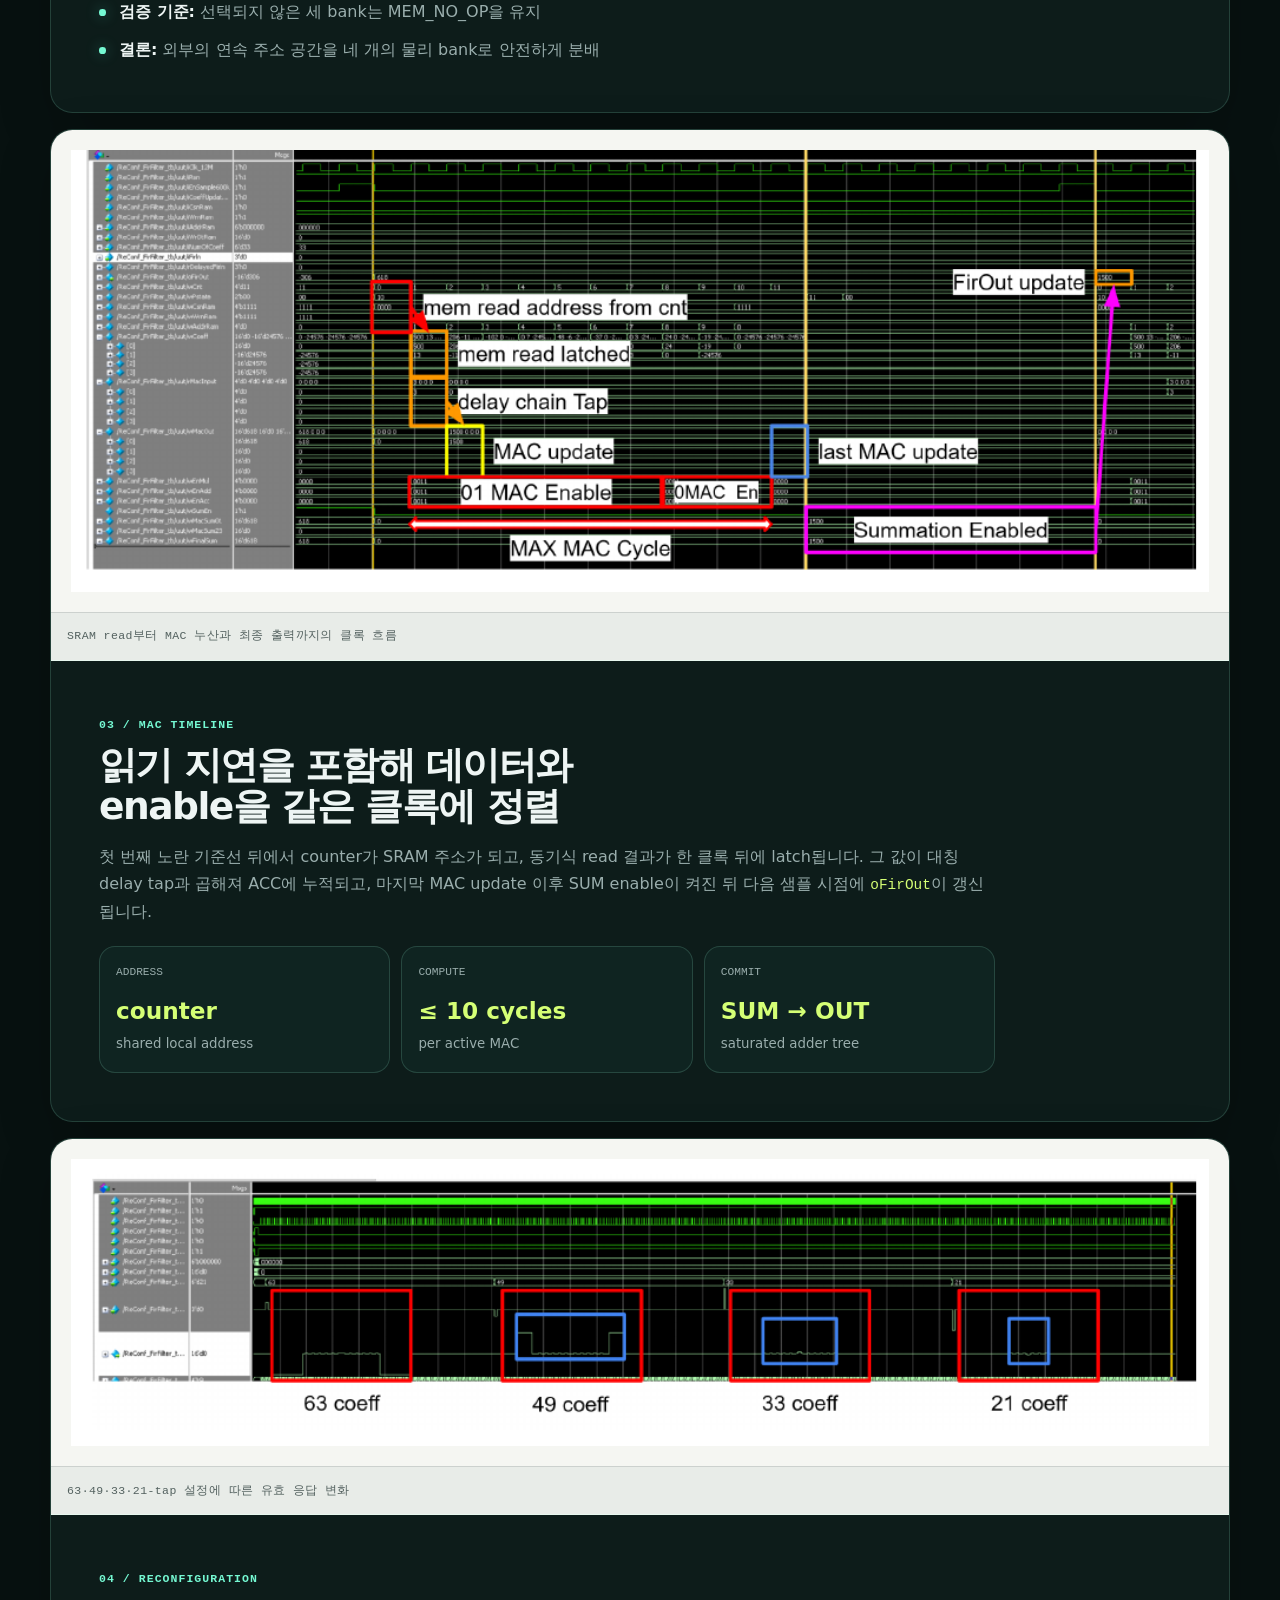
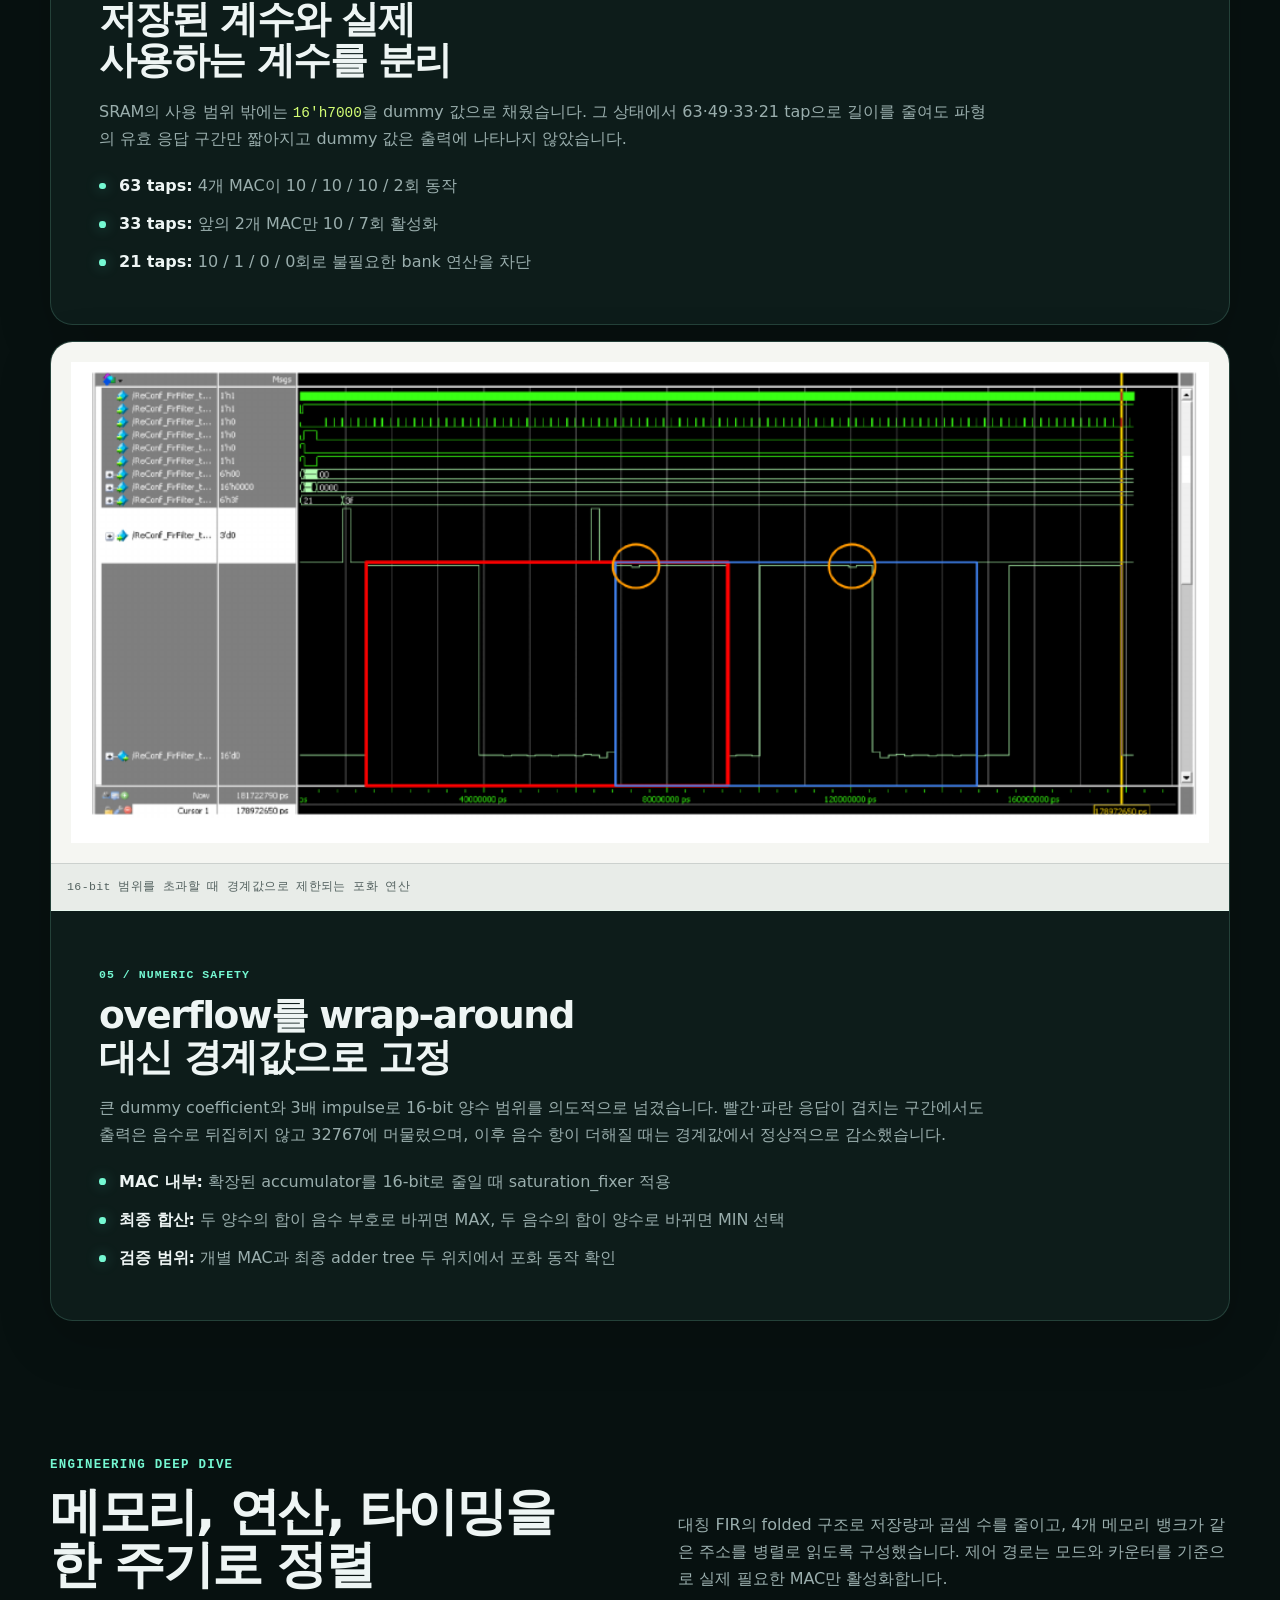
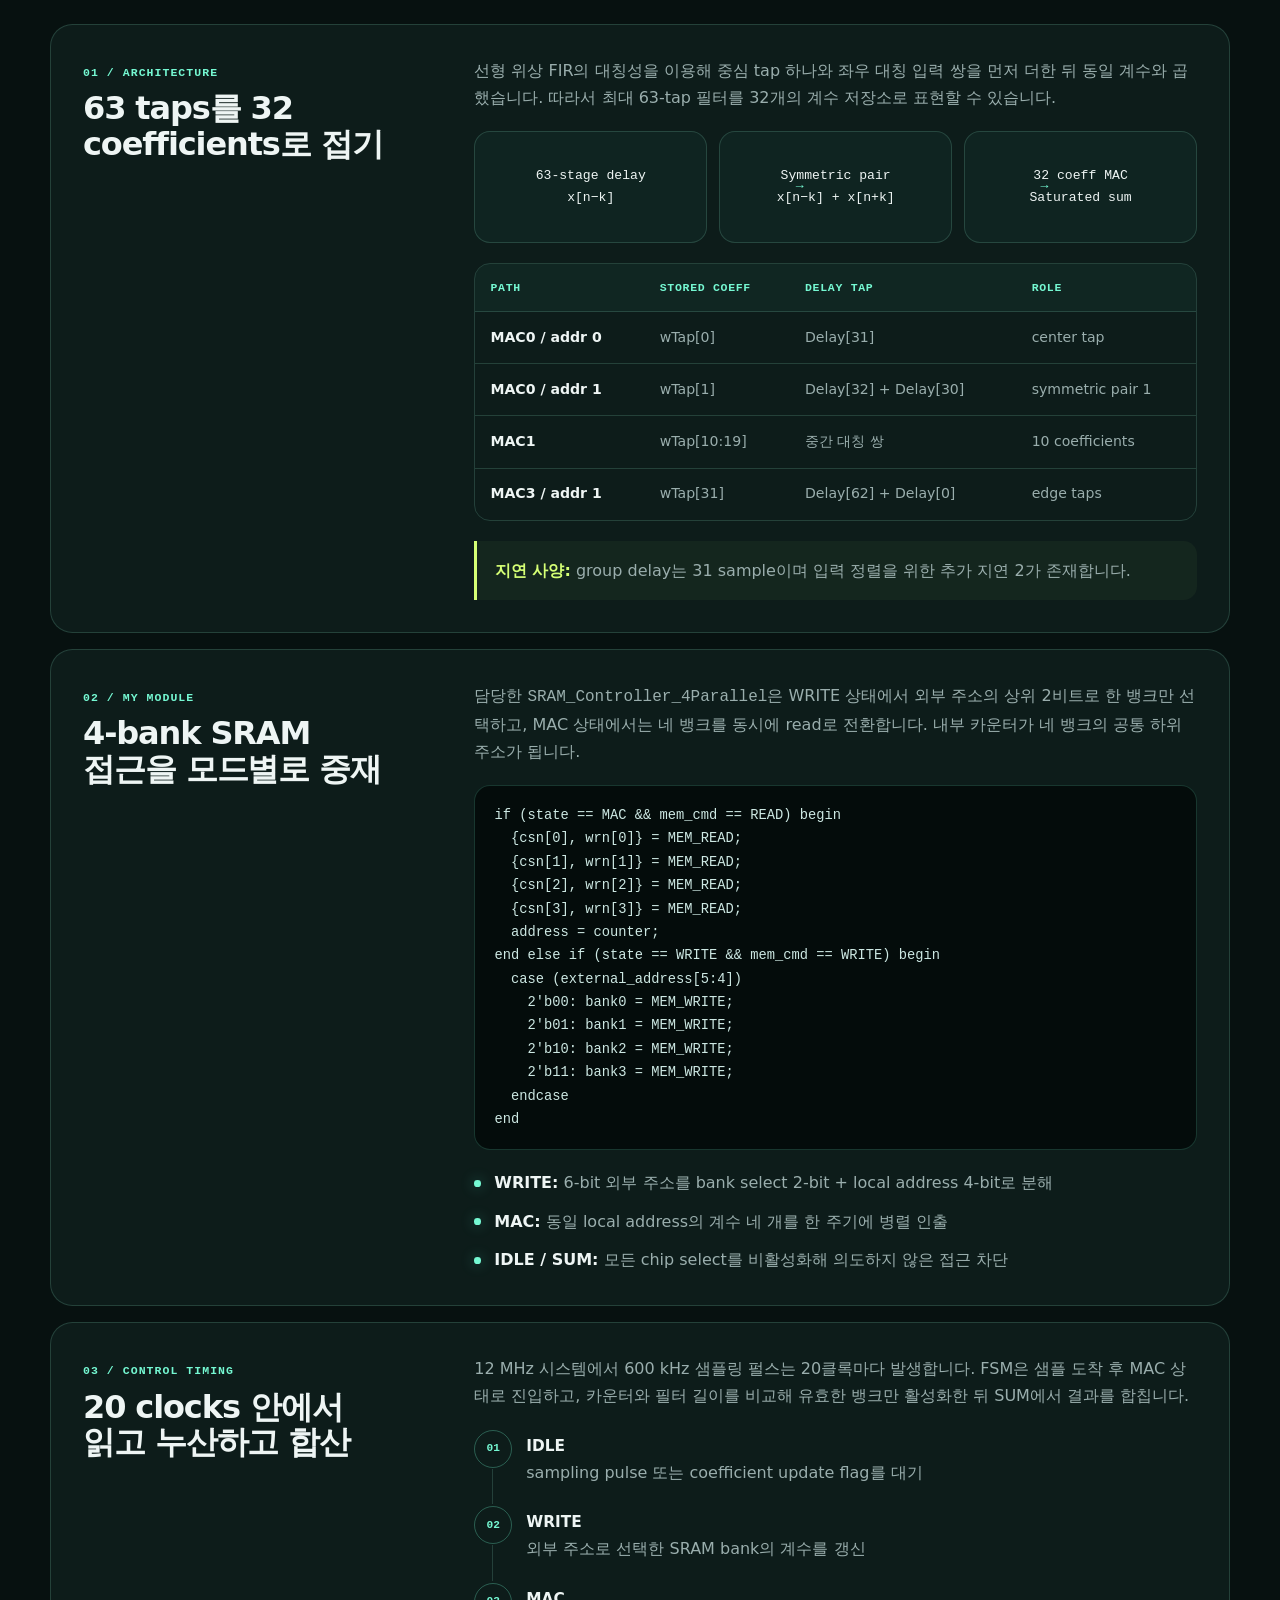
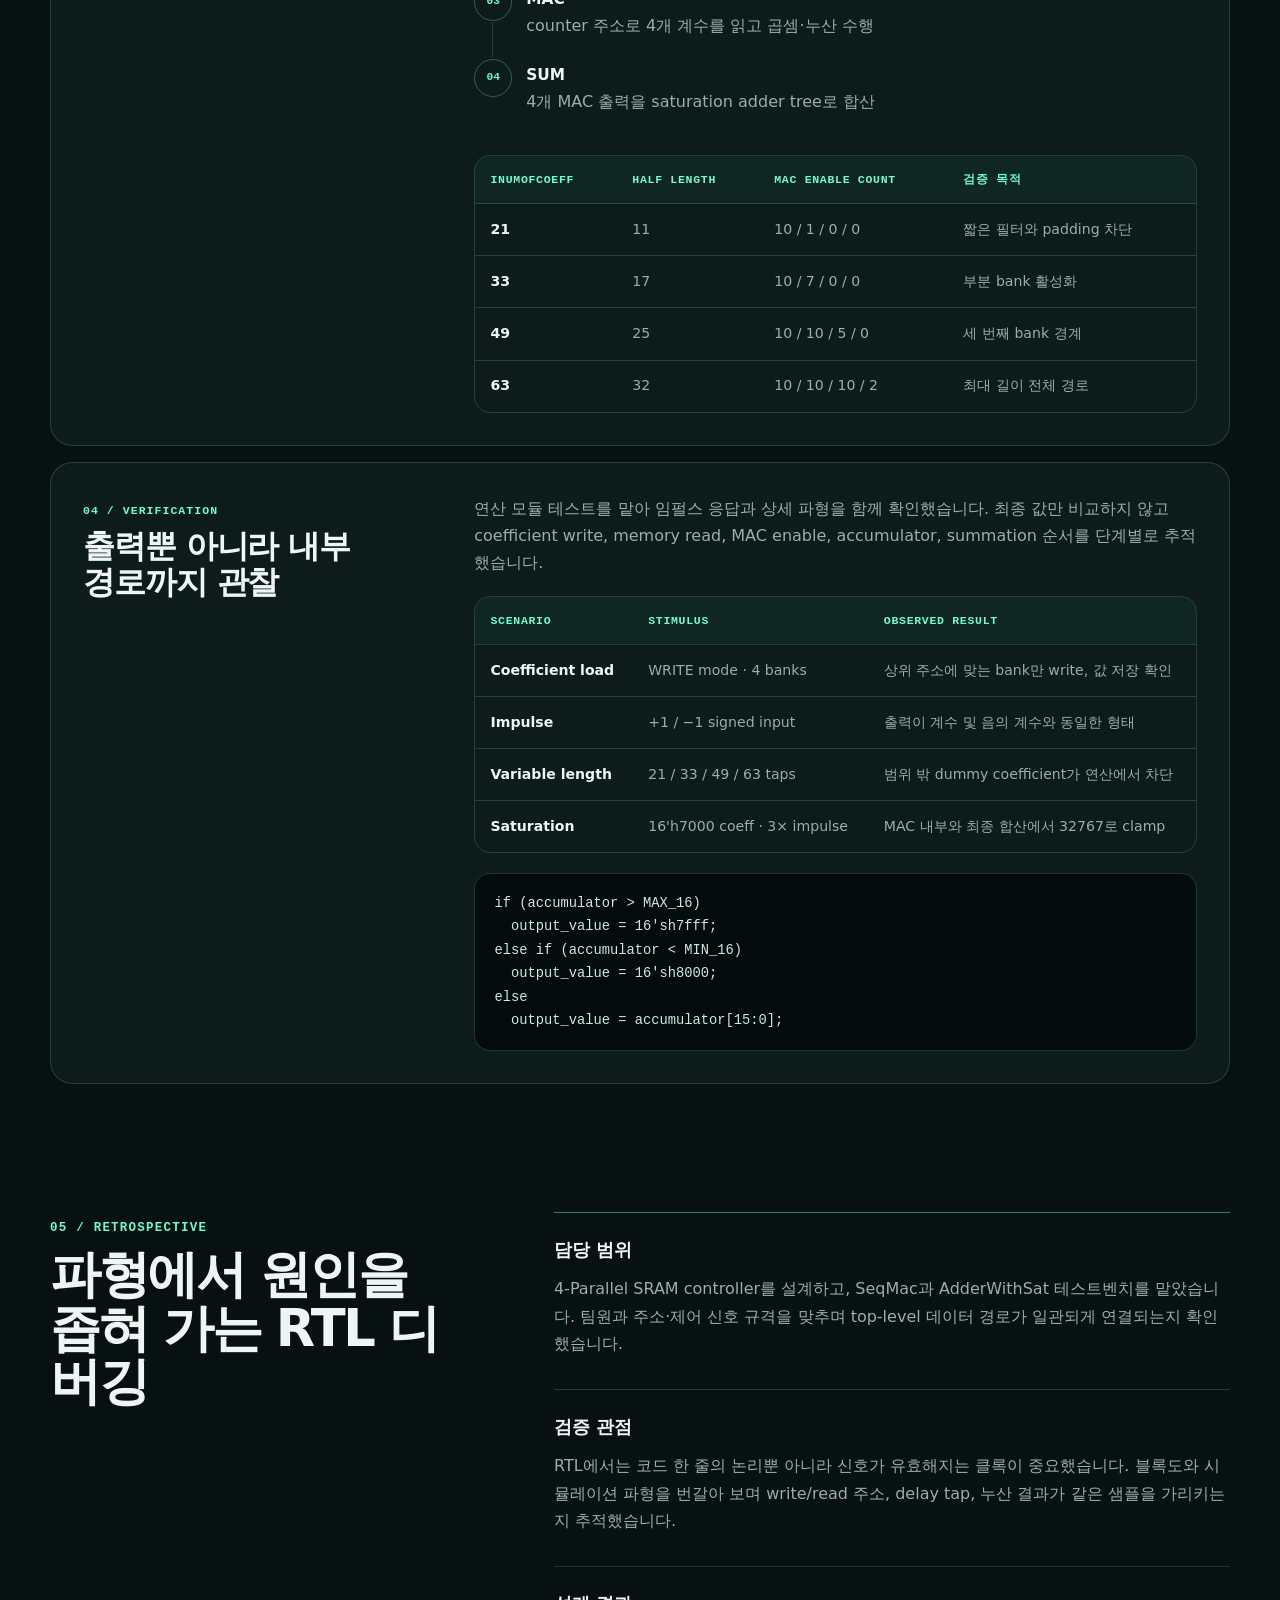
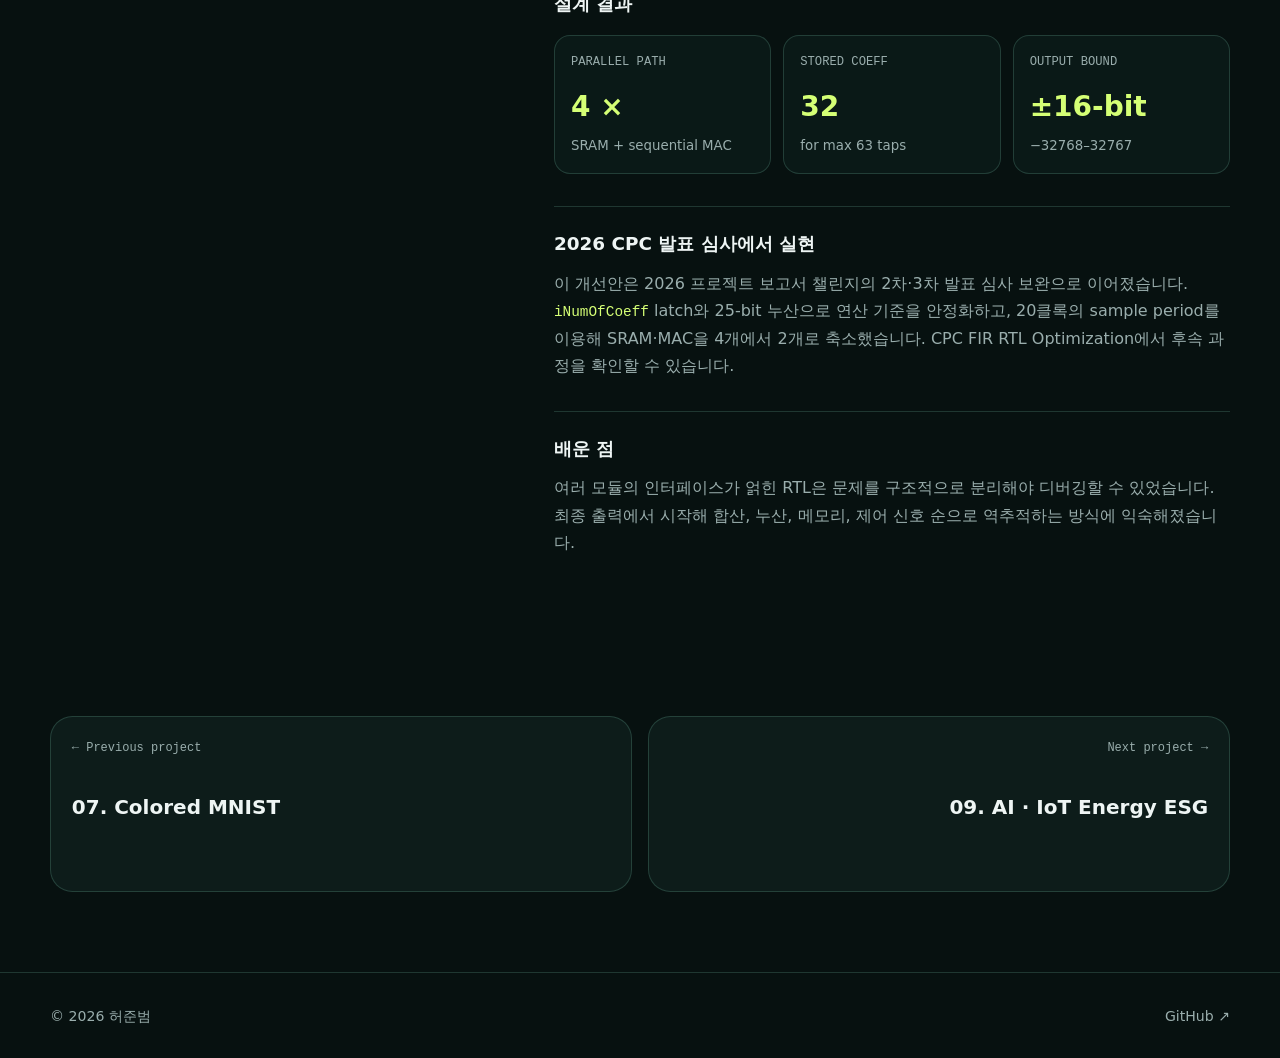
<file: projects/reconfigurable-fir-filter/index.html>
<!doctype html>
<html lang="ko">
  <head>
    <meta charset="utf-8" />
    <meta name="viewport" content="width=device-width, initial-scale=1" />
    <meta name="description" content="4-Parallel SRAM과 MAC 구조로 구현한 재구성 가능 FIR 필터 RTL 프로젝트" />
    <meta name="theme-color" content="#071110" />
    <title>Reconfigurable FIR Filter — 허준범 Portfolio</title>
    <link rel="icon" type="image/svg+xml" href="data:image/svg+xml,%3Csvg xmlns='http://www.w3.org/2000/svg' viewBox='0 0 64 64'%3E%3Crect width='64' height='64' rx='16' fill='%23071110'/%3E%3Cpath d='M17 32h10m10 0h10M32 17v10m0 10v10' stroke='%2375f8d2' stroke-width='6' stroke-linecap='round'/%3E%3Ccircle cx='32' cy='32' r='8' fill='%23d5ff75'/%3E%3C/svg%3E" />
    <link rel="stylesheet" href="/assets/style.css" />
    <script src="/assets/main.js" defer></script>
  </head>
  <body>
    <a class="skip-link" href="#main">본문으로 건너뛰기</a>
    <header class="site-header">
      <nav class="nav shell" aria-label="주요 메뉴">
        <a class="brand" href="/"><span class="brand-mark">HJ</span><span>허준범 / Portfolio</span></a>
        <ul class="nav-links">
          <li><a href="/projects/" aria-current="page">Projects</a></li>
          <li><a href="/#about">About</a></li>
          <li><a href="https://github.com/kui-lgtm" target="_blank" rel="noreferrer">GitHub ↗</a></li>
        </ul>
      </nav>
    </header>

    <main id="main" class="shell">
      <header class="project-hero">
        <div data-reveal>
          <nav class="breadcrumb" aria-label="현재 위치"><a href="/projects/">Projects</a><span>/</span><span>08</span></nav>
          <h1>Reconfigurable FIR Filter</h1>
          <p class="lead">가변 길이 계수를 런타임에 갱신하고 4개의 SRAM·MAC 경로로 병렬 처리하는 FIR 필터를 Verilog RTL로 설계하고, 파형 기반 시나리오로 데이터 흐름과 saturation을 검증했습니다.</p>
        </div>
        <dl class="project-meta" data-reveal>
          <div><dt>Course</dt><dd>디지털시스템설계</dd></div>
          <div><dt>Period</dt><dd>2025년 2학기</dd></div>
          <div><dt>Type</dt><dd>Team project · 3 members</dd></div>
          <div><dt>Role</dt><dd>4-bank SRAM controller · MAC/Adder 검증</dd></div>
          <div><dt>Language</dt><dd>Verilog HDL</dd></div>
          <div><dt>Architecture</dt><dd>Folded FIR · 4-Parallel MAC</dd></div>
          <div><dt>Result</dt><dd>가변 길이·signed·saturation 검증</dd></div>
        </dl>
      </header>

      <figure class="project-media project-media-dark" data-reveal>
        <img src="/assets/images/reconfigurable-fir-filter.svg" alt="IDLE, WRITE, MAC, SUM의 4-state FSM과 4개 SRAM·MAC 및 saturation 가산기 트리로 구성한 FIR 필터 구조" />
      </figure>

      <section class="project-snapshot" aria-label="Reconfigurable FIR Filter 핵심 사양">
        <article data-reveal><span>Clock / sample</span><strong>12 MHz / 600 kHz</strong><small>20 clock cycles per sample</small></article>
        <article data-reveal><span>Parallelism</span><strong>4 SRAM + 4 MAC</strong><small>coefficient parallel fetch</small></article>
        <article data-reveal><span>Data width</span><strong>3-bit → 16-bit</strong><small>signed input / saturated output</small></article>
        <article data-reveal><span>Filter length</span><strong>1–63 odd taps</strong><small>21·33·49·63 waveform 확인</small></article>
      </section>

      <nav class="page-toc" aria-label="Reconfigurable FIR Filter 페이지 목차" data-reveal>
        <span>On this page</span>
        <a href="#fir-report"><b>01</b> Verification</a>
        <a href="#fir-deep"><b>02</b> Deep dive</a>
        <a href="#fir-overview"><b>03</b> Retrospective</a>
      </nav>

      <section class="report-showcase" aria-labelledby="fir-report">
        <div class="report-heading" data-reveal>
          <div><span class="section-index">Architecture / Verification</span><h2 id="fir-report">구조와 파형으로 검증한 설계</h2></div>
          <p>컨트롤러 구조와 시뮬레이션 파형을 따라 메모리 접근, MAC 타이밍, 가변 탭, 포화 연산이 의도대로 동작하는지 확인했습니다.</p>
        </div>
        <div class="evidence-list">
          <article class="evidence-item" data-reveal>
            <figure class="evidence-visual">
              <img src="/assets/images/reports/fir-controller-diagram.png" alt="4개 SRAM bank와 주소 디코더 및 FSM, MAC controller의 구조" />
              <figcaption>4-state FSM과 SRAM bank, MAC controller의 연결 구조</figcaption>
            </figure>
            <div class="evidence-copy">
              <span class="evidence-kicker">01 / Control plane</span>
              <h3>공유 버스 위에서 접근 권한만 분리</h3>
              <p>네 SRAM은 write data와 local address를 공유합니다. WRITE 상태에서는 외부 주소의 상위 2비트를 디코딩해 한 뱅크만 선택하고, MAC 상태에서는 네 뱅크를 같은 주소로 동시에 읽습니다.</p>
              <ul class="detail-points">
                <li><strong>Mode FSM:</strong> IDLE·WRITE·MAC·SUM의 큰 동작을 결정</li>
                <li><strong>Upper-bit decoder:</strong> 6-bit 주소를 2-bit bank와 4-bit local address로 분리</li>
                <li><strong>MAC controller:</strong> 필터 길이와 counter를 비교해 필요한 연산 경로만 활성화</li>
              </ul>
              <div class="deep-note"><strong>설계 의도:</strong> 데이터 배선은 공유하고 chip-select 제어만 분리해 bank가 늘어나도 인터페이스가 복잡해지지 않게 했습니다.</div>
            </div>
          </article>

          <article class="evidence-item evidence-wide" data-reveal>
            <figure class="evidence-visual evidence-visual-waveform">
              <img src="/assets/images/reports/fir-sram-write-waveform.png" alt="주소 상위 비트에 따라 SRAM write bank가 선택되고 계수가 저장되는 파형" />
              <figcaption>주소 상위 비트에 따른 SRAM bank 선택과 계수 기록</figcaption>
            </figure>
            <div class="evidence-copy">
              <span class="evidence-kicker">02 / Memory write</span>
              <h3>주소가 바뀔 때 선택되는 bank도 함께 이동한다</h3>
              <p>빨간 박스로 표시된 구간에서 <code>iAddrRam[5:4]</code>가 바뀔 때마다 해당 bank의 write 신호만 활성화됩니다. 같은 시점에 메모리 내부 값이 500, 206, -102처럼 순차 저장되어 주소 디코딩과 실제 데이터 기록이 일치함을 확인했습니다.</p>
              <ul class="detail-points">
                <li><strong>관찰 신호:</strong> iAddrRam, iWrDtRam, 각 SRAM의 Csn/Wrn과 내부 memory array</li>
                <li><strong>검증 기준:</strong> 선택되지 않은 세 bank는 MEM_NO_OP을 유지</li>
                <li><strong>결론:</strong> 외부의 연속 주소 공간을 네 개의 물리 bank로 안전하게 분배</li>
              </ul>
            </div>
          </article>

          <article class="evidence-item evidence-wide" data-reveal>
            <figure class="evidence-visual evidence-visual-waveform">
              <img src="/assets/images/reports/fir-mac-waveform.png" alt="SRAM read부터 MAC 누산과 최종 FIR 출력까지의 내부 타이밍 파형" />
              <figcaption>SRAM read부터 MAC 누산과 최종 출력까지의 클록 흐름</figcaption>
            </figure>
            <div class="evidence-copy">
              <span class="evidence-kicker">03 / MAC timeline</span>
              <h3>읽기 지연을 포함해 데이터와 enable을 같은 클록에 정렬</h3>
              <p>첫 번째 노란 기준선 뒤에서 counter가 SRAM 주소가 되고, 동기식 read 결과가 한 클록 뒤에 latch됩니다. 그 값이 대칭 delay tap과 곱해져 ACC에 누적되고, 마지막 MAC update 이후 SUM enable이 켜진 뒤 다음 샘플 시점에 <code>oFirOut</code>이 갱신됩니다.</p>
              <div class="evidence-metrics" aria-label="MAC 타이밍 핵심 구간">
                <div><span>Address</span><strong>counter</strong><small>shared local address</small></div>
                <div><span>Compute</span><strong>≤ 10 cycles</strong><small>per active MAC</small></div>
                <div><span>Commit</span><strong>SUM → OUT</strong><small>saturated adder tree</small></div>
              </div>
            </div>
          </article>

          <article class="evidence-item evidence-wide" data-reveal>
            <figure class="evidence-visual evidence-visual-waveform">
              <img src="/assets/images/reports/fir-variable-length-waveform.png" alt="63, 49, 33, 21 tap 설정에 따라 FIR 응답 길이가 달라지는 파형" />
              <figcaption>63·49·33·21-tap 설정에 따른 유효 응답 변화</figcaption>
            </figure>
            <div class="evidence-copy">
              <span class="evidence-kicker">04 / Reconfiguration</span>
              <h3>저장된 계수와 실제 사용하는 계수를 분리</h3>
              <p>SRAM의 사용 범위 밖에는 <code>16'h7000</code>을 dummy 값으로 채웠습니다. 그 상태에서 63·49·33·21 tap으로 길이를 줄여도 파형의 유효 응답 구간만 짧아지고 dummy 값은 출력에 나타나지 않았습니다.</p>
              <ul class="detail-points">
                <li><strong>63 taps:</strong> 4개 MAC이 10 / 10 / 10 / 2회 동작</li>
                <li><strong>33 taps:</strong> 앞의 2개 MAC만 10 / 7회 활성화</li>
                <li><strong>21 taps:</strong> 10 / 1 / 0 / 0회로 불필요한 bank 연산을 차단</li>
              </ul>
            </div>
          </article>

          <article class="evidence-item evidence-wide" data-reveal>
            <figure class="evidence-visual evidence-visual-waveform">
              <img src="/assets/images/reports/fir-saturation-waveform.png" alt="3배 impulse 입력으로 16-bit overflow와 saturation을 검증한 파형" />
              <figcaption>16-bit 범위를 초과할 때 경계값으로 제한되는 포화 연산</figcaption>
            </figure>
            <div class="evidence-copy">
              <span class="evidence-kicker">05 / Numeric safety</span>
              <h3>overflow를 wrap-around 대신 경계값으로 고정</h3>
              <p>큰 dummy coefficient와 3배 impulse로 16-bit 양수 범위를 의도적으로 넘겼습니다. 빨간·파란 응답이 겹치는 구간에서도 출력은 음수로 뒤집히지 않고 32767에 머물렀으며, 이후 음수 항이 더해질 때는 경계값에서 정상적으로 감소했습니다.</p>
              <ul class="detail-points">
                <li><strong>MAC 내부:</strong> 확장된 accumulator를 16-bit로 줄일 때 saturation_fixer 적용</li>
                <li><strong>최종 합산:</strong> 두 양수의 합이 음수 부호로 바뀌면 MAX, 두 음수의 합이 양수로 바뀌면 MIN 선택</li>
                <li><strong>검증 범위:</strong> 개별 MAC과 최종 adder tree 두 위치에서 포화 동작 확인</li>
              </ul>
            </div>
          </article>
        </div>
      </section>

      <section class="deep-dive" aria-labelledby="fir-deep">
        <header class="deep-heading" data-reveal>
          <div><span class="section-index">Engineering deep dive</span><h2 id="fir-deep">메모리, 연산, 타이밍을 한 주기로 정렬</h2></div>
          <p>대칭 FIR의 folded 구조로 저장량과 곱셈 수를 줄이고, 4개 메모리 뱅크가 같은 주소를 병렬로 읽도록 구성했습니다. 제어 경로는 모드와 카운터를 기준으로 실제 필요한 MAC만 활성화합니다.</p>
        </header>
        <div class="deep-stack">
          <article class="deep-card" data-reveal>
            <div class="deep-card-title"><span>01 / Architecture</span><h3>63 taps를 32 coefficients로 접기</h3></div>
            <div class="deep-card-body">
              <p>선형 위상 FIR의 대칭성을 이용해 중심 tap 하나와 좌우 대칭 입력 쌍을 먼저 더한 뒤 동일 계수와 곱했습니다. 따라서 최대 63-tap 필터를 32개의 계수 저장소로 표현할 수 있습니다.</p>
              <div class="architecture" aria-label="folded FIR 처리 흐름"><div>63-stage delay<br />x[n−k]</div><div>Symmetric pair<br />x[n−k] + x[n+k]</div><div>32 coeff MAC<br />Saturated sum</div></div>
              <div class="table-wrap">
                <table class="tech-table">
                  <thead><tr><th>Path</th><th>Stored coeff</th><th>Delay tap</th><th>Role</th></tr></thead>
                  <tbody>
                    <tr><td>MAC0 / addr 0</td><td>wTap[0]</td><td>Delay[31]</td><td>center tap</td></tr>
                    <tr><td>MAC0 / addr 1</td><td>wTap[1]</td><td>Delay[32] + Delay[30]</td><td>symmetric pair 1</td></tr>
                    <tr><td>MAC1</td><td>wTap[10:19]</td><td>중간 대칭 쌍</td><td>10 coefficients</td></tr>
                    <tr><td>MAC3 / addr 1</td><td>wTap[31]</td><td>Delay[62] + Delay[0]</td><td>edge taps</td></tr>
                  </tbody>
                </table>
              </div>
              <div class="deep-note"><strong>지연 사양:</strong> group delay는 31 sample이며 입력 정렬을 위한 추가 지연 2가 존재합니다.</div>
            </div>
          </article>

          <article class="deep-card" data-reveal>
            <div class="deep-card-title"><span>02 / My module</span><h3>4-bank SRAM 접근을 모드별로 중재</h3></div>
            <div class="deep-card-body">
              <p>담당한 <code>SRAM_Controller_4Parallel</code>은 WRITE 상태에서 외부 주소의 상위 2비트로 한 뱅크만 선택하고, MAC 상태에서는 네 뱅크를 동시에 read로 전환합니다. 내부 카운터가 네 뱅크의 공통 하위 주소가 됩니다.</p>
              <pre class="code-sample" aria-label="4-Parallel SRAM controller 핵심 코드"><code>if (state == MAC &amp;&amp; mem_cmd == READ) begin
  {csn[0], wrn[0]} = MEM_READ;
  {csn[1], wrn[1]} = MEM_READ;
  {csn[2], wrn[2]} = MEM_READ;
  {csn[3], wrn[3]} = MEM_READ;
  address = counter;
end else if (state == WRITE &amp;&amp; mem_cmd == WRITE) begin
  case (external_address[5:4])
    2'b00: bank0 = MEM_WRITE;
    2'b01: bank1 = MEM_WRITE;
    2'b10: bank2 = MEM_WRITE;
    2'b11: bank3 = MEM_WRITE;
  endcase
end</code></pre>
              <ul class="detail-points">
                <li><strong>WRITE:</strong> 6-bit 외부 주소를 bank select 2-bit + local address 4-bit로 분해</li>
                <li><strong>MAC:</strong> 동일 local address의 계수 네 개를 한 주기에 병렬 인출</li>
                <li><strong>IDLE / SUM:</strong> 모든 chip select를 비활성화해 의도하지 않은 접근 차단</li>
              </ul>
            </div>
          </article>

          <article class="deep-card" data-reveal>
            <div class="deep-card-title"><span>03 / Control timing</span><h3>20 clocks 안에서 읽고 누산하고 합산</h3></div>
            <div class="deep-card-body">
              <p>12 MHz 시스템에서 600 kHz 샘플링 펄스는 20클록마다 발생합니다. FSM은 샘플 도착 후 MAC 상태로 진입하고, 카운터와 필터 길이를 비교해 유효한 뱅크만 활성화한 뒤 SUM에서 결과를 합칩니다.</p>
              <ol class="process-list">
                <li><strong>IDLE</strong>sampling pulse 또는 coefficient update flag를 대기</li>
                <li><strong>WRITE</strong>외부 주소로 선택한 SRAM bank의 계수를 갱신</li>
                <li><strong>MAC</strong>counter 주소로 4개 계수를 읽고 곱셈·누산 수행</li>
                <li><strong>SUM</strong>4개 MAC 출력을 saturation adder tree로 합산</li>
              </ol>
              <div class="table-wrap">
                <table class="tech-table">
                  <thead><tr><th>iNumOfCoeff</th><th>Half length</th><th>MAC enable count</th><th>검증 목적</th></tr></thead>
                  <tbody>
                    <tr><td>21</td><td>11</td><td>10 / 1 / 0 / 0</td><td>짧은 필터와 padding 차단</td></tr>
                    <tr><td>33</td><td>17</td><td>10 / 7 / 0 / 0</td><td>부분 bank 활성화</td></tr>
                    <tr><td>49</td><td>25</td><td>10 / 10 / 5 / 0</td><td>세 번째 bank 경계</td></tr>
                    <tr><td>63</td><td>32</td><td>10 / 10 / 10 / 2</td><td>최대 길이 전체 경로</td></tr>
                  </tbody>
                </table>
              </div>
            </div>
          </article>

          <article class="deep-card" data-reveal>
            <div class="deep-card-title"><span>04 / Verification</span><h3>출력뿐 아니라 내부 경로까지 관찰</h3></div>
            <div class="deep-card-body">
              <p>연산 모듈 테스트를 맡아 임펄스 응답과 상세 파형을 함께 확인했습니다. 최종 값만 비교하지 않고 coefficient write, memory read, MAC enable, accumulator, summation 순서를 단계별로 추적했습니다.</p>
              <div class="table-wrap">
                <table class="tech-table">
                  <thead><tr><th>Scenario</th><th>Stimulus</th><th>Observed result</th></tr></thead>
                  <tbody>
                    <tr><td>Coefficient load</td><td>WRITE mode · 4 banks</td><td>상위 주소에 맞는 bank만 write, 값 저장 확인</td></tr>
                    <tr><td>Impulse</td><td>+1 / −1 signed input</td><td>출력이 계수 및 음의 계수와 동일한 형태</td></tr>
                    <tr><td>Variable length</td><td>21 / 33 / 49 / 63 taps</td><td>범위 밖 dummy coefficient가 연산에서 차단</td></tr>
                    <tr><td>Saturation</td><td>16'h7000 coeff · 3× impulse</td><td>MAC 내부와 최종 합산에서 32767로 clamp</td></tr>
                  </tbody>
                </table>
              </div>
              <pre class="code-sample" aria-label="saturation fixer 핵심 코드"><code>if (accumulator &gt; MAX_16)
  output_value = 16'sh7fff;
else if (accumulator &lt; MIN_16)
  output_value = 16'sh8000;
else
  output_value = accumulator[15:0];</code></pre>
            </div>
          </article>
        </div>
      </section>

      <section class="case-study" aria-labelledby="fir-overview">
        <div data-reveal><span class="section-index">05 / Retrospective</span><h2 id="fir-overview">파형에서 원인을 좁혀 가는 RTL 디버깅</h2></div>
        <div data-reveal>
          <article class="story-block"><h3>담당 범위</h3><p>4-Parallel SRAM controller를 설계하고, SeqMac과 AdderWithSat 테스트벤치를 맡았습니다. 팀원과 주소·제어 신호 규격을 맞추며 top-level 데이터 경로가 일관되게 연결되는지 확인했습니다.</p></article>
          <article class="story-block"><h3>검증 관점</h3><p>RTL에서는 코드 한 줄의 논리뿐 아니라 신호가 유효해지는 클록이 중요했습니다. 블록도와 시뮬레이션 파형을 번갈아 보며 write/read 주소, delay tap, 누산 결과가 같은 샘플을 가리키는지 추적했습니다.</p></article>
          <article class="story-block">
            <h3>설계 결과</h3>
            <dl class="metric-grid" aria-label="FIR RTL 핵심 결과">
              <div><dt>Parallel path</dt><dd><strong>4 ×</strong><small>SRAM + sequential MAC</small></dd></div>
              <div><dt>Stored coeff</dt><dd><strong>32</strong><small>for max 63 taps</small></dd></div>
              <div><dt>Output bound</dt><dd><strong>±16-bit</strong><small>−32768–32767</small></dd></div>
            </dl>
          </article>
          <article class="story-block"><h3>2026 CPC 발표 심사에서 실현</h3><p>이 개선안은 2026 프로젝트 보고서 챌린지의 2차·3차 발표 심사 보완으로 이어졌습니다. <code>iNumOfCoeff</code> latch와 25-bit 누산으로 연산 기준을 안정화하고, 20클록의 sample period를 이용해 SRAM·MAC을 4개에서 2개로 축소했습니다. <a href="/projects/cpc-fir-optimization/">CPC FIR RTL Optimization에서 후속 과정을 확인할 수 있습니다.</a></p></article>
          <article class="story-block"><h3>배운 점</h3><p>여러 모듈의 인터페이스가 얽힌 RTL은 문제를 구조적으로 분리해야 디버깅할 수 있었습니다. 최종 출력에서 시작해 합산, 누산, 메모리, 제어 신호 순으로 역추적하는 방식에 익숙해졌습니다.</p></article>
        </div>
      </section>

      <nav class="project-nav" aria-label="다른 프로젝트">
        <a href="/projects/colored-mnist-classifier/"><span>← Previous project</span><strong>07. Colored MNIST</strong></a>
        <a href="/projects/ai-iot-energy-esg/"><span>Next project →</span><strong>09. AI · IoT Energy ESG</strong></a>
      </nav>
    </main>

    <footer class="site-footer"><div class="footer-inner shell"><span>© <span data-year></span> 허준범</span><a href="https://github.com/kui-lgtm" target="_blank" rel="noreferrer">GitHub ↗</a></div></footer>
  </body>
</html>
</file>
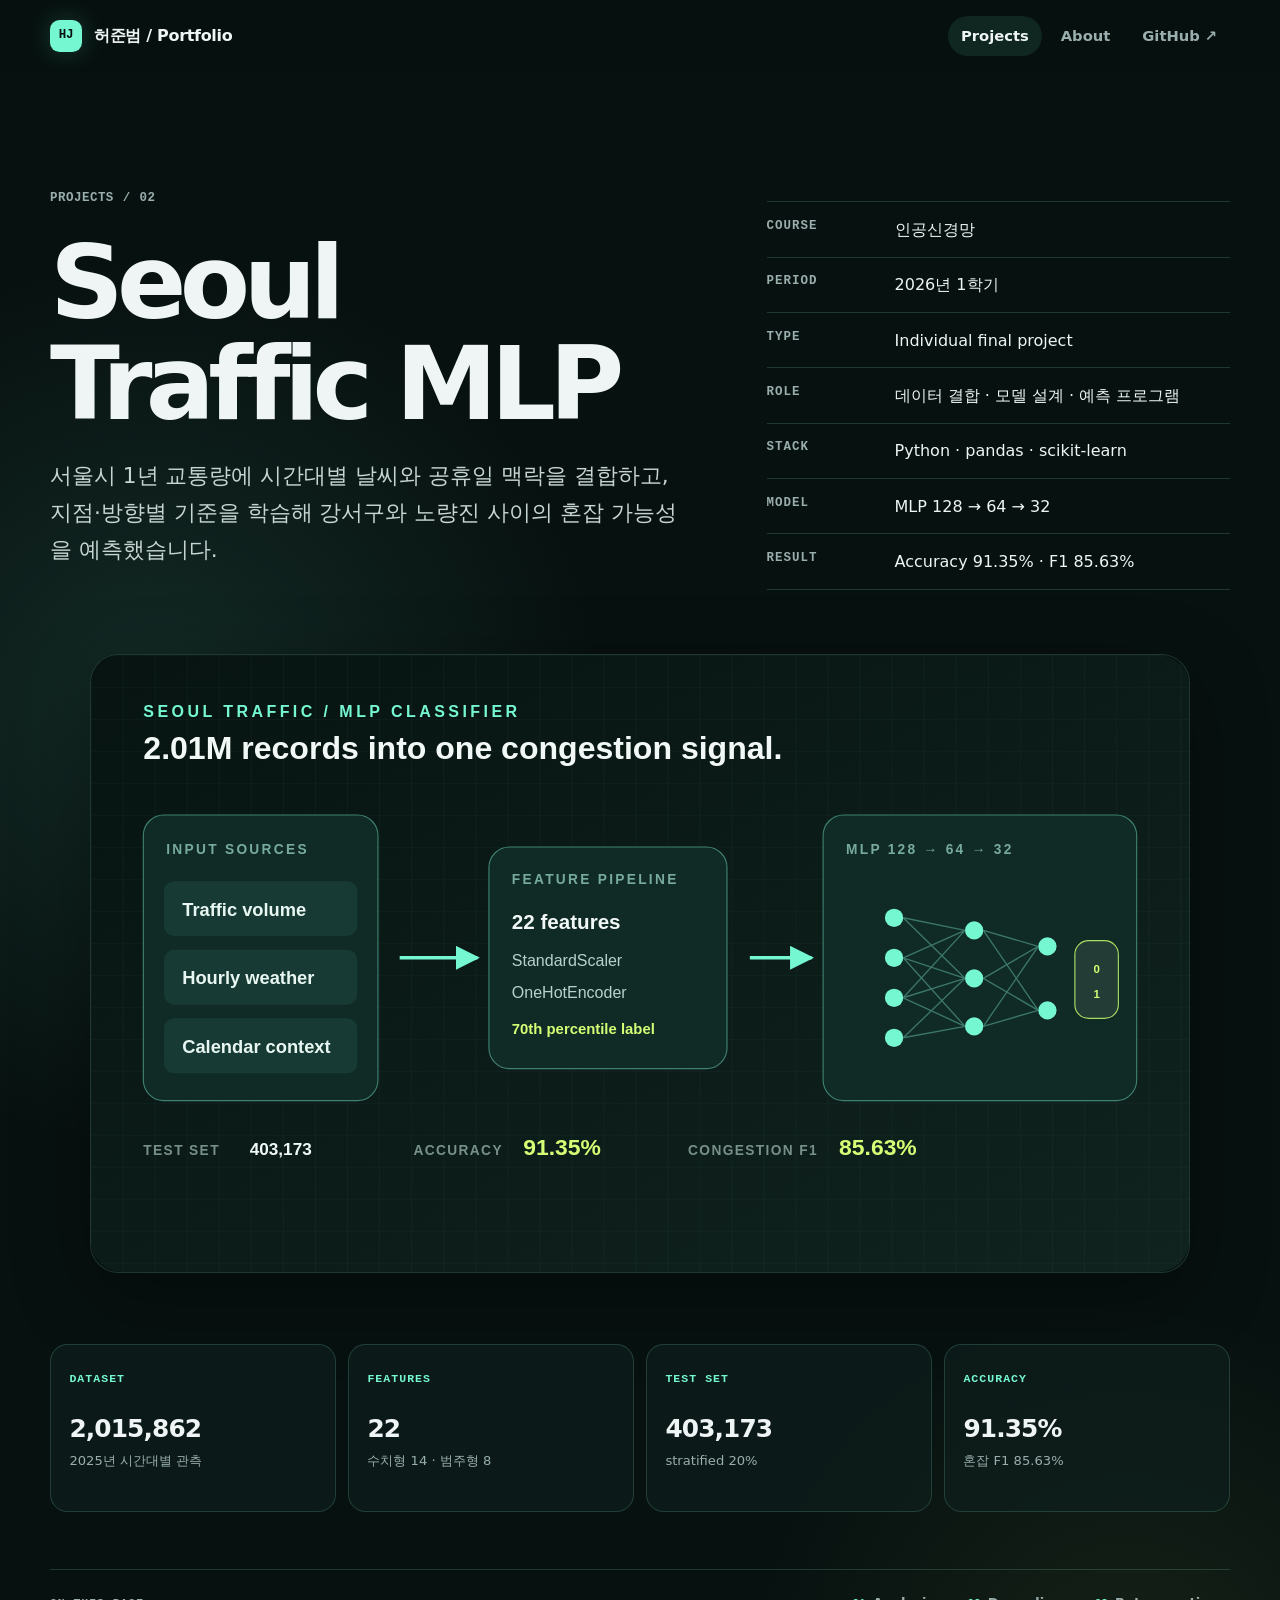
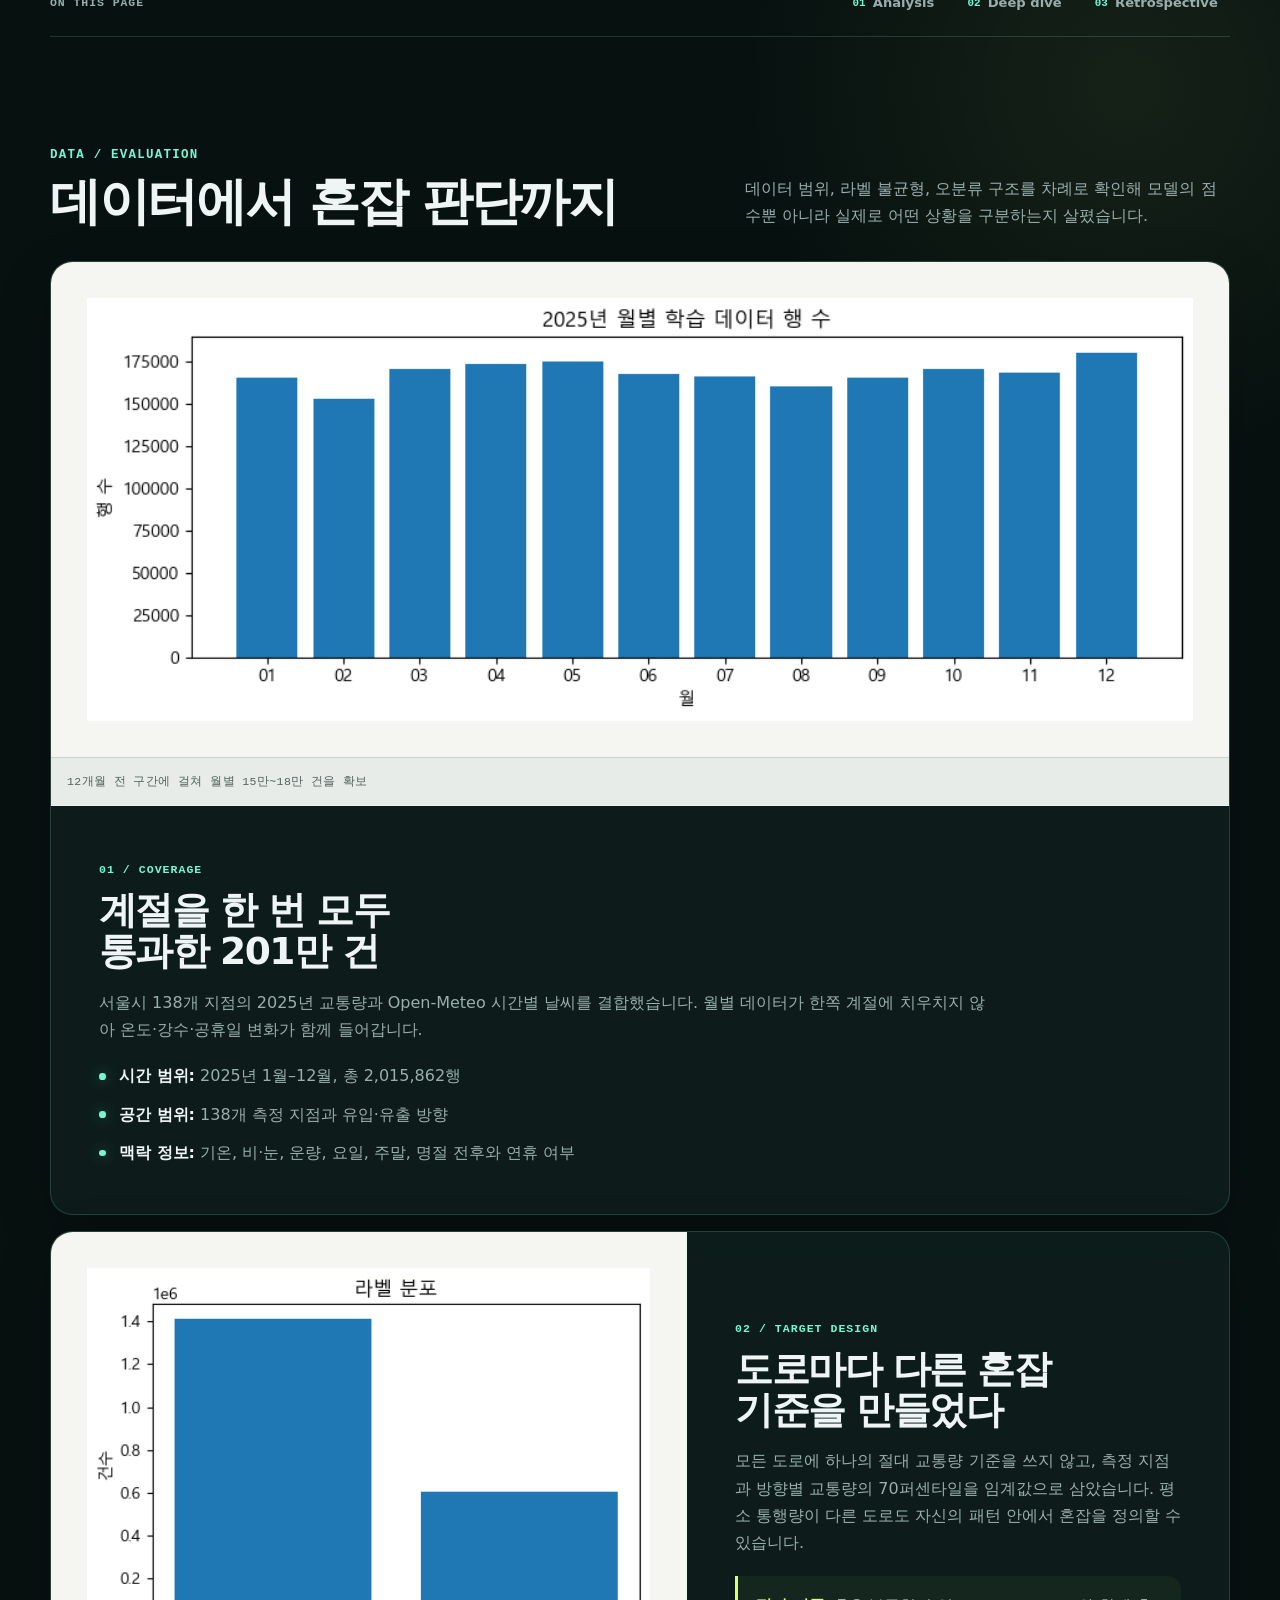
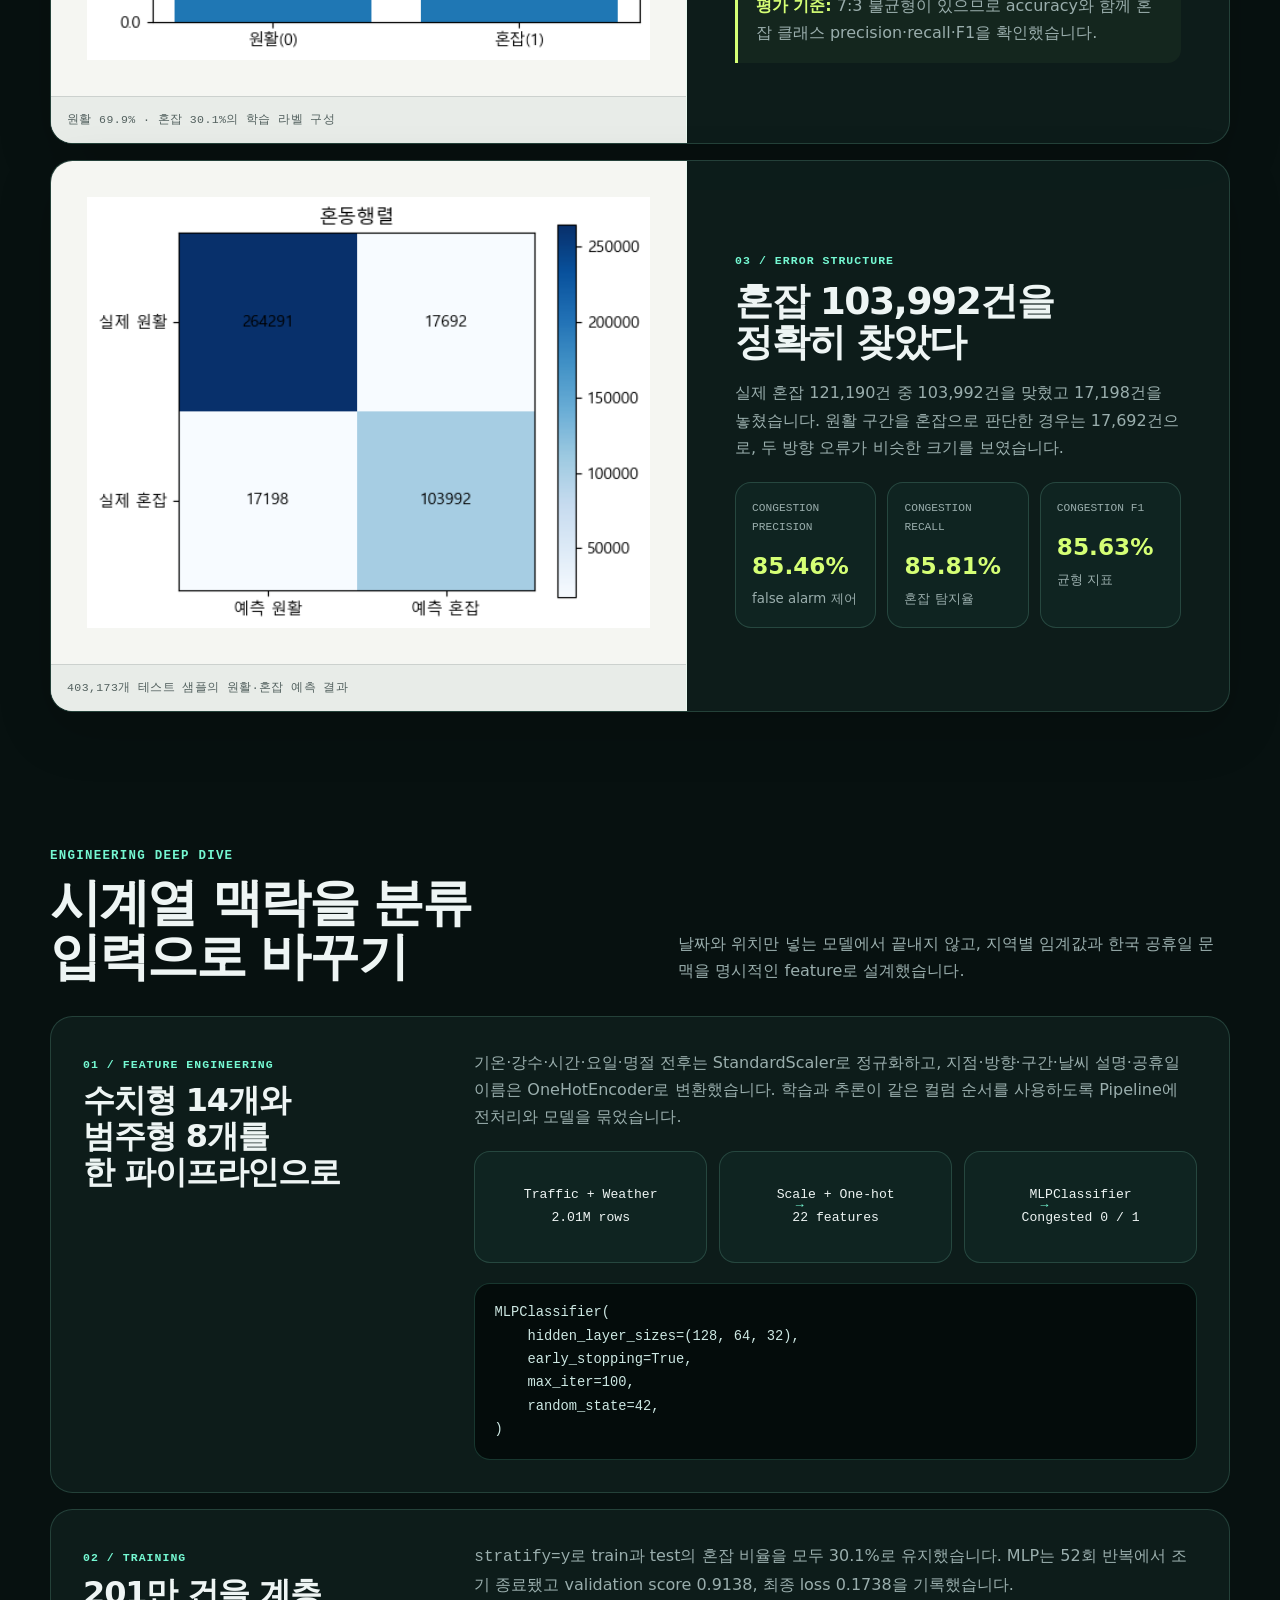
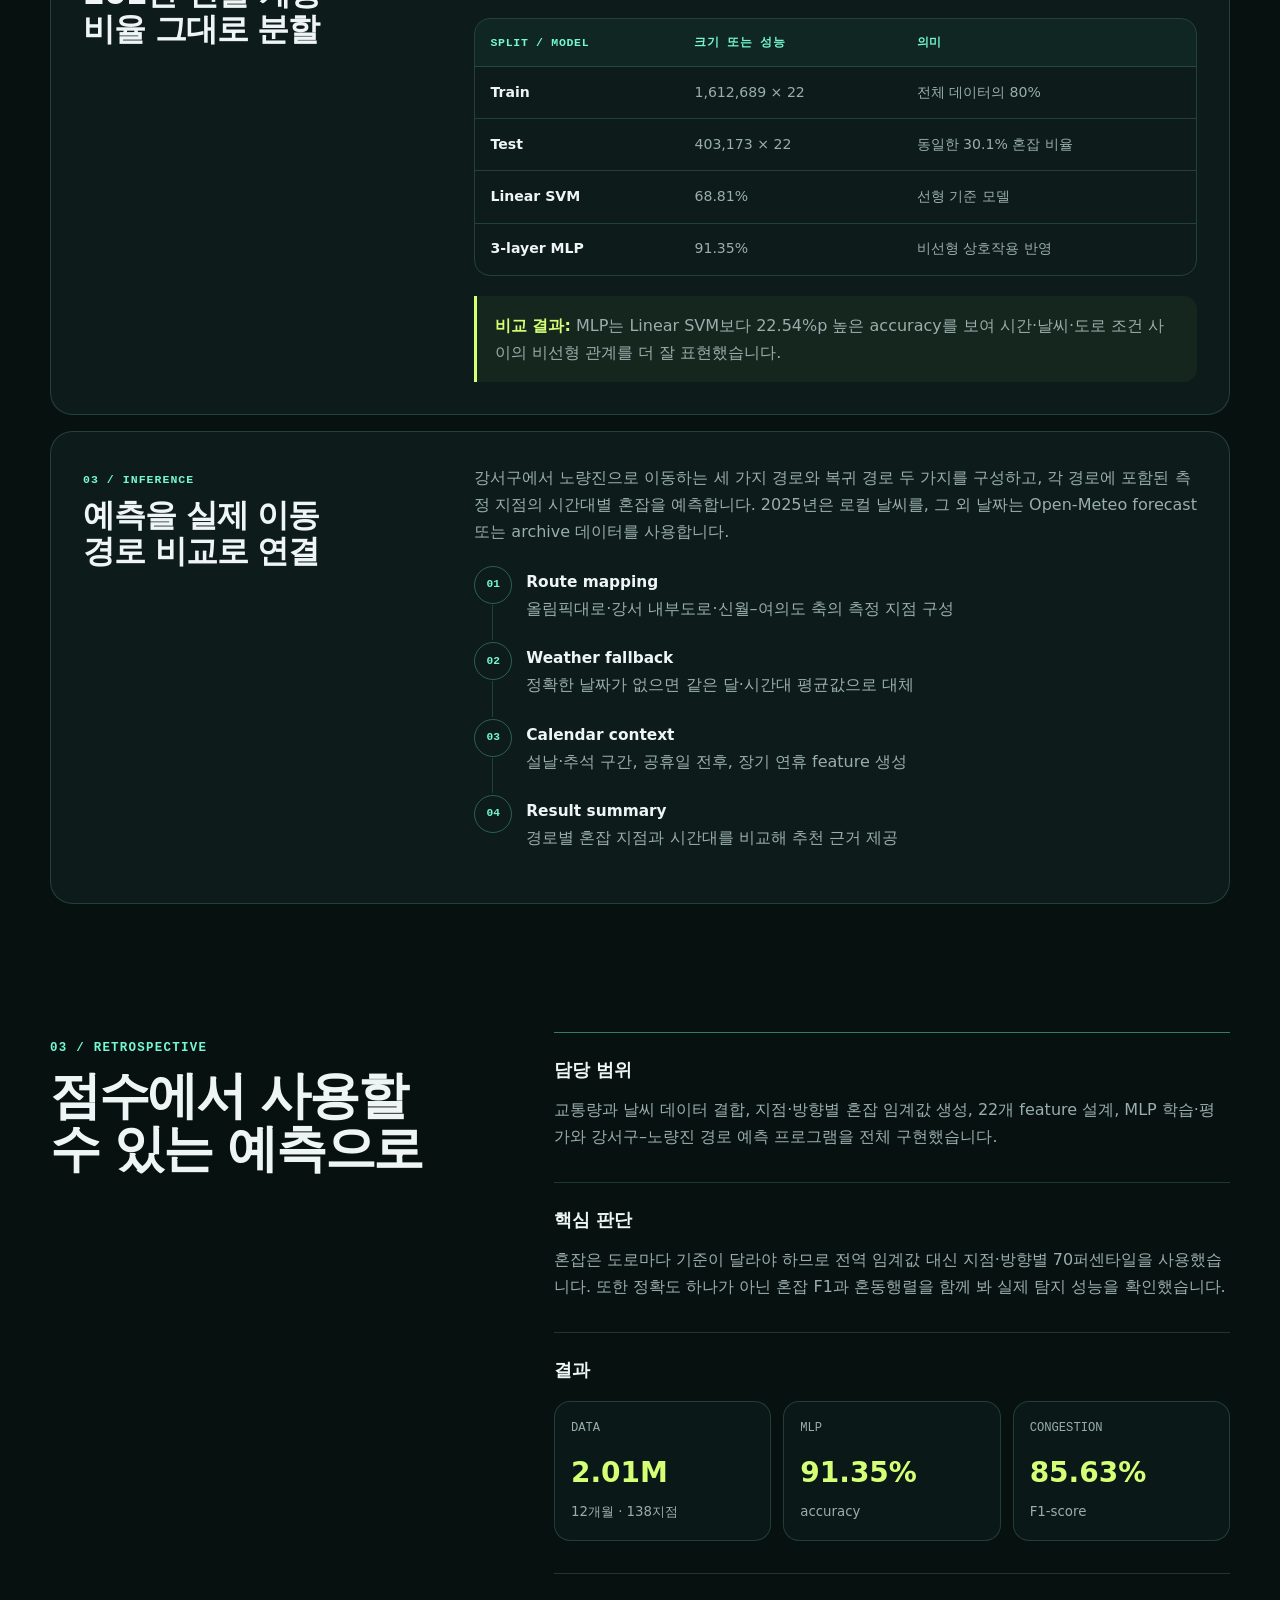
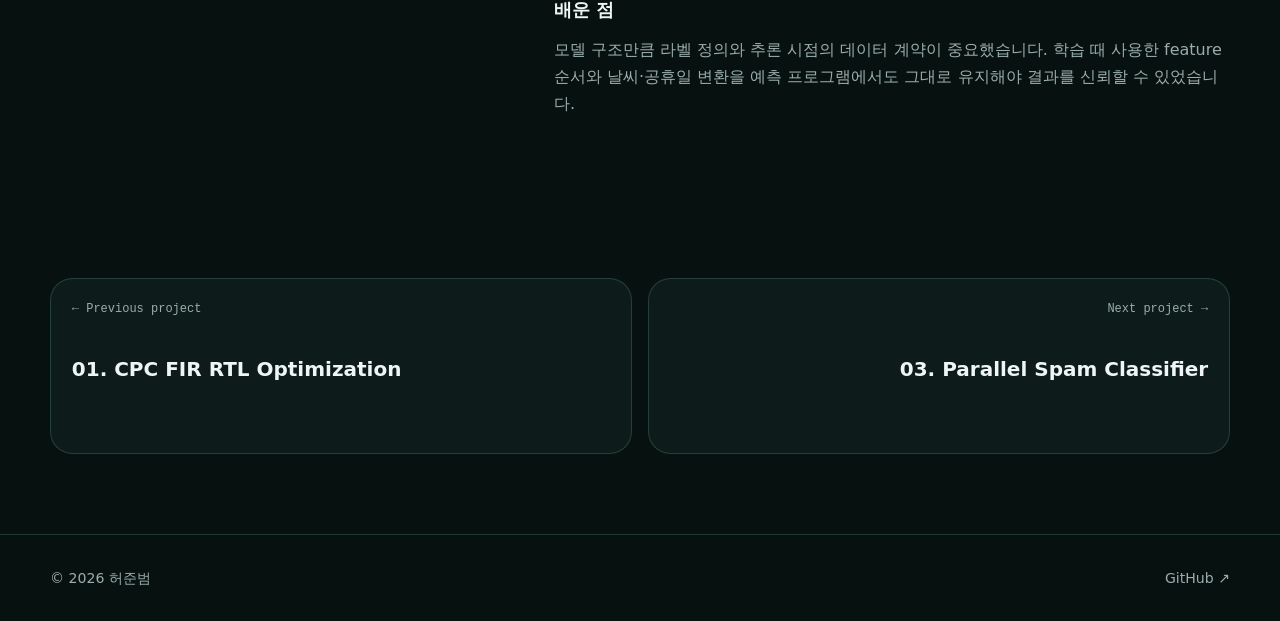
<file: projects/seoul-traffic-mlp/index.html>
<!doctype html>
<html lang="ko">
  <head>
    <meta charset="utf-8" />
    <meta name="viewport" content="width=device-width, initial-scale=1" />
    <meta name="description" content="서울 교통량·날씨·달력 정보를 결합해 시간대별 혼잡을 분류한 MLP 프로젝트" />
    <meta name="theme-color" content="#071110" />
    <title>Seoul Traffic MLP — 허준범 Portfolio</title>
    <link rel="icon" type="image/svg+xml" href="data:image/svg+xml,%3Csvg xmlns='http://www.w3.org/2000/svg' viewBox='0 0 64 64'%3E%3Crect width='64' height='64' rx='16' fill='%23071110'/%3E%3Cpath d='M17 32h10m10 0h10M32 17v10m0 10v10' stroke='%2375f8d2' stroke-width='6' stroke-linecap='round'/%3E%3Ccircle cx='32' cy='32' r='8' fill='%23d5ff75'/%3E%3C/svg%3E" />
    <link rel="stylesheet" href="/assets/style.css" />
    <script src="/assets/main.js" defer></script>
  </head>
  <body>
    <a class="skip-link" href="#main">본문으로 건너뛰기</a>
    <header class="site-header">
      <nav class="nav shell" aria-label="주요 메뉴">
        <a class="brand" href="/"><span class="brand-mark">HJ</span><span>허준범 / Portfolio</span></a>
        <ul class="nav-links"><li><a href="/projects/" aria-current="page">Projects</a></li><li><a href="/#about">About</a></li><li><a href="https://github.com/kui-lgtm" target="_blank" rel="noreferrer">GitHub ↗</a></li></ul>
      </nav>
    </header>
    <main id="main" class="shell">
      <header class="project-hero">
        <div data-reveal>
          <nav class="breadcrumb" aria-label="현재 위치"><a href="/projects/">Projects</a><span>/</span><span>02</span></nav>
          <h1>Seoul Traffic MLP</h1>
          <p class="lead">서울시 1년 교통량에 시간대별 날씨와 공휴일 맥락을 결합하고, 지점·방향별 기준을 학습해 강서구와 노량진 사이의 혼잡 가능성을 예측했습니다.</p>
        </div>
        <dl class="project-meta" data-reveal>
          <div><dt>Course</dt><dd>인공신경망</dd></div>
          <div><dt>Period</dt><dd>2026년 1학기</dd></div>
          <div><dt>Type</dt><dd>Individual final project</dd></div>
          <div><dt>Role</dt><dd>데이터 결합 · 모델 설계 · 예측 프로그램</dd></div>
          <div><dt>Stack</dt><dd>Python · pandas · scikit-learn</dd></div>
          <div><dt>Model</dt><dd>MLP 128 → 64 → 32</dd></div>
          <div><dt>Result</dt><dd>Accuracy 91.35% · F1 85.63%</dd></div>
        </dl>
      </header>
      <figure class="project-media project-media-dark" data-reveal><img src="/assets/images/seoul-traffic-mlp.svg" alt="교통량, 날씨, 달력 정보를 22개 특성으로 변환해 3층 MLP로 혼잡 여부를 예측하는 구조" /></figure>
      <section class="project-snapshot" aria-label="Seoul Traffic MLP 핵심 지표">
        <article data-reveal><span>Dataset</span><strong>2,015,862</strong><small>2025년 시간대별 관측</small></article>
        <article data-reveal><span>Features</span><strong>22</strong><small>수치형 14 · 범주형 8</small></article>
        <article data-reveal><span>Test set</span><strong>403,173</strong><small>stratified 20%</small></article>
        <article data-reveal><span>Accuracy</span><strong>91.35%</strong><small>혼잡 F1 85.63%</small></article>
      </section>
      <nav class="page-toc" aria-label="Seoul Traffic MLP 페이지 목차" data-reveal>
        <span>On this page</span><a href="#traffic-analysis"><b>01</b> Analysis</a><a href="#traffic-deep"><b>02</b> Deep dive</a><a href="#traffic-overview"><b>03</b> Retrospective</a>
      </nav>
      <section class="report-showcase" aria-labelledby="traffic-analysis">
        <div class="report-heading" data-reveal>
          <div><span class="section-index">Data / Evaluation</span><h2 id="traffic-analysis">데이터에서 혼잡 판단까지</h2></div>
          <p>데이터 범위, 라벨 불균형, 오분류 구조를 차례로 확인해 모델의 점수뿐 아니라 실제로 어떤 상황을 구분하는지 살폈습니다.</p>
        </div>
        <div class="evidence-list">
          <article class="evidence-item evidence-wide" data-reveal>
            <figure class="evidence-visual"><img src="/assets/images/reports/traffic-monthly-rows.png" alt="2025년 1월부터 12월까지 월별 학습 데이터 행 수" /><figcaption>12개월 전 구간에 걸쳐 월별 15만~18만 건을 확보</figcaption></figure>
            <div class="evidence-copy">
              <span class="evidence-kicker">01 / Coverage</span><h3>계절을 한 번 모두 통과한 201만 건</h3>
              <p>서울시 138개 지점의 2025년 교통량과 Open-Meteo 시간별 날씨를 결합했습니다. 월별 데이터가 한쪽 계절에 치우치지 않아 온도·강수·공휴일 변화가 함께 들어갑니다.</p>
              <ul class="detail-points"><li><strong>시간 범위:</strong> 2025년 1월–12월, 총 2,015,862행</li><li><strong>공간 범위:</strong> 138개 측정 지점과 유입·유출 방향</li><li><strong>맥락 정보:</strong> 기온, 비·눈, 운량, 요일, 주말, 명절 전후와 연휴 여부</li></ul>
            </div>
          </article>
          <article class="evidence-item" data-reveal>
            <figure class="evidence-visual"><img src="/assets/images/reports/traffic-class-balance.png" alt="원활 69.9퍼센트와 혼잡 30.1퍼센트의 라벨 분포" /><figcaption>원활 69.9% · 혼잡 30.1%의 학습 라벨 구성</figcaption></figure>
            <div class="evidence-copy">
              <span class="evidence-kicker">02 / Target design</span><h3>도로마다 다른 혼잡 기준을 만들었다</h3>
              <p>모든 도로에 하나의 절대 교통량 기준을 쓰지 않고, 측정 지점과 방향별 교통량의 70퍼센타일을 임계값으로 삼았습니다. 평소 통행량이 다른 도로도 자신의 패턴 안에서 혼잡을 정의할 수 있습니다.</p>
              <div class="deep-note"><strong>평가 기준:</strong> 7:3 불균형이 있으므로 accuracy와 함께 혼잡 클래스 precision·recall·F1을 확인했습니다.</div>
            </div>
          </article>
          <article class="evidence-item" data-reveal>
            <figure class="evidence-visual"><img src="/assets/images/reports/traffic-confusion-matrix.png" alt="원활과 혼잡 예측 결과의 혼동행렬" /><figcaption>403,173개 테스트 샘플의 원활·혼잡 예측 결과</figcaption></figure>
            <div class="evidence-copy">
              <span class="evidence-kicker">03 / Error structure</span><h3>혼잡 103,992건을 정확히 찾았다</h3>
              <p>실제 혼잡 121,190건 중 103,992건을 맞혔고 17,198건을 놓쳤습니다. 원활 구간을 혼잡으로 판단한 경우는 17,692건으로, 두 방향 오류가 비슷한 크기를 보였습니다.</p>
              <div class="evidence-metrics" aria-label="분류 성능"><div><span>Congestion precision</span><strong>85.46%</strong><small>false alarm 제어</small></div><div><span>Congestion recall</span><strong>85.81%</strong><small>혼잡 탐지율</small></div><div><span>Congestion F1</span><strong>85.63%</strong><small>균형 지표</small></div></div>
            </div>
          </article>
        </div>
      </section>
      <section class="deep-dive" aria-labelledby="traffic-deep">
        <header class="deep-heading" data-reveal><div><span class="section-index">Engineering deep dive</span><h2 id="traffic-deep">시계열 맥락을 분류 입력으로 바꾸기</h2></div><p>날짜와 위치만 넣는 모델에서 끝내지 않고, 지역별 임계값과 한국 공휴일 문맥을 명시적인 feature로 설계했습니다.</p></header>
        <div class="deep-stack">
          <article class="deep-card" data-reveal>
            <div class="deep-card-title"><span>01 / Feature engineering</span><h3>수치형 14개와 범주형 8개를 한 파이프라인으로</h3></div>
            <div class="deep-card-body"><p>기온·강수·시간·요일·명절 전후는 StandardScaler로 정규화하고, 지점·방향·구간·날씨 설명·공휴일 이름은 OneHotEncoder로 변환했습니다. 학습과 추론이 같은 컬럼 순서를 사용하도록 Pipeline에 전처리와 모델을 묶었습니다.</p><div class="architecture" aria-label="교통 혼잡 예측 흐름"><div>Traffic + Weather<br />2.01M rows</div><div>Scale + One-hot<br />22 features</div><div>MLPClassifier<br />Congested 0 / 1</div></div><pre class="code-sample" aria-label="MLP 핵심 설정"><code>MLPClassifier(<br />    hidden_layer_sizes=(128, 64, 32),<br />    early_stopping=True,<br />    max_iter=100,<br />    random_state=42,<br />)</code></pre></div>
          </article>
          <article class="deep-card" data-reveal>
            <div class="deep-card-title"><span>02 / Training</span><h3>201만 건을 계층 비율 그대로 분할</h3></div>
            <div class="deep-card-body"><p><code>stratify=y</code>로 train과 test의 혼잡 비율을 모두 30.1%로 유지했습니다. MLP는 52회 반복에서 조기 종료됐고 validation score 0.9138, 최종 loss 0.1738을 기록했습니다.</p><div class="table-wrap"><table class="tech-table"><thead><tr><th>Split / Model</th><th>크기 또는 성능</th><th>의미</th></tr></thead><tbody><tr><td>Train</td><td>1,612,689 × 22</td><td>전체 데이터의 80%</td></tr><tr><td>Test</td><td>403,173 × 22</td><td>동일한 30.1% 혼잡 비율</td></tr><tr><td>Linear SVM</td><td>68.81%</td><td>선형 기준 모델</td></tr><tr><td>3-layer MLP</td><td>91.35%</td><td>비선형 상호작용 반영</td></tr></tbody></table></div><div class="deep-note"><strong>비교 결과:</strong> MLP는 Linear SVM보다 22.54%p 높은 accuracy를 보여 시간·날씨·도로 조건 사이의 비선형 관계를 더 잘 표현했습니다.</div></div>
          </article>
          <article class="deep-card" data-reveal>
            <div class="deep-card-title"><span>03 / Inference</span><h3>예측을 실제 이동 경로 비교로 연결</h3></div>
            <div class="deep-card-body"><p>강서구에서 노량진으로 이동하는 세 가지 경로와 복귀 경로 두 가지를 구성하고, 각 경로에 포함된 측정 지점의 시간대별 혼잡을 예측합니다. 2025년은 로컬 날씨를, 그 외 날짜는 Open-Meteo forecast 또는 archive 데이터를 사용합니다.</p><ol class="process-list"><li><strong>Route mapping</strong>올림픽대로·강서 내부도로·신월–여의도 축의 측정 지점 구성</li><li><strong>Weather fallback</strong>정확한 날짜가 없으면 같은 달·시간대 평균값으로 대체</li><li><strong>Calendar context</strong>설날·추석 구간, 공휴일 전후, 장기 연휴 feature 생성</li><li><strong>Result summary</strong>경로별 혼잡 지점과 시간대를 비교해 추천 근거 제공</li></ol></div>
          </article>
        </div>
      </section>
      <section class="case-study" aria-labelledby="traffic-overview">
        <div data-reveal><span class="section-index">03 / Retrospective</span><h2 id="traffic-overview">점수에서 사용할 수 있는 예측으로</h2></div>
        <div data-reveal>
          <article class="story-block"><h3>담당 범위</h3><p>교통량과 날씨 데이터 결합, 지점·방향별 혼잡 임계값 생성, 22개 feature 설계, MLP 학습·평가와 강서구–노량진 경로 예측 프로그램을 전체 구현했습니다.</p></article>
          <article class="story-block"><h3>핵심 판단</h3><p>혼잡은 도로마다 기준이 달라야 하므로 전역 임계값 대신 지점·방향별 70퍼센타일을 사용했습니다. 또한 정확도 하나가 아닌 혼잡 F1과 혼동행렬을 함께 봐 실제 탐지 성능을 확인했습니다.</p></article>
          <article class="story-block"><h3>결과</h3><dl class="metric-grid" aria-label="교통 혼잡 예측 핵심 성과"><div><dt>Data</dt><dd><strong>2.01M</strong><small>12개월 · 138지점</small></dd></div><div><dt>MLP</dt><dd><strong>91.35%</strong><small>accuracy</small></dd></div><div><dt>Congestion</dt><dd><strong>85.63%</strong><small>F1-score</small></dd></div></dl></article>
          <article class="story-block"><h3>배운 점</h3><p>모델 구조만큼 라벨 정의와 추론 시점의 데이터 계약이 중요했습니다. 학습 때 사용한 feature 순서와 날씨·공휴일 변환을 예측 프로그램에서도 그대로 유지해야 결과를 신뢰할 수 있었습니다.</p></article>
        </div>
      </section>
      <nav class="project-nav" aria-label="다른 프로젝트"><a href="/projects/cpc-fir-optimization/"><span>← Previous project</span><strong>01. CPC FIR RTL Optimization</strong></a><a href="/projects/parallel-spam-classifier/"><span>Next project →</span><strong>03. Parallel Spam Classifier</strong></a></nav>
    </main>
    <footer class="site-footer"><div class="footer-inner shell"><span>© <span data-year></span> 허준범</span><a href="https://github.com/kui-lgtm" target="_blank" rel="noreferrer">GitHub ↗</a></div></footer>
  </body>
</html>
</file>
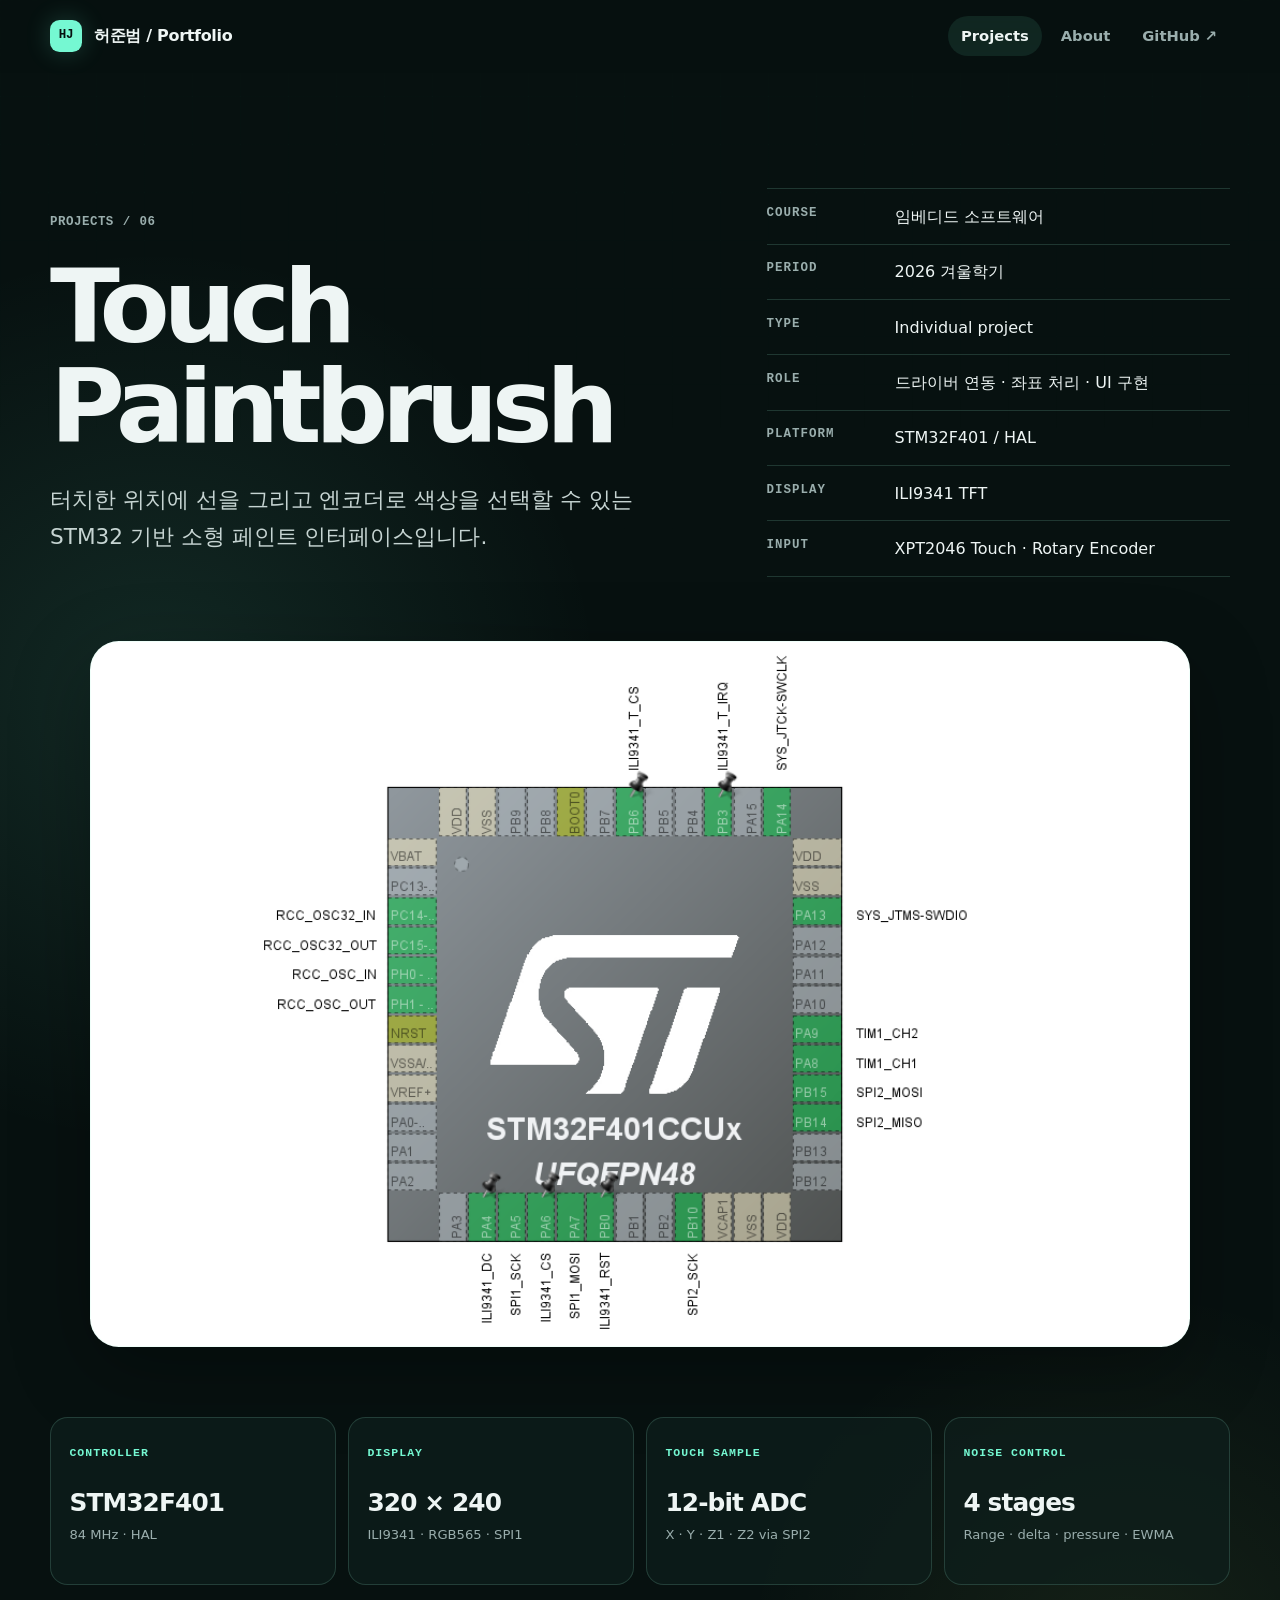
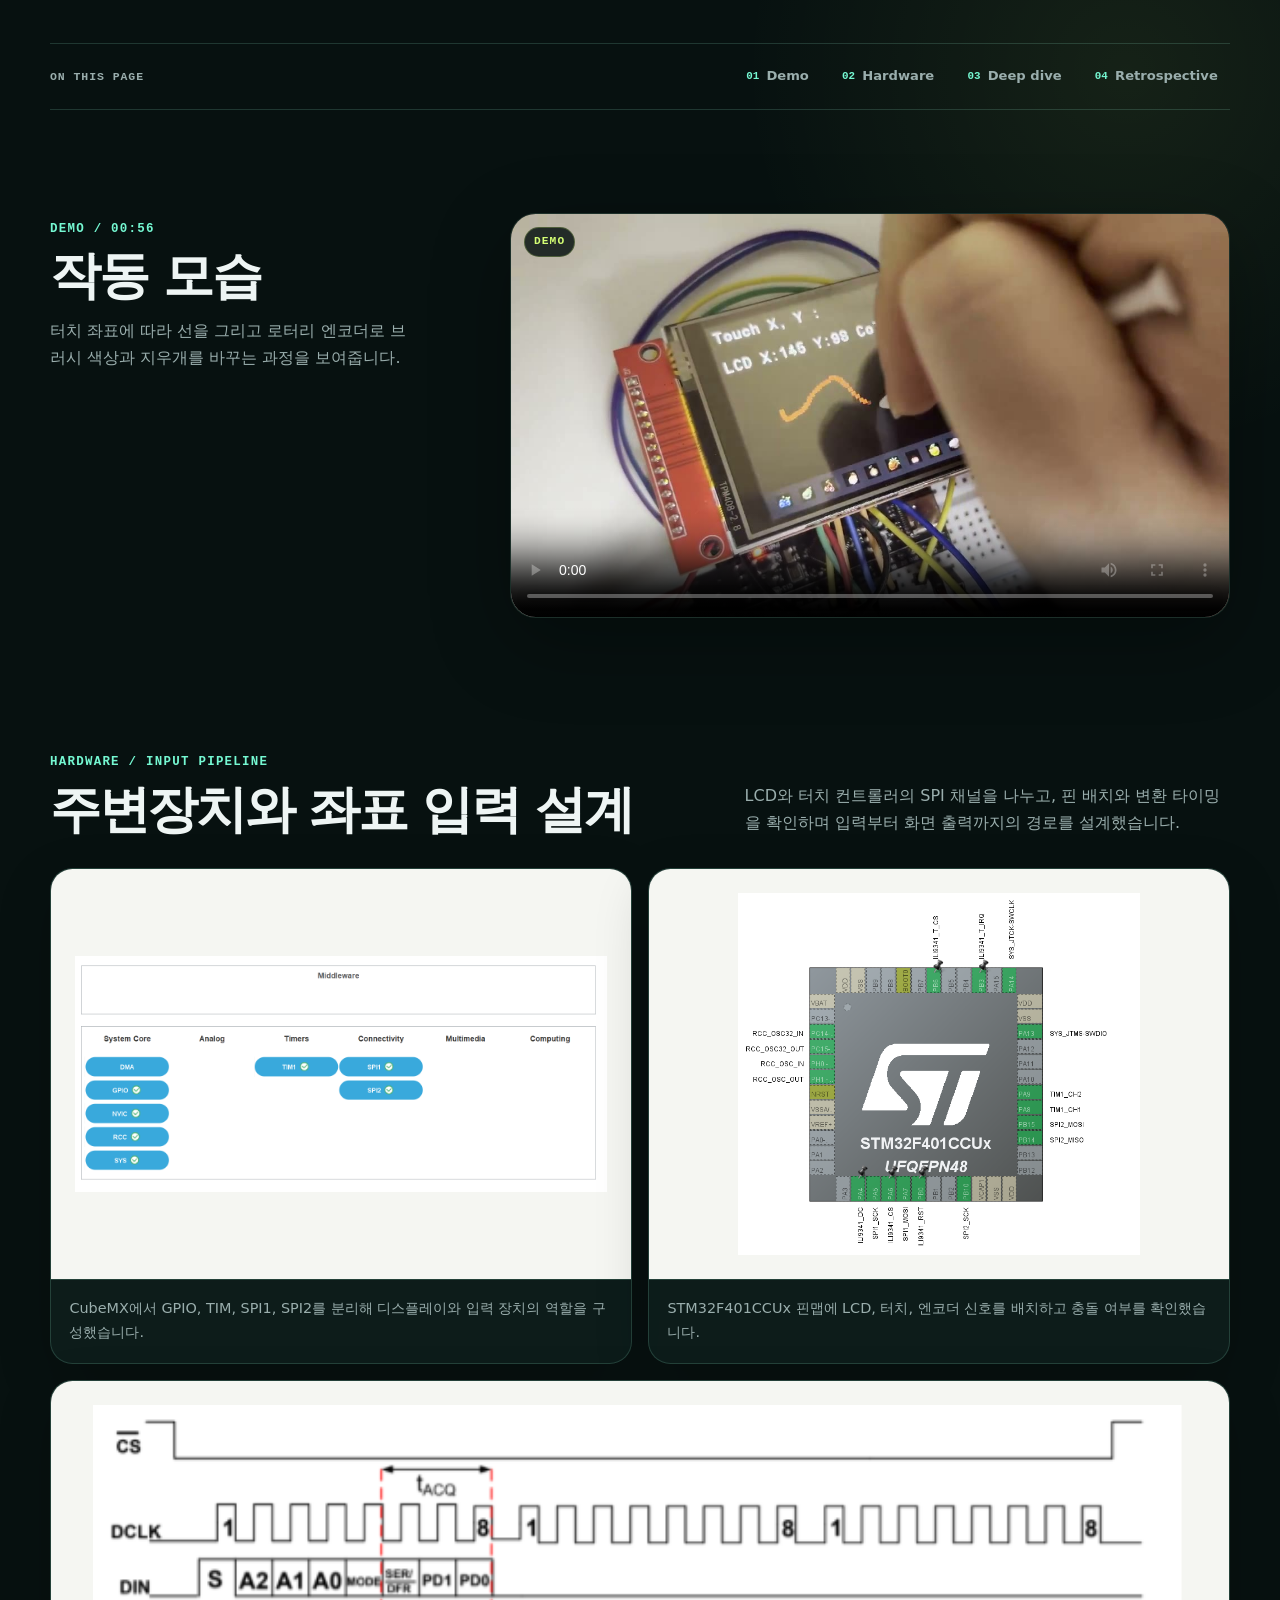
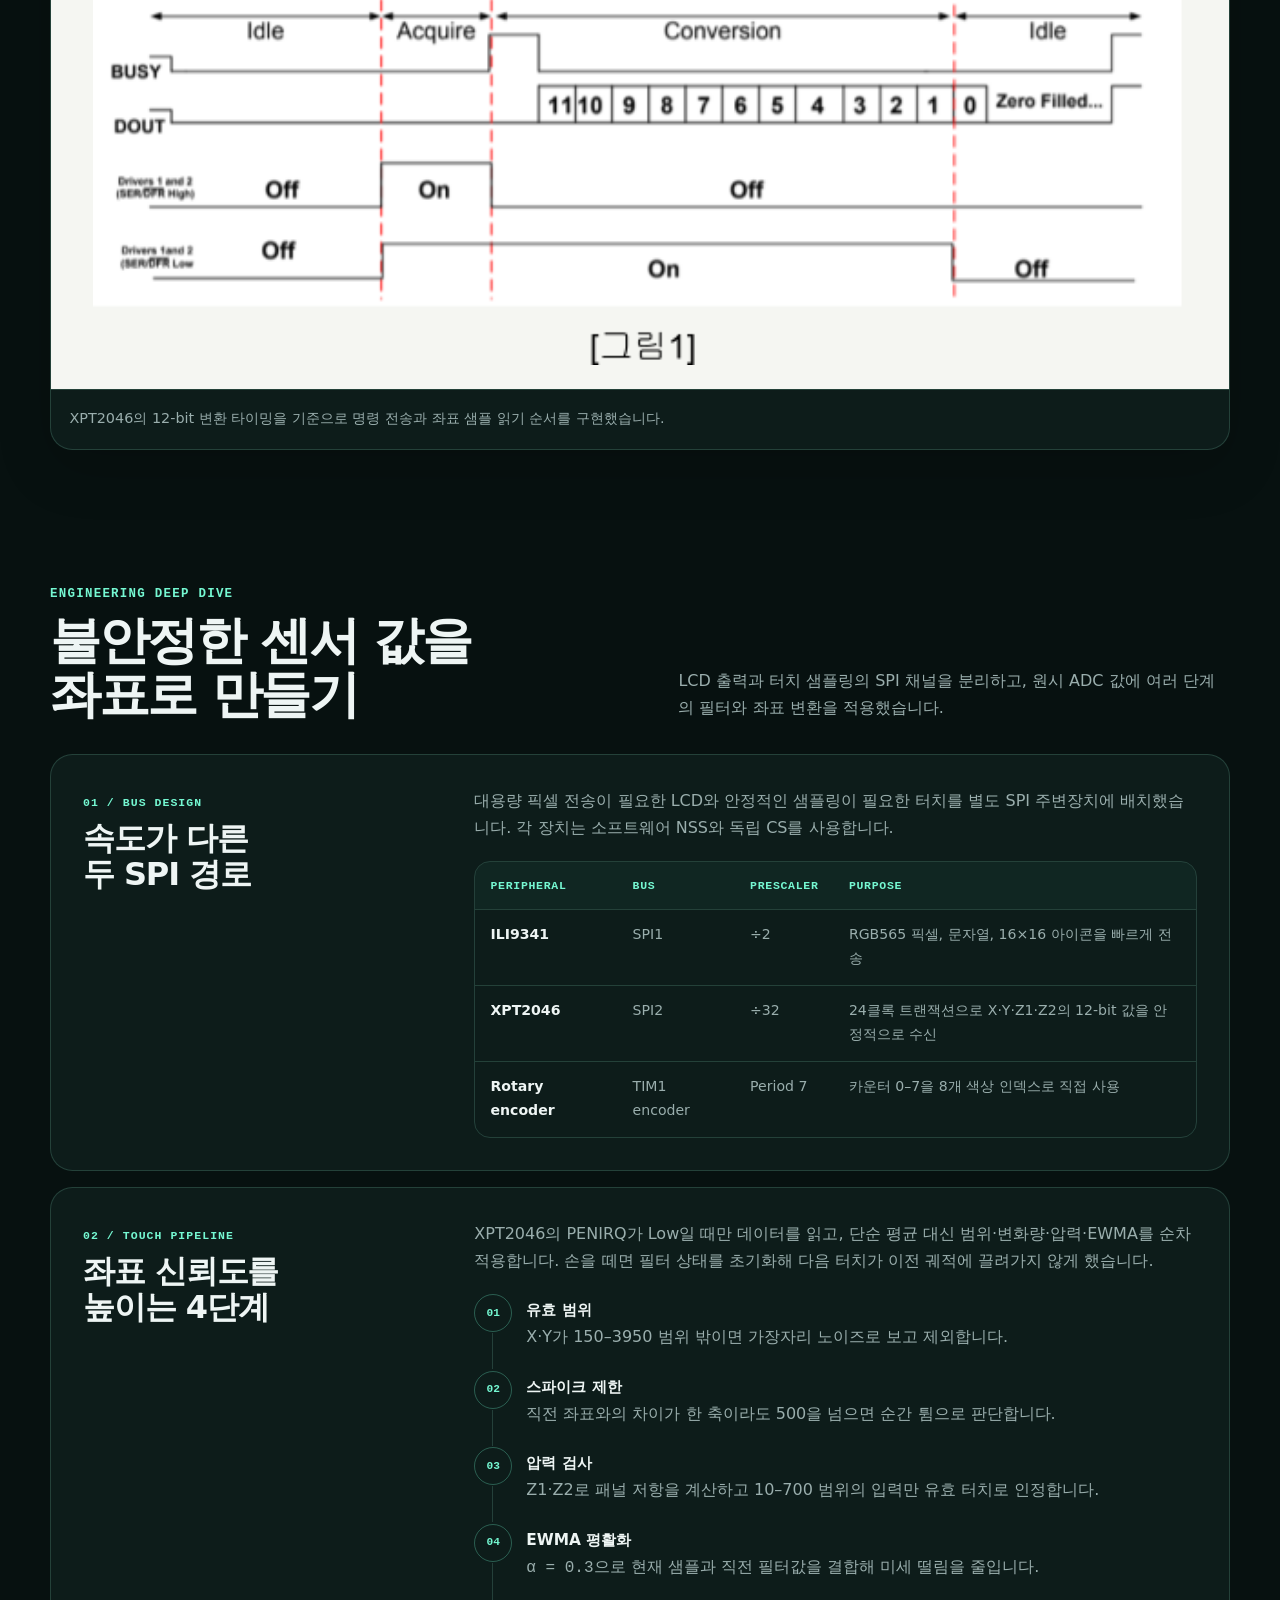
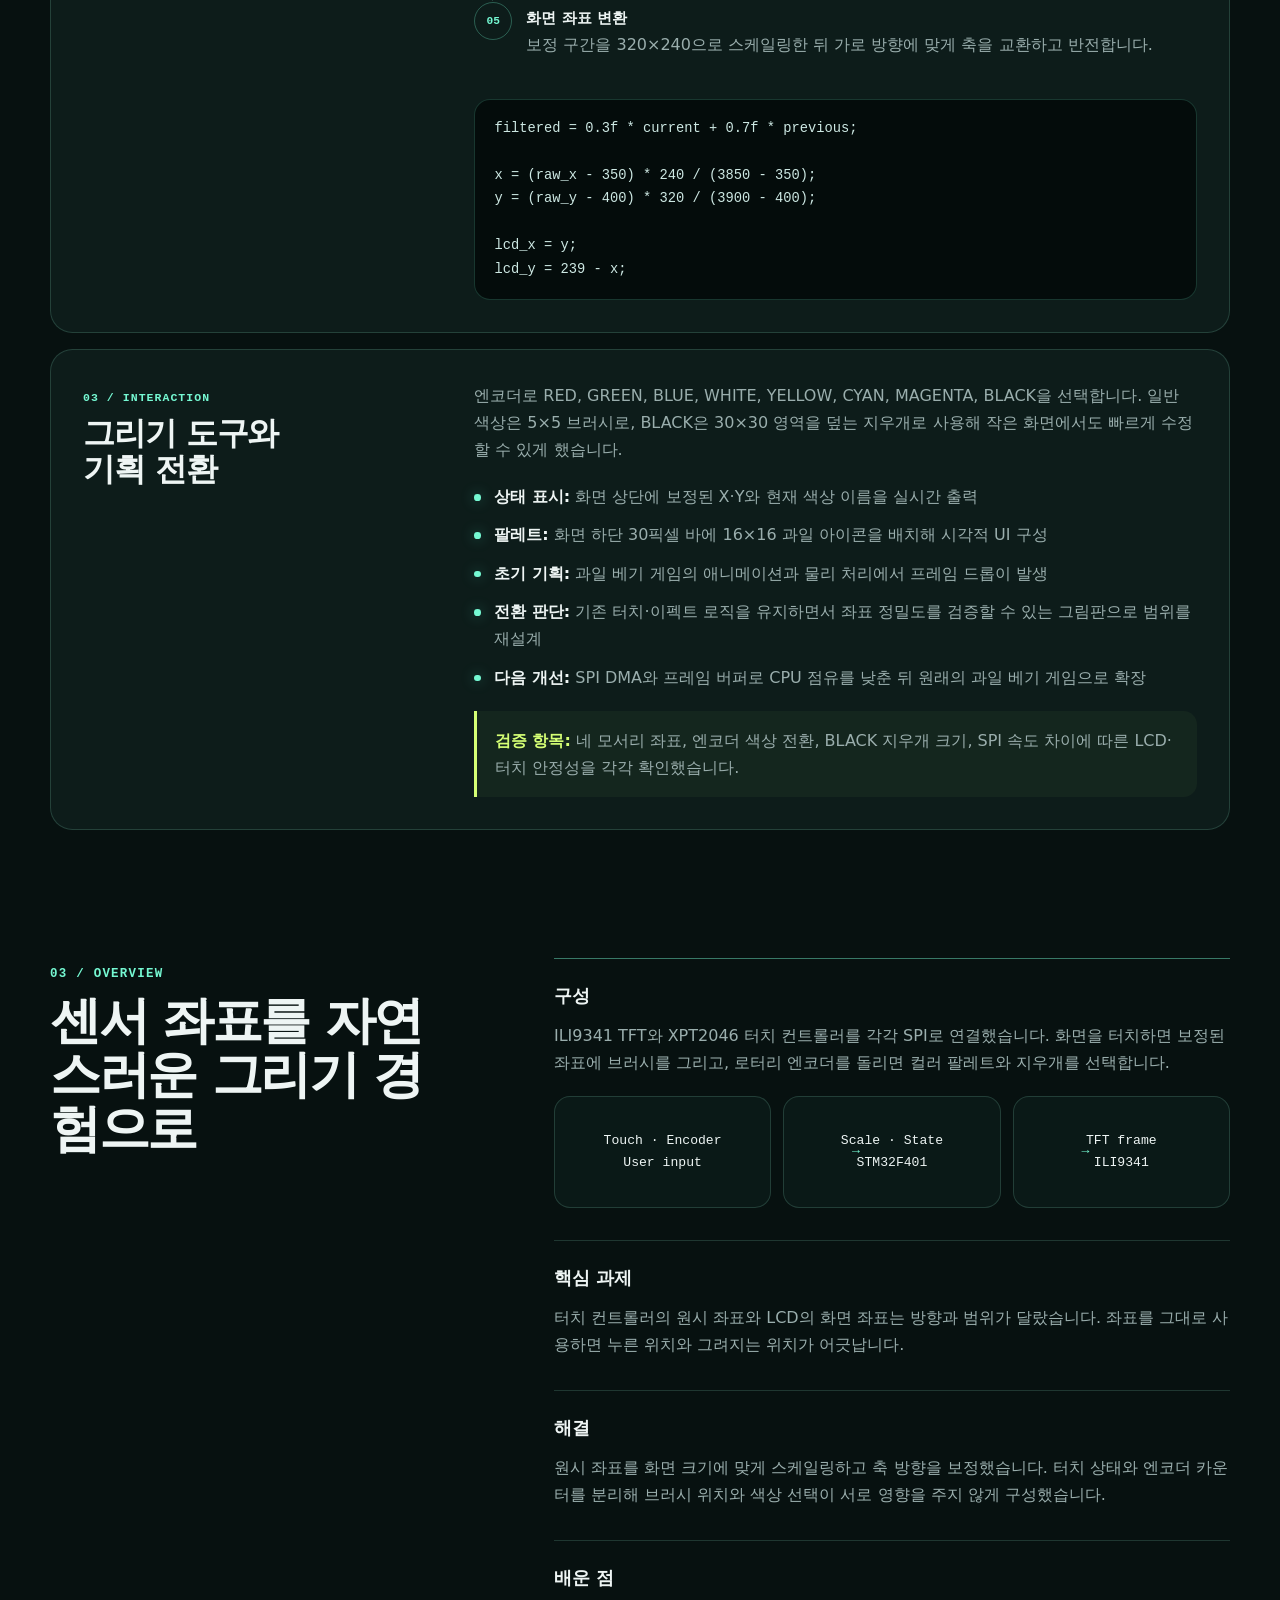
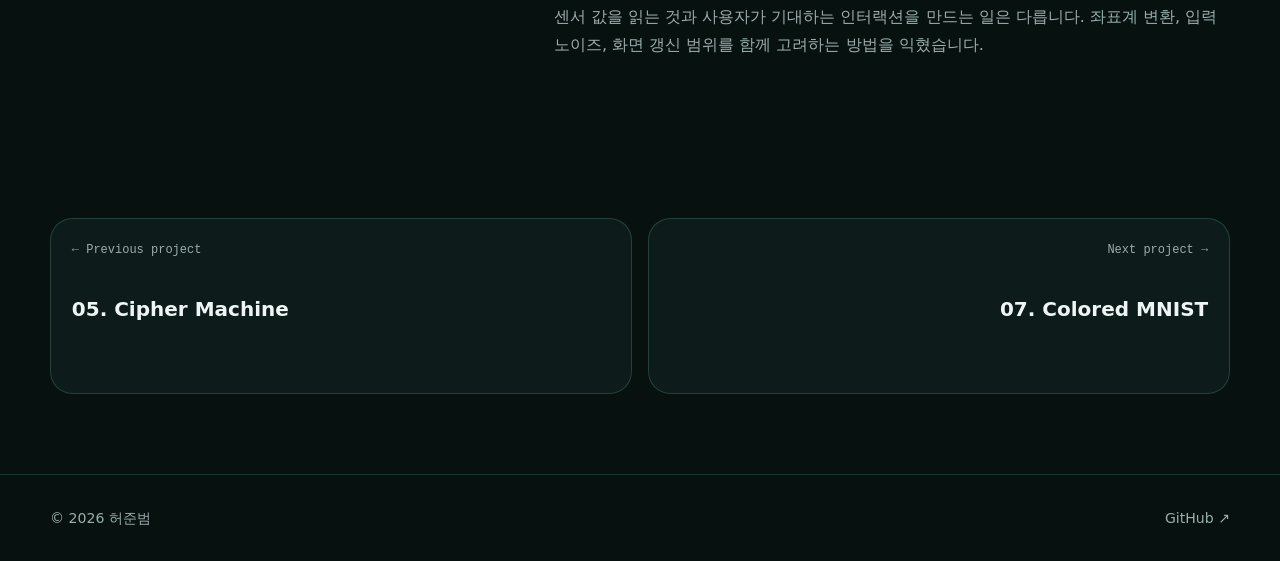
<file: projects/touch-paintbrush/index.html>
<!doctype html>
<html lang="ko">
  <head>
    <meta charset="utf-8" />
    <meta name="viewport" content="width=device-width, initial-scale=1" />
    <meta name="description" content="STM32 기반 Touch Paintbrush 드로잉 인터페이스 프로젝트" />
    <meta name="theme-color" content="#071110" />
    <title>Touch Paintbrush — 허준범 Portfolio</title>
    <link rel="icon" type="image/svg+xml" href="data:image/svg+xml,%3Csvg xmlns='http://www.w3.org/2000/svg' viewBox='0 0 64 64'%3E%3Crect width='64' height='64' rx='16' fill='%23071110'/%3E%3Cpath d='M17 32h10m10 0h10M32 17v10m0 10v10' stroke='%2375f8d2' stroke-width='6' stroke-linecap='round'/%3E%3Ccircle cx='32' cy='32' r='8' fill='%23d5ff75'/%3E%3C/svg%3E" />
    <link rel="stylesheet" href="/assets/style.css" />
    <script src="/assets/main.js" defer></script>
  </head>
  <body>
    <a class="skip-link" href="#main">본문으로 건너뛰기</a>
    <header class="site-header">
      <nav class="nav shell" aria-label="주요 메뉴">
        <a class="brand" href="/"><span class="brand-mark">HJ</span><span>허준범 / Portfolio</span></a>
        <ul class="nav-links">
          <li><a href="/projects/" aria-current="page">Projects</a></li>
          <li><a href="/#about">About</a></li>
          <li><a href="https://github.com/kui-lgtm" target="_blank" rel="noreferrer">GitHub ↗</a></li>
        </ul>
      </nav>
    </header>

    <main id="main" class="shell">
      <header class="project-hero">
        <div data-reveal>
          <nav class="breadcrumb" aria-label="현재 위치"><a href="/projects/">Projects</a><span>/</span><span>06</span></nav>
          <h1>Touch Paintbrush</h1>
          <p class="lead">터치한 위치에 선을 그리고 엔코더로 색상을 선택할 수 있는 STM32 기반 소형 페인트 인터페이스입니다.</p>
        </div>
        <dl class="project-meta" data-reveal>
          <div><dt>Course</dt><dd>임베디드 소프트웨어</dd></div>
          <div><dt>Period</dt><dd>2026 겨울학기</dd></div>
          <div><dt>Type</dt><dd>Individual project</dd></div>
          <div><dt>Role</dt><dd>드라이버 연동 · 좌표 처리 · UI 구현</dd></div>
          <div><dt>Platform</dt><dd>STM32F401 / HAL</dd></div>
          <div><dt>Display</dt><dd>ILI9341 TFT</dd></div>
          <div><dt>Input</dt><dd>XPT2046 Touch · Rotary Encoder</dd></div>
        </dl>
      </header>

      <figure class="project-media" data-reveal>
        <img src="/assets/images/touch-paintbrush.png" alt="ILI9341 화면, XPT2046 터치 컨트롤러와 STM32 연결 구성" />
      </figure>

      <section class="project-snapshot" aria-label="Touch Paintbrush 핵심 사양">
        <article data-reveal><span>Controller</span><strong>STM32F401</strong><small>84 MHz · HAL</small></article>
        <article data-reveal><span>Display</span><strong>320 × 240</strong><small>ILI9341 · RGB565 · SPI1</small></article>
        <article data-reveal><span>Touch sample</span><strong>12-bit ADC</strong><small>X · Y · Z1 · Z2 via SPI2</small></article>
        <article data-reveal><span>Noise control</span><strong>4 stages</strong><small>Range · delta · pressure · EWMA</small></article>
      </section>

      <nav class="page-toc" aria-label="Touch Paintbrush 페이지 목차" data-reveal>
        <span>On this page</span>
        <a href="#paint-demo"><b>01</b> Demo</a>
        <a href="#paint-report"><b>02</b> Hardware</a>
        <a href="#paint-deep"><b>03</b> Deep dive</a>
        <a href="#paint-overview"><b>04</b> Retrospective</a>
      </nav>

      <section class="demo-section" aria-labelledby="paint-demo">
        <div data-reveal>
          <span class="section-index">Demo / 00:56</span>
          <h2 id="paint-demo">작동 모습</h2>
          <p>터치 좌표에 따라 선을 그리고 로터리 엔코더로 브러시 색상과 지우개를 바꾸는 과정을 보여줍니다.</p>
        </div>
        <div class="demo-frame" data-reveal>
          <video controls playsinline preload="metadata" poster="/assets/images/touch-demo-poster.jpg">
            <source src="/assets/videos/touch-paintbrush-demo.mp4" type="video/mp4" />
            브라우저가 동영상 재생을 지원하지 않습니다.
          </video>
        </div>
      </section>

      <section class="report-showcase" aria-labelledby="paint-report">
        <div class="report-heading" data-reveal>
          <div><span class="section-index">Hardware / Input pipeline</span><h2 id="paint-report">주변장치와 좌표 입력 설계</h2></div>
          <p>LCD와 터치 컨트롤러의 SPI 채널을 나누고, 핀 배치와 변환 타이밍을 확인하며 입력부터 화면 출력까지의 경로를 설계했습니다.</p>
        </div>
        <div class="report-grid">
          <figure class="report-figure" data-reveal>
            <img src="/assets/images/reports/touch-peripheral-config.png" alt="STM32CubeMX의 GPIO 타이머 SPI 주변장치 구성" />
            <figcaption>CubeMX에서 GPIO, TIM, SPI1, SPI2를 분리해 디스플레이와 입력 장치의 역할을 구성했습니다.</figcaption>
          </figure>
          <figure class="report-figure" data-reveal>
            <img src="/assets/images/reports/touch-stm32-pinout.png" alt="STM32F401CCUx 핀맵에 설정된 주변장치 핀" />
            <figcaption>STM32F401CCUx 핀맵에 LCD, 터치, 엔코더 신호를 배치하고 충돌 여부를 확인했습니다.</figcaption>
          </figure>
          <figure class="report-figure report-figure-wide" data-reveal>
            <img src="/assets/images/reports/touch-controller-timing.png" alt="XPT2046 터치 컨트롤러의 12비트 변환 타이밍" />
            <figcaption>XPT2046의 12-bit 변환 타이밍을 기준으로 명령 전송과 좌표 샘플 읽기 순서를 구현했습니다.</figcaption>
          </figure>
        </div>
      </section>

      <section class="deep-dive" aria-labelledby="paint-deep">
        <header class="deep-heading" data-reveal>
          <div><span class="section-index">Engineering deep dive</span><h2 id="paint-deep">불안정한 센서 값을 좌표로 만들기</h2></div>
          <p>LCD 출력과 터치 샘플링의 SPI 채널을 분리하고, 원시 ADC 값에 여러 단계의 필터와 좌표 변환을 적용했습니다.</p>
        </header>
        <div class="deep-stack">
          <article class="deep-card" data-reveal>
            <div class="deep-card-title"><span>01 / Bus design</span><h3>속도가 다른 두 SPI 경로</h3></div>
            <div class="deep-card-body">
              <p>대용량 픽셀 전송이 필요한 LCD와 안정적인 샘플링이 필요한 터치를 별도 SPI 주변장치에 배치했습니다. 각 장치는 소프트웨어 NSS와 독립 CS를 사용합니다.</p>
              <div class="table-wrap">
                <table class="tech-table">
                  <thead><tr><th>Peripheral</th><th>Bus</th><th>Prescaler</th><th>Purpose</th></tr></thead>
                  <tbody>
                    <tr><td>ILI9341</td><td>SPI1</td><td>÷2</td><td>RGB565 픽셀, 문자열, 16×16 아이콘을 빠르게 전송</td></tr>
                    <tr><td>XPT2046</td><td>SPI2</td><td>÷32</td><td>24클록 트랜잭션으로 X·Y·Z1·Z2의 12-bit 값을 안정적으로 수신</td></tr>
                    <tr><td>Rotary encoder</td><td>TIM1 encoder</td><td>Period 7</td><td>카운터 0–7을 8개 색상 인덱스로 직접 사용</td></tr>
                  </tbody>
                </table>
              </div>
            </div>
          </article>

          <article class="deep-card" data-reveal>
            <div class="deep-card-title"><span>02 / Touch pipeline</span><h3>좌표 신뢰도를 높이는 4단계</h3></div>
            <div class="deep-card-body">
              <p>XPT2046의 PENIRQ가 Low일 때만 데이터를 읽고, 단순 평균 대신 범위·변화량·압력·EWMA를 순차 적용합니다. 손을 떼면 필터 상태를 초기화해 다음 터치가 이전 궤적에 끌려가지 않게 했습니다.</p>
              <ol class="process-list">
                <li><strong>유효 범위</strong>X·Y가 150–3950 범위 밖이면 가장자리 노이즈로 보고 제외합니다.</li>
                <li><strong>스파이크 제한</strong>직전 좌표와의 차이가 한 축이라도 500을 넘으면 순간 튐으로 판단합니다.</li>
                <li><strong>압력 검사</strong>Z1·Z2로 패널 저항을 계산하고 10–700 범위의 입력만 유효 터치로 인정합니다.</li>
                <li><strong>EWMA 평활화</strong><code>α = 0.3</code>으로 현재 샘플과 직전 필터값을 결합해 미세 떨림을 줄입니다.</li>
                <li><strong>화면 좌표 변환</strong>보정 구간을 320×240으로 스케일링한 뒤 가로 방향에 맞게 축을 교환하고 반전합니다.</li>
              </ol>
              <pre class="code-sample" aria-label="터치 EWMA와 좌표 변환 코드"><code>filtered = 0.3f * current + 0.7f * previous;

x = (raw_x - 350) * 240 / (3850 - 350);
y = (raw_y - 400) * 320 / (3900 - 400);

lcd_x = y;
lcd_y = 239 - x;</code></pre>
            </div>
          </article>

          <article class="deep-card" data-reveal>
            <div class="deep-card-title"><span>03 / Interaction</span><h3>그리기 도구와 기획 전환</h3></div>
            <div class="deep-card-body">
              <p>엔코더로 RED, GREEN, BLUE, WHITE, YELLOW, CYAN, MAGENTA, BLACK을 선택합니다. 일반 색상은 5×5 브러시로, BLACK은 30×30 영역을 덮는 지우개로 사용해 작은 화면에서도 빠르게 수정할 수 있게 했습니다.</p>
              <ul class="detail-points">
                <li><strong>상태 표시:</strong> 화면 상단에 보정된 X·Y와 현재 색상 이름을 실시간 출력</li>
                <li><strong>팔레트:</strong> 화면 하단 30픽셀 바에 16×16 과일 아이콘을 배치해 시각적 UI 구성</li>
                <li><strong>초기 기획:</strong> 과일 베기 게임의 애니메이션과 물리 처리에서 프레임 드롭이 발생</li>
                <li><strong>전환 판단:</strong> 기존 터치·이펙트 로직을 유지하면서 좌표 정밀도를 검증할 수 있는 그림판으로 범위를 재설계</li>
                <li><strong>다음 개선:</strong> SPI DMA와 프레임 버퍼로 CPU 점유를 낮춘 뒤 원래의 과일 베기 게임으로 확장</li>
              </ul>
              <div class="deep-note"><strong>검증 항목:</strong> 네 모서리 좌표, 엔코더 색상 전환, BLACK 지우개 크기, SPI 속도 차이에 따른 LCD·터치 안정성을 각각 확인했습니다.</div>
            </div>
          </article>
        </div>
      </section>

      <section class="case-study" aria-labelledby="paint-overview">
        <div data-reveal><span class="section-index">03 / Overview</span><h2 id="paint-overview">센서 좌표를 자연스러운 그리기 경험으로</h2></div>
        <div data-reveal>
          <article class="story-block">
            <h3>구성</h3>
            <p>ILI9341 TFT와 XPT2046 터치 컨트롤러를 각각 SPI로 연결했습니다. 화면을 터치하면 보정된 좌표에 브러시를 그리고, 로터리 엔코더를 돌리면 컬러 팔레트와 지우개를 선택합니다.</p>
            <div class="architecture" aria-label="시스템 흐름"><div>Touch · Encoder<br />User input</div><div>Scale · State<br />STM32F401</div><div>TFT frame<br />ILI9341</div></div>
          </article>
          <article class="story-block">
            <h3>핵심 과제</h3>
            <p>터치 컨트롤러의 원시 좌표와 LCD의 화면 좌표는 방향과 범위가 달랐습니다. 좌표를 그대로 사용하면 누른 위치와 그려지는 위치가 어긋납니다.</p>
          </article>
          <article class="story-block">
            <h3>해결</h3>
            <p>원시 좌표를 화면 크기에 맞게 스케일링하고 축 방향을 보정했습니다. 터치 상태와 엔코더 카운터를 분리해 브러시 위치와 색상 선택이 서로 영향을 주지 않게 구성했습니다.</p>
          </article>
          <article class="story-block">
            <h3>배운 점</h3>
            <p>센서 값을 읽는 것과 사용자가 기대하는 인터랙션을 만드는 일은 다릅니다. 좌표계 변환, 입력 노이즈, 화면 갱신 범위를 함께 고려하는 방법을 익혔습니다.</p>
          </article>
        </div>
      </section>

      <nav class="project-nav" aria-label="다른 프로젝트">
        <a href="/projects/cipher-machine/"><span>← Previous project</span><strong>05. Cipher Machine</strong></a>
        <a href="/projects/colored-mnist-classifier/"><span>Next project →</span><strong>07. Colored MNIST</strong></a>
      </nav>
    </main>

    <footer class="site-footer"><div class="footer-inner shell"><span>© <span data-year></span> 허준범</span><a href="https://github.com/kui-lgtm" target="_blank" rel="noreferrer">GitHub ↗</a></div></footer>
  </body>
</html>
</file>
<file: assets/style.css>
:root {
  --ink: #eef5f4;
  --muted: #9aaead;
  --bg: #071110;
  --bg-soft: #0b1817;
  --panel: rgba(14, 31, 29, 0.86);
  --line: rgba(163, 255, 224, 0.16);
  --cyan: #75f8d2;
  --lime: #d5ff75;
  --orange: #ffb86b;
  --shadow: 0 24px 80px rgba(0, 0, 0, 0.32);
  --radius: 1.4rem;
  --max: 1180px;
  color-scheme: dark;
  font-family: Inter, Pretendard, "Noto Sans KR", system-ui, -apple-system, BlinkMacSystemFont, "Segoe UI", sans-serif;
}

* {
  box-sizing: border-box;
}

html {
  scroll-behavior: smooth;
}

h2[id] {
  scroll-margin-top: 6rem;
}

body {
  margin: 0;
  min-width: 320px;
  color: var(--ink);
  background:
    radial-gradient(circle at 12% 10%, rgba(117, 248, 210, 0.11), transparent 28rem),
    radial-gradient(circle at 88% 24%, rgba(213, 255, 117, 0.07), transparent 24rem),
    var(--bg);
  font-size: 1rem;
  line-height: 1.7;
}

body::before {
  position: fixed;
  inset: 0;
  z-index: -1;
  pointer-events: none;
  content: "";
  opacity: 0.3;
  background-image:
    linear-gradient(rgba(117, 248, 210, 0.035) 1px, transparent 1px),
    linear-gradient(90deg, rgba(117, 248, 210, 0.035) 1px, transparent 1px);
  background-size: 48px 48px;
  mask-image: linear-gradient(to bottom, black 0%, transparent 78%);
}

a {
  color: inherit;
  text-decoration: none;
}

img {
  display: block;
  max-width: 100%;
}

button,
a {
  -webkit-tap-highlight-color: transparent;
}

:focus-visible {
  outline: 3px solid var(--lime);
  outline-offset: 4px;
}

.skip-link {
  position: fixed;
  top: 0.75rem;
  left: 0.75rem;
  z-index: 100;
  padding: 0.7rem 1rem;
  color: #071110;
  background: var(--lime);
  border-radius: 999px;
  transform: translateY(-160%);
  transition: transform 160ms ease;
}

.skip-link:focus {
  transform: translateY(0);
}

.shell {
  width: min(calc(100% - 2.5rem), var(--max));
  margin-inline: auto;
}

.site-header {
  position: sticky;
  top: 0;
  z-index: 50;
  border-bottom: 1px solid transparent;
  background: rgba(7, 17, 16, 0.72);
  backdrop-filter: blur(18px);
}

.site-header.is-scrolled {
  border-color: var(--line);
}

.nav {
  display: flex;
  align-items: center;
  justify-content: space-between;
  min-height: 4.5rem;
  gap: 1.5rem;
}

.brand {
  display: inline-flex;
  align-items: center;
  gap: 0.75rem;
  font-weight: 750;
  letter-spacing: -0.02em;
}

.brand-mark {
  display: grid;
  width: 2rem;
  height: 2rem;
  place-items: center;
  color: #071110;
  background: var(--cyan);
  border-radius: 0.6rem;
  font-family: "SFMono-Regular", Consolas, monospace;
  font-size: 0.78rem;
  box-shadow: 0 0 26px rgba(117, 248, 210, 0.2);
}

.nav-links {
  display: flex;
  align-items: center;
  gap: 0.4rem;
  margin: 0;
  padding: 0;
  list-style: none;
}

.nav-links a {
  display: inline-flex;
  align-items: center;
  min-height: 2.5rem;
  padding: 0.35rem 0.8rem;
  color: var(--muted);
  border-radius: 999px;
  font-size: 0.92rem;
  font-weight: 650;
}

.nav-links a:hover,
.nav-links a[aria-current="page"] {
  color: var(--ink);
  background: rgba(117, 248, 210, 0.09);
}

.hero {
  display: grid;
  grid-template-columns: minmax(0, 1.3fr) minmax(18rem, 0.7fr);
  align-items: end;
  min-height: calc(88vh - 4.5rem);
  padding-block: clamp(5rem, 12vw, 9rem) clamp(4rem, 8vw, 7rem);
  gap: clamp(3rem, 7vw, 7rem);
}

.eyebrow,
.kicker,
.project-no,
.meta-label,
.breadcrumb,
.status,
.section-index {
  font-family: "SFMono-Regular", Consolas, "Liberation Mono", monospace;
  font-size: 0.78rem;
  font-weight: 700;
  letter-spacing: 0.1em;
  text-transform: uppercase;
}

.eyebrow,
.kicker,
.section-index {
  color: var(--cyan);
}

.hero h1,
.page-hero h1,
.project-hero h1 {
  max-width: 15ch;
  margin: 1rem 0 1.5rem;
  font-size: clamp(3.2rem, 8vw, 7.7rem);
  line-height: 0.98;
  letter-spacing: -0.065em;
}

.hero h1 span {
  display: block;
  color: transparent;
  -webkit-text-stroke: 1px rgba(238, 245, 244, 0.64);
}

.hero-copy > p:not(.eyebrow) {
  max-width: 37rem;
  margin: 0;
  color: var(--muted);
  font-size: clamp(1.05rem, 2vw, 1.25rem);
}

.hero-actions {
  display: flex;
  flex-wrap: wrap;
  margin-top: 2.2rem;
  gap: 0.8rem;
}

.button {
  display: inline-flex;
  align-items: center;
  justify-content: center;
  min-height: 3.15rem;
  padding: 0.75rem 1.2rem;
  gap: 0.6rem;
  color: #071110;
  background: var(--cyan);
  border: 1px solid var(--cyan);
  border-radius: 999px;
  font-size: 0.95rem;
  font-weight: 800;
  transition: transform 160ms ease, box-shadow 160ms ease, background 160ms ease;
}

.button:hover {
  transform: translateY(-2px);
  box-shadow: 0 12px 32px rgba(117, 248, 210, 0.16);
}

.button.secondary {
  color: var(--ink);
  background: transparent;
  border-color: var(--line);
}

.button.secondary:hover {
  background: rgba(255, 255, 255, 0.04);
}

.hero-console {
  position: relative;
  overflow: hidden;
  padding: 1.25rem;
  border: 1px solid var(--line);
  border-radius: var(--radius);
  background: linear-gradient(155deg, rgba(17, 39, 36, 0.88), rgba(8, 20, 19, 0.88));
  box-shadow: var(--shadow);
}

.console-bar {
  display: flex;
  align-items: center;
  gap: 0.42rem;
  margin-bottom: 1.5rem;
}

.console-bar i {
  width: 0.62rem;
  height: 0.62rem;
  background: var(--line);
  border-radius: 50%;
}

.console-bar i:first-child {
  background: var(--orange);
}

.console-bar i:nth-child(2) {
  background: var(--lime);
}

.console-bar i:nth-child(3) {
  background: var(--cyan);
}

.console-code {
  display: grid;
  gap: 0.72rem;
  margin: 0;
  color: var(--muted);
  font-family: "SFMono-Regular", Consolas, monospace;
  font-size: 0.86rem;
  line-height: 1.7;
}

.console-code strong {
  color: var(--cyan);
  font-weight: 600;
}

.console-code em {
  color: var(--lime);
  font-style: normal;
}

.signal {
  display: grid;
  grid-template-columns: repeat(7, 1fr);
  align-items: end;
  height: 4.8rem;
  margin-top: 1.8rem;
  gap: 0.42rem;
}

.signal span {
  height: var(--h);
  min-height: 0.6rem;
  background: linear-gradient(to top, rgba(117, 248, 210, 0.18), var(--cyan));
  border-radius: 0.35rem 0.35rem 0 0;
}

.section {
  padding-block: clamp(4.5rem, 9vw, 8rem);
}

.section-heading {
  display: flex;
  align-items: end;
  justify-content: space-between;
  margin-bottom: 2.25rem;
  gap: 2rem;
}

.section-heading h2 {
  max-width: 16ch;
  margin: 0.4rem 0 0;
  font-size: clamp(2.2rem, 5vw, 4.4rem);
  line-height: 1.05;
  letter-spacing: -0.05em;
}

.text-link {
  display: inline-flex;
  align-items: center;
  gap: 0.55rem;
  color: var(--cyan);
  font-size: 0.95rem;
  font-weight: 750;
}

.text-link::after {
  content: "↗";
  transition: transform 160ms ease;
}

.text-link:hover::after {
  transform: translate(2px, -2px);
}

.project-grid {
  display: grid;
  grid-template-columns: repeat(12, 1fr);
  gap: 1rem;
}

.project-card {
  position: relative;
  display: flex;
  grid-column: span 4;
  flex-direction: column;
  min-height: 31rem;
  overflow: hidden;
  padding: 1.35rem;
  border: 1px solid var(--line);
  border-radius: var(--radius);
  background: var(--panel);
  box-shadow: 0 18px 54px rgba(0, 0, 0, 0.18);
  transition: transform 190ms ease, border-color 190ms ease;
}

.project-card:hover {
  border-color: rgba(117, 248, 210, 0.45);
  transform: translateY(-5px);
}

.project-card.project-card-featured {
  grid-column: span 6;
}

.project-card.project-card-compact {
  grid-column: span 3;
}

.project-card.project-card-wide {
  grid-column: 1 / -1;
  min-height: 32rem;
}

.project-card.project-card-third {
  grid-column: span 4;
}

.project-card-wide .project-visual {
  min-height: clamp(16rem, 34vw, 24rem);
}

.card-top {
  display: flex;
  align-items: center;
  justify-content: space-between;
  color: var(--muted);
}

.project-no {
  color: var(--cyan);
}

.status {
  padding: 0.28rem 0.55rem;
  color: var(--lime);
  border: 1px solid rgba(213, 255, 117, 0.22);
  border-radius: 999px;
  letter-spacing: 0.05em;
  text-align: right;
}

.project-visual {
  position: relative;
  display: grid;
  min-height: 12rem;
  margin: 1.15rem 0 1.6rem;
  overflow: hidden;
  place-items: center;
  border: 1px solid rgba(255, 255, 255, 0.07);
  border-radius: 1rem;
  background: #06100f;
}

.project-visual img {
  width: 100%;
  height: 100%;
  object-fit: cover;
  opacity: 0.72;
  filter: saturate(0.72) contrast(1.05);
  transition: transform 300ms ease, opacity 300ms ease;
}

.project-card:hover .project-visual img {
  opacity: 0.9;
  transform: scale(1.025);
}

.project-visual::after {
  position: absolute;
  inset: 0;
  content: "";
  background: linear-gradient(to top, rgba(6, 16, 15, 0.72), transparent 62%);
}

.visual-label {
  position: absolute;
  right: 0.85rem;
  bottom: 0.7rem;
  z-index: 1;
  color: rgba(238, 245, 244, 0.72);
  font-family: "SFMono-Regular", Consolas, monospace;
  font-size: 0.7rem;
  letter-spacing: 0.08em;
  text-transform: uppercase;
}

.project-card h3 {
  margin: 0;
  font-size: clamp(1.65rem, 3vw, 2.35rem);
  line-height: 1.08;
  letter-spacing: -0.04em;
}

.project-card p {
  margin: 0.75rem 0 1.25rem;
  color: var(--muted);
}

.tags {
  display: flex;
  flex-wrap: wrap;
  margin-top: auto;
  padding: 0;
  gap: 0.45rem;
  list-style: none;
}

.tags li {
  padding: 0.3rem 0.65rem;
  color: #b9cac8;
  border: 1px solid var(--line);
  border-radius: 999px;
  font-family: "SFMono-Regular", Consolas, monospace;
  font-size: 0.73rem;
}

.about-grid {
  display: grid;
  grid-template-columns: minmax(0, 0.8fr) minmax(0, 1.2fr);
  gap: clamp(3rem, 8vw, 8rem);
}

.about-grid h2 {
  margin: 0.4rem 0 0;
  font-size: clamp(2.2rem, 5vw, 4.3rem);
  line-height: 1.06;
  letter-spacing: -0.05em;
}

.about-copy > p {
  margin: 0 0 2rem;
  color: #c3d1d0;
  font-size: clamp(1.05rem, 2vw, 1.3rem);
}

.skill-list {
  display: grid;
  grid-template-columns: repeat(2, 1fr);
  margin: 0;
  padding: 0;
  border-top: 1px solid var(--line);
  list-style: none;
}

.skill-list li {
  padding: 1rem 0;
  color: var(--muted);
  border-bottom: 1px solid var(--line);
}

.skill-list li:nth-child(odd) {
  padding-right: 1rem;
}

.skill-list strong {
  display: block;
  color: var(--ink);
  font-size: 0.95rem;
}

.page-hero {
  padding-block: clamp(5.5rem, 10vw, 9rem) clamp(3rem, 6vw, 5rem);
}

.page-hero h1 {
  max-width: 12ch;
  font-size: clamp(3.4rem, 8vw, 7rem);
}

.page-hero p {
  max-width: 42rem;
  margin: 0;
  color: var(--muted);
  font-size: clamp(1.05rem, 2vw, 1.22rem);
}

.course-groups {
  display: grid;
  padding-bottom: 8rem;
  gap: clamp(4rem, 8vw, 7rem);
}

.course-group {
  position: relative;
  padding-left: clamp(1.6rem, 3vw, 2.4rem);
}

.course-group::before {
  position: absolute;
  top: 0.55rem;
  bottom: -7rem;
  left: 0;
  width: 1px;
  content: "";
  background: linear-gradient(to bottom, var(--cyan), var(--line));
}

.course-group:last-child::before {
  bottom: 0;
}

.course-group::after {
  position: absolute;
  top: 0.3rem;
  left: -0.35rem;
  width: 0.72rem;
  height: 0.72rem;
  content: "";
  border: 2px solid var(--bg);
  border-radius: 50%;
  background: var(--cyan);
  box-shadow: 0 0 0 1px var(--cyan), 0 0 24px rgba(117, 248, 210, 0.45);
}

.course-heading {
  display: flex;
  align-items: end;
  justify-content: space-between;
  margin-bottom: 1.25rem;
  gap: 2rem;
}

.course-heading h2 {
  margin: 0.4rem 0 0;
  font-size: clamp(2rem, 4vw, 3.25rem);
  letter-spacing: -0.045em;
}

.course-summary {
  max-width: 28rem;
  margin-bottom: 0.35rem;
  text-align: right;
}

.course-summary strong {
  display: block;
  color: var(--lime);
  font-family: "SFMono-Regular", Consolas, monospace;
  font-size: 0.8rem;
  letter-spacing: 0.06em;
}

.course-summary p {
  margin: 0.2rem 0 0;
  color: var(--muted);
}

.semester-course-grid {
  display: grid;
  grid-template-columns: repeat(2, minmax(0, 1fr));
  gap: 1rem;
}

.semester-course {
  padding: 1.1rem;
  border: 1px solid var(--line);
  border-radius: calc(var(--radius) + 0.2rem);
  background: rgba(14, 31, 29, 0.46);
}

.semester-course-title {
  min-height: 9rem;
  padding: 0.35rem 0.3rem 1.25rem;
}

.semester-course-title > span {
  color: var(--cyan);
  font-family: "SFMono-Regular", Consolas, monospace;
  font-size: 0.72rem;
  font-weight: 700;
  letter-spacing: 0.09em;
  text-transform: uppercase;
}

.semester-course-title h3 {
  margin: 0.55rem 0 0.35rem;
  font-size: clamp(1.55rem, 2.8vw, 2.35rem);
  line-height: 1.1;
  letter-spacing: -0.04em;
}

.semester-course-title p {
  margin: 0;
  color: var(--muted);
}

.semester-course .work-row {
  grid-template-columns: 3.25rem minmax(0, 1fr) auto;
  min-height: 14rem;
}

.semester-course .work-row p {
  grid-column: 2 / -1;
}

.work-list {
  display: grid;
  gap: 1rem;
}

.work-row {
  display: grid;
  grid-template-columns: 4rem minmax(15rem, 0.8fr) minmax(16rem, 1fr) auto;
  align-items: center;
  min-height: 10rem;
  padding: 1.4rem;
  gap: 1.4rem;
  border: 1px solid var(--line);
  border-radius: var(--radius);
  background: var(--panel);
  transition: border-color 180ms ease, background 180ms ease;
}

.work-row:hover {
  border-color: rgba(117, 248, 210, 0.44);
  background: rgba(17, 38, 36, 0.92);
}

.work-row h2,
.work-row h3 {
  margin: 0;
  font-size: clamp(1.55rem, 3vw, 2.35rem);
  line-height: 1.1;
  letter-spacing: -0.04em;
}

.work-row p {
  margin: 0;
  color: var(--muted);
}

.row-arrow {
  display: grid;
  width: 3rem;
  height: 3rem;
  place-items: center;
  border: 1px solid var(--line);
  border-radius: 50%;
  font-size: 1.3rem;
}

.project-hero {
  display: grid;
  grid-template-columns: minmax(0, 1.15fr) minmax(16rem, 0.85fr);
  align-items: end;
  padding-block: clamp(4.5rem, 9vw, 8rem) 3rem;
  gap: clamp(2.5rem, 7vw, 7rem);
}

.breadcrumb {
  display: flex;
  flex-wrap: wrap;
  align-items: center;
  gap: 0.55rem;
  color: var(--muted);
  letter-spacing: 0.04em;
}

.breadcrumb a:hover {
  color: var(--cyan);
}

.project-hero h1 {
  margin-top: 1.5rem;
  font-size: clamp(3.7rem, 8vw, 7.4rem);
}

.project-hero .lead {
  max-width: 40rem;
  color: #c6d4d2;
  font-size: clamp(1.1rem, 2vw, 1.35rem);
}

.project-meta {
  margin: 0;
  border-top: 1px solid var(--line);
}

.project-meta div {
  display: grid;
  grid-template-columns: 7rem 1fr;
  padding: 0.85rem 0;
  border-bottom: 1px solid var(--line);
  gap: 1rem;
}

.project-meta dt,
.project-meta dd {
  margin: 0;
}

.project-meta dt {
  color: var(--muted);
  font-family: "SFMono-Regular", Consolas, monospace;
  font-size: 0.78rem;
  font-weight: 700;
  letter-spacing: 0.08em;
  text-transform: uppercase;
}

.project-media {
  overflow: hidden;
  margin-block: 1rem clamp(5rem, 10vw, 9rem);
  border: 1px solid var(--line);
  border-radius: calc(var(--radius) + 0.4rem);
  background: #fff;
  box-shadow: var(--shadow);
}

.project-media img {
  width: 100%;
  max-height: 44rem;
  object-fit: contain;
}

.project-media-dark {
  background: #06100f;
}

.project-media-dark img {
  aspect-ratio: 16 / 9;
  max-height: none;
  object-fit: cover;
}

.project-snapshot {
  display: grid;
  grid-template-columns: repeat(4, minmax(0, 1fr));
  margin: clamp(-4.2rem, -4.5vw, -2.25rem) 0 clamp(5rem, 10vw, 9rem);
  gap: 0.75rem;
}

.project-snapshot article {
  min-height: 10.5rem;
  padding: 1.15rem;
  border: 1px solid var(--line);
  border-radius: 1.1rem;
  background: rgba(14, 31, 29, 0.72);
}

.project-snapshot span,
.deep-card-title span {
  color: var(--cyan);
  font-family: "SFMono-Regular", Consolas, monospace;
  font-size: 0.72rem;
  font-weight: 700;
  letter-spacing: 0.09em;
  text-transform: uppercase;
}

.project-snapshot strong {
  display: block;
  margin-top: 1.55rem;
  color: var(--ink);
  font-size: clamp(1.15rem, 2vw, 1.55rem);
  line-height: 1.15;
  letter-spacing: -0.035em;
}

.project-snapshot small {
  display: block;
  margin-top: 0.4rem;
  color: var(--muted);
  font-size: 0.82rem;
}

.page-toc {
  display: flex;
  flex-wrap: wrap;
  align-items: center;
  margin-top: clamp(-5rem, -5.5vw, -2.75rem);
  margin-bottom: clamp(4rem, 8vw, 7rem);
  padding-block: 0.9rem;
  gap: 0.55rem;
  border-block: 1px solid var(--line);
}

.page-toc > span {
  margin-right: auto;
  color: var(--muted);
  font-family: "SFMono-Regular", Consolas, monospace;
  font-size: 0.72rem;
  font-weight: 700;
  letter-spacing: 0.08em;
  text-transform: uppercase;
}

.page-toc a {
  display: inline-flex;
  align-items: center;
  min-height: 2.3rem;
  padding: 0.35rem 0.7rem;
  gap: 0.45rem;
  color: var(--muted);
  border: 1px solid transparent;
  border-radius: 999px;
  font-size: 0.82rem;
  font-weight: 700;
}

.page-toc a:hover {
  color: var(--ink);
  border-color: var(--line);
  background: rgba(117, 248, 210, 0.045);
}

.page-toc b {
  color: var(--cyan);
  font-family: "SFMono-Regular", Consolas, monospace;
  font-size: 0.68rem;
}

.demo-section {
  display: grid;
  grid-template-columns: minmax(12rem, 0.34fr) minmax(0, 0.66fr);
  align-items: start;
  margin-bottom: clamp(5rem, 10vw, 9rem);
  gap: clamp(2.5rem, 7vw, 7rem);
}

.demo-section h2 {
  margin: 0.55rem 0 0.9rem;
  font-size: clamp(2rem, 4vw, 3.5rem);
  line-height: 1.05;
  letter-spacing: -0.045em;
}

.demo-section p {
  margin: 0;
  color: var(--muted);
}

.demo-frame {
  position: relative;
  overflow: hidden;
  border: 1px solid var(--line);
  border-radius: calc(var(--radius) + 0.2rem);
  background: #020706;
  box-shadow: var(--shadow);
}

.demo-frame::before {
  position: absolute;
  top: 0.8rem;
  left: 0.8rem;
  z-index: 1;
  padding: 0.3rem 0.55rem;
  color: var(--lime);
  background: rgba(7, 17, 16, 0.84);
  border: 1px solid rgba(213, 255, 117, 0.24);
  border-radius: 999px;
  content: "DEMO";
  font-family: "SFMono-Regular", Consolas, monospace;
  font-size: 0.7rem;
  font-weight: 700;
  letter-spacing: 0.1em;
}

.demo-frame video {
  display: block;
  width: 100%;
  max-height: 42rem;
  aspect-ratio: 16 / 9;
  object-fit: contain;
  background: #020706;
}

.demo-poster {
  position: relative;
  display: block;
  width: 100%;
  aspect-ratio: 16 / 9;
  overflow: hidden;
  background: #020706;
}

.demo-poster img {
  width: 100%;
  height: 100%;
  object-fit: cover;
  opacity: 0.82;
  transition: opacity 180ms ease, transform 300ms ease;
}

.demo-poster::after {
  position: absolute;
  inset: 0;
  content: "";
  background: linear-gradient(to top, rgba(2, 7, 6, 0.8), transparent 58%);
}

.demo-poster:hover img {
  opacity: 0.96;
  transform: scale(1.015);
}

.demo-play {
  position: absolute;
  top: 50%;
  left: 50%;
  z-index: 2;
  display: grid;
  width: clamp(3.5rem, 8vw, 5rem);
  height: clamp(3.5rem, 8vw, 5rem);
  place-items: center;
  padding-left: 0.25rem;
  color: #071110;
  background: var(--lime);
  border-radius: 50%;
  font-size: clamp(1.1rem, 3vw, 1.6rem);
  box-shadow: 0 16px 42px rgba(0, 0, 0, 0.38);
  transform: translate(-50%, -50%);
}

.demo-watch {
  position: absolute;
  right: 1rem;
  bottom: 0.85rem;
  z-index: 2;
  color: var(--ink);
  font-weight: 750;
}

.report-showcase {
  margin-bottom: clamp(5rem, 10vw, 9rem);
}

.report-heading {
  display: grid;
  grid-template-columns: minmax(15rem, 0.56fr) minmax(16rem, 0.44fr);
  align-items: end;
  margin-bottom: 2rem;
  gap: clamp(2rem, 6vw, 6rem);
}

.report-heading h2 {
  max-width: 18ch;
  margin: 0.55rem 0 0;
  font-size: clamp(2rem, 4vw, 3.5rem);
  line-height: 1.05;
  letter-spacing: -0.045em;
  text-wrap: balance;
  word-break: keep-all;
}

.report-heading > p {
  margin: 0;
  color: var(--muted);
}

.report-grid {
  display: grid;
  grid-template-columns: repeat(2, minmax(0, 1fr));
  gap: 1rem;
}

.report-figure {
  overflow: hidden;
  margin: 0;
  border: 1px solid var(--line);
  border-radius: var(--radius);
  background: var(--panel);
  box-shadow: 0 18px 54px rgba(0, 0, 0, 0.18);
}

.report-figure img {
  width: 100%;
  height: clamp(18rem, 32vw, 28rem);
  padding: clamp(0.75rem, 2vw, 1.5rem);
  object-fit: contain;
  background: #f5f6f2;
}

.report-figure figcaption {
  padding: 1rem 1.15rem 1.15rem;
  color: var(--muted);
  border-top: 1px solid var(--line);
  font-size: 0.9rem;
}

.report-figure-wide {
  grid-column: 1 / -1;
}

.report-figure-wide img {
  height: auto;
  max-height: 38rem;
}

.evidence-list {
  display: grid;
  gap: 1rem;
}

.evidence-item {
  display: grid;
  grid-template-columns: minmax(0, 0.54fr) minmax(20rem, 0.46fr);
  overflow: hidden;
  border: 1px solid var(--line);
  border-radius: var(--radius);
  background: var(--panel);
  box-shadow: 0 18px 54px rgba(0, 0, 0, 0.18);
}

.evidence-item.evidence-wide {
  grid-template-columns: 1fr;
}

.evidence-visual {
  display: grid;
  grid-template-rows: minmax(0, 1fr) auto;
  min-width: 0;
  margin: 0;
  border-right: 1px solid var(--line);
  background: #f5f6f2;
}

.evidence-wide .evidence-visual {
  border-right: 0;
  border-bottom: 1px solid var(--line);
}

.evidence-visual img {
  width: 100%;
  height: 100%;
  min-height: 25rem;
  max-height: 34rem;
  padding: clamp(1rem, 3vw, 2.25rem);
  object-fit: contain;
}

.evidence-visual-portrait img {
  max-height: 42rem;
}

.evidence-visual-waveform img {
  height: auto;
  min-height: 0;
  max-height: none;
  padding: clamp(0.65rem, 2vw, 1.25rem);
}

.evidence-visual figcaption {
  padding: 0.85rem 1rem;
  color: #53615f;
  border-top: 1px solid rgba(7, 17, 16, 0.12);
  background: #e8ece8;
  font-family: "SFMono-Regular", Consolas, monospace;
  font-size: 0.72rem;
  letter-spacing: 0.035em;
}

.evidence-copy {
  align-self: center;
  padding: clamp(1.4rem, 4vw, 3rem);
}

.evidence-wide .evidence-copy {
  max-width: 62rem;
}

.evidence-kicker {
  color: var(--cyan);
  font-family: "SFMono-Regular", Consolas, monospace;
  font-size: 0.72rem;
  font-weight: 700;
  letter-spacing: 0.09em;
  text-transform: uppercase;
}

.evidence-copy h3 {
  max-width: 22ch;
  margin: 0.55rem 0 1rem;
  font-size: clamp(1.55rem, 3vw, 2.35rem);
  line-height: 1.1;
  letter-spacing: -0.04em;
  text-wrap: balance;
  word-break: keep-all;
}

.evidence-copy > p {
  margin: 0;
  color: var(--muted);
}

.evidence-copy code {
  color: var(--lime);
  font-family: "SFMono-Regular", Consolas, monospace;
  font-size: 0.9em;
}

.evidence-metrics {
  display: grid;
  grid-template-columns: repeat(3, minmax(0, 1fr));
  margin-top: 1.3rem;
  gap: 0.7rem;
}

.evidence-metrics > div {
  padding: 1rem;
  border: 1px solid var(--line);
  border-radius: 1rem;
  background: rgba(117, 248, 210, 0.035);
}

.evidence-metrics span,
.evidence-metrics strong,
.evidence-metrics small {
  display: block;
}

.evidence-metrics span {
  color: var(--muted);
  font-family: "SFMono-Regular", Consolas, monospace;
  font-size: 0.7rem;
  text-transform: uppercase;
}

.evidence-metrics strong {
  margin-top: 0.55rem;
  color: var(--lime);
  font-size: clamp(1.05rem, 2vw, 1.45rem);
}

.evidence-metrics small {
  margin-top: 0.2rem;
  color: var(--muted);
}

.deep-dive {
  margin-bottom: clamp(5rem, 10vw, 9rem);
}

.deep-heading {
  display: grid;
  grid-template-columns: minmax(15rem, 0.5fr) minmax(16rem, 0.5fr);
  align-items: end;
  margin-bottom: 2rem;
  gap: clamp(2rem, 6vw, 6rem);
}

.deep-heading h2 {
  max-width: 18ch;
  margin: 0.55rem 0 0;
  font-size: clamp(2rem, 4vw, 3.5rem);
  line-height: 1.05;
  letter-spacing: -0.045em;
  text-wrap: balance;
  word-break: keep-all;
}

.deep-heading > p {
  margin: 0;
  color: var(--muted);
}

.deep-stack {
  display: grid;
  gap: 1rem;
}

.deep-card {
  display: grid;
  grid-template-columns: minmax(13rem, 0.32fr) minmax(0, 0.68fr);
  padding: clamp(1.25rem, 3vw, 2rem);
  gap: clamp(1.5rem, 4vw, 4rem);
  border: 1px solid var(--line);
  border-radius: var(--radius);
  background: var(--panel);
}

.deep-card-title h3 {
  max-width: 14ch;
  margin: 0.45rem 0 0;
  font-size: clamp(1.4rem, 2.6vw, 2rem);
  line-height: 1.12;
  letter-spacing: -0.035em;
  text-wrap: balance;
  word-break: keep-all;
}

.deep-card-body > p {
  margin: 0;
  color: var(--muted);
}

.deep-card-body {
  min-width: 0;
}

.deep-card-body > p + * {
  margin-top: 1.25rem;
}

.detail-points {
  display: grid;
  margin: 1.2rem 0 0;
  padding: 0;
  gap: 0.7rem;
  list-style: none;
}

.detail-points li {
  position: relative;
  padding-left: 1.25rem;
  color: var(--muted);
}

.detail-points li::before {
  position: absolute;
  top: 0.68em;
  left: 0;
  width: 0.42rem;
  height: 0.42rem;
  content: "";
  border-radius: 50%;
  background: var(--cyan);
  box-shadow: 0 0 14px rgba(117, 248, 210, 0.38);
}

.detail-points strong {
  color: var(--ink);
}

.process-list {
  display: grid;
  margin: 1.25rem 0 0;
  padding: 0;
  gap: 0;
  list-style: none;
  counter-reset: process-step;
}

.process-list li {
  position: relative;
  min-height: 4.2rem;
  padding: 0.2rem 0 1.25rem 3.25rem;
  color: var(--muted);
  counter-increment: process-step;
}

.process-list li::before {
  position: absolute;
  top: 0;
  left: 0;
  display: grid;
  width: 2.25rem;
  height: 2.25rem;
  place-items: center;
  color: var(--cyan);
  border: 1px solid rgba(117, 248, 210, 0.3);
  border-radius: 50%;
  content: counter(process-step, decimal-leading-zero);
  font-family: "SFMono-Regular", Consolas, monospace;
  font-size: 0.7rem;
  font-weight: 700;
}

.process-list li:not(:last-child)::after {
  position: absolute;
  top: 2.45rem;
  bottom: 0.1rem;
  left: 1.1rem;
  width: 1px;
  content: "";
  background: var(--line);
}

.process-list strong {
  display: block;
  color: var(--ink);
  font-size: 0.96rem;
}

.table-wrap {
  overflow-x: auto;
  margin-top: 1.25rem;
  border: 1px solid var(--line);
  border-radius: 1rem;
}

.tech-table {
  width: 100%;
  min-width: 36rem;
  border-collapse: collapse;
  font-size: 0.88rem;
}

.tech-table th,
.tech-table td {
  padding: 0.85rem 0.95rem;
  vertical-align: top;
  text-align: left;
  border-bottom: 1px solid var(--line);
}

.tech-table tr:last-child td {
  border-bottom: 0;
}

.tech-table th {
  color: var(--cyan);
  background: rgba(117, 248, 210, 0.045);
  font-family: "SFMono-Regular", Consolas, monospace;
  font-size: 0.72rem;
  letter-spacing: 0.06em;
  text-transform: uppercase;
}

.tech-table td {
  color: var(--muted);
}

.tech-table td:first-child {
  color: var(--ink);
  font-weight: 700;
}

.code-sample {
  overflow-x: auto;
  margin: 1.25rem 0 0;
  padding: 1.1rem 1.2rem;
  color: #cde8e3;
  border: 1px solid rgba(117, 248, 210, 0.18);
  border-radius: 1rem;
  background: #040c0b;
  font-family: "SFMono-Regular", Consolas, monospace;
  font-size: clamp(0.74rem, 1.5vw, 0.86rem);
  line-height: 1.7;
  tab-size: 2;
}

.code-sample code {
  font: inherit;
}

.deep-note {
  margin-top: 1.25rem;
  padding: 1rem 1.1rem;
  color: var(--muted);
  border-left: 3px solid var(--lime);
  border-radius: 0 0.85rem 0.85rem 0;
  background: rgba(213, 255, 117, 0.045);
}

.deep-note strong {
  color: var(--lime);
}

.case-study {
  display: grid;
  grid-template-columns: minmax(12rem, 0.38fr) minmax(0, 0.62fr);
  margin-bottom: clamp(5rem, 10vw, 9rem);
  gap: clamp(2.5rem, 7vw, 7rem);
}

.case-study h2 {
  margin: 0.55rem 0 0;
  font-size: clamp(2rem, 4vw, 3.5rem);
  line-height: 1.05;
  letter-spacing: -0.045em;
}

.story-block {
  padding-block: 1.3rem 2rem;
  border-top: 1px solid var(--line);
}

.story-block:first-child {
  border-top-color: rgba(117, 248, 210, 0.45);
}

.story-block h3 {
  margin: 0 0 0.65rem;
  font-size: 1.15rem;
}

.story-block p {
  margin: 0;
  color: var(--muted);
}

.story-block code {
  color: var(--lime);
  font-family: "SFMono-Regular", Consolas, monospace;
  font-size: 0.9em;
}

.metric-grid {
  display: grid;
  grid-template-columns: repeat(3, minmax(0, 1fr));
  margin: 1rem 0 0;
  gap: 0.75rem;
}

.metric-grid > div {
  padding: 1rem;
  border: 1px solid var(--line);
  border-radius: 1rem;
  background: rgba(117, 248, 210, 0.035);
}

.metric-grid dt {
  color: var(--muted);
  font-family: "SFMono-Regular", Consolas, monospace;
  font-size: 0.76rem;
  text-transform: uppercase;
}

.metric-grid dd {
  margin: 0.65rem 0 0;
}

.metric-grid strong {
  display: block;
  color: var(--lime);
  font-size: clamp(1.25rem, 2.3vw, 1.75rem);
}

.metric-grid small {
  display: block;
  margin-top: 0.25rem;
  color: var(--muted);
}

.architecture {
  display: grid;
  grid-template-columns: repeat(3, 1fr);
  align-items: stretch;
  margin: 1.25rem 0 0;
  gap: 0.75rem;
}

.architecture div {
  display: grid;
  min-height: 7rem;
  padding: 1rem;
  place-items: center;
  text-align: center;
  border: 1px solid var(--line);
  border-radius: 1rem;
  background: rgba(117, 248, 210, 0.035);
  font-family: "SFMono-Regular", Consolas, monospace;
  font-size: 0.82rem;
}

.architecture div + div::before {
  position: absolute;
  color: var(--cyan);
  content: "→";
  transform: translateX(-2.25rem);
}

.project-nav {
  display: grid;
  grid-template-columns: repeat(2, 1fr);
  margin-bottom: 5rem;
  gap: 1rem;
}

.project-nav a {
  min-height: 11rem;
  padding: 1.3rem;
  border: 1px solid var(--line);
  border-radius: var(--radius);
  background: var(--panel);
}

.project-nav a:last-child {
  text-align: right;
}

.project-nav span {
  display: block;
  margin-bottom: 2rem;
  color: var(--muted);
  font-family: "SFMono-Regular", Consolas, monospace;
  font-size: 0.75rem;
}

.project-nav strong {
  font-size: 1.25rem;
}

.site-footer {
  padding-block: 2rem;
  border-top: 1px solid var(--line);
}

.footer-inner {
  display: flex;
  align-items: center;
  justify-content: space-between;
  color: var(--muted);
  gap: 1rem;
  font-size: 0.88rem;
}

.footer-inner a:hover {
  color: var(--cyan);
}

[data-reveal] {
  opacity: 0;
  transform: translateY(18px);
  transition: opacity 600ms ease, transform 600ms ease;
}

[data-reveal].is-visible {
  opacity: 1;
  transform: none;
}

@media (max-width: 900px) {
  .hero,
  .project-hero,
  .case-study,
  .demo-section,
  .report-heading,
  .deep-heading,
  .deep-card,
  .evidence-item,
  .about-grid {
    grid-template-columns: 1fr;
  }

  .project-hero > *,
  .evidence-copy,
  .deep-card-body,
  .case-study > * {
    min-width: 0;
  }

  .evidence-visual {
    border-right: 0;
    border-bottom: 1px solid var(--line);
  }

  .project-snapshot {
    grid-template-columns: repeat(2, minmax(0, 1fr));
  }

  .hero {
    align-items: start;
    min-height: auto;
  }

  .hero-console {
    max-width: 34rem;
  }

  .project-card:not(.project-card-wide) {
    grid-column: span 6;
  }

  .semester-course-grid {
    grid-template-columns: 1fr;
  }

  .work-row {
    grid-template-columns: 3rem 1fr auto;
  }

  .work-row p {
    grid-column: 2 / -1;
  }
}

@media (max-width: 640px) {
  .shell {
    width: min(calc(100% - 1.4rem), var(--max));
  }

  .nav {
    align-items: flex-start;
    padding-block: 0.85rem;
  }

  .brand > span:last-child {
    display: none;
  }

  .nav-links {
    flex-wrap: wrap;
    justify-content: flex-end;
  }

  .nav-links a {
    min-height: 2.2rem;
    padding-inline: 0.6rem;
    font-size: 0.82rem;
  }

  .hero h1,
  .page-hero h1,
  .project-hero h1 {
    font-size: clamp(3rem, 17vw, 5rem);
  }

  .project-hero h1 {
    overflow-wrap: anywhere;
  }

  .section-heading {
    align-items: start;
    flex-direction: column;
  }

  .course-heading {
    align-items: start;
    flex-direction: column;
    gap: 0.75rem;
  }

  .course-summary {
    margin: 0;
    text-align: left;
  }

  .project-grid {
    display: grid;
    grid-template-columns: 1fr;
  }

  .report-grid {
    grid-template-columns: 1fr;
  }

  .report-figure-wide {
    grid-column: auto;
  }

  .project-snapshot {
    grid-template-columns: 1fr;
  }

  .project-snapshot article {
    min-height: 8.5rem;
  }

  .page-toc {
    align-items: stretch;
  }

  .page-toc > span {
    flex-basis: 100%;
    margin-bottom: 0.35rem;
  }

  .project-card:not(.project-card-wide) {
    grid-column: auto;
  }

  .semester-course .work-row {
    grid-template-columns: 2.5rem 1fr;
    min-height: 0;
  }

  .project-card {
    min-height: 29rem;
  }

  .project-nav,
  .architecture,
  .metric-grid,
  .evidence-metrics {
    grid-template-columns: 1fr;
  }

  .architecture div + div::before {
    content: "↓";
    transform: translateY(-3.2rem);
  }

  .skill-list {
    grid-template-columns: 1fr;
  }

  .skill-list li:nth-child(odd) {
    padding-right: 0;
  }

  .work-row {
    grid-template-columns: 2.5rem 1fr;
    align-items: start;
  }

  .work-row p,
  .work-row .row-arrow {
    grid-column: 2;
  }

  .row-arrow {
    margin-top: 0.4rem;
  }

  .project-meta div {
    grid-template-columns: 1fr;
    gap: 0.25rem;
  }

  .project-nav a:last-child {
    text-align: left;
  }

  .footer-inner {
    align-items: flex-start;
    flex-direction: column;
  }
}

@media (prefers-reduced-motion: reduce) {
  html {
    scroll-behavior: auto;
  }

  *,
  *::before,
  *::after {
    transition-duration: 0.01ms !important;
    animation-duration: 0.01ms !important;
    animation-iteration-count: 1 !important;
  }

  [data-reveal] {
    opacity: 1;
    transform: none;
  }
}
</file>
